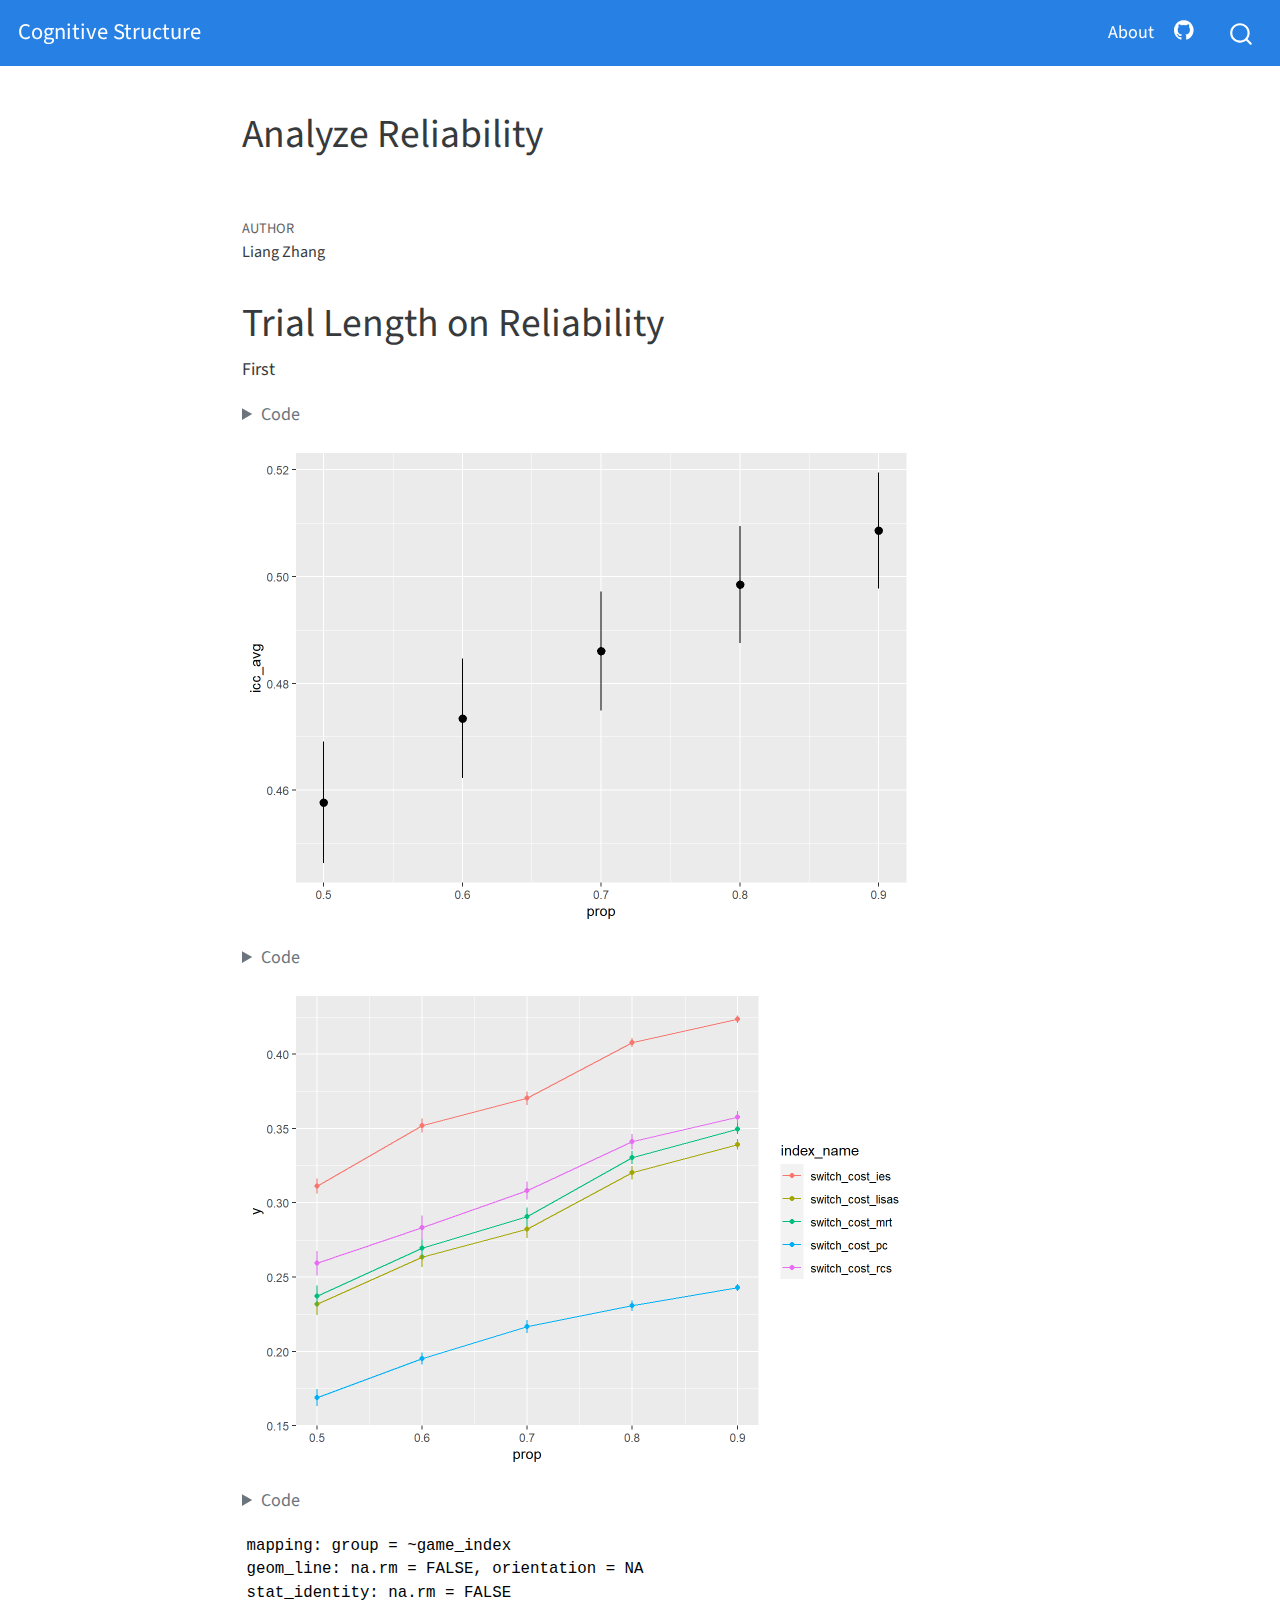
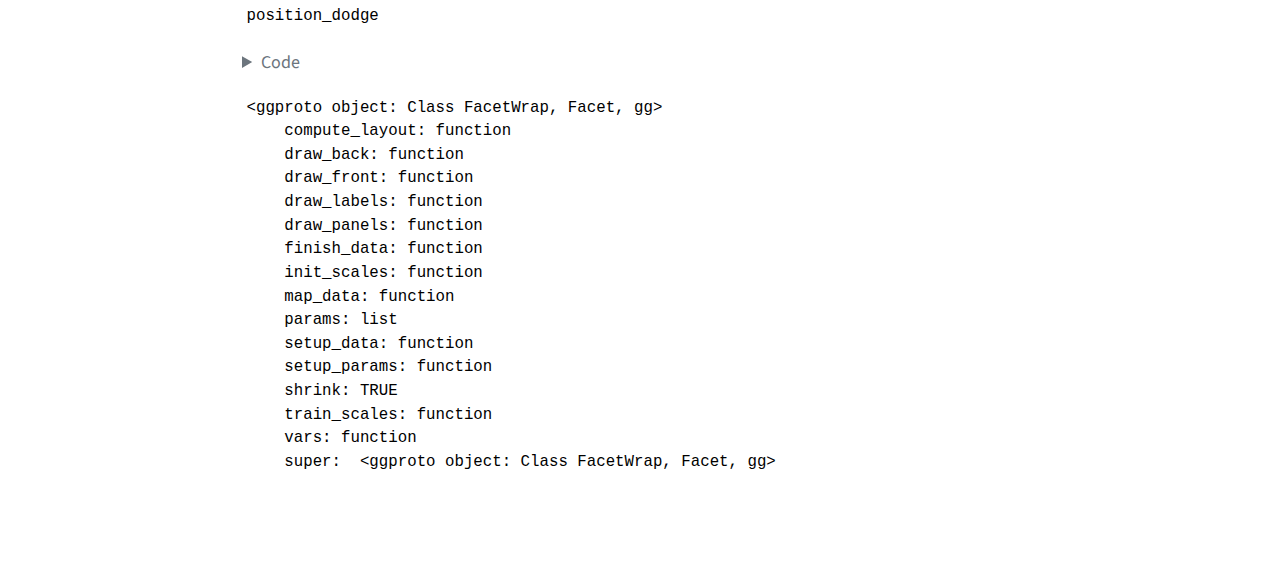
<file: docs/posts/analyze-reliability/index.html>
<!DOCTYPE html>
<html xmlns="http://www.w3.org/1999/xhtml" lang="en" xml:lang="en"><head>

<meta charset="utf-8">
<meta name="generator" content="quarto-0.9.556">

<meta name="viewport" content="width=device-width, initial-scale=1.0, user-scalable=yes">

<meta name="author" content="Liang Zhang">

<title>Cognitive Structure - Analyze Reliability</title>
<style>
code{white-space: pre-wrap;}
span.smallcaps{font-variant: small-caps;}
span.underline{text-decoration: underline;}
div.column{display: inline-block; vertical-align: top; width: 50%;}
div.hanging-indent{margin-left: 1.5em; text-indent: -1.5em;}
ul.task-list{list-style: none;}
pre > code.sourceCode { white-space: pre; position: relative; }
pre > code.sourceCode > span { display: inline-block; line-height: 1.25; }
pre > code.sourceCode > span:empty { height: 1.2em; }
.sourceCode { overflow: visible; }
code.sourceCode > span { color: inherit; text-decoration: inherit; }
div.sourceCode { margin: 1em 0; }
pre.sourceCode { margin: 0; }
@media screen {
div.sourceCode { overflow: auto; }
}
@media print {
pre > code.sourceCode { white-space: pre-wrap; }
pre > code.sourceCode > span { text-indent: -5em; padding-left: 5em; }
}
pre.numberSource code
  { counter-reset: source-line 0; }
pre.numberSource code > span
  { position: relative; left: -4em; counter-increment: source-line; }
pre.numberSource code > span > a:first-child::before
  { content: counter(source-line);
    position: relative; left: -1em; text-align: right; vertical-align: baseline;
    border: none; display: inline-block;
    -webkit-touch-callout: none; -webkit-user-select: none;
    -khtml-user-select: none; -moz-user-select: none;
    -ms-user-select: none; user-select: none;
    padding: 0 4px; width: 4em;
    color: #aaaaaa;
  }
pre.numberSource { margin-left: 3em; border-left: 1px solid #aaaaaa;  padding-left: 4px; }
div.sourceCode
  {   }
@media screen {
pre > code.sourceCode > span > a:first-child::before { text-decoration: underline; }
}
code span.al { color: #ff0000; font-weight: bold; } /* Alert */
code span.an { color: #60a0b0; font-weight: bold; font-style: italic; } /* Annotation */
code span.at { color: #7d9029; } /* Attribute */
code span.bn { color: #40a070; } /* BaseN */
code span.bu { } /* BuiltIn */
code span.cf { color: #007020; font-weight: bold; } /* ControlFlow */
code span.ch { color: #4070a0; } /* Char */
code span.cn { color: #880000; } /* Constant */
code span.co { color: #60a0b0; font-style: italic; } /* Comment */
code span.cv { color: #60a0b0; font-weight: bold; font-style: italic; } /* CommentVar */
code span.do { color: #ba2121; font-style: italic; } /* Documentation */
code span.dt { color: #902000; } /* DataType */
code span.dv { color: #40a070; } /* DecVal */
code span.er { color: #ff0000; font-weight: bold; } /* Error */
code span.ex { } /* Extension */
code span.fl { color: #40a070; } /* Float */
code span.fu { color: #06287e; } /* Function */
code span.im { } /* Import */
code span.in { color: #60a0b0; font-weight: bold; font-style: italic; } /* Information */
code span.kw { color: #007020; font-weight: bold; } /* Keyword */
code span.op { color: #666666; } /* Operator */
code span.ot { color: #007020; } /* Other */
code span.pp { color: #bc7a00; } /* Preprocessor */
code span.sc { color: #4070a0; } /* SpecialChar */
code span.ss { color: #bb6688; } /* SpecialString */
code span.st { color: #4070a0; } /* String */
code span.va { color: #19177c; } /* Variable */
code span.vs { color: #4070a0; } /* VerbatimString */
code span.wa { color: #60a0b0; font-weight: bold; font-style: italic; } /* Warning */
</style>


<script src="../../site_libs/quarto-nav/quarto-nav.js"></script>
<script src="../../site_libs/quarto-nav/headroom.min.js"></script>
<script src="../../site_libs/clipboard/clipboard.min.js"></script>
<script src="../../site_libs/quarto-search/autocomplete.umd.js"></script>
<script src="../../site_libs/quarto-search/fuse.min.js"></script>
<script src="../../site_libs/quarto-search/quarto-search.js"></script>
<meta name="quarto:offset" content="../../">
<script src="../../site_libs/quarto-html/quarto.js"></script>
<script src="../../site_libs/quarto-html/popper.min.js"></script>
<script src="../../site_libs/quarto-html/tippy.umd.min.js"></script>
<script src="../../site_libs/quarto-html/anchor.min.js"></script>
<link href="../../site_libs/quarto-html/tippy.css" rel="stylesheet">
<link href="../../site_libs/quarto-html/quarto-syntax-highlighting.css" rel="stylesheet" id="quarto-text-highlighting-styles">
<script src="../../site_libs/bootstrap/bootstrap.min.js"></script>
<link href="../../site_libs/bootstrap/bootstrap-icons.css" rel="stylesheet">
<link href="../../site_libs/bootstrap/bootstrap.min.css" rel="stylesheet">
<script id="quarto-search-options" type="application/json">{
  "location": "navbar",
  "copy-button": false,
  "collapse-after": 3,
  "panel-placement": "end",
  "type": "overlay",
  "limit": 20,
  "language": {
    "search-no-results-text": "No results",
    "search-matching-documents-text": "matching documents",
    "search-copy-link-title": "Copy link to search",
    "search-hide-matches-text": "Hide additional matches",
    "search-more-match-text": "more match in this document",
    "search-more-matches-text": "more matches in this document",
    "search-clear-button-title": "Clear",
    "search-detached-cancel-button-title": "Cancel",
    "search-submit-button-title": "Submit"
  }
}</script>


<link rel="stylesheet" href="../../styles.css">
</head>

<body class="nav-fixed fullcontent">

<div id="quarto-search-results"></div>
  <header id="quarto-header" class="headroom fixed-top">
    <nav class="navbar navbar-expand-lg navbar-dark ">
      <div class="navbar-container container-fluid">
      <a class="navbar-brand" href="../../index.html">
    <span class="navbar-title">Cognitive Structure</span>
  </a>
          <button class="navbar-toggler" type="button" data-bs-toggle="collapse" data-bs-target="#navbarCollapse" aria-controls="navbarCollapse" aria-expanded="false" aria-label="Toggle navigation" onclick="if (window.quartoToggleHeadroom) { window.quartoToggleHeadroom(); }">
  <span class="navbar-toggler-icon"></span>
</button>
          <div class="collapse navbar-collapse" id="navbarCollapse">
            <ul class="navbar-nav navbar-nav-scroll ms-auto">
  <li class="nav-item">
    <a class="nav-link" href="../../about.html">About</a>
  </li>  
  <li class="nav-item compact">
    <a class="nav-link" href="https://github.com/psychelzh/cogstruct-dev"><i class="bi bi-github" role="img">
</i> 
 </a>
  </li>  
</ul>
              <div id="quarto-search" class="" title="Search"></div>
          </div> <!-- /navcollapse -->
      </div> <!-- /container-fluid -->
    </nav>
</header>
<!-- content -->
<header id="title-block-header" class="quarto-title-block default page-columns page-full">
  <div class="quarto-title-banner page-columns page-full">
    <div class="quarto-title column-body">
      <h1 class="title">Analyze Reliability</h1>
                      </div>
  </div>
    
  
  <div class="quarto-title-meta">

      <div>
      <div class="quarto-title-meta-heading">Author</div>
      <div class="quarto-title-meta-contents">
               <p>Liang Zhang </p>
            </div>
    </div>
      
      
    </div>
    
  
  </header><div id="quarto-content" class="quarto-container page-columns page-rows-contents page-layout-article page-navbar">
<!-- sidebar -->
<!-- margin-sidebar -->
    
<!-- main -->
<main class="content quarto-banner-title-block" id="quarto-document-content">




<section id="trial-length-on-reliability" class="level1">
<h1>Trial Length on Reliability</h1>
<p>First</p>
<div class="cell">
<details>
<summary>Code</summary>
<div class="sourceCode cell-code" id="cb1"><pre class="sourceCode r code-with-copy"><code class="sourceCode r"><span id="cb1-1"><a href="#cb1-1" aria-hidden="true" tabindex="-1"></a>targets<span class="sc">::</span><span class="fu">tar_load</span>(rel_var_len)</span>
<span id="cb1-2"><a href="#cb1-2" aria-hidden="true" tabindex="-1"></a>rel_var_len <span class="sc">|&gt;</span> </span>
<span id="cb1-3"><a href="#cb1-3" aria-hidden="true" tabindex="-1"></a>  <span class="fu">group_by</span>(game_name, game_name_abbr, prop, index_name) <span class="sc">|&gt;</span> </span>
<span id="cb1-4"><a href="#cb1-4" aria-hidden="true" tabindex="-1"></a>  <span class="fu">summarise</span>(<span class="at">icc_avg =</span> <span class="fu">mean</span>(icc), <span class="at">.groups =</span> <span class="st">"drop"</span>) <span class="sc">|&gt;</span> </span>
<span id="cb1-5"><a href="#cb1-5" aria-hidden="true" tabindex="-1"></a>  <span class="fu">ggplot</span>(<span class="fu">aes</span>(prop, icc_avg)) <span class="sc">+</span></span>
<span id="cb1-6"><a href="#cb1-6" aria-hidden="true" tabindex="-1"></a>  <span class="fu">stat_summary</span>()</span></code><button title="Copy to Clipboard" class="code-copy-button"><i class="bi"></i></button></pre></div>
</details>
<div class="cell-output-display">
<p><img src="index_files/figure-html/unnamed-chunk-2-1.png" class="img-fluid" width="672"></p>
</div>
<details>
<summary>Code</summary>
<div class="sourceCode cell-code" id="cb2"><pre class="sourceCode r code-with-copy"><code class="sourceCode r"><span id="cb2-1"><a href="#cb2-1" aria-hidden="true" tabindex="-1"></a>rel_var_len <span class="sc">|&gt;</span> </span>
<span id="cb2-2"><a href="#cb2-2" aria-hidden="true" tabindex="-1"></a>  <span class="fu">filter</span>(</span>
<span id="cb2-3"><a href="#cb2-3" aria-hidden="true" tabindex="-1"></a>    game_name <span class="sc">==</span> <span class="st">"卡片分类PRO"</span>, </span>
<span id="cb2-4"><a href="#cb2-4" aria-hidden="true" tabindex="-1"></a>    <span class="fu">str_detect</span>(index_name, <span class="st">"switch_cost"</span>)</span>
<span id="cb2-5"><a href="#cb2-5" aria-hidden="true" tabindex="-1"></a>  ) <span class="sc">|&gt;</span> </span>
<span id="cb2-6"><a href="#cb2-6" aria-hidden="true" tabindex="-1"></a>  <span class="fu">group_by</span>(game_name, game_name_abbr, prop, index_name) <span class="sc">|&gt;</span> </span>
<span id="cb2-7"><a href="#cb2-7" aria-hidden="true" tabindex="-1"></a>  <span class="fu">summarise</span>(<span class="fu">mean_se</span>(icc), <span class="at">.groups =</span> <span class="st">"drop"</span>) <span class="sc">|&gt;</span> </span>
<span id="cb2-8"><a href="#cb2-8" aria-hidden="true" tabindex="-1"></a>  <span class="co"># unite("game_index", game_name_abbr, index_name) |&gt; </span></span>
<span id="cb2-9"><a href="#cb2-9" aria-hidden="true" tabindex="-1"></a>  <span class="fu">ggplot</span>(<span class="fu">aes</span>(prop, y, <span class="at">color =</span> index_name)) <span class="sc">+</span></span>
<span id="cb2-10"><a href="#cb2-10" aria-hidden="true" tabindex="-1"></a>  <span class="fu">geom_line</span>() <span class="sc">+</span></span>
<span id="cb2-11"><a href="#cb2-11" aria-hidden="true" tabindex="-1"></a>  <span class="fu">geom_point</span>() <span class="sc">+</span></span>
<span id="cb2-12"><a href="#cb2-12" aria-hidden="true" tabindex="-1"></a>  <span class="fu">geom_errorbar</span>(</span>
<span id="cb2-13"><a href="#cb2-13" aria-hidden="true" tabindex="-1"></a>    <span class="fu">aes</span>(<span class="at">ymax =</span> ymax, <span class="at">ymin =</span> ymin),</span>
<span id="cb2-14"><a href="#cb2-14" aria-hidden="true" tabindex="-1"></a>    <span class="at">width =</span> <span class="dv">0</span></span>
<span id="cb2-15"><a href="#cb2-15" aria-hidden="true" tabindex="-1"></a>  )</span></code><button title="Copy to Clipboard" class="code-copy-button"><i class="bi"></i></button></pre></div>
</details>
<div class="cell-output-display">
<p><img src="index_files/figure-html/unnamed-chunk-2-2.png" class="img-fluid" width="672"></p>
</div>
<details>
<summary>Code</summary>
<div class="sourceCode cell-code" id="cb3"><pre class="sourceCode r code-with-copy"><code class="sourceCode r"><span id="cb3-1"><a href="#cb3-1" aria-hidden="true" tabindex="-1"></a><span class="fu">geom_line</span>(<span class="fu">aes</span>(<span class="at">group =</span> game_index), <span class="at">position =</span> <span class="fu">position_dodge</span>(<span class="at">width =</span> <span class="fl">0.1</span>))</span></code><button title="Copy to Clipboard" class="code-copy-button"><i class="bi"></i></button></pre></div>
</details>
<div class="cell-output cell-output-stdout">
<pre><code>mapping: group = ~game_index 
geom_line: na.rm = FALSE, orientation = NA
stat_identity: na.rm = FALSE
position_dodge </code></pre>
</div>
<details>
<summary>Code</summary>
<div class="sourceCode cell-code" id="cb5"><pre class="sourceCode r code-with-copy"><code class="sourceCode r"><span id="cb5-1"><a href="#cb5-1" aria-hidden="true" tabindex="-1"></a><span class="fu">facet_wrap</span>(<span class="sc">~</span> game_name)</span></code><button title="Copy to Clipboard" class="code-copy-button"><i class="bi"></i></button></pre></div>
</details>
<div class="cell-output cell-output-stdout">
<pre><code>&lt;ggproto object: Class FacetWrap, Facet, gg&gt;
    compute_layout: function
    draw_back: function
    draw_front: function
    draw_labels: function
    draw_panels: function
    finish_data: function
    init_scales: function
    map_data: function
    params: list
    setup_data: function
    setup_params: function
    shrink: TRUE
    train_scales: function
    vars: function
    super:  &lt;ggproto object: Class FacetWrap, Facet, gg&gt;</code></pre>
</div>
</div>


</section>

</main> <!-- /main -->
<script id="quarto-html-after-body" type="application/javascript">
window.document.addEventListener("DOMContentLoaded", function (event) {
  const icon = "";
  const anchorJS = new window.AnchorJS();
  anchorJS.options = {
    placement: 'right',
    icon: icon
  };
  anchorJS.add('.anchored');
  const clipboard = new window.ClipboardJS('.code-copy-button', {
    target: function(trigger) {
      return trigger.previousElementSibling;
    }
  });
  clipboard.on('success', function(e) {
    // button target
    const button = e.trigger;
    // don't keep focus
    button.blur();
    // flash "checked"
    button.classList.add('code-copy-button-checked');
    var currentTitle = button.getAttribute("title");
    button.setAttribute("title", "Copied!");
    setTimeout(function() {
      button.setAttribute("title", currentTitle);
      button.classList.remove('code-copy-button-checked');
    }, 1000);
    // clear code selection
    e.clearSelection();
  });
  function tippyHover(el, contentFn) {
    const config = {
      allowHTML: true,
      content: contentFn,
      maxWidth: 500,
      delay: 100,
      arrow: false,
      appendTo: function(el) {
          return el.parentElement;
      },
      interactive: true,
      interactiveBorder: 10,
      theme: 'quarto',
      placement: 'bottom-start'
    };
    window.tippy(el, config); 
  }
  const noterefs = window.document.querySelectorAll('a[role="doc-noteref"]');
  for (var i=0; i<noterefs.length; i++) {
    const ref = noterefs[i];
    tippyHover(ref, function() {
      let href = ref.getAttribute('href');
      try { href = new URL(href).hash; } catch {}
      const id = href.replace(/^#\/?/, "");
      const note = window.document.getElementById(id);
      return note.innerHTML;
    });
  }
  var bibliorefs = window.document.querySelectorAll('a[role="doc-biblioref"]');
  for (var i=0; i<bibliorefs.length; i++) {
    const ref = bibliorefs[i];
    const cites = ref.parentNode.getAttribute('data-cites').split(' ');
    tippyHover(ref, function() {
      var popup = window.document.createElement('div');
      cites.forEach(function(cite) {
        var citeDiv = window.document.createElement('div');
        citeDiv.classList.add('hanging-indent');
        citeDiv.classList.add('csl-entry');
        var biblioDiv = window.document.getElementById('ref-' + cite);
        if (biblioDiv) {
          citeDiv.innerHTML = biblioDiv.innerHTML;
        }
        popup.appendChild(citeDiv);
      });
      return popup.innerHTML;
    });
  }
});
</script>
</div> <!-- /content -->



</body></html>
</file>
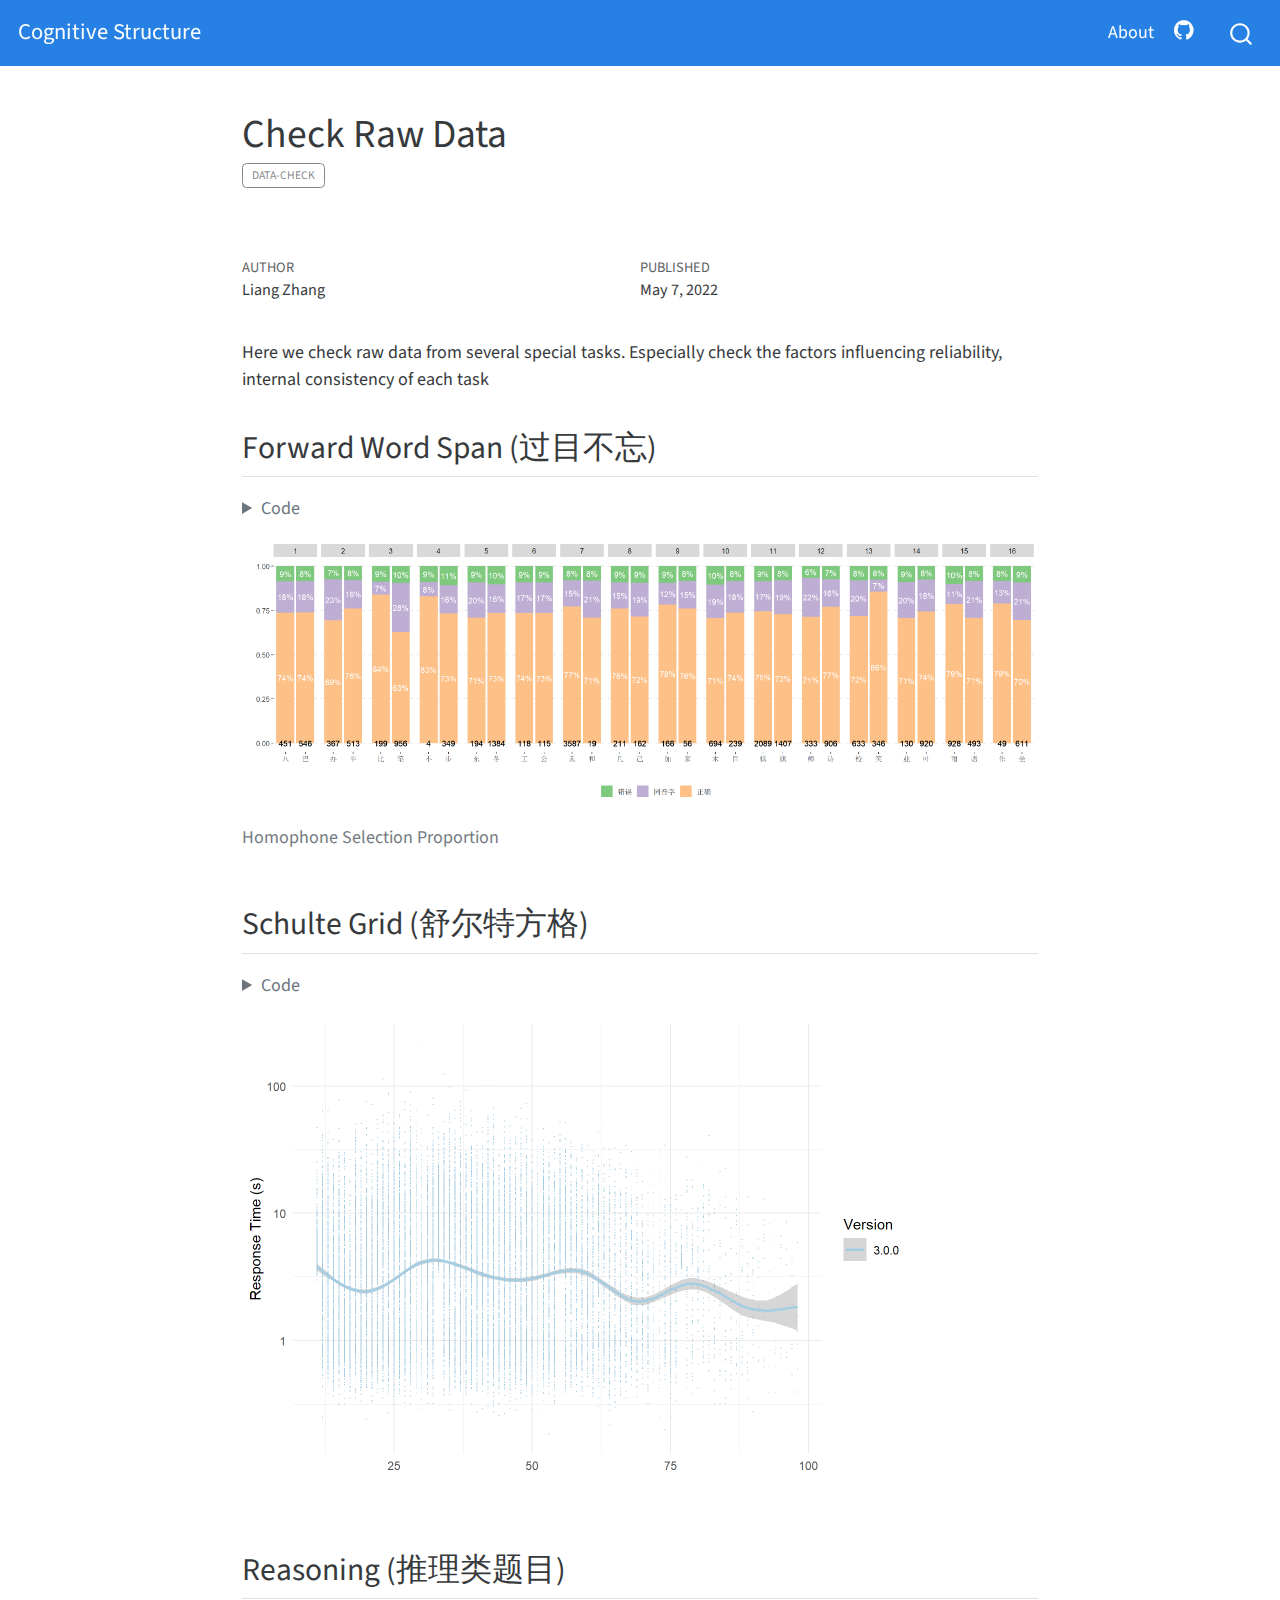
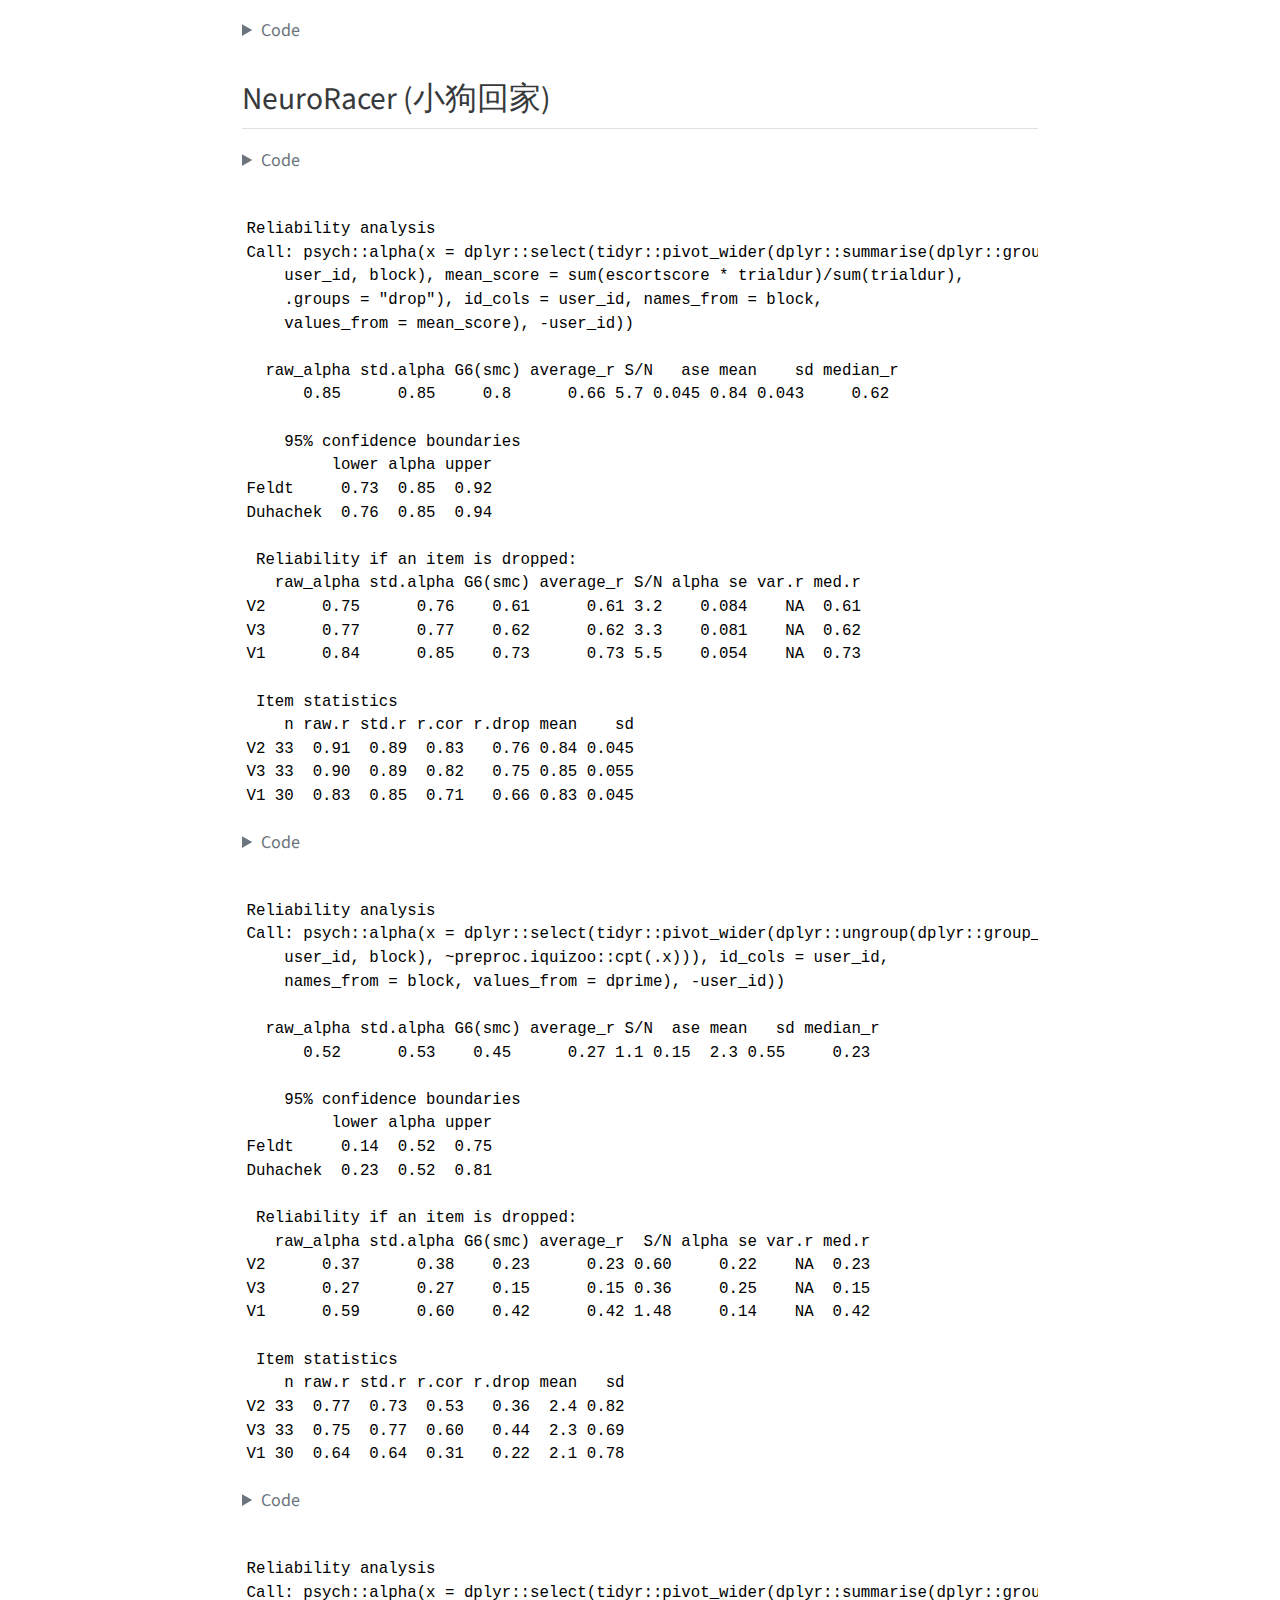
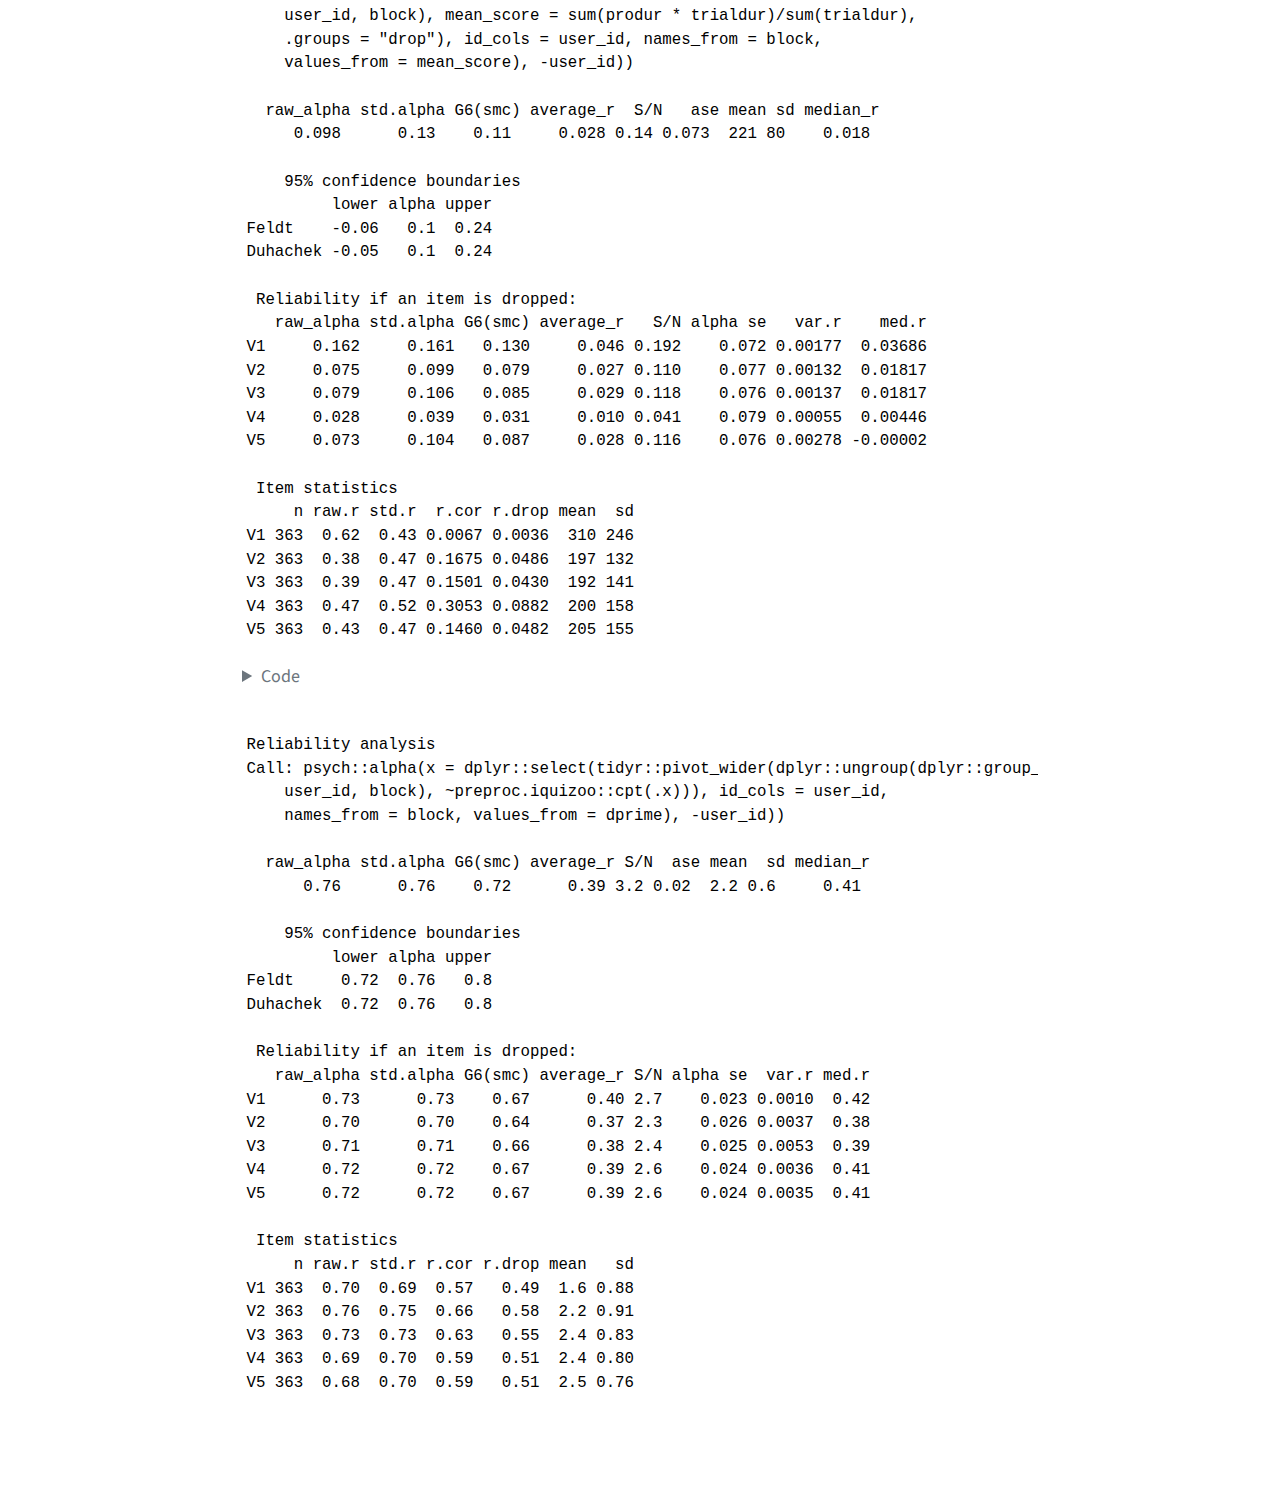
<file: docs/posts/check-raw-data/index.html>
<!DOCTYPE html>
<html xmlns="http://www.w3.org/1999/xhtml" lang="en" xml:lang="en"><head>

<meta charset="utf-8">
<meta name="generator" content="quarto-0.9.411">

<meta name="viewport" content="width=device-width, initial-scale=1.0, user-scalable=yes">

<meta name="author" content="Liang Zhang">
<meta name="dcterms.date" content="2022-05-07">

<title>Cognitive Structure - Check Raw Data</title>
<style>
code{white-space: pre-wrap;}
span.smallcaps{font-variant: small-caps;}
span.underline{text-decoration: underline;}
div.column{display: inline-block; vertical-align: top; width: 50%;}
div.hanging-indent{margin-left: 1.5em; text-indent: -1.5em;}
ul.task-list{list-style: none;}
pre > code.sourceCode { white-space: pre; position: relative; }
pre > code.sourceCode > span { display: inline-block; line-height: 1.25; }
pre > code.sourceCode > span:empty { height: 1.2em; }
.sourceCode { overflow: visible; }
code.sourceCode > span { color: inherit; text-decoration: inherit; }
div.sourceCode { margin: 1em 0; }
pre.sourceCode { margin: 0; }
@media screen {
div.sourceCode { overflow: auto; }
}
@media print {
pre > code.sourceCode { white-space: pre-wrap; }
pre > code.sourceCode > span { text-indent: -5em; padding-left: 5em; }
}
pre.numberSource code
  { counter-reset: source-line 0; }
pre.numberSource code > span
  { position: relative; left: -4em; counter-increment: source-line; }
pre.numberSource code > span > a:first-child::before
  { content: counter(source-line);
    position: relative; left: -1em; text-align: right; vertical-align: baseline;
    border: none; display: inline-block;
    -webkit-touch-callout: none; -webkit-user-select: none;
    -khtml-user-select: none; -moz-user-select: none;
    -ms-user-select: none; user-select: none;
    padding: 0 4px; width: 4em;
    color: #aaaaaa;
  }
pre.numberSource { margin-left: 3em; border-left: 1px solid #aaaaaa;  padding-left: 4px; }
div.sourceCode
  {   }
@media screen {
pre > code.sourceCode > span > a:first-child::before { text-decoration: underline; }
}
code span.al { color: #ff0000; font-weight: bold; } /* Alert */
code span.an { color: #60a0b0; font-weight: bold; font-style: italic; } /* Annotation */
code span.at { color: #7d9029; } /* Attribute */
code span.bn { color: #40a070; } /* BaseN */
code span.bu { } /* BuiltIn */
code span.cf { color: #007020; font-weight: bold; } /* ControlFlow */
code span.ch { color: #4070a0; } /* Char */
code span.cn { color: #880000; } /* Constant */
code span.co { color: #60a0b0; font-style: italic; } /* Comment */
code span.cv { color: #60a0b0; font-weight: bold; font-style: italic; } /* CommentVar */
code span.do { color: #ba2121; font-style: italic; } /* Documentation */
code span.dt { color: #902000; } /* DataType */
code span.dv { color: #40a070; } /* DecVal */
code span.er { color: #ff0000; font-weight: bold; } /* Error */
code span.ex { } /* Extension */
code span.fl { color: #40a070; } /* Float */
code span.fu { color: #06287e; } /* Function */
code span.im { } /* Import */
code span.in { color: #60a0b0; font-weight: bold; font-style: italic; } /* Information */
code span.kw { color: #007020; font-weight: bold; } /* Keyword */
code span.op { color: #666666; } /* Operator */
code span.ot { color: #007020; } /* Other */
code span.pp { color: #bc7a00; } /* Preprocessor */
code span.sc { color: #4070a0; } /* SpecialChar */
code span.ss { color: #bb6688; } /* SpecialString */
code span.st { color: #4070a0; } /* String */
code span.va { color: #19177c; } /* Variable */
code span.vs { color: #4070a0; } /* VerbatimString */
code span.wa { color: #60a0b0; font-weight: bold; font-style: italic; } /* Warning */
</style>

<script src="../../site_libs/quarto-nav/quarto-nav.js"></script>
<script src="../../site_libs/quarto-nav/headroom.min.js"></script>
<script src="../../site_libs/clipboard/clipboard.min.js"></script>
<meta name="quarto:offset" content="../../">
<script src="../../site_libs/quarto-search/autocomplete.umd.js"></script>
<script src="../../site_libs/quarto-search/fuse.min.js"></script>
<script src="../../site_libs/quarto-search/quarto-search.js"></script>
<script src="../../site_libs/quarto-html/quarto.js"></script>
<script src="../../site_libs/quarto-html/popper.min.js"></script>
<script src="../../site_libs/quarto-html/tippy.umd.min.js"></script>
<script src="../../site_libs/quarto-html/anchor.min.js"></script>
<link href="../../site_libs/quarto-html/tippy.css" rel="stylesheet">
<link id="quarto-text-highlighting-styles" href="../../site_libs/quarto-html/quarto-syntax-highlighting.css" rel="stylesheet">
<script src="../../site_libs/bootstrap/bootstrap.min.js"></script>
<link href="../../site_libs/bootstrap/bootstrap-icons.css" rel="stylesheet">
<link href="../../site_libs/bootstrap/bootstrap.min.css" rel="stylesheet">
<script id="quarto-search-options" type="application/json">{
  "location": "navbar",
  "copy-button": false,
  "collapse-after": 3,
  "panel-placement": "end",
  "type": "overlay",
  "limit": 20,
  "language": {
    "search-no-results-text": "No results",
    "search-matching-documents-text": "matching documents",
    "search-copy-link-title": "Copy link to search",
    "search-hide-matches-text": "Hide additional matches",
    "search-more-match-text": "more match in this document",
    "search-more-matches-text": "more matches in this document",
    "search-clear-button-title": "Clear",
    "search-detached-cancel-button-title": "Cancel",
    "search-submit-button-title": "Submit"
  }
}</script>


<link rel="stylesheet" href="../../styles.css">
</head>

<body class="nav-fixed fullcontent">

<div id="quarto-search-results"></div>
  <header id="quarto-header" class="headroom fixed-top">
    <nav class="navbar navbar-expand-lg navbar-dark ">
      <div class="navbar-container container-fluid">
      <a class="navbar-brand" href="../../index.html">
    <span class="navbar-title">Cognitive Structure</span>
  </a>
          <button class="navbar-toggler" type="button" data-bs-toggle="collapse" data-bs-target="#navbarCollapse" aria-controls="navbarCollapse" aria-expanded="false" aria-label="Toggle navigation" onclick="if (window.quartoToggleHeadroom) { window.quartoToggleHeadroom(); }">
  <span class="navbar-toggler-icon"></span>
</button>
          <div class="collapse navbar-collapse" id="navbarCollapse">
            <ul class="navbar-nav navbar-nav-scroll ms-auto">
  <li class="nav-item">
    <a class="nav-link" href="../../about.html">About</a>
  </li>  
  <li class="nav-item compact">
    <a class="nav-link" href="https://github.com/psychelzh/cogstruct-dev"><i class="bi bi-github" role="img">
</i> 
 </a>
  </li>  
</ul>
              <div id="quarto-search" class="" title="Search"></div>
          </div> <!-- /navcollapse -->
      </div> <!-- /container-fluid -->
    </nav>
</header>
<!-- content -->
<header id="title-block-header" class="quarto-title-block default page-columns page-full">
  <div class="quarto-title-banner page-columns page-full">
    <div class="quarto-title column-body">
      <h1 class="title">Check Raw Data</h1>
                          <div class="quarto-categories">
                <div class="quarto-category">data-check</div>
              </div>
                  </div>
  </div>
    
  



  <div class="quarto-title-meta">

      <div>
      <div class="quarto-title-meta-heading">Author</div>
      <div class="quarto-title-meta-contents">
               <p>Liang Zhang </p>
            </div>
    </div>
      
      <div>
      <div class="quarto-title-meta-heading">Published</div>
      <div class="quarto-title-meta-contents">
        <p class="date">May 7, 2022</p>
      </div>
    </div>
      
    </div>
    
  
  </header><div id="quarto-content" class="quarto-container page-columns page-rows-contents page-layout-article page-navbar">
<!-- sidebar -->
<!-- margin-sidebar -->
    
<!-- main -->
<main class="content quarto-banner-title-block" id="quarto-document-content">




<p>Here we check raw data from several special tasks. Especially check the factors influencing reliability, internal consistency of each task</p>
<section id="forward-word-span-过目不忘" class="level2">
<h2 class="anchored" data-anchor-id="forward-word-span-过目不忘">Forward Word Span (过目不忘)</h2>
<div class="cell" data-hash="index_cache/html/unnamed-chunk-2_9b752102ac5454a2ac8cc881f93e336b">
<details>
<summary>Code</summary>
<div class="sourceCode cell-code" id="cb1"><pre class="sourceCode r code-with-copy"><code class="sourceCode r"><span id="cb1-1"><a href="#cb1-1" aria-hidden="true" tabindex="-1"></a>targets<span class="sc">::</span><span class="fu">tar_load</span>(data_valid_FWSPro, <span class="at">store =</span> here<span class="sc">::</span><span class="fu">here</span>(<span class="st">"preproc/_targets"</span>))</span>
<span id="cb1-2"><a href="#cb1-2" aria-hidden="true" tabindex="-1"></a>chrs_freq <span class="ot">&lt;-</span> <span class="fu">read_tsv</span>(<span class="st">"CharFreq.txt"</span>, <span class="at">skip =</span> <span class="dv">5</span>)</span>
<span id="cb1-3"><a href="#cb1-3" aria-hidden="true" tabindex="-1"></a>chrs_used <span class="ot">&lt;-</span> readxl<span class="sc">::</span><span class="fu">read_excel</span>(<span class="st">"过目不忘-汉字库.xlsx"</span>) <span class="sc">|&gt;</span></span>
<span id="cb1-4"><a href="#cb1-4" aria-hidden="true" tabindex="-1"></a>  <span class="fu">left_join</span>(chrs_freq, <span class="at">by =</span> <span class="st">"汉字"</span>)</span>
<span id="cb1-5"><a href="#cb1-5" aria-hidden="true" tabindex="-1"></a>data_adj_acc <span class="ot">&lt;-</span> data_valid_FWSPro <span class="sc">|&gt;</span></span>
<span id="cb1-6"><a href="#cb1-6" aria-hidden="true" tabindex="-1"></a>  <span class="fu">unnest</span>(raw_parsed) <span class="sc">|&gt;</span></span>
<span id="cb1-7"><a href="#cb1-7" aria-hidden="true" tabindex="-1"></a>  <span class="fu">group_by</span>(user_id, game_time) <span class="sc">|&gt;</span></span>
<span id="cb1-8"><a href="#cb1-8" aria-hidden="true" tabindex="-1"></a>  <span class="fu">mutate</span>(<span class="at">trial =</span> <span class="fu">row_number</span>()) <span class="sc">|&gt;</span></span>
<span id="cb1-9"><a href="#cb1-9" aria-hidden="true" tabindex="-1"></a>  <span class="fu">ungroup</span>() <span class="sc">|&gt;</span></span>
<span id="cb1-10"><a href="#cb1-10" aria-hidden="true" tabindex="-1"></a>  <span class="fu">mutate</span>(</span>
<span id="cb1-11"><a href="#cb1-11" aria-hidden="true" tabindex="-1"></a>    <span class="fu">across</span>(</span>
<span id="cb1-12"><a href="#cb1-12" aria-hidden="true" tabindex="-1"></a>      <span class="fu">c</span>(stim, resp),</span>
<span id="cb1-13"><a href="#cb1-13" aria-hidden="true" tabindex="-1"></a>      str_split,</span>
<span id="cb1-14"><a href="#cb1-14" aria-hidden="true" tabindex="-1"></a>      <span class="at">pattern =</span> <span class="st">"-"</span></span>
<span id="cb1-15"><a href="#cb1-15" aria-hidden="true" tabindex="-1"></a>    )</span>
<span id="cb1-16"><a href="#cb1-16" aria-hidden="true" tabindex="-1"></a>  ) <span class="sc">|&gt;</span></span>
<span id="cb1-17"><a href="#cb1-17" aria-hidden="true" tabindex="-1"></a>  <span class="fu">unnest</span>(<span class="fu">c</span>(stim, resp)) <span class="sc">|&gt;</span></span>
<span id="cb1-18"><a href="#cb1-18" aria-hidden="true" tabindex="-1"></a>  <span class="fu">left_join</span>(</span>
<span id="cb1-19"><a href="#cb1-19" aria-hidden="true" tabindex="-1"></a>    <span class="fu">select</span>(chrs_used, <span class="at">stim =</span> 汉字, <span class="at">stim_id =</span> ID, <span class="at">stim_freq =</span> 序列号),</span>
<span id="cb1-20"><a href="#cb1-20" aria-hidden="true" tabindex="-1"></a>    <span class="at">by =</span> <span class="st">"stim"</span></span>
<span id="cb1-21"><a href="#cb1-21" aria-hidden="true" tabindex="-1"></a>  ) <span class="sc">|&gt;</span></span>
<span id="cb1-22"><a href="#cb1-22" aria-hidden="true" tabindex="-1"></a>  <span class="fu">left_join</span>(</span>
<span id="cb1-23"><a href="#cb1-23" aria-hidden="true" tabindex="-1"></a>    <span class="fu">select</span>(chrs_used, <span class="at">resp =</span> 汉字, <span class="at">resp_id =</span> ID),</span>
<span id="cb1-24"><a href="#cb1-24" aria-hidden="true" tabindex="-1"></a>    <span class="at">by =</span> <span class="st">"resp"</span></span>
<span id="cb1-25"><a href="#cb1-25" aria-hidden="true" tabindex="-1"></a>  ) <span class="sc">|&gt;</span></span>
<span id="cb1-26"><a href="#cb1-26" aria-hidden="true" tabindex="-1"></a>  <span class="fu">separate</span>(stim_id, <span class="fu">c</span>(<span class="st">"stim_phon"</span>, <span class="st">"stim_form"</span>), <span class="at">convert =</span> <span class="cn">TRUE</span>) <span class="sc">|&gt;</span></span>
<span id="cb1-27"><a href="#cb1-27" aria-hidden="true" tabindex="-1"></a>  <span class="fu">separate</span>(resp_id, <span class="fu">c</span>(<span class="st">"resp_phon"</span>, <span class="st">"resp_form"</span>), <span class="at">convert =</span> <span class="cn">TRUE</span>) <span class="sc">|&gt;</span></span>
<span id="cb1-28"><a href="#cb1-28" aria-hidden="true" tabindex="-1"></a>  <span class="fu">mutate</span>(</span>
<span id="cb1-29"><a href="#cb1-29" aria-hidden="true" tabindex="-1"></a>    <span class="at">acc =</span> <span class="fu">case_when</span>(</span>
<span id="cb1-30"><a href="#cb1-30" aria-hidden="true" tabindex="-1"></a>      stim <span class="sc">==</span> resp <span class="sc">~</span> <span class="st">"正确"</span>,</span>
<span id="cb1-31"><a href="#cb1-31" aria-hidden="true" tabindex="-1"></a>      stim_phon <span class="sc">==</span> resp_phon <span class="sc">~</span> <span class="st">"同音字"</span>,</span>
<span id="cb1-32"><a href="#cb1-32" aria-hidden="true" tabindex="-1"></a>      stim_phon <span class="sc">!=</span> resp_phon <span class="sc">~</span> <span class="st">"错误"</span></span>
<span id="cb1-33"><a href="#cb1-33" aria-hidden="true" tabindex="-1"></a>    )</span>
<span id="cb1-34"><a href="#cb1-34" aria-hidden="true" tabindex="-1"></a>  )</span>
<span id="cb1-35"><a href="#cb1-35" aria-hidden="true" tabindex="-1"></a>data_adj_acc <span class="sc">|&gt;</span></span>
<span id="cb1-36"><a href="#cb1-36" aria-hidden="true" tabindex="-1"></a>  <span class="fu">group_by</span>(stim, stim_phon, stim_freq, acc) <span class="sc">|&gt;</span></span>
<span id="cb1-37"><a href="#cb1-37" aria-hidden="true" tabindex="-1"></a>  <span class="fu">summarise</span>(<span class="at">n =</span> <span class="fu">n</span>(), <span class="at">.groups =</span> <span class="st">"drop_last"</span>) <span class="sc">|&gt;</span></span>
<span id="cb1-38"><a href="#cb1-38" aria-hidden="true" tabindex="-1"></a>  <span class="fu">mutate</span>(<span class="at">prop =</span> n <span class="sc">/</span> <span class="fu">sum</span>(n)) <span class="sc">|&gt;</span></span>
<span id="cb1-39"><a href="#cb1-39" aria-hidden="true" tabindex="-1"></a>  <span class="fu">ungroup</span>() <span class="sc">|&gt;</span></span>
<span id="cb1-40"><a href="#cb1-40" aria-hidden="true" tabindex="-1"></a>  <span class="fu">ggplot</span>(<span class="fu">aes</span>(stim, prop, <span class="at">fill =</span> acc)) <span class="sc">+</span></span>
<span id="cb1-41"><a href="#cb1-41" aria-hidden="true" tabindex="-1"></a>  <span class="fu">geom_bar</span>(<span class="at">stat =</span> <span class="st">"identity"</span>) <span class="sc">+</span></span>
<span id="cb1-42"><a href="#cb1-42" aria-hidden="true" tabindex="-1"></a>  <span class="fu">geom_text</span>(</span>
<span id="cb1-43"><a href="#cb1-43" aria-hidden="true" tabindex="-1"></a>    <span class="fu">aes</span>(<span class="at">label =</span> scales<span class="sc">::</span><span class="fu">label_percent</span>(<span class="at">accuracy =</span> <span class="dv">1</span>)(prop)),</span>
<span id="cb1-44"><a href="#cb1-44" aria-hidden="true" tabindex="-1"></a>    <span class="at">position =</span> <span class="fu">position_stack</span>(<span class="at">vjust =</span> <span class="fl">0.5</span>),</span>
<span id="cb1-45"><a href="#cb1-45" aria-hidden="true" tabindex="-1"></a>    <span class="at">color =</span> <span class="st">"white"</span></span>
<span id="cb1-46"><a href="#cb1-46" aria-hidden="true" tabindex="-1"></a>  ) <span class="sc">+</span></span>
<span id="cb1-47"><a href="#cb1-47" aria-hidden="true" tabindex="-1"></a>  <span class="fu">geom_text</span>(</span>
<span id="cb1-48"><a href="#cb1-48" aria-hidden="true" tabindex="-1"></a>    <span class="fu">aes</span>(<span class="at">label =</span> stim_freq),</span>
<span id="cb1-49"><a href="#cb1-49" aria-hidden="true" tabindex="-1"></a>    <span class="at">y =</span> <span class="dv">0</span></span>
<span id="cb1-50"><a href="#cb1-50" aria-hidden="true" tabindex="-1"></a>  ) <span class="sc">+</span></span>
<span id="cb1-51"><a href="#cb1-51" aria-hidden="true" tabindex="-1"></a>  <span class="fu">scale_fill_brewer</span>(<span class="at">palette =</span> <span class="st">"Accent"</span>) <span class="sc">+</span></span>
<span id="cb1-52"><a href="#cb1-52" aria-hidden="true" tabindex="-1"></a>  <span class="fu">facet_wrap</span>(<span class="sc">~</span> stim_phon, <span class="at">scales =</span> <span class="st">"free_x"</span>, <span class="at">nrow =</span> <span class="dv">1</span>) <span class="sc">+</span></span>
<span id="cb1-53"><a href="#cb1-53" aria-hidden="true" tabindex="-1"></a>  <span class="fu">labs</span>(<span class="at">x =</span> <span class="st">""</span>, <span class="at">y =</span> <span class="st">""</span>, <span class="at">fill =</span> <span class="st">""</span>) <span class="sc">+</span></span>
<span id="cb1-54"><a href="#cb1-54" aria-hidden="true" tabindex="-1"></a>  <span class="co"># scale_y_continuous(expand = c(0, 0)) +</span></span>
<span id="cb1-55"><a href="#cb1-55" aria-hidden="true" tabindex="-1"></a>  ggthemes<span class="sc">::</span><span class="fu">theme_hc</span>() <span class="sc">+</span></span>
<span id="cb1-56"><a href="#cb1-56" aria-hidden="true" tabindex="-1"></a>  <span class="fu">theme</span>(</span>
<span id="cb1-57"><a href="#cb1-57" aria-hidden="true" tabindex="-1"></a>    <span class="at">axis.text.x =</span> <span class="fu">element_text</span>(<span class="at">family =</span> <span class="st">"SimHei"</span>),</span>
<span id="cb1-58"><a href="#cb1-58" aria-hidden="true" tabindex="-1"></a>    <span class="at">legend.text =</span> <span class="fu">element_text</span>(<span class="at">family =</span> <span class="st">"SimHei"</span>)</span>
<span id="cb1-59"><a href="#cb1-59" aria-hidden="true" tabindex="-1"></a>  )</span></code><button title="Copy to Clipboard" class="code-copy-button"><i class="bi"></i></button></pre></div>
</details>
<div class="cell-output-display">
<div class="quarto-figure quarto-figure-center">
<figure class="figure">
<p><img src="index_files/figure-html/unnamed-chunk-2-1.png" class="img-fluid figure-img" width="1440"></p>
<p></p><figcaption aria-hidden="true" class="figure-caption">Homophone Selection Proportion</figcaption><p></p>
</figure>
</div>
</div>
</div>
</section>
<section id="schulte-grid-舒尔特方格" class="level2">
<h2 class="anchored" data-anchor-id="schulte-grid-舒尔特方格">Schulte Grid (舒尔特方格)</h2>
<div class="cell">
<details>
<summary>Code</summary>
<div class="sourceCode cell-code" id="cb2"><pre class="sourceCode r code-with-copy"><code class="sourceCode r"><span id="cb2-1"><a href="#cb2-1" aria-hidden="true" tabindex="-1"></a>targets<span class="sc">::</span><span class="fu">tar_load</span>(data_valid_SchulteMed, <span class="at">store =</span> here<span class="sc">::</span><span class="fu">here</span>(<span class="st">"preproc/_targets"</span>))</span>
<span id="cb2-2"><a href="#cb2-2" aria-hidden="true" tabindex="-1"></a>rt_by_resp <span class="ot">&lt;-</span> data_valid_SchulteMed <span class="sc">|&gt;</span></span>
<span id="cb2-3"><a href="#cb2-3" aria-hidden="true" tabindex="-1"></a>  <span class="fu">mutate</span>(</span>
<span id="cb2-4"><a href="#cb2-4" aria-hidden="true" tabindex="-1"></a>    <span class="at">raw_parsed =</span> <span class="fu">map</span>(</span>
<span id="cb2-5"><a href="#cb2-5" aria-hidden="true" tabindex="-1"></a>      raw_parsed,</span>
<span id="cb2-6"><a href="#cb2-6" aria-hidden="true" tabindex="-1"></a>      <span class="sc">~</span> . <span class="sc">|&gt;</span> <span class="fu">mutate</span>(<span class="at">resp =</span> <span class="fu">as.integer</span>(resp))</span>
<span id="cb2-7"><a href="#cb2-7" aria-hidden="true" tabindex="-1"></a>    )</span>
<span id="cb2-8"><a href="#cb2-8" aria-hidden="true" tabindex="-1"></a>  ) <span class="sc">|&gt;</span></span>
<span id="cb2-9"><a href="#cb2-9" aria-hidden="true" tabindex="-1"></a>  <span class="fu">unnest</span>(raw_parsed) <span class="sc">|&gt;</span></span>
<span id="cb2-10"><a href="#cb2-10" aria-hidden="true" tabindex="-1"></a>  <span class="fu">group_by</span>(user_id, game_time) <span class="sc">|&gt;</span></span>
<span id="cb2-11"><a href="#cb2-11" aria-hidden="true" tabindex="-1"></a>  <span class="fu">mutate</span>(<span class="at">resp_adj =</span> <span class="fu">ifelse</span>(acc <span class="sc">==</span> <span class="dv">0</span>, <span class="cn">NA</span>, resp)) <span class="sc">|&gt;</span></span>
<span id="cb2-12"><a href="#cb2-12" aria-hidden="true" tabindex="-1"></a>  <span class="fu">fill</span>(resp_adj, <span class="at">.direction =</span> <span class="st">"up"</span>) <span class="sc">|&gt;</span></span>
<span id="cb2-13"><a href="#cb2-13" aria-hidden="true" tabindex="-1"></a>  <span class="fu">ungroup</span>() <span class="sc">|&gt;</span></span>
<span id="cb2-14"><a href="#cb2-14" aria-hidden="true" tabindex="-1"></a>  <span class="fu">drop_na</span>() <span class="sc">|&gt;</span></span>
<span id="cb2-15"><a href="#cb2-15" aria-hidden="true" tabindex="-1"></a>  <span class="fu">group_by</span>(user_id, game_version, game_time, resp_adj) <span class="sc">|&gt;</span></span>
<span id="cb2-16"><a href="#cb2-16" aria-hidden="true" tabindex="-1"></a>  <span class="fu">summarise</span>(<span class="at">rt =</span> <span class="fu">sum</span>(rt) <span class="sc">/</span> <span class="dv">1000</span>, <span class="at">.groups =</span> <span class="st">"drop"</span>) <span class="sc">|&gt;</span></span>
<span id="cb2-17"><a href="#cb2-17" aria-hidden="true" tabindex="-1"></a>  <span class="fu">filter</span>(rt <span class="sc">&lt;</span> <span class="dv">300</span>)</span>
<span id="cb2-18"><a href="#cb2-18" aria-hidden="true" tabindex="-1"></a>rt_by_resp <span class="sc">|&gt;</span></span>
<span id="cb2-19"><a href="#cb2-19" aria-hidden="true" tabindex="-1"></a>  <span class="fu">ggplot</span>(<span class="fu">aes</span>(resp_adj, rt, <span class="at">color =</span> game_version)) <span class="sc">+</span></span>
<span id="cb2-20"><a href="#cb2-20" aria-hidden="true" tabindex="-1"></a>  <span class="fu">geom_point</span>(<span class="at">shape =</span> <span class="st">"."</span>) <span class="sc">+</span></span>
<span id="cb2-21"><a href="#cb2-21" aria-hidden="true" tabindex="-1"></a>  <span class="fu">geom_smooth</span>() <span class="sc">+</span></span>
<span id="cb2-22"><a href="#cb2-22" aria-hidden="true" tabindex="-1"></a>  <span class="fu">scale_y_log10</span>() <span class="sc">+</span></span>
<span id="cb2-23"><a href="#cb2-23" aria-hidden="true" tabindex="-1"></a>  <span class="fu">scale_color_brewer</span>(<span class="at">palette =</span> <span class="st">"Paired"</span>) <span class="sc">+</span></span>
<span id="cb2-24"><a href="#cb2-24" aria-hidden="true" tabindex="-1"></a>  <span class="fu">labs</span>(<span class="at">x =</span> <span class="st">""</span>, <span class="at">y =</span> <span class="st">"Response Time (s)"</span>, <span class="at">color =</span> <span class="st">"Version"</span>) <span class="sc">+</span></span>
<span id="cb2-25"><a href="#cb2-25" aria-hidden="true" tabindex="-1"></a>  <span class="fu">theme_minimal</span>()</span></code><button title="Copy to Clipboard" class="code-copy-button"><i class="bi"></i></button></pre></div>
</details>
<div class="cell-output-display">
<p><img src="index_files/figure-html/unnamed-chunk-3-1.png" class="img-fluid" width="672"></p>
</div>
</div>
</section>
<section id="reasoning-推理类题目" class="level2">
<h2 class="anchored" data-anchor-id="reasoning-推理类题目">Reasoning (推理类题目)</h2>
<div class="cell">
<details>
<summary>Code</summary>
<div class="sourceCode cell-code" id="cb3"><pre class="sourceCode r code-with-copy"><code class="sourceCode r"><span id="cb3-1"><a href="#cb3-1" aria-hidden="true" tabindex="-1"></a>targets<span class="sc">::</span><span class="fu">tar_load</span>(data_valid_DRA, <span class="at">store =</span> here<span class="sc">::</span><span class="fu">here</span>(<span class="st">"preproc/_targets"</span>))</span>
<span id="cb3-2"><a href="#cb3-2" aria-hidden="true" tabindex="-1"></a>data_valid_DRA <span class="sc">|&gt;</span></span>
<span id="cb3-3"><a href="#cb3-3" aria-hidden="true" tabindex="-1"></a>  <span class="fu">filter</span>(course_name <span class="sc">==</span> <span class="st">"清华大学认知实验D"</span>) <span class="sc">|&gt;</span></span>
<span id="cb3-4"><a href="#cb3-4" aria-hidden="true" tabindex="-1"></a>  <span class="fu">unnest</span>(raw_parsed) <span class="sc">|&gt;</span></span>
<span id="cb3-5"><a href="#cb3-5" aria-hidden="true" tabindex="-1"></a>  <span class="fu">mutate</span>(<span class="at">item =</span> <span class="fu">as.numeric</span>(<span class="fu">as_factor</span>(itemid))) <span class="sc">|&gt;</span></span>
<span id="cb3-6"><a href="#cb3-6" aria-hidden="true" tabindex="-1"></a>  <span class="co"># group_by(item) |&gt;</span></span>
<span id="cb3-7"><a href="#cb3-7" aria-hidden="true" tabindex="-1"></a>  <span class="co"># filter(between(mean(acc == 1), 0.6, 0.9)) |&gt;</span></span>
<span id="cb3-8"><a href="#cb3-8" aria-hidden="true" tabindex="-1"></a>  <span class="co"># ungroup() |&gt;</span></span>
<span id="cb3-9"><a href="#cb3-9" aria-hidden="true" tabindex="-1"></a>  <span class="fu">filter</span>(acc <span class="sc">!=</span> <span class="sc">-</span><span class="dv">1</span>) <span class="sc">|&gt;</span></span>
<span id="cb3-10"><a href="#cb3-10" aria-hidden="true" tabindex="-1"></a>  <span class="fu">pivot_wider</span>(</span>
<span id="cb3-11"><a href="#cb3-11" aria-hidden="true" tabindex="-1"></a>    <span class="at">id_cols =</span> user_id,</span>
<span id="cb3-12"><a href="#cb3-12" aria-hidden="true" tabindex="-1"></a>    <span class="at">names_from =</span> item,</span>
<span id="cb3-13"><a href="#cb3-13" aria-hidden="true" tabindex="-1"></a>    <span class="at">values_from =</span> acc</span>
<span id="cb3-14"><a href="#cb3-14" aria-hidden="true" tabindex="-1"></a>  ) <span class="sc">|&gt;</span></span>
<span id="cb3-15"><a href="#cb3-15" aria-hidden="true" tabindex="-1"></a>  <span class="fu">select</span>(<span class="sc">-</span>user_id)</span></code><button title="Copy to Clipboard" class="code-copy-button"><i class="bi"></i></button></pre></div>
</details>
</div>
</section>
<section id="neuroracer-小狗回家" class="level2">
<h2 class="anchored" data-anchor-id="neuroracer-小狗回家">NeuroRacer (小狗回家)</h2>
<div class="cell">
<details>
<summary>Code</summary>
<div class="sourceCode cell-code" id="cb4"><pre class="sourceCode r code-with-copy"><code class="sourceCode r"><span id="cb4-1"><a href="#cb4-1" aria-hidden="true" tabindex="-1"></a>data_racer_new <span class="ot">&lt;-</span> targets<span class="sc">::</span><span class="fu">tar_read</span>(</span>
<span id="cb4-2"><a href="#cb4-2" aria-hidden="true" tabindex="-1"></a>  data_valid_Racer, </span>
<span id="cb4-3"><a href="#cb4-3" aria-hidden="true" tabindex="-1"></a>  <span class="at">store =</span> here<span class="sc">::</span><span class="fu">here</span>(<span class="st">"preproc/_targets"</span>)</span>
<span id="cb4-4"><a href="#cb4-4" aria-hidden="true" tabindex="-1"></a>) <span class="sc">|&gt;</span> </span>
<span id="cb4-5"><a href="#cb4-5" aria-hidden="true" tabindex="-1"></a>  tidyr<span class="sc">::</span><span class="fu">unnest</span>(raw_parsed) <span class="sc">|&gt;</span> </span>
<span id="cb4-6"><a href="#cb4-6" aria-hidden="true" tabindex="-1"></a>  dplyr<span class="sc">::</span><span class="fu">mutate</span>(<span class="at">block =</span> <span class="fu">paste0</span>(<span class="st">"V"</span>, block)) <span class="sc">|&gt;</span> </span>
<span id="cb4-7"><a href="#cb4-7" aria-hidden="true" tabindex="-1"></a>  dplyr<span class="sc">::</span><span class="fu">filter</span>(block <span class="sc">!=</span> <span class="st">"V0"</span>)</span>
<span id="cb4-8"><a href="#cb4-8" aria-hidden="true" tabindex="-1"></a>data_racer_new <span class="sc">|&gt;</span> </span>
<span id="cb4-9"><a href="#cb4-9" aria-hidden="true" tabindex="-1"></a>  dplyr<span class="sc">::</span><span class="fu">group_by</span>(user_id, block) <span class="sc">|&gt;</span> </span>
<span id="cb4-10"><a href="#cb4-10" aria-hidden="true" tabindex="-1"></a>  dplyr<span class="sc">::</span><span class="fu">summarise</span>(</span>
<span id="cb4-11"><a href="#cb4-11" aria-hidden="true" tabindex="-1"></a>    <span class="at">mean_score =</span> <span class="fu">sum</span>(escortscore <span class="sc">*</span> trialdur) <span class="sc">/</span> <span class="fu">sum</span>(trialdur),</span>
<span id="cb4-12"><a href="#cb4-12" aria-hidden="true" tabindex="-1"></a>    <span class="at">.groups =</span> <span class="st">"drop"</span></span>
<span id="cb4-13"><a href="#cb4-13" aria-hidden="true" tabindex="-1"></a>  ) <span class="sc">|&gt;</span> </span>
<span id="cb4-14"><a href="#cb4-14" aria-hidden="true" tabindex="-1"></a>  tidyr<span class="sc">::</span><span class="fu">pivot_wider</span>(</span>
<span id="cb4-15"><a href="#cb4-15" aria-hidden="true" tabindex="-1"></a>    <span class="at">id_cols =</span> user_id, </span>
<span id="cb4-16"><a href="#cb4-16" aria-hidden="true" tabindex="-1"></a>    <span class="at">names_from =</span> block, </span>
<span id="cb4-17"><a href="#cb4-17" aria-hidden="true" tabindex="-1"></a>    <span class="at">values_from =</span> mean_score</span>
<span id="cb4-18"><a href="#cb4-18" aria-hidden="true" tabindex="-1"></a>  ) <span class="sc">|&gt;</span> </span>
<span id="cb4-19"><a href="#cb4-19" aria-hidden="true" tabindex="-1"></a>  dplyr<span class="sc">::</span><span class="fu">select</span>(<span class="sc">-</span>user_id) <span class="sc">|&gt;</span> </span>
<span id="cb4-20"><a href="#cb4-20" aria-hidden="true" tabindex="-1"></a>  psych<span class="sc">::</span><span class="fu">alpha</span>()</span></code><button title="Copy to Clipboard" class="code-copy-button"><i class="bi"></i></button></pre></div>
</details>
<div class="cell-output cell-output-stdout">
<pre><code>
Reliability analysis   
Call: psych::alpha(x = dplyr::select(tidyr::pivot_wider(dplyr::summarise(dplyr::group_by(data_racer_new, 
    user_id, block), mean_score = sum(escortscore * trialdur)/sum(trialdur), 
    .groups = "drop"), id_cols = user_id, names_from = block, 
    values_from = mean_score), -user_id))

  raw_alpha std.alpha G6(smc) average_r S/N   ase mean    sd median_r
      0.85      0.85     0.8      0.66 5.7 0.045 0.84 0.043     0.62

    95% confidence boundaries 
         lower alpha upper
Feldt     0.73  0.85  0.92
Duhachek  0.76  0.85  0.94

 Reliability if an item is dropped:
   raw_alpha std.alpha G6(smc) average_r S/N alpha se var.r med.r
V2      0.75      0.76    0.61      0.61 3.2    0.084    NA  0.61
V3      0.77      0.77    0.62      0.62 3.3    0.081    NA  0.62
V1      0.84      0.85    0.73      0.73 5.5    0.054    NA  0.73

 Item statistics 
    n raw.r std.r r.cor r.drop mean    sd
V2 33  0.91  0.89  0.83   0.76 0.84 0.045
V3 33  0.90  0.89  0.82   0.75 0.85 0.055
V1 30  0.83  0.85  0.71   0.66 0.83 0.045</code></pre>
</div>
<details>
<summary>Code</summary>
<div class="sourceCode cell-code" id="cb6"><pre class="sourceCode r code-with-copy"><code class="sourceCode r"><span id="cb6-1"><a href="#cb6-1" aria-hidden="true" tabindex="-1"></a>data_racer_new <span class="sc">|&gt;</span> </span>
<span id="cb6-2"><a href="#cb6-2" aria-hidden="true" tabindex="-1"></a>  dplyr<span class="sc">::</span><span class="fu">group_by</span>(user_id, block) <span class="sc">|&gt;</span> </span>
<span id="cb6-3"><a href="#cb6-3" aria-hidden="true" tabindex="-1"></a>  dplyr<span class="sc">::</span><span class="fu">group_modify</span>(</span>
<span id="cb6-4"><a href="#cb6-4" aria-hidden="true" tabindex="-1"></a>    <span class="sc">~</span> preproc.iquizoo<span class="sc">::</span><span class="fu">cpt</span>(.x)</span>
<span id="cb6-5"><a href="#cb6-5" aria-hidden="true" tabindex="-1"></a>  )<span class="sc">|&gt;</span> </span>
<span id="cb6-6"><a href="#cb6-6" aria-hidden="true" tabindex="-1"></a>  dplyr<span class="sc">::</span><span class="fu">ungroup</span>() <span class="sc">|&gt;</span> </span>
<span id="cb6-7"><a href="#cb6-7" aria-hidden="true" tabindex="-1"></a>  tidyr<span class="sc">::</span><span class="fu">pivot_wider</span>(</span>
<span id="cb6-8"><a href="#cb6-8" aria-hidden="true" tabindex="-1"></a>    <span class="at">id_cols =</span> user_id, </span>
<span id="cb6-9"><a href="#cb6-9" aria-hidden="true" tabindex="-1"></a>    <span class="at">names_from =</span> block, </span>
<span id="cb6-10"><a href="#cb6-10" aria-hidden="true" tabindex="-1"></a>    <span class="at">values_from =</span> dprime</span>
<span id="cb6-11"><a href="#cb6-11" aria-hidden="true" tabindex="-1"></a>  ) <span class="sc">|&gt;</span> </span>
<span id="cb6-12"><a href="#cb6-12" aria-hidden="true" tabindex="-1"></a>  dplyr<span class="sc">::</span><span class="fu">select</span>(<span class="sc">-</span>user_id) <span class="sc">|&gt;</span> </span>
<span id="cb6-13"><a href="#cb6-13" aria-hidden="true" tabindex="-1"></a>  psych<span class="sc">::</span><span class="fu">alpha</span>()</span></code><button title="Copy to Clipboard" class="code-copy-button"><i class="bi"></i></button></pre></div>
</details>
<div class="cell-output cell-output-stdout">
<pre><code>
Reliability analysis   
Call: psych::alpha(x = dplyr::select(tidyr::pivot_wider(dplyr::ungroup(dplyr::group_modify(dplyr::group_by(data_racer_new, 
    user_id, block), ~preproc.iquizoo::cpt(.x))), id_cols = user_id, 
    names_from = block, values_from = dprime), -user_id))

  raw_alpha std.alpha G6(smc) average_r S/N  ase mean   sd median_r
      0.52      0.53    0.45      0.27 1.1 0.15  2.3 0.55     0.23

    95% confidence boundaries 
         lower alpha upper
Feldt     0.14  0.52  0.75
Duhachek  0.23  0.52  0.81

 Reliability if an item is dropped:
   raw_alpha std.alpha G6(smc) average_r  S/N alpha se var.r med.r
V2      0.37      0.38    0.23      0.23 0.60     0.22    NA  0.23
V3      0.27      0.27    0.15      0.15 0.36     0.25    NA  0.15
V1      0.59      0.60    0.42      0.42 1.48     0.14    NA  0.42

 Item statistics 
    n raw.r std.r r.cor r.drop mean   sd
V2 33  0.77  0.73  0.53   0.36  2.4 0.82
V3 33  0.75  0.77  0.60   0.44  2.3 0.69
V1 30  0.64  0.64  0.31   0.22  2.1 0.78</code></pre>
</div>
</div>
<div class="cell">
<details>
<summary>Code</summary>
<div class="sourceCode cell-code" id="cb8"><pre class="sourceCode r code-with-copy"><code class="sourceCode r"><span id="cb8-1"><a href="#cb8-1" aria-hidden="true" tabindex="-1"></a>data_racer_old <span class="ot">&lt;-</span> targets<span class="sc">::</span><span class="fu">tar_read</span>(</span>
<span id="cb8-2"><a href="#cb8-2" aria-hidden="true" tabindex="-1"></a>  data_parsed_Racer, </span>
<span id="cb8-3"><a href="#cb8-3" aria-hidden="true" tabindex="-1"></a>  <span class="at">store =</span> here<span class="sc">::</span><span class="fu">here</span>(<span class="st">"preproc/_targets"</span>)</span>
<span id="cb8-4"><a href="#cb8-4" aria-hidden="true" tabindex="-1"></a>) <span class="sc">|&gt;</span> </span>
<span id="cb8-5"><a href="#cb8-5" aria-hidden="true" tabindex="-1"></a>  dplyr<span class="sc">::</span><span class="fu">filter</span>(game_version <span class="sc">==</span> <span class="st">"1.0.0"</span>) <span class="sc">|&gt;</span> </span>
<span id="cb8-6"><a href="#cb8-6" aria-hidden="true" tabindex="-1"></a>  tidyr<span class="sc">::</span><span class="fu">unnest</span>(raw_parsed) <span class="sc">|&gt;</span> </span>
<span id="cb8-7"><a href="#cb8-7" aria-hidden="true" tabindex="-1"></a>  dplyr<span class="sc">::</span><span class="fu">mutate</span>(<span class="at">block =</span> <span class="fu">paste0</span>(<span class="st">"V"</span>, block))</span>
<span id="cb8-8"><a href="#cb8-8" aria-hidden="true" tabindex="-1"></a>data_racer_old <span class="sc">|&gt;</span> </span>
<span id="cb8-9"><a href="#cb8-9" aria-hidden="true" tabindex="-1"></a>  dplyr<span class="sc">::</span><span class="fu">group_by</span>(user_id, block) <span class="sc">|&gt;</span> </span>
<span id="cb8-10"><a href="#cb8-10" aria-hidden="true" tabindex="-1"></a>  dplyr<span class="sc">::</span><span class="fu">summarise</span>(</span>
<span id="cb8-11"><a href="#cb8-11" aria-hidden="true" tabindex="-1"></a>    <span class="at">mean_score =</span> <span class="fu">sum</span>(produr <span class="sc">*</span> trialdur) <span class="sc">/</span> <span class="fu">sum</span>(trialdur),</span>
<span id="cb8-12"><a href="#cb8-12" aria-hidden="true" tabindex="-1"></a>    <span class="at">.groups =</span> <span class="st">"drop"</span></span>
<span id="cb8-13"><a href="#cb8-13" aria-hidden="true" tabindex="-1"></a>  ) <span class="sc">|&gt;</span> </span>
<span id="cb8-14"><a href="#cb8-14" aria-hidden="true" tabindex="-1"></a>  tidyr<span class="sc">::</span><span class="fu">pivot_wider</span>(</span>
<span id="cb8-15"><a href="#cb8-15" aria-hidden="true" tabindex="-1"></a>    <span class="at">id_cols =</span> user_id, </span>
<span id="cb8-16"><a href="#cb8-16" aria-hidden="true" tabindex="-1"></a>    <span class="at">names_from =</span> block, </span>
<span id="cb8-17"><a href="#cb8-17" aria-hidden="true" tabindex="-1"></a>    <span class="at">values_from =</span> mean_score</span>
<span id="cb8-18"><a href="#cb8-18" aria-hidden="true" tabindex="-1"></a>  ) <span class="sc">|&gt;</span> </span>
<span id="cb8-19"><a href="#cb8-19" aria-hidden="true" tabindex="-1"></a>  dplyr<span class="sc">::</span><span class="fu">select</span>(<span class="sc">-</span>user_id) <span class="sc">|&gt;</span> </span>
<span id="cb8-20"><a href="#cb8-20" aria-hidden="true" tabindex="-1"></a>  psych<span class="sc">::</span><span class="fu">alpha</span>()</span></code><button title="Copy to Clipboard" class="code-copy-button"><i class="bi"></i></button></pre></div>
</details>
<div class="cell-output cell-output-stdout">
<pre><code>
Reliability analysis   
Call: psych::alpha(x = dplyr::select(tidyr::pivot_wider(dplyr::summarise(dplyr::group_by(data_racer_old, 
    user_id, block), mean_score = sum(produr * trialdur)/sum(trialdur), 
    .groups = "drop"), id_cols = user_id, names_from = block, 
    values_from = mean_score), -user_id))

  raw_alpha std.alpha G6(smc) average_r  S/N   ase mean sd median_r
     0.098      0.13    0.11     0.028 0.14 0.073  221 80    0.018

    95% confidence boundaries 
         lower alpha upper
Feldt    -0.06   0.1  0.24
Duhachek -0.05   0.1  0.24

 Reliability if an item is dropped:
   raw_alpha std.alpha G6(smc) average_r   S/N alpha se   var.r    med.r
V1     0.162     0.161   0.130     0.046 0.192    0.072 0.00177  0.03686
V2     0.075     0.099   0.079     0.027 0.110    0.077 0.00132  0.01817
V3     0.079     0.106   0.085     0.029 0.118    0.076 0.00137  0.01817
V4     0.028     0.039   0.031     0.010 0.041    0.079 0.00055  0.00446
V5     0.073     0.104   0.087     0.028 0.116    0.076 0.00278 -0.00002

 Item statistics 
     n raw.r std.r  r.cor r.drop mean  sd
V1 363  0.62  0.43 0.0067 0.0036  310 246
V2 363  0.38  0.47 0.1675 0.0486  197 132
V3 363  0.39  0.47 0.1501 0.0430  192 141
V4 363  0.47  0.52 0.3053 0.0882  200 158
V5 363  0.43  0.47 0.1460 0.0482  205 155</code></pre>
</div>
<details>
<summary>Code</summary>
<div class="sourceCode cell-code" id="cb10"><pre class="sourceCode r code-with-copy"><code class="sourceCode r"><span id="cb10-1"><a href="#cb10-1" aria-hidden="true" tabindex="-1"></a>data_racer_old <span class="sc">|&gt;</span> </span>
<span id="cb10-2"><a href="#cb10-2" aria-hidden="true" tabindex="-1"></a>  dplyr<span class="sc">::</span><span class="fu">group_by</span>(user_id, block) <span class="sc">|&gt;</span> </span>
<span id="cb10-3"><a href="#cb10-3" aria-hidden="true" tabindex="-1"></a>  dplyr<span class="sc">::</span><span class="fu">group_modify</span>(</span>
<span id="cb10-4"><a href="#cb10-4" aria-hidden="true" tabindex="-1"></a>    <span class="sc">~</span> preproc.iquizoo<span class="sc">::</span><span class="fu">cpt</span>(.x)</span>
<span id="cb10-5"><a href="#cb10-5" aria-hidden="true" tabindex="-1"></a>  )<span class="sc">|&gt;</span> </span>
<span id="cb10-6"><a href="#cb10-6" aria-hidden="true" tabindex="-1"></a>  dplyr<span class="sc">::</span><span class="fu">ungroup</span>() <span class="sc">|&gt;</span> </span>
<span id="cb10-7"><a href="#cb10-7" aria-hidden="true" tabindex="-1"></a>  tidyr<span class="sc">::</span><span class="fu">pivot_wider</span>(</span>
<span id="cb10-8"><a href="#cb10-8" aria-hidden="true" tabindex="-1"></a>    <span class="at">id_cols =</span> user_id, </span>
<span id="cb10-9"><a href="#cb10-9" aria-hidden="true" tabindex="-1"></a>    <span class="at">names_from =</span> block, </span>
<span id="cb10-10"><a href="#cb10-10" aria-hidden="true" tabindex="-1"></a>    <span class="at">values_from =</span> dprime</span>
<span id="cb10-11"><a href="#cb10-11" aria-hidden="true" tabindex="-1"></a>  ) <span class="sc">|&gt;</span> </span>
<span id="cb10-12"><a href="#cb10-12" aria-hidden="true" tabindex="-1"></a>  dplyr<span class="sc">::</span><span class="fu">select</span>(<span class="sc">-</span>user_id) <span class="sc">|&gt;</span> </span>
<span id="cb10-13"><a href="#cb10-13" aria-hidden="true" tabindex="-1"></a>  psych<span class="sc">::</span><span class="fu">alpha</span>()</span></code><button title="Copy to Clipboard" class="code-copy-button"><i class="bi"></i></button></pre></div>
</details>
<div class="cell-output cell-output-stdout">
<pre><code>
Reliability analysis   
Call: psych::alpha(x = dplyr::select(tidyr::pivot_wider(dplyr::ungroup(dplyr::group_modify(dplyr::group_by(data_racer_old, 
    user_id, block), ~preproc.iquizoo::cpt(.x))), id_cols = user_id, 
    names_from = block, values_from = dprime), -user_id))

  raw_alpha std.alpha G6(smc) average_r S/N  ase mean  sd median_r
      0.76      0.76    0.72      0.39 3.2 0.02  2.2 0.6     0.41

    95% confidence boundaries 
         lower alpha upper
Feldt     0.72  0.76   0.8
Duhachek  0.72  0.76   0.8

 Reliability if an item is dropped:
   raw_alpha std.alpha G6(smc) average_r S/N alpha se  var.r med.r
V1      0.73      0.73    0.67      0.40 2.7    0.023 0.0010  0.42
V2      0.70      0.70    0.64      0.37 2.3    0.026 0.0037  0.38
V3      0.71      0.71    0.66      0.38 2.4    0.025 0.0053  0.39
V4      0.72      0.72    0.67      0.39 2.6    0.024 0.0036  0.41
V5      0.72      0.72    0.67      0.39 2.6    0.024 0.0035  0.41

 Item statistics 
     n raw.r std.r r.cor r.drop mean   sd
V1 363  0.70  0.69  0.57   0.49  1.6 0.88
V2 363  0.76  0.75  0.66   0.58  2.2 0.91
V3 363  0.73  0.73  0.63   0.55  2.4 0.83
V4 363  0.69  0.70  0.59   0.51  2.4 0.80
V5 363  0.68  0.70  0.59   0.51  2.5 0.76</code></pre>
</div>
</div>


</section>

</main> <!-- /main -->
<script id="quarto-html-after-body" type="application/javascript">
window.document.addEventListener("DOMContentLoaded", function (event) {
  const icon = "";
  const anchorJS = new window.AnchorJS();
  anchorJS.options = {
    placement: 'right',
    icon: icon
  };
  anchorJS.add('.anchored');
  const clipboard = new window.ClipboardJS('.code-copy-button', {
    target: function(trigger) {
      return trigger.previousElementSibling;
    }
  });
  clipboard.on('success', function(e) {
    // button target
    const button = e.trigger;
    // don't keep focus
    button.blur();
    // flash "checked"
    button.classList.add('code-copy-button-checked');
    var currentTitle = button.getAttribute("title");
    button.setAttribute("title", "Copied!");
    setTimeout(function() {
      button.setAttribute("title", currentTitle);
      button.classList.remove('code-copy-button-checked');
    }, 1000);
    // clear code selection
    e.clearSelection();
  });
  function tippyHover(el, contentFn) {
    const config = {
      allowHTML: true,
      content: contentFn,
      maxWidth: 500,
      delay: 100,
      arrow: false,
      appendTo: function(el) {
          return el.parentElement;
      },
      interactive: true,
      interactiveBorder: 10,
      theme: 'quarto',
      placement: 'bottom-start'
    };
    window.tippy(el, config); 
  }
  const noterefs = window.document.querySelectorAll('a[role="doc-noteref"]');
  for (var i=0; i<noterefs.length; i++) {
    const ref = noterefs[i];
    tippyHover(ref, function() {
      let href = ref.getAttribute('href');
      try { href = new URL(href).hash; } catch {}
      const id = href.replace(/^#\/?/, "");
      const note = window.document.getElementById(id);
      return note.innerHTML;
    });
  }
  var bibliorefs = window.document.querySelectorAll('a[role="doc-biblioref"]');
  for (var i=0; i<bibliorefs.length; i++) {
    const ref = bibliorefs[i];
    const cites = ref.parentNode.getAttribute('data-cites').split(' ');
    tippyHover(ref, function() {
      var popup = window.document.createElement('div');
      cites.forEach(function(cite) {
        var citeDiv = window.document.createElement('div');
        citeDiv.classList.add('hanging-indent');
        citeDiv.classList.add('csl-entry');
        var biblioDiv = window.document.getElementById('ref-' + cite);
        if (biblioDiv) {
          citeDiv.innerHTML = biblioDiv.innerHTML;
        }
        popup.appendChild(citeDiv);
      });
      return popup.innerHTML;
    });
  }
});
</script>
</div> <!-- /content -->



</body></html>
</file>
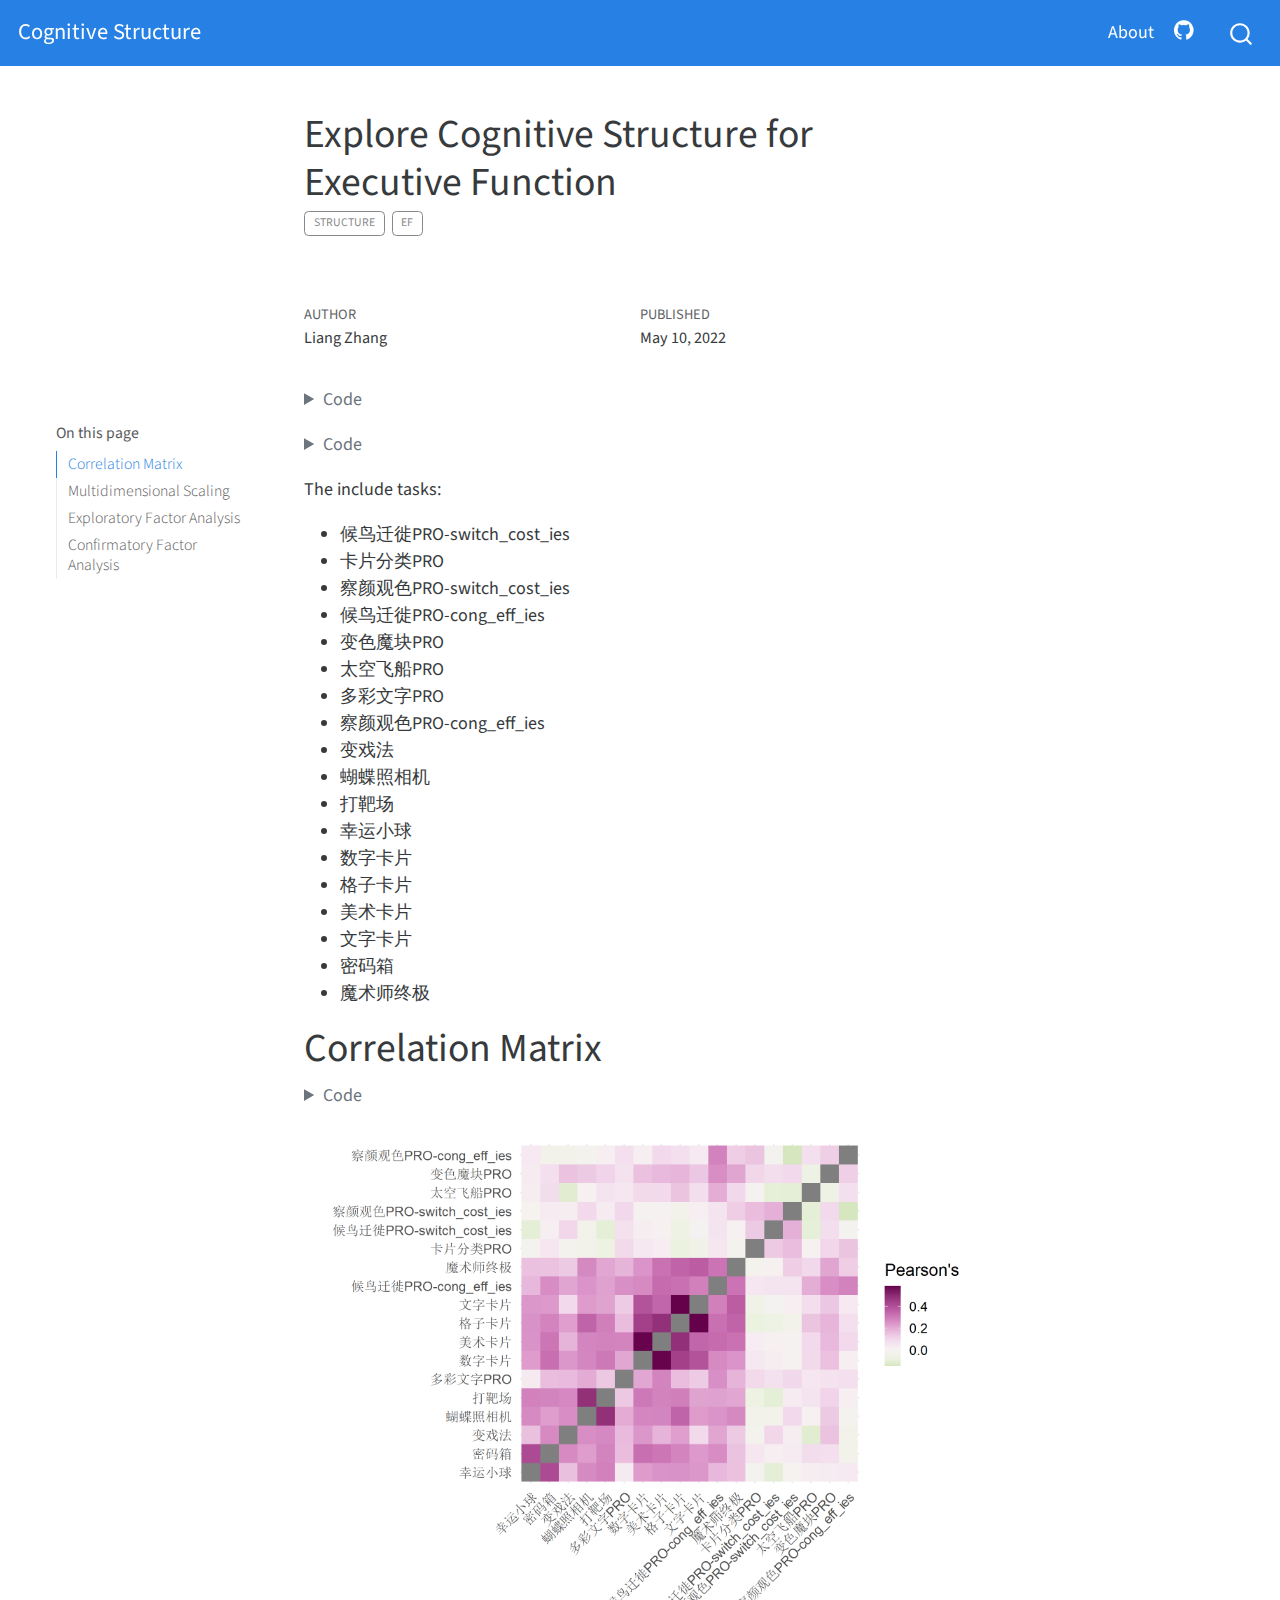
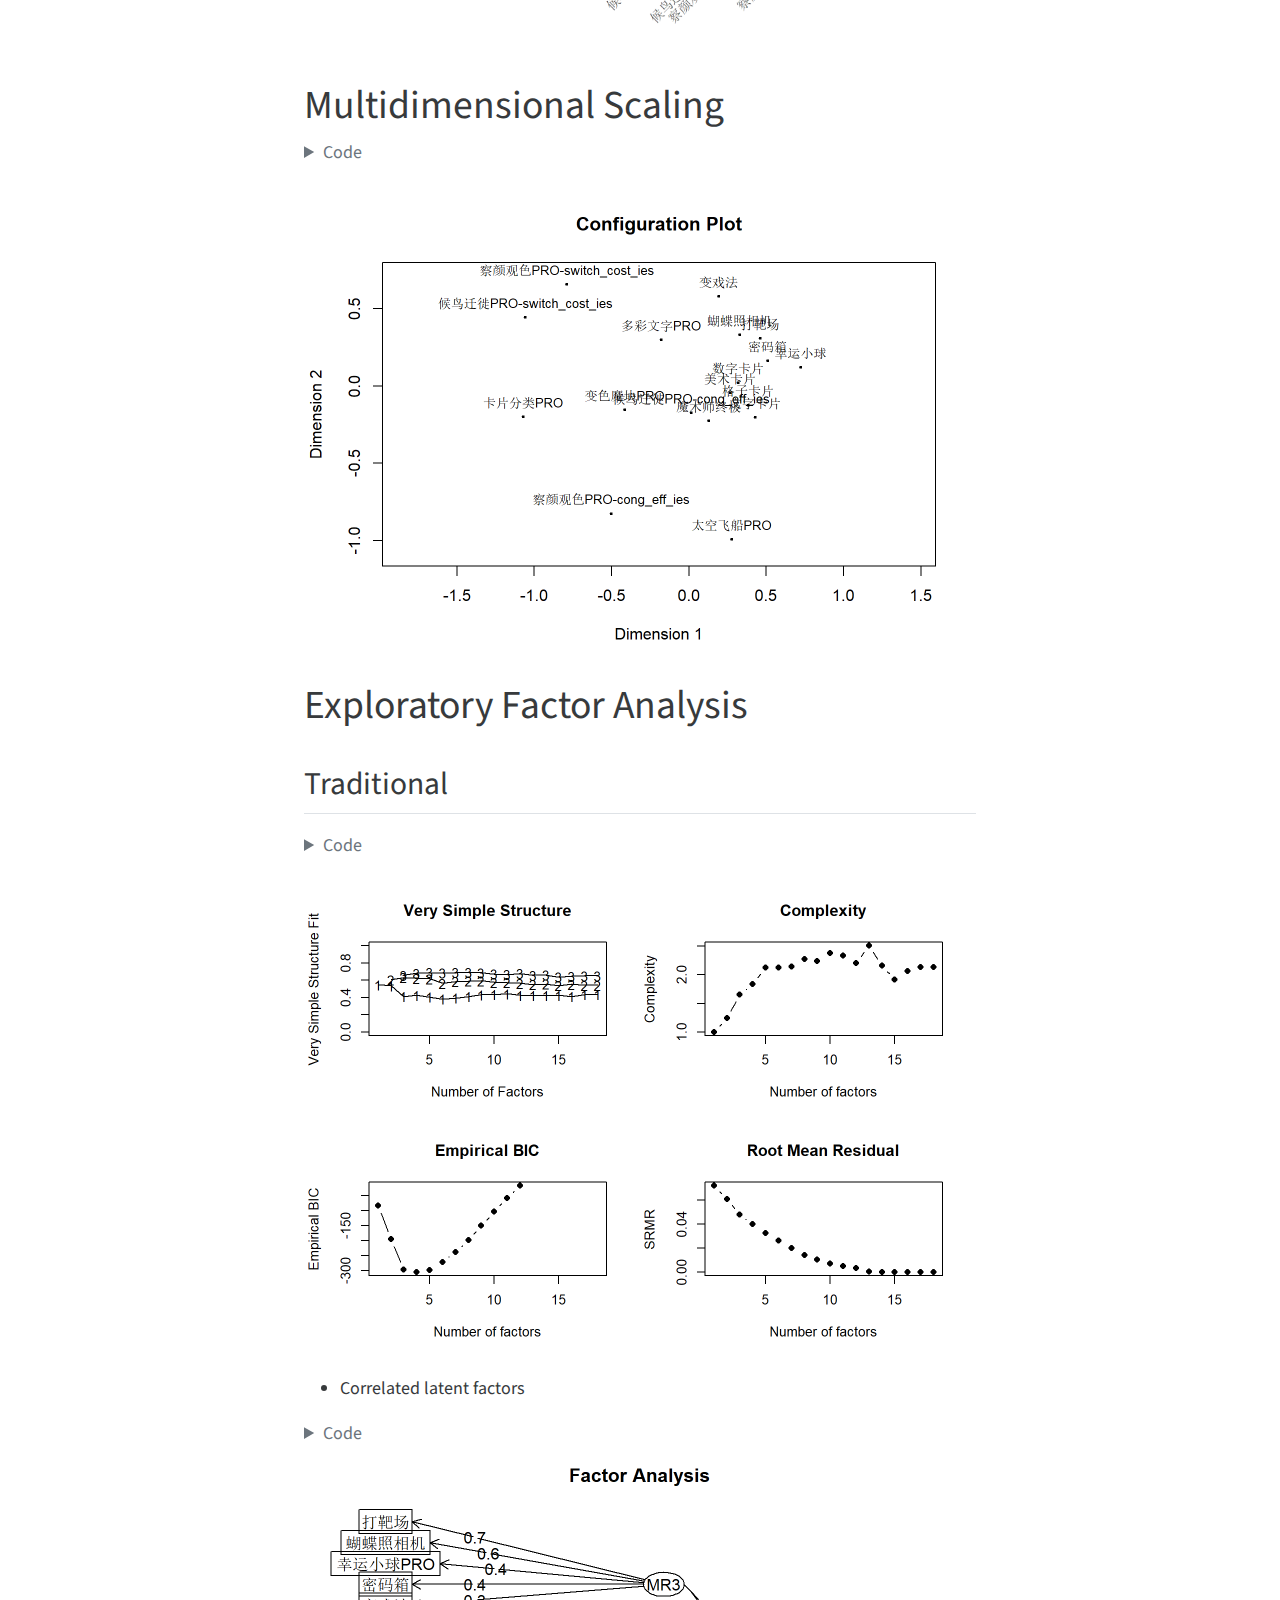
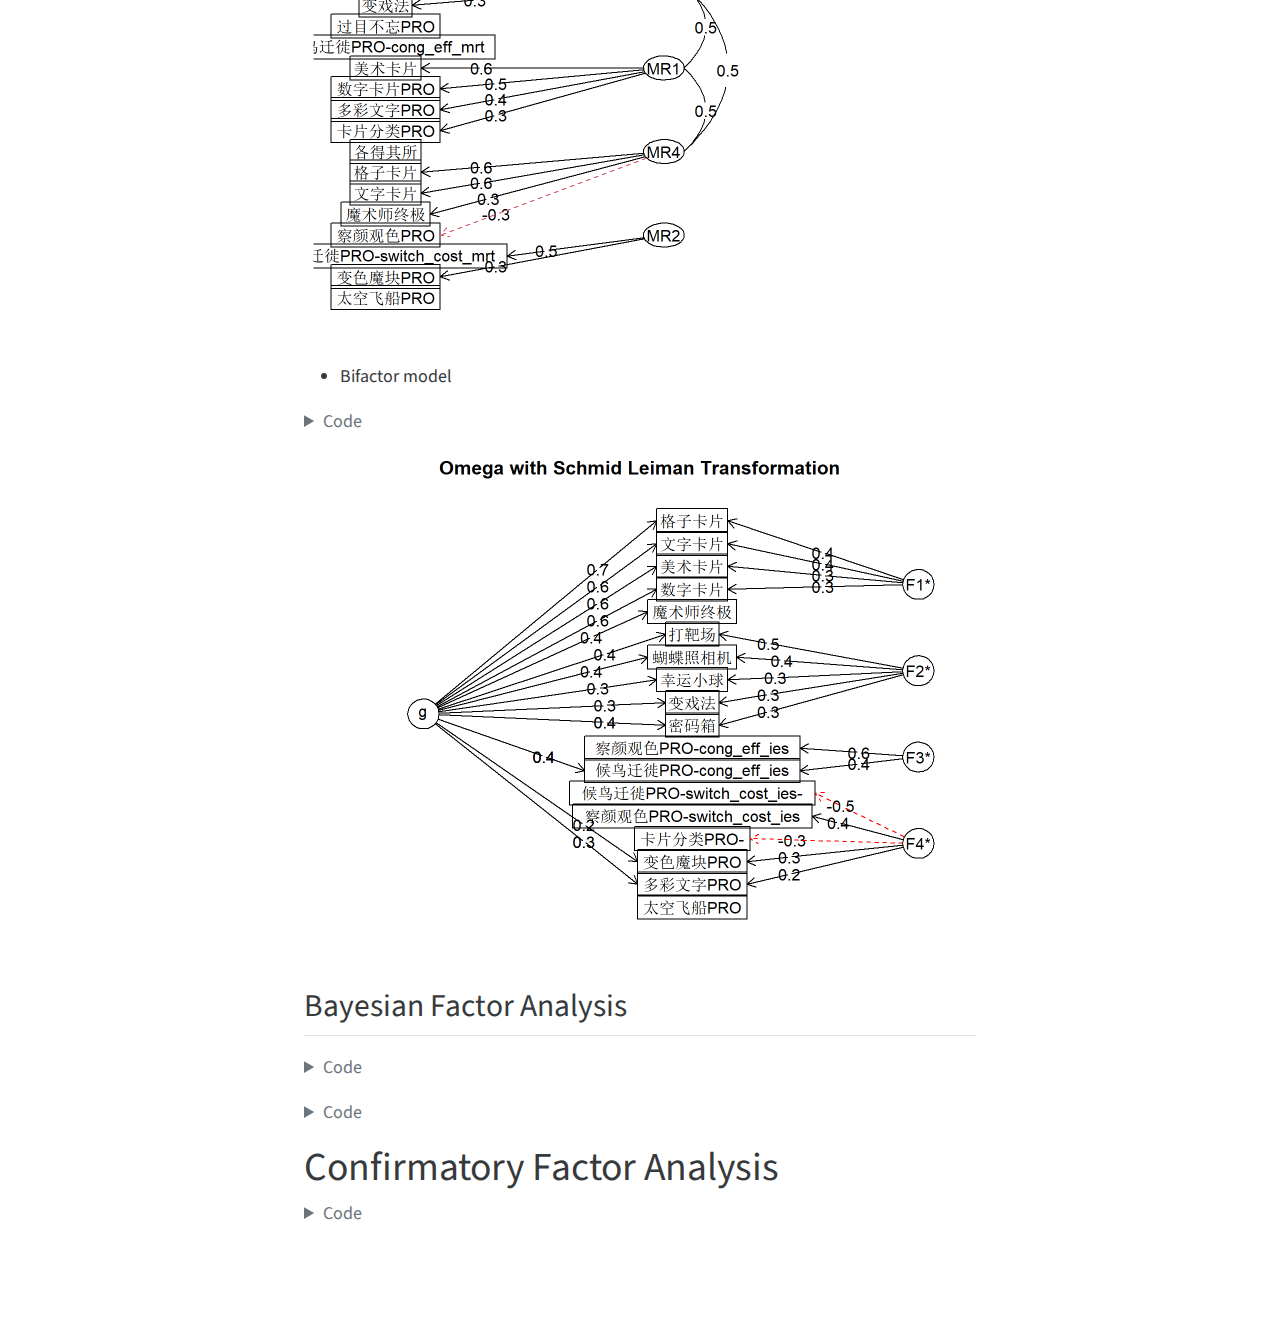
<file: docs/posts/explore-struct-ef/index.html>
<!DOCTYPE html>
<html xmlns="http://www.w3.org/1999/xhtml" lang="en" xml:lang="en"><head>

<meta charset="utf-8">
<meta name="generator" content="quarto-0.9.393">

<meta name="viewport" content="width=device-width, initial-scale=1.0, user-scalable=yes">

<meta name="author" content="Liang Zhang">
<meta name="dcterms.date" content="2022-05-10">

<title>Cognitive Structure - Explore Cognitive Structure for Executive Function</title>
<style>
code{white-space: pre-wrap;}
span.smallcaps{font-variant: small-caps;}
span.underline{text-decoration: underline;}
div.column{display: inline-block; vertical-align: top; width: 50%;}
div.hanging-indent{margin-left: 1.5em; text-indent: -1.5em;}
ul.task-list{list-style: none;}
pre > code.sourceCode { white-space: pre; position: relative; }
pre > code.sourceCode > span { display: inline-block; line-height: 1.25; }
pre > code.sourceCode > span:empty { height: 1.2em; }
.sourceCode { overflow: visible; }
code.sourceCode > span { color: inherit; text-decoration: inherit; }
div.sourceCode { margin: 1em 0; }
pre.sourceCode { margin: 0; }
@media screen {
div.sourceCode { overflow: auto; }
}
@media print {
pre > code.sourceCode { white-space: pre-wrap; }
pre > code.sourceCode > span { text-indent: -5em; padding-left: 5em; }
}
pre.numberSource code
  { counter-reset: source-line 0; }
pre.numberSource code > span
  { position: relative; left: -4em; counter-increment: source-line; }
pre.numberSource code > span > a:first-child::before
  { content: counter(source-line);
    position: relative; left: -1em; text-align: right; vertical-align: baseline;
    border: none; display: inline-block;
    -webkit-touch-callout: none; -webkit-user-select: none;
    -khtml-user-select: none; -moz-user-select: none;
    -ms-user-select: none; user-select: none;
    padding: 0 4px; width: 4em;
    color: #aaaaaa;
  }
pre.numberSource { margin-left: 3em; border-left: 1px solid #aaaaaa;  padding-left: 4px; }
div.sourceCode
  {   }
@media screen {
pre > code.sourceCode > span > a:first-child::before { text-decoration: underline; }
}
code span.al { color: #ff0000; font-weight: bold; } /* Alert */
code span.an { color: #60a0b0; font-weight: bold; font-style: italic; } /* Annotation */
code span.at { color: #7d9029; } /* Attribute */
code span.bn { color: #40a070; } /* BaseN */
code span.bu { } /* BuiltIn */
code span.cf { color: #007020; font-weight: bold; } /* ControlFlow */
code span.ch { color: #4070a0; } /* Char */
code span.cn { color: #880000; } /* Constant */
code span.co { color: #60a0b0; font-style: italic; } /* Comment */
code span.cv { color: #60a0b0; font-weight: bold; font-style: italic; } /* CommentVar */
code span.do { color: #ba2121; font-style: italic; } /* Documentation */
code span.dt { color: #902000; } /* DataType */
code span.dv { color: #40a070; } /* DecVal */
code span.er { color: #ff0000; font-weight: bold; } /* Error */
code span.ex { } /* Extension */
code span.fl { color: #40a070; } /* Float */
code span.fu { color: #06287e; } /* Function */
code span.im { } /* Import */
code span.in { color: #60a0b0; font-weight: bold; font-style: italic; } /* Information */
code span.kw { color: #007020; font-weight: bold; } /* Keyword */
code span.op { color: #666666; } /* Operator */
code span.ot { color: #007020; } /* Other */
code span.pp { color: #bc7a00; } /* Preprocessor */
code span.sc { color: #4070a0; } /* SpecialChar */
code span.ss { color: #bb6688; } /* SpecialString */
code span.st { color: #4070a0; } /* String */
code span.va { color: #19177c; } /* Variable */
code span.vs { color: #4070a0; } /* VerbatimString */
code span.wa { color: #60a0b0; font-weight: bold; font-style: italic; } /* Warning */
</style>

<script src="../../site_libs/quarto-nav/quarto-nav.js"></script>
<script src="../../site_libs/quarto-nav/headroom.min.js"></script>
<script src="../../site_libs/clipboard/clipboard.min.js"></script>
<meta name="quarto:offset" content="../../">
<script src="../../site_libs/quarto-search/autocomplete.umd.js"></script>
<script src="../../site_libs/quarto-search/fuse.min.js"></script>
<script src="../../site_libs/quarto-search/quarto-search.js"></script>
<script src="../../site_libs/quarto-html/quarto.js"></script>
<script src="../../site_libs/quarto-html/popper.min.js"></script>
<script src="../../site_libs/quarto-html/tippy.umd.min.js"></script>
<script src="../../site_libs/quarto-html/anchor.min.js"></script>
<link href="../../site_libs/quarto-html/tippy.css" rel="stylesheet">
<link id="quarto-text-highlighting-styles" href="../../site_libs/quarto-html/quarto-syntax-highlighting.css" rel="stylesheet">
<script src="../../site_libs/bootstrap/bootstrap.min.js"></script>
<link href="../../site_libs/bootstrap/bootstrap-icons.css" rel="stylesheet">
<link href="../../site_libs/bootstrap/bootstrap.min.css" rel="stylesheet">
<script id="quarto-search-options" type="application/json">{
  "location": "navbar",
  "copy-button": false,
  "collapse-after": 3,
  "panel-placement": "end",
  "type": "overlay",
  "limit": 20,
  "language": {
    "search-no-results-text": "No results",
    "search-matching-documents-text": "matching documents",
    "search-copy-link-title": "Copy link to search",
    "search-hide-matches-text": "Hide additional matches",
    "search-more-match-text": "more match in this document",
    "search-more-matches-text": "more matches in this document",
    "search-clear-button-title": "Clear",
    "search-detached-cancel-button-title": "Cancel",
    "search-submit-button-title": "Submit"
  }
}</script>


<link rel="stylesheet" href="../../styles.css">
</head>

<body class="floating nav-fixed">

<div id="quarto-search-results"></div>
  <header id="quarto-header" class="headroom fixed-top">
    <nav class="navbar navbar-expand-lg navbar-dark ">
      <div class="navbar-container container-fluid">
      <a class="navbar-brand" href="../../index.html">
    <span class="navbar-title">Cognitive Structure</span>
  </a>
          <button class="navbar-toggler" type="button" data-bs-toggle="collapse" data-bs-target="#navbarCollapse" aria-controls="navbarCollapse" aria-expanded="false" aria-label="Toggle navigation" onclick="if (window.quartoToggleHeadroom) { window.quartoToggleHeadroom(); }">
  <span class="navbar-toggler-icon"></span>
</button>
          <div class="collapse navbar-collapse" id="navbarCollapse">
            <ul class="navbar-nav navbar-nav-scroll ms-auto">
  <li class="nav-item">
    <a class="nav-link" href="../../about.html">About</a>
  </li>  
  <li class="nav-item compact">
    <a class="nav-link" href="https://github.com/psychelzh/cogstruct-dev"><i class="bi bi-github" role="img">
</i> 
 </a>
  </li>  
</ul>
              <div id="quarto-search" class="" title="Search"></div>
          </div> <!-- /navcollapse -->
      </div> <!-- /container-fluid -->
    </nav>
</header>
<!-- content -->
<header id="title-block-header" class="quarto-title-block default toc-left page-columns page-full">
  <div class="quarto-title-banner page-columns page-full">
    <div class="quarto-title column-body">
      <h1 class="title">Explore Cognitive Structure for Executive Function</h1>
                          <div class="quarto-categories">
                <div class="quarto-category">structure</div>
                <div class="quarto-category">ef</div>
              </div>
                  </div>
  </div>
    
  



  <div class="quarto-title-meta">

      <div>
      <div class="quarto-title-meta-heading">Author</div>
      <div class="quarto-title-meta-contents">
               <p>Liang Zhang </p>
            </div>
    </div>
      
      <div>
      <div class="quarto-title-meta-heading">Published</div>
      <div class="quarto-title-meta-contents">
        <p class="date">May 10, 2022</p>
      </div>
    </div>
      
    </div>
    
  
  </header><div id="quarto-content" class="quarto-container page-columns page-rows-contents page-layout-article page-navbar">
<!-- sidebar -->
  <nav id="quarto-sidebar" class="sidebar collapse sidebar-navigation floating overflow-auto">
    <nav id="TOC" role="doc-toc">
    <h2 id="toc-title">On this page</h2>
   
  <ul>
  <li><a href="#correlation-matrix" id="toc-correlation-matrix" class="nav-link active" data-scroll-target="#correlation-matrix">Correlation Matrix</a></li>
  <li><a href="#multidimensional-scaling" id="toc-multidimensional-scaling" class="nav-link" data-scroll-target="#multidimensional-scaling">Multidimensional Scaling</a></li>
  <li><a href="#exploratory-factor-analysis" id="toc-exploratory-factor-analysis" class="nav-link" data-scroll-target="#exploratory-factor-analysis">Exploratory Factor Analysis</a>
  <ul class="collapse">
  <li><a href="#traditional" id="toc-traditional" class="nav-link" data-scroll-target="#traditional">Traditional</a></li>
  <li><a href="#bayesian-factor-analysis" id="toc-bayesian-factor-analysis" class="nav-link" data-scroll-target="#bayesian-factor-analysis">Bayesian Factor Analysis</a></li>
  </ul></li>
  <li><a href="#confirmatory-factor-analysis" id="toc-confirmatory-factor-analysis" class="nav-link" data-scroll-target="#confirmatory-factor-analysis">Confirmatory Factor Analysis</a></li>
  </ul>
</nav>
</nav>
<!-- margin-sidebar -->
    <div id="quarto-margin-sidebar" class="sidebar margin-sidebar">
    </div>
<!-- main -->
<main class="content quarto-banner-title-block" id="quarto-document-content">




<div class="cell">
<details>
<summary>Code</summary>
<div class="sourceCode cell-code" id="cb1"><pre class="sourceCode r code-with-copy"><code class="sourceCode r"><span id="cb1-1"><a href="#cb1-1" aria-hidden="true" tabindex="-1"></a><span class="fu">library</span>(tidyverse)</span>
<span id="cb1-2"><a href="#cb1-2" aria-hidden="true" tabindex="-1"></a><span class="fu">library</span>(corrr)</span>
<span id="cb1-3"><a href="#cb1-3" aria-hidden="true" tabindex="-1"></a><span class="fu">library</span>(BayesFM)</span></code><button title="Copy to Clipboard" class="code-copy-button"><i class="bi"></i></button></pre></div>
</details>
</div>
<div class="cell" data-hash="index_cache/html/load-data_0a8970ccb32684baaf968d61d90a0527">
<details>
<summary>Code</summary>
<div class="sourceCode cell-code" id="cb2"><pre class="sourceCode r code-with-copy"><code class="sourceCode r"><span id="cb2-1"><a href="#cb2-1" aria-hidden="true" tabindex="-1"></a>targets<span class="sc">::</span><span class="fu">tar_load</span>(users, <span class="at">store =</span> here<span class="sc">::</span><span class="fu">here</span>(<span class="st">"preproc/_targets"</span>))</span>
<span id="cb2-2"><a href="#cb2-2" aria-hidden="true" tabindex="-1"></a>ind_filt <span class="ot">&lt;-</span> readxl<span class="sc">::</span><span class="fu">read_excel</span>(here<span class="sc">::</span><span class="fu">here</span>(<span class="st">"config/indices_filtering.xlsx"</span>))</span>
<span id="cb2-3"><a href="#cb2-3" aria-hidden="true" tabindex="-1"></a>dim_order <span class="ot">&lt;-</span> <span class="fu">c</span>(<span class="st">"attention"</span>, <span class="st">"multitask"</span>, <span class="st">"switching"</span>, <span class="st">"inhibition"</span>,</span>
<span id="cb2-4"><a href="#cb2-4" aria-hidden="true" tabindex="-1"></a>               <span class="st">"reasoning"</span>, <span class="st">"complex span"</span>, <span class="st">"working memory"</span>, <span class="st">"short term memory"</span>,</span>
<span id="cb2-5"><a href="#cb2-5" aria-hidden="true" tabindex="-1"></a>               <span class="st">"long term memory"</span>, <span class="st">"probability learning"</span>,</span>
<span id="cb2-6"><a href="#cb2-6" aria-hidden="true" tabindex="-1"></a>               <span class="st">"speeded IP"</span>, <span class="st">"strategic IP"</span>,</span>
<span id="cb2-7"><a href="#cb2-7" aria-hidden="true" tabindex="-1"></a>               <span class="st">"perception"</span>, <span class="st">"math"</span>, <span class="st">"language"</span>)</span>
<span id="cb2-8"><a href="#cb2-8" aria-hidden="true" tabindex="-1"></a>indices_clean <span class="ot">&lt;-</span> targets<span class="sc">::</span><span class="fu">tar_read</span>(indices_final, <span class="at">store =</span> here<span class="sc">::</span><span class="fu">here</span>(<span class="st">"preproc/_targets"</span>)) <span class="sc">|&gt;</span></span>
<span id="cb2-9"><a href="#cb2-9" aria-hidden="true" tabindex="-1"></a>  <span class="fu">full_join</span>(ind_filt, <span class="at">by =</span> <span class="fu">c</span>(<span class="st">"game_name"</span>, <span class="st">"index_name"</span>)) <span class="sc">|&gt;</span></span>
<span id="cb2-10"><a href="#cb2-10" aria-hidden="true" tabindex="-1"></a>  <span class="fu">filter</span>(</span>
<span id="cb2-11"><a href="#cb2-11" aria-hidden="true" tabindex="-1"></a>    <span class="sc">!</span><span class="fu">is.na</span>(check_result) <span class="sc">&amp;</span> check_result <span class="sc">!=</span> <span class="st">"target-stash"</span>,</span>
<span id="cb2-12"><a href="#cb2-12" aria-hidden="true" tabindex="-1"></a>    grade <span class="sc">!=</span> <span class="st">"20220303级"</span>,</span>
<span id="cb2-13"><a href="#cb2-13" aria-hidden="true" tabindex="-1"></a>    <span class="sc">!</span>game_name <span class="sc">%in%</span> <span class="fu">c</span>(<span class="st">"文字推理"</span>, <span class="st">"数字推理"</span>)</span>
<span id="cb2-14"><a href="#cb2-14" aria-hidden="true" tabindex="-1"></a>  ) <span class="sc">|&gt;</span></span>
<span id="cb2-15"><a href="#cb2-15" aria-hidden="true" tabindex="-1"></a>  <span class="fu">arrange</span>(<span class="fu">factor</span>(dimension, dim_order)) <span class="sc">|&gt;</span></span>
<span id="cb2-16"><a href="#cb2-16" aria-hidden="true" tabindex="-1"></a>  <span class="fu">mutate</span>(<span class="at">test =</span> <span class="fu">if_else</span>(reversed, <span class="sc">-</span>test, test)) <span class="sc">|&gt;</span></span>
<span id="cb2-17"><a href="#cb2-17" aria-hidden="true" tabindex="-1"></a>  <span class="fu">group_by</span>(game_name, index_name) <span class="sc">|&gt;</span></span>
<span id="cb2-18"><a href="#cb2-18" aria-hidden="true" tabindex="-1"></a>  <span class="fu">mutate</span>(<span class="at">test =</span> <span class="fu">if_else</span>(test <span class="sc">%in%</span> <span class="fu">boxplot.stats</span>(test)<span class="sc">$</span>out, <span class="cn">NA_real_</span>, test)) <span class="sc">|&gt;</span></span>
<span id="cb2-19"><a href="#cb2-19" aria-hidden="true" tabindex="-1"></a>  <span class="fu">ungroup</span>()</span>
<span id="cb2-20"><a href="#cb2-20" aria-hidden="true" tabindex="-1"></a>indices_ef <span class="ot">&lt;-</span> indices_clean <span class="sc">|&gt;</span></span>
<span id="cb2-21"><a href="#cb2-21" aria-hidden="true" tabindex="-1"></a>  <span class="fu">filter</span>(</span>
<span id="cb2-22"><a href="#cb2-22" aria-hidden="true" tabindex="-1"></a>    dimension <span class="sc">%in%</span> <span class="fu">c</span>(<span class="st">"complex span"</span>, <span class="st">"working memory"</span>, <span class="st">"switching"</span>, <span class="st">"inhibition"</span>)</span>
<span id="cb2-23"><a href="#cb2-23" aria-hidden="true" tabindex="-1"></a>  ) <span class="sc">|&gt;</span></span>
<span id="cb2-24"><a href="#cb2-24" aria-hidden="true" tabindex="-1"></a>  <span class="fu">add_count</span>(user_id, game_name) <span class="sc">|&gt;</span></span>
<span id="cb2-25"><a href="#cb2-25" aria-hidden="true" tabindex="-1"></a>  <span class="fu">mutate</span>(</span>
<span id="cb2-26"><a href="#cb2-26" aria-hidden="true" tabindex="-1"></a>    <span class="at">game_index =</span> <span class="fu">if_else</span>(</span>
<span id="cb2-27"><a href="#cb2-27" aria-hidden="true" tabindex="-1"></a>      n <span class="sc">==</span> <span class="dv">1</span>,</span>
<span id="cb2-28"><a href="#cb2-28" aria-hidden="true" tabindex="-1"></a>      game_name,</span>
<span id="cb2-29"><a href="#cb2-29" aria-hidden="true" tabindex="-1"></a>      <span class="fu">str_c</span>(game_name, index_name, <span class="at">sep =</span> <span class="st">"-"</span>)</span>
<span id="cb2-30"><a href="#cb2-30" aria-hidden="true" tabindex="-1"></a>    )</span>
<span id="cb2-31"><a href="#cb2-31" aria-hidden="true" tabindex="-1"></a>  ) <span class="sc">|&gt;</span></span>
<span id="cb2-32"><a href="#cb2-32" aria-hidden="true" tabindex="-1"></a>  <span class="fu">pivot_wider</span>(</span>
<span id="cb2-33"><a href="#cb2-33" aria-hidden="true" tabindex="-1"></a>    <span class="at">id_cols =</span> user_id,</span>
<span id="cb2-34"><a href="#cb2-34" aria-hidden="true" tabindex="-1"></a>    <span class="at">names_from =</span> game_index,</span>
<span id="cb2-35"><a href="#cb2-35" aria-hidden="true" tabindex="-1"></a>    <span class="at">values_from =</span> test</span>
<span id="cb2-36"><a href="#cb2-36" aria-hidden="true" tabindex="-1"></a>  ) <span class="sc">|&gt;</span></span>
<span id="cb2-37"><a href="#cb2-37" aria-hidden="true" tabindex="-1"></a>  <span class="fu">select</span>(<span class="sc">-</span>user_id)</span></code><button title="Copy to Clipboard" class="code-copy-button"><i class="bi"></i></button></pre></div>
</details>
</div>
<p>The include tasks:</p>
<ul>
<li>候鸟迁徙PRO-switch_cost_ies</li>
<li>卡片分类PRO</li>
<li>察颜观色PRO-switch_cost_ies</li>
<li>候鸟迁徙PRO-cong_eff_ies</li>
<li>变色魔块PRO</li>
<li>太空飞船PRO</li>
<li>多彩文字PRO</li>
<li>察颜观色PRO-cong_eff_ies</li>
<li>变戏法</li>
<li>蝴蝶照相机</li>
<li>打靶场</li>
<li>幸运小球</li>
<li>数字卡片</li>
<li>格子卡片</li>
<li>美术卡片</li>
<li>文字卡片</li>
<li>密码箱</li>
<li>魔术师终极</li>
</ul>
<section id="correlation-matrix" class="level1">
<h1>Correlation Matrix</h1>
<div class="cell">
<details>
<summary>Code</summary>
<div class="sourceCode cell-code" id="cb3"><pre class="sourceCode r code-with-copy"><code class="sourceCode r"><span id="cb3-1"><a href="#cb3-1" aria-hidden="true" tabindex="-1"></a><span class="fu">correlate</span>(indices_ef, <span class="at">quiet =</span> <span class="cn">TRUE</span>) <span class="sc">|&gt;</span></span>
<span id="cb3-2"><a href="#cb3-2" aria-hidden="true" tabindex="-1"></a>  <span class="fu">rearrange</span>(<span class="at">method =</span> <span class="st">"HC"</span>) <span class="sc">|&gt;</span></span>
<span id="cb3-3"><a href="#cb3-3" aria-hidden="true" tabindex="-1"></a>  <span class="fu">stretch</span>() <span class="sc">|&gt;</span></span>
<span id="cb3-4"><a href="#cb3-4" aria-hidden="true" tabindex="-1"></a>  <span class="fu">mutate</span>(<span class="fu">across</span>(<span class="fu">c</span>(x, y), as_factor)) <span class="sc">|&gt;</span></span>
<span id="cb3-5"><a href="#cb3-5" aria-hidden="true" tabindex="-1"></a>  <span class="fu">ggplot</span>(<span class="fu">aes</span>(x, y)) <span class="sc">+</span></span>
<span id="cb3-6"><a href="#cb3-6" aria-hidden="true" tabindex="-1"></a>  <span class="fu">geom_tile</span>(<span class="fu">aes</span>(<span class="at">fill =</span> r)) <span class="sc">+</span></span>
<span id="cb3-7"><a href="#cb3-7" aria-hidden="true" tabindex="-1"></a>  scico<span class="sc">::</span><span class="fu">scale_fill_scico</span>(<span class="at">palette =</span> <span class="st">"bam"</span>, <span class="at">midpoint =</span> <span class="dv">0</span>, <span class="at">direction =</span> <span class="sc">-</span><span class="dv">1</span>) <span class="sc">+</span></span>
<span id="cb3-8"><a href="#cb3-8" aria-hidden="true" tabindex="-1"></a>  <span class="fu">coord_fixed</span>() <span class="sc">+</span></span>
<span id="cb3-9"><a href="#cb3-9" aria-hidden="true" tabindex="-1"></a>  <span class="fu">theme_minimal</span>(<span class="at">base_size =</span> <span class="dv">18</span>) <span class="sc">+</span></span>
<span id="cb3-10"><a href="#cb3-10" aria-hidden="true" tabindex="-1"></a>  <span class="fu">labs</span>(<span class="at">x =</span> <span class="st">""</span>, <span class="at">y =</span> <span class="st">""</span>, <span class="at">fill =</span> <span class="st">"Pearson's"</span>, <span class="at">color =</span> <span class="st">""</span>) <span class="sc">+</span></span>
<span id="cb3-11"><a href="#cb3-11" aria-hidden="true" tabindex="-1"></a>  <span class="fu">theme</span>(<span class="at">axis.text.x =</span> <span class="fu">element_text</span>(<span class="at">angle =</span> <span class="dv">45</span>, <span class="at">hjust =</span> <span class="dv">1</span>))</span></code><button title="Copy to Clipboard" class="code-copy-button"><i class="bi"></i></button></pre></div>
</details>
<div class="cell-output-display">
<p><img src="index_files/figure-html/unnamed-chunk-3-1.png" class="img-fluid" width="960"></p>
</div>
</div>
</section>
<section id="multidimensional-scaling" class="level1">
<h1>Multidimensional Scaling</h1>
<div class="cell">
<details>
<summary>Code</summary>
<div class="sourceCode cell-code" id="cb4"><pre class="sourceCode r code-with-copy"><code class="sourceCode r"><span id="cb4-1"><a href="#cb4-1" aria-hidden="true" tabindex="-1"></a>mds <span class="ot">&lt;-</span> indices_ef <span class="sc">|&gt;</span></span>
<span id="cb4-2"><a href="#cb4-2" aria-hidden="true" tabindex="-1"></a>  <span class="fu">cor</span>(<span class="at">use =</span> <span class="st">"pairwise"</span>) <span class="sc">|&gt;</span></span>
<span id="cb4-3"><a href="#cb4-3" aria-hidden="true" tabindex="-1"></a>  smacof<span class="sc">::</span><span class="fu">sim2diss</span>(<span class="at">to.dist =</span> <span class="cn">TRUE</span>) <span class="sc">|&gt;</span></span>
<span id="cb4-4"><a href="#cb4-4" aria-hidden="true" tabindex="-1"></a>  smacof<span class="sc">::</span><span class="fu">mds</span>(<span class="at">ndim =</span> <span class="dv">2</span>, <span class="at">type =</span> <span class="st">"mspline"</span>)</span>
<span id="cb4-5"><a href="#cb4-5" aria-hidden="true" tabindex="-1"></a><span class="co"># plot(mds, plot.type = "Shepard", main = "Shepard Diagram (Ratio Transformation)")</span></span>
<span id="cb4-6"><a href="#cb4-6" aria-hidden="true" tabindex="-1"></a><span class="co"># par(family = "SimHei")</span></span>
<span id="cb4-7"><a href="#cb4-7" aria-hidden="true" tabindex="-1"></a><span class="fu">plot</span>(mds)</span></code><button title="Copy to Clipboard" class="code-copy-button"><i class="bi"></i></button></pre></div>
</details>
<div class="cell-output-display">
<p><img src="index_files/figure-html/unnamed-chunk-4-1.png" class="img-fluid" width="672"></p>
</div>
</div>
</section>
<section id="exploratory-factor-analysis" class="level1">
<h1>Exploratory Factor Analysis</h1>
<section id="traditional" class="level2">
<h2 class="anchored" data-anchor-id="traditional">Traditional</h2>
<div class="cell">
<details>
<summary>Code</summary>
<div class="sourceCode cell-code" id="cb5"><pre class="sourceCode r code-with-copy"><code class="sourceCode r"><span id="cb5-1"><a href="#cb5-1" aria-hidden="true" tabindex="-1"></a>nfactors_test <span class="ot">&lt;-</span> psych<span class="sc">::</span><span class="fu">nfactors</span>(indices_ef)</span></code><button title="Copy to Clipboard" class="code-copy-button"><i class="bi"></i></button></pre></div>
</details>
<div class="cell-output-display">
<p><img src="index_files/figure-html/unnamed-chunk-5-1.png" class="img-fluid" width="672"></p>
</div>
</div>
<ul>
<li>Correlated latent factors</li>
</ul>
<div class="cell">
<details>
<summary>Code</summary>
<div class="sourceCode cell-code" id="cb6"><pre class="sourceCode r code-with-copy"><code class="sourceCode r"><span id="cb6-1"><a href="#cb6-1" aria-hidden="true" tabindex="-1"></a>fit <span class="ot">&lt;-</span> psych<span class="sc">::</span><span class="fu">fa</span>(indices_ef, <span class="dv">4</span>)</span>
<span id="cb6-2"><a href="#cb6-2" aria-hidden="true" tabindex="-1"></a>psych<span class="sc">::</span><span class="fu">fa.diagram</span>(fit)</span></code><button title="Copy to Clipboard" class="code-copy-button"><i class="bi"></i></button></pre></div>
</details>
<div class="cell-output-display">
<p><img src="index_files/figure-html/unnamed-chunk-6-1.png" class="img-fluid" width="672"></p>
</div>
</div>
<ul>
<li>Bifactor model</li>
</ul>
<div class="cell">
<details>
<summary>Code</summary>
<div class="sourceCode cell-code" id="cb7"><pre class="sourceCode r code-with-copy"><code class="sourceCode r"><span id="cb7-1"><a href="#cb7-1" aria-hidden="true" tabindex="-1"></a>fit_bifac <span class="ot">&lt;-</span> psych<span class="sc">::</span><span class="fu">omega</span>(indices_ef, <span class="dv">4</span>, <span class="at">plot =</span> <span class="cn">FALSE</span>)</span>
<span id="cb7-2"><a href="#cb7-2" aria-hidden="true" tabindex="-1"></a>psych<span class="sc">::</span><span class="fu">omega.diagram</span>(fit_bifac)</span></code><button title="Copy to Clipboard" class="code-copy-button"><i class="bi"></i></button></pre></div>
</details>
<div class="cell-output-display">
<p><img src="index_files/figure-html/unnamed-chunk-7-1.png" class="img-fluid" width="672"></p>
</div>
</div>
</section>
<section id="bayesian-factor-analysis" class="level2">
<h2 class="anchored" data-anchor-id="bayesian-factor-analysis">Bayesian Factor Analysis</h2>
<div class="cell" data-hash="index_cache/html/unnamed-chunk-8_fa613053d84b269559d58720981aa1ae">
<details>
<summary>Code</summary>
<div class="sourceCode cell-code" id="cb8"><pre class="sourceCode r code-with-copy"><code class="sourceCode r"><span id="cb8-1"><a href="#cb8-1" aria-hidden="true" tabindex="-1"></a><span class="co"># mcmc &lt;- indices_ef |&gt;</span></span>
<span id="cb8-2"><a href="#cb8-2" aria-hidden="true" tabindex="-1"></a><span class="co">#   mutate(across(.fns = ~ scale(.)[, 1])) |&gt;</span></span>
<span id="cb8-3"><a href="#cb8-3" aria-hidden="true" tabindex="-1"></a><span class="co">#   befa(verbose = FALSE) |&gt;</span></span>
<span id="cb8-4"><a href="#cb8-4" aria-hidden="true" tabindex="-1"></a><span class="co">#   post.column.switch() |&gt;</span></span>
<span id="cb8-5"><a href="#cb8-5" aria-hidden="true" tabindex="-1"></a><span class="co">#   post.sign.switch()</span></span></code><button title="Copy to Clipboard" class="code-copy-button"><i class="bi"></i></button></pre></div>
</details>
</div>
<div class="cell">
<details>
<summary>Code</summary>
<div class="sourceCode cell-code" id="cb9"><pre class="sourceCode r code-with-copy"><code class="sourceCode r"><span id="cb9-1"><a href="#cb9-1" aria-hidden="true" tabindex="-1"></a><span class="co"># hppm &lt;- summary(mcmc, what = "hppm")</span></span>
<span id="cb9-2"><a href="#cb9-2" aria-hidden="true" tabindex="-1"></a><span class="co"># hppm |&gt;</span></span>
<span id="cb9-3"><a href="#cb9-3" aria-hidden="true" tabindex="-1"></a><span class="co">#   pluck("alpha", "m1") |&gt;</span></span>
<span id="cb9-4"><a href="#cb9-4" aria-hidden="true" tabindex="-1"></a><span class="co">#   as_tibble(rownames = "alpha_term") |&gt;</span></span>
<span id="cb9-5"><a href="#cb9-5" aria-hidden="true" tabindex="-1"></a><span class="co">#   separate(alpha_term, c(NA, "game_index"), sep = ":") |&gt;</span></span>
<span id="cb9-6"><a href="#cb9-6" aria-hidden="true" tabindex="-1"></a><span class="co">#   mutate(game_index = reorder(game_index, dedic)) |&gt;</span></span>
<span id="cb9-7"><a href="#cb9-7" aria-hidden="true" tabindex="-1"></a><span class="co">#   ggplot(aes(game_index, dedic)) +</span></span>
<span id="cb9-8"><a href="#cb9-8" aria-hidden="true" tabindex="-1"></a><span class="co">#   geom_tile(aes(fill = mean)) +</span></span>
<span id="cb9-9"><a href="#cb9-9" aria-hidden="true" tabindex="-1"></a><span class="co">#   geom_text(aes(label = round(mean, 2)), color = "white") +</span></span>
<span id="cb9-10"><a href="#cb9-10" aria-hidden="true" tabindex="-1"></a><span class="co">#   scico::scale_fill_scico(palette = "bam", midpoint = 0, direction = -1) +</span></span>
<span id="cb9-11"><a href="#cb9-11" aria-hidden="true" tabindex="-1"></a><span class="co">#   coord_fixed() +</span></span>
<span id="cb9-12"><a href="#cb9-12" aria-hidden="true" tabindex="-1"></a><span class="co">#   theme_minimal(base_size = 18) +</span></span>
<span id="cb9-13"><a href="#cb9-13" aria-hidden="true" tabindex="-1"></a><span class="co">#   labs(x = "Term", y = "Factor",</span></span>
<span id="cb9-14"><a href="#cb9-14" aria-hidden="true" tabindex="-1"></a><span class="co">#        title = str_c("Posterior Probability: ", round(hppm$hppm$prob, 2),</span></span>
<span id="cb9-15"><a href="#cb9-15" aria-hidden="true" tabindex="-1"></a><span class="co">#                      ", with ", hppm$hppm$nfac, " factors")) +</span></span>
<span id="cb9-16"><a href="#cb9-16" aria-hidden="true" tabindex="-1"></a><span class="co">#   theme(axis.text.x = element_text(angle = 45, hjust = 1))</span></span></code><button title="Copy to Clipboard" class="code-copy-button"><i class="bi"></i></button></pre></div>
</details>
</div>
</section>
</section>
<section id="confirmatory-factor-analysis" class="level1">
<h1>Confirmatory Factor Analysis</h1>
<div class="cell">
<details>
<summary>Code</summary>
<div class="sourceCode cell-code" id="cb10"><pre class="sourceCode r code-with-copy"><code class="sourceCode r"><span id="cb10-1"><a href="#cb10-1" aria-hidden="true" tabindex="-1"></a><span class="co"># fitted1 &lt;- lavaan::cfa(</span></span>
<span id="cb10-2"><a href="#cb10-2" aria-hidden="true" tabindex="-1"></a><span class="co">#   'Updating =~ `美术卡片` + `数字卡片` + `格子卡片` + `文字卡片`</span></span>
<span id="cb10-3"><a href="#cb10-3" aria-hidden="true" tabindex="-1"></a><span class="co">#   # AscMem =~ `人工语言-中级` + `欢乐餐厅` + 图片记忆</span></span>
<span id="cb10-4"><a href="#cb10-4" aria-hidden="true" tabindex="-1"></a><span class="co">#   VerbalSTM =~ `幸运小球` + `密码箱` + `顺背数PRO`</span></span>
<span id="cb10-5"><a href="#cb10-5" aria-hidden="true" tabindex="-1"></a><span class="co">#   SpatialSTM =~ `宇宙黑洞` + `打靶场` + `蝴蝶照相机` + `位置记忆PRO`',</span></span>
<span id="cb10-6"><a href="#cb10-6" aria-hidden="true" tabindex="-1"></a><span class="co">#   indices_memory, std.lv = TRUE, std.ov = TRUE</span></span>
<span id="cb10-7"><a href="#cb10-7" aria-hidden="true" tabindex="-1"></a><span class="co"># )</span></span>
<span id="cb10-8"><a href="#cb10-8" aria-hidden="true" tabindex="-1"></a><span class="co"># semPlot::semPaths(</span></span>
<span id="cb10-9"><a href="#cb10-9" aria-hidden="true" tabindex="-1"></a><span class="co">#   fitted1, what = "std", edge.color = "black", rotation = 2,</span></span>
<span id="cb10-10"><a href="#cb10-10" aria-hidden="true" tabindex="-1"></a><span class="co">#   sizeMan = 6, sizeLat = 8, edge.label.cex = 0.6,</span></span>
<span id="cb10-11"><a href="#cb10-11" aria-hidden="true" tabindex="-1"></a><span class="co">#   nCharEdges = 5, esize = 1, trans = 1, nCharNodes = 0</span></span>
<span id="cb10-12"><a href="#cb10-12" aria-hidden="true" tabindex="-1"></a><span class="co"># )</span></span>
<span id="cb10-13"><a href="#cb10-13" aria-hidden="true" tabindex="-1"></a><span class="co"># lavaan::summary(fitted1, fit.measures = TRUE, estimates = FALSE)</span></span></code><button title="Copy to Clipboard" class="code-copy-button"><i class="bi"></i></button></pre></div>
</details>
</div>


</section>

</main> <!-- /main -->
<script id="quarto-html-after-body" type="application/javascript">
window.document.addEventListener("DOMContentLoaded", function (event) {
  const icon = "";
  const anchorJS = new window.AnchorJS();
  anchorJS.options = {
    placement: 'right',
    icon: icon
  };
  anchorJS.add('.anchored');
  const clipboard = new window.ClipboardJS('.code-copy-button', {
    target: function(trigger) {
      return trigger.previousElementSibling;
    }
  });
  clipboard.on('success', function(e) {
    // button target
    const button = e.trigger;
    // don't keep focus
    button.blur();
    // flash "checked"
    button.classList.add('code-copy-button-checked');
    var currentTitle = button.getAttribute("title");
    button.setAttribute("title", "Copied!");
    setTimeout(function() {
      button.setAttribute("title", currentTitle);
      button.classList.remove('code-copy-button-checked');
    }, 1000);
    // clear code selection
    e.clearSelection();
  });
  function tippyHover(el, contentFn) {
    const config = {
      allowHTML: true,
      content: contentFn,
      maxWidth: 500,
      delay: 100,
      arrow: false,
      appendTo: function(el) {
          return el.parentElement;
      },
      interactive: true,
      interactiveBorder: 10,
      theme: 'quarto',
      placement: 'bottom-start'
    };
    window.tippy(el, config); 
  }
  const noterefs = window.document.querySelectorAll('a[role="doc-noteref"]');
  for (var i=0; i<noterefs.length; i++) {
    const ref = noterefs[i];
    tippyHover(ref, function() {
      let href = ref.getAttribute('href');
      try { href = new URL(href).hash; } catch {}
      const id = href.replace(/^#\/?/, "");
      const note = window.document.getElementById(id);
      return note.innerHTML;
    });
  }
  var bibliorefs = window.document.querySelectorAll('a[role="doc-biblioref"]');
  for (var i=0; i<bibliorefs.length; i++) {
    const ref = bibliorefs[i];
    const cites = ref.parentNode.getAttribute('data-cites').split(' ');
    tippyHover(ref, function() {
      var popup = window.document.createElement('div');
      cites.forEach(function(cite) {
        var citeDiv = window.document.createElement('div');
        citeDiv.classList.add('hanging-indent');
        citeDiv.classList.add('csl-entry');
        var biblioDiv = window.document.getElementById('ref-' + cite);
        if (biblioDiv) {
          citeDiv.innerHTML = biblioDiv.innerHTML;
        }
        popup.appendChild(citeDiv);
      });
      return popup.innerHTML;
    });
  }
});
</script>
</div> <!-- /content -->



</body></html>
</file>
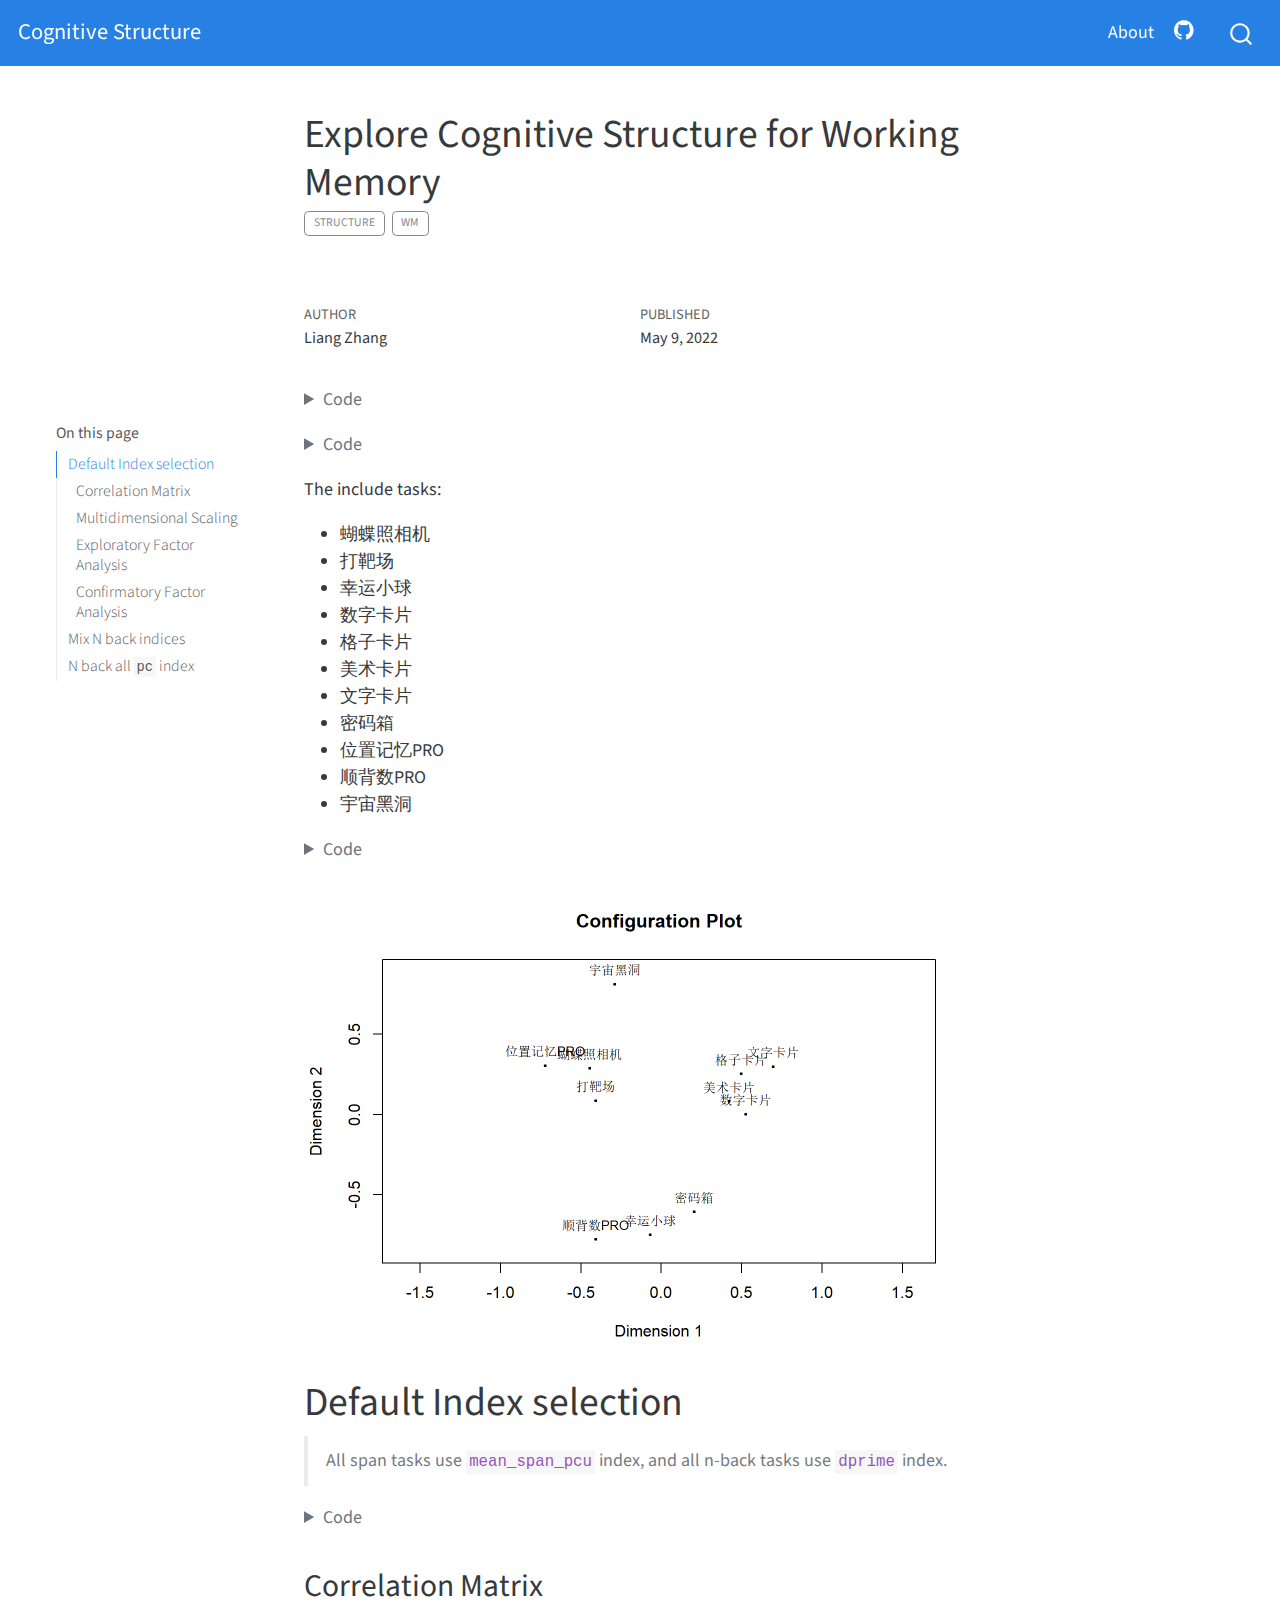
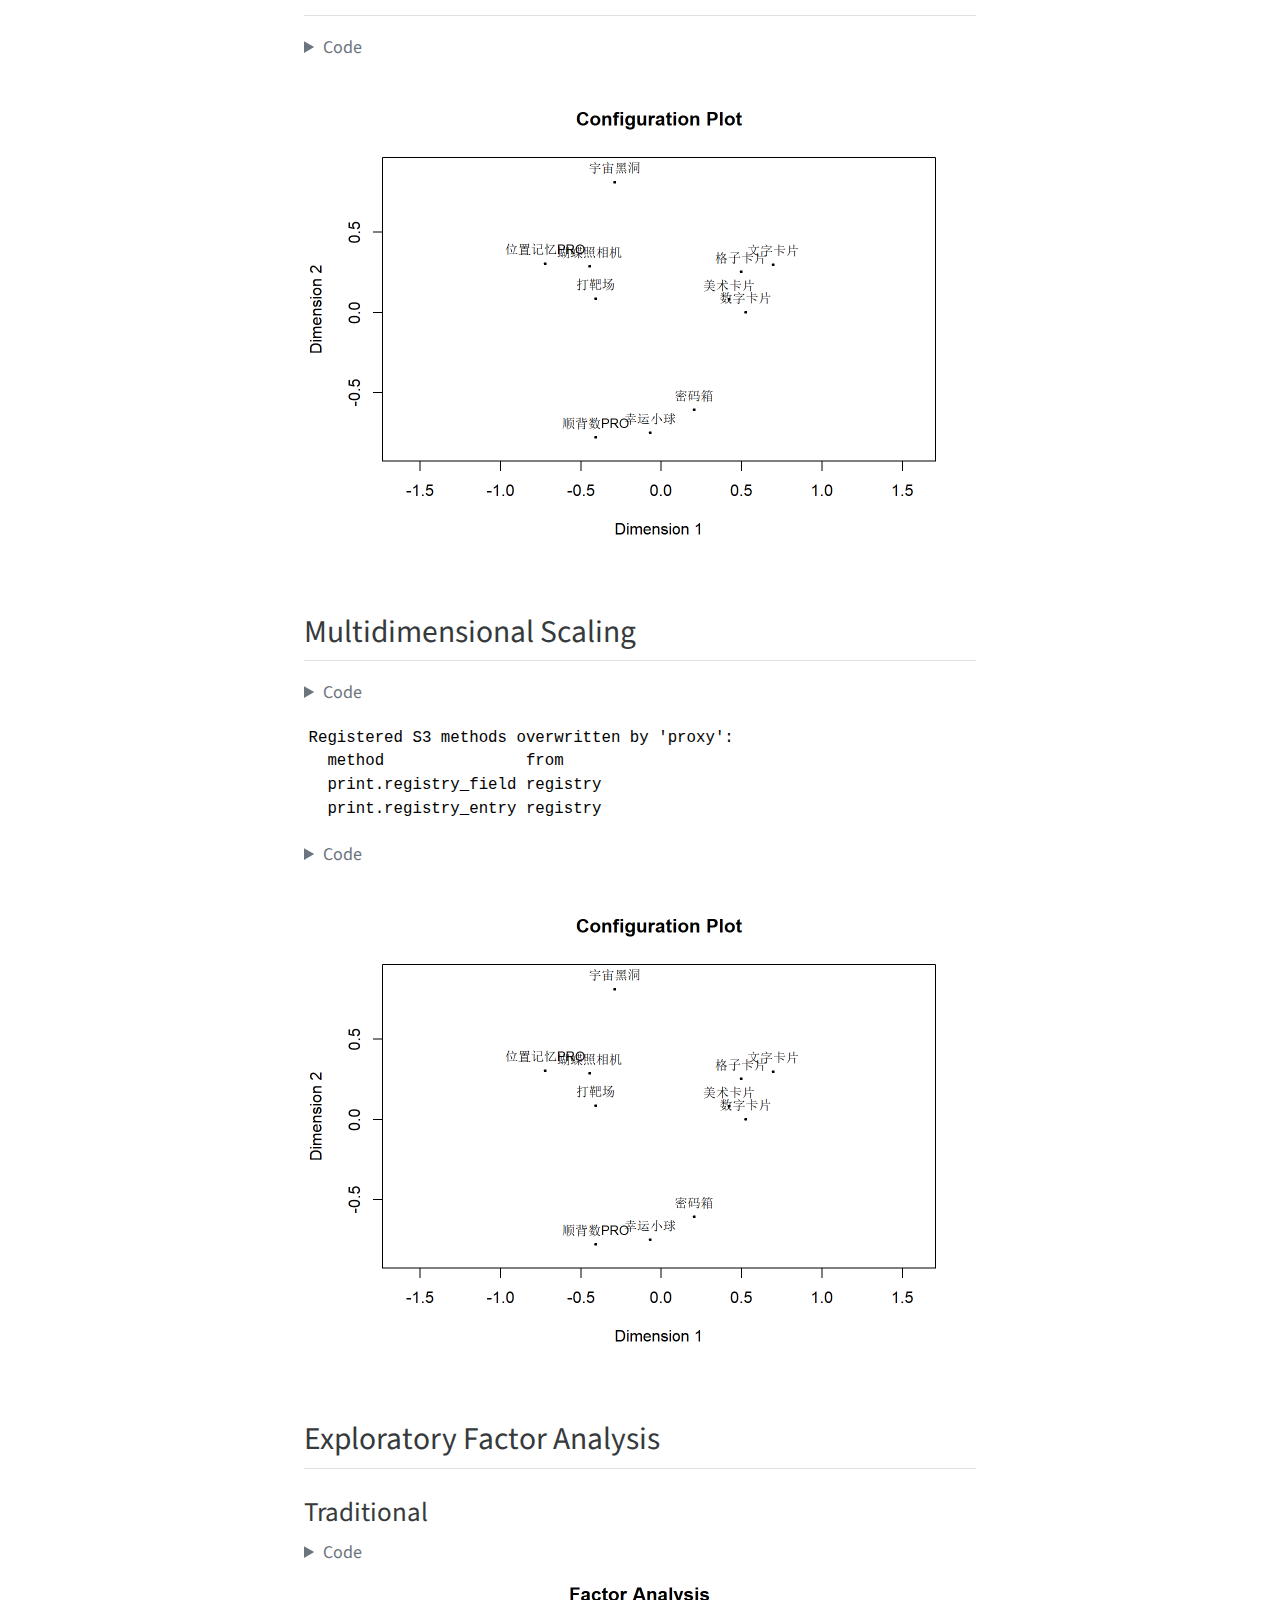
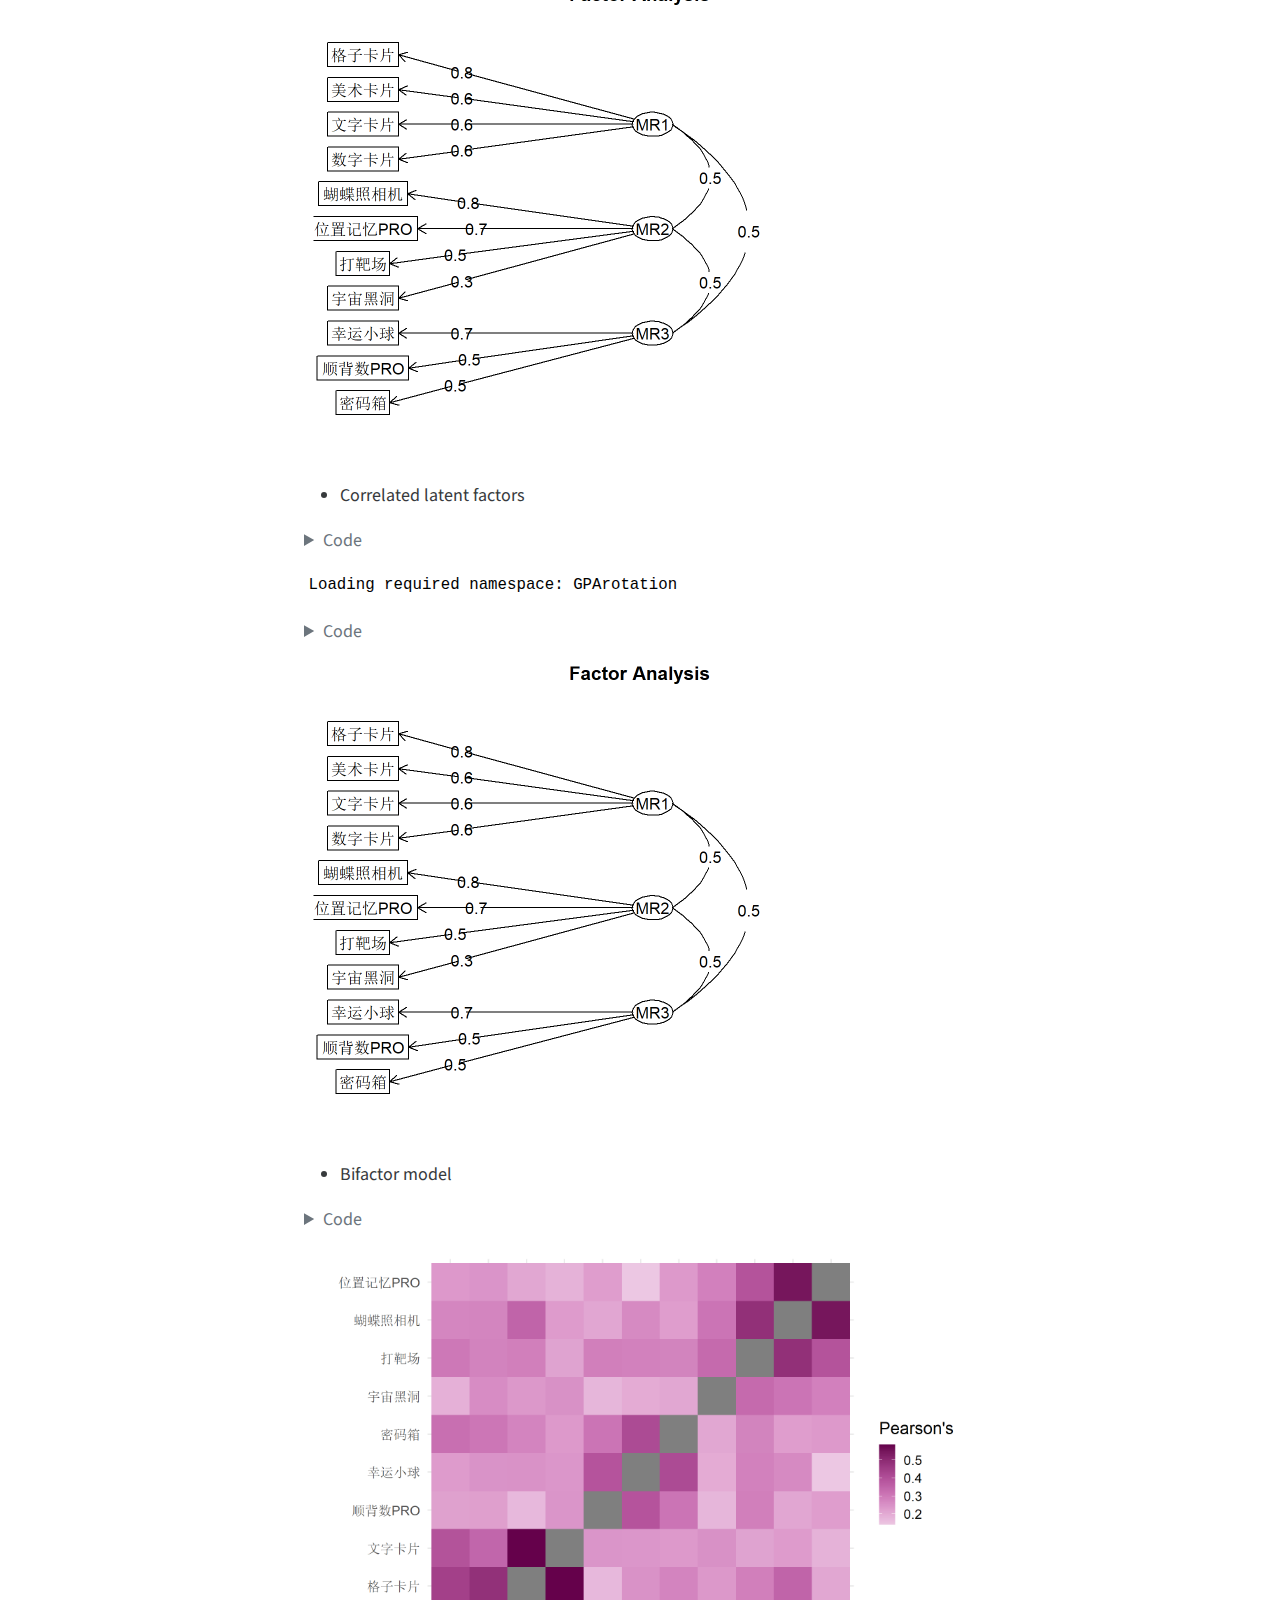
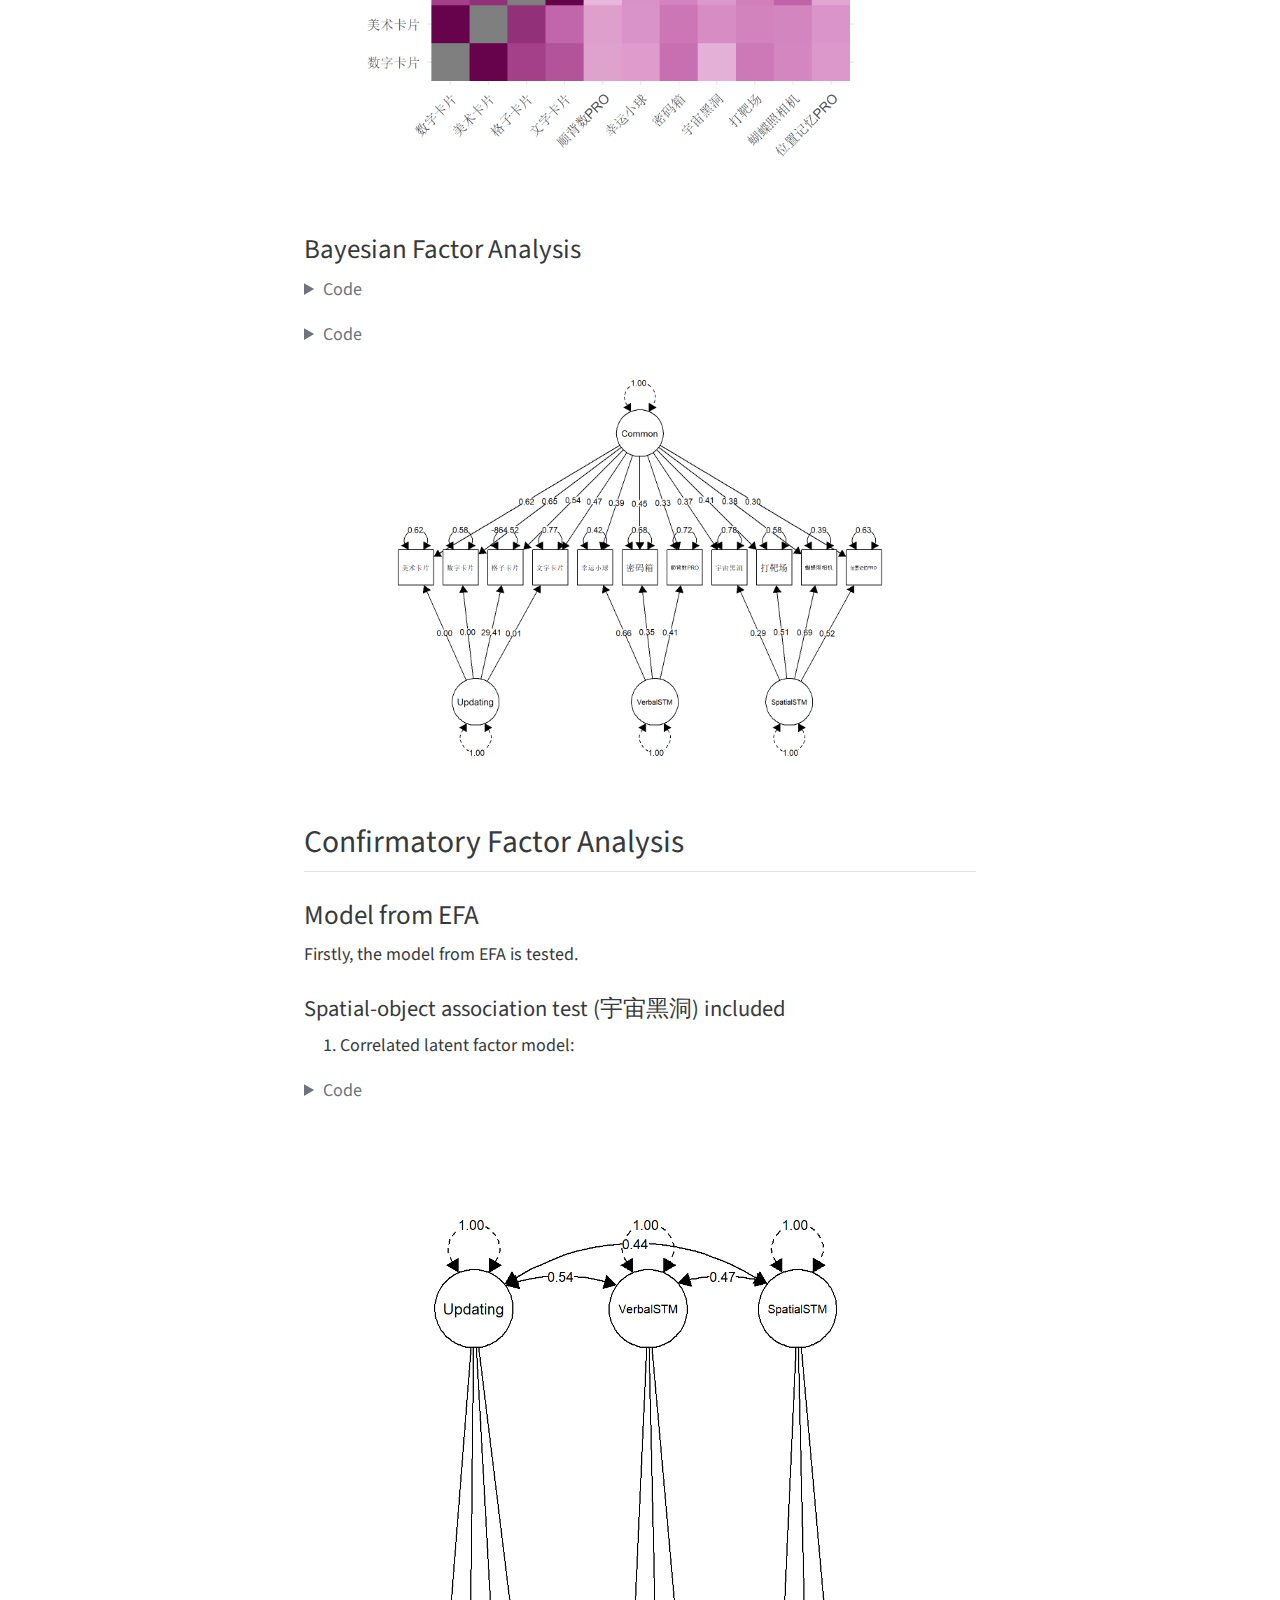
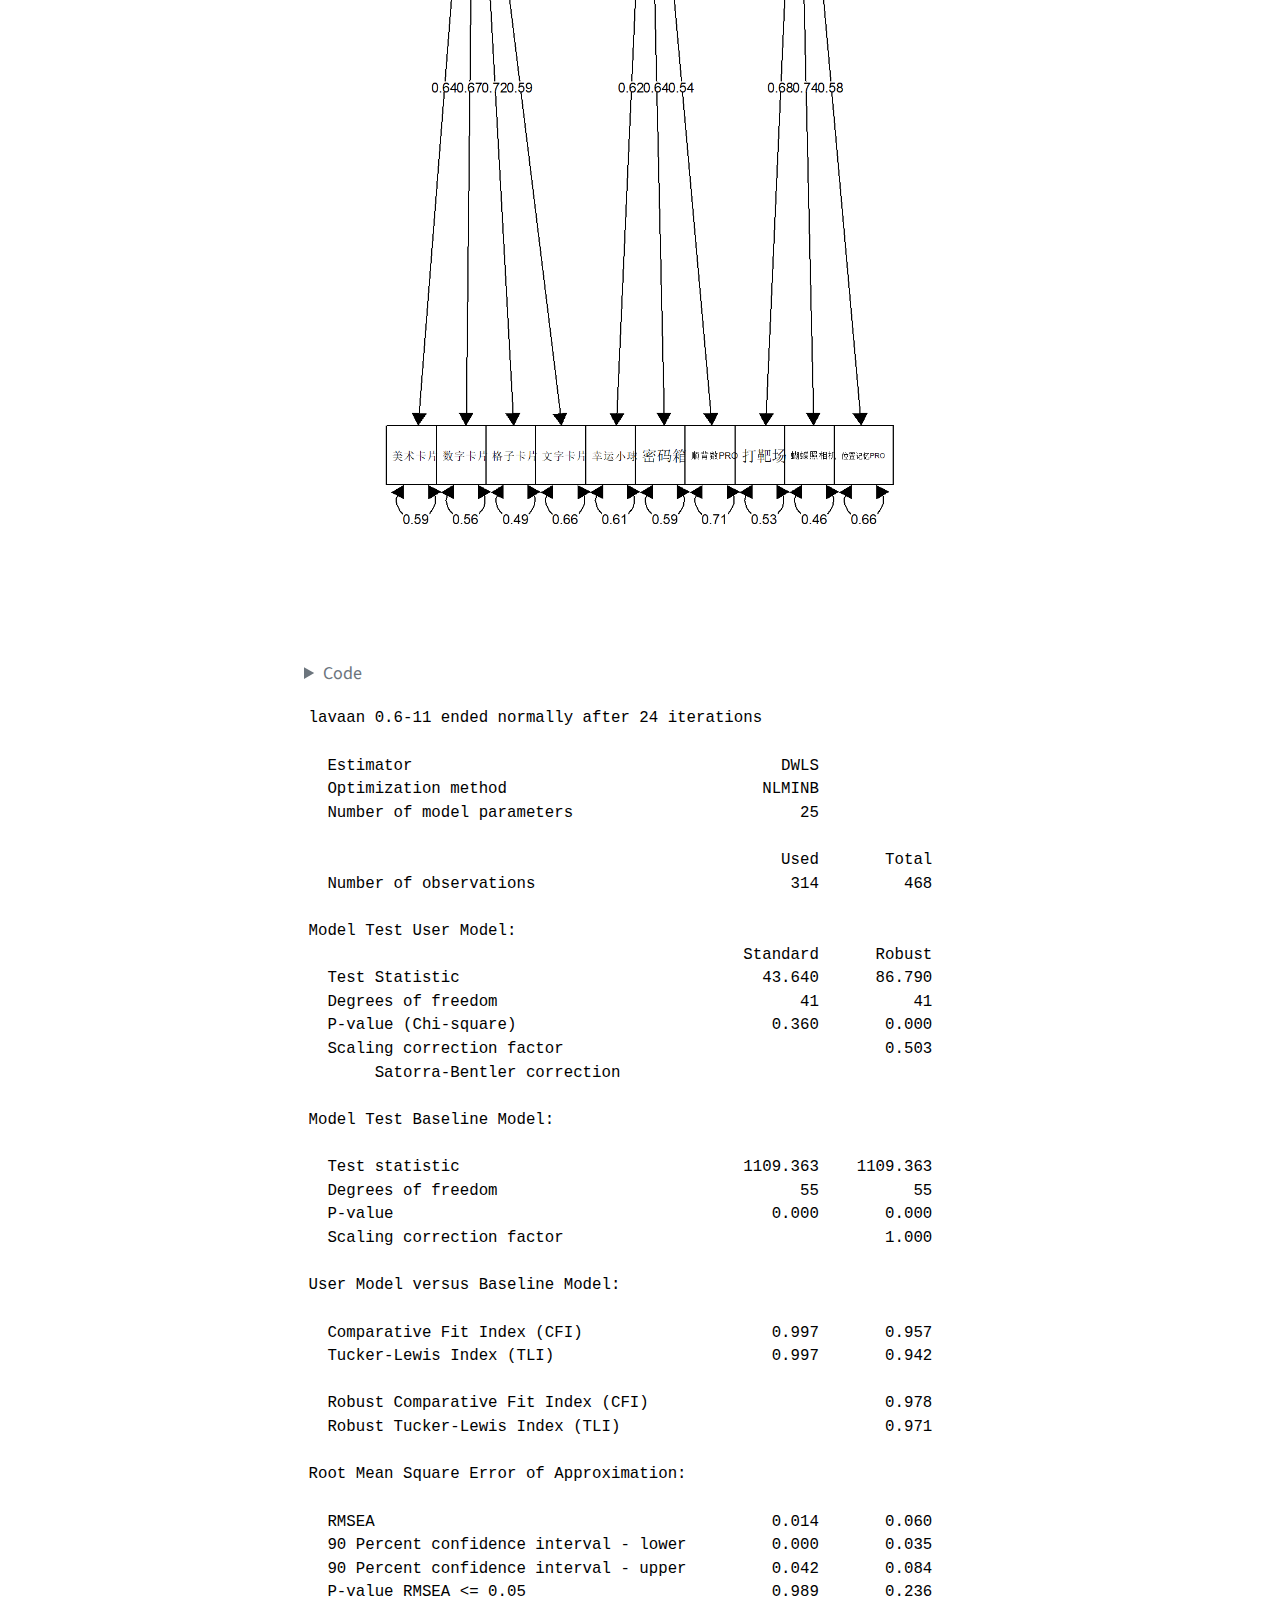
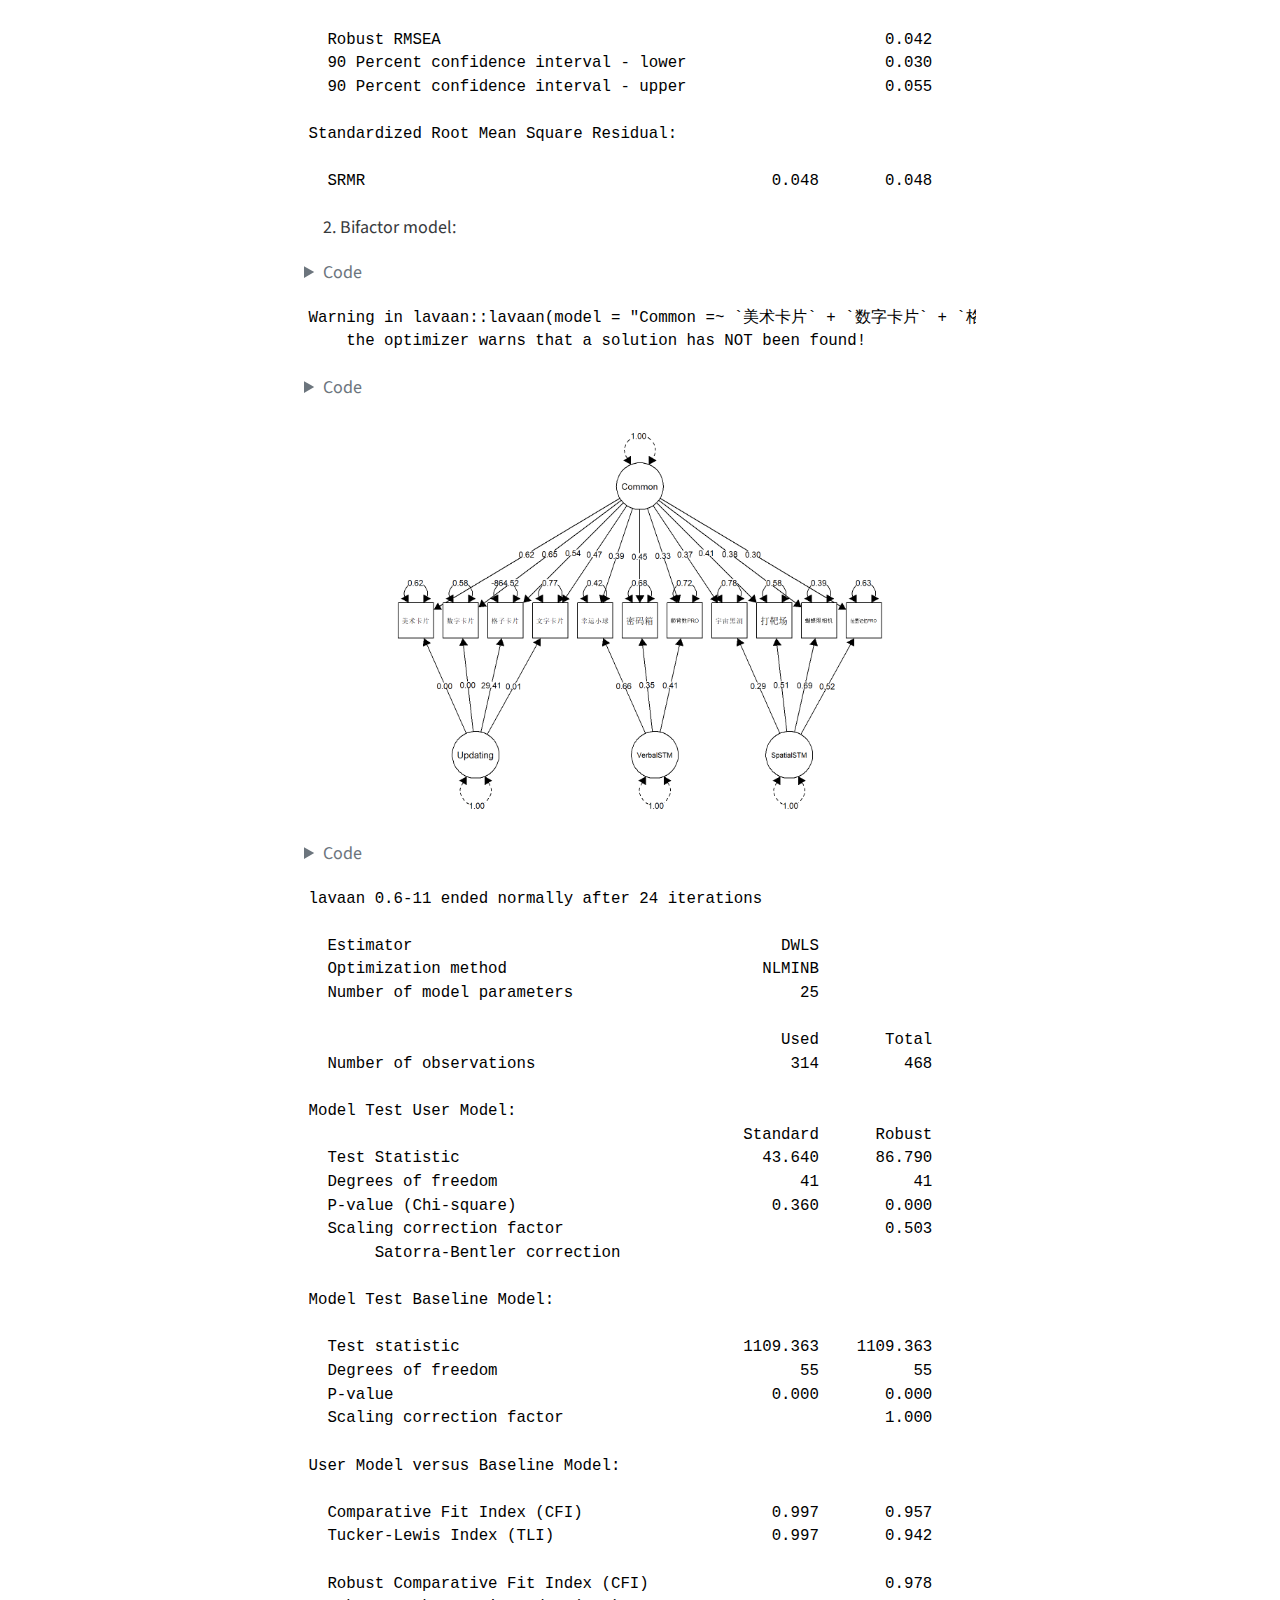
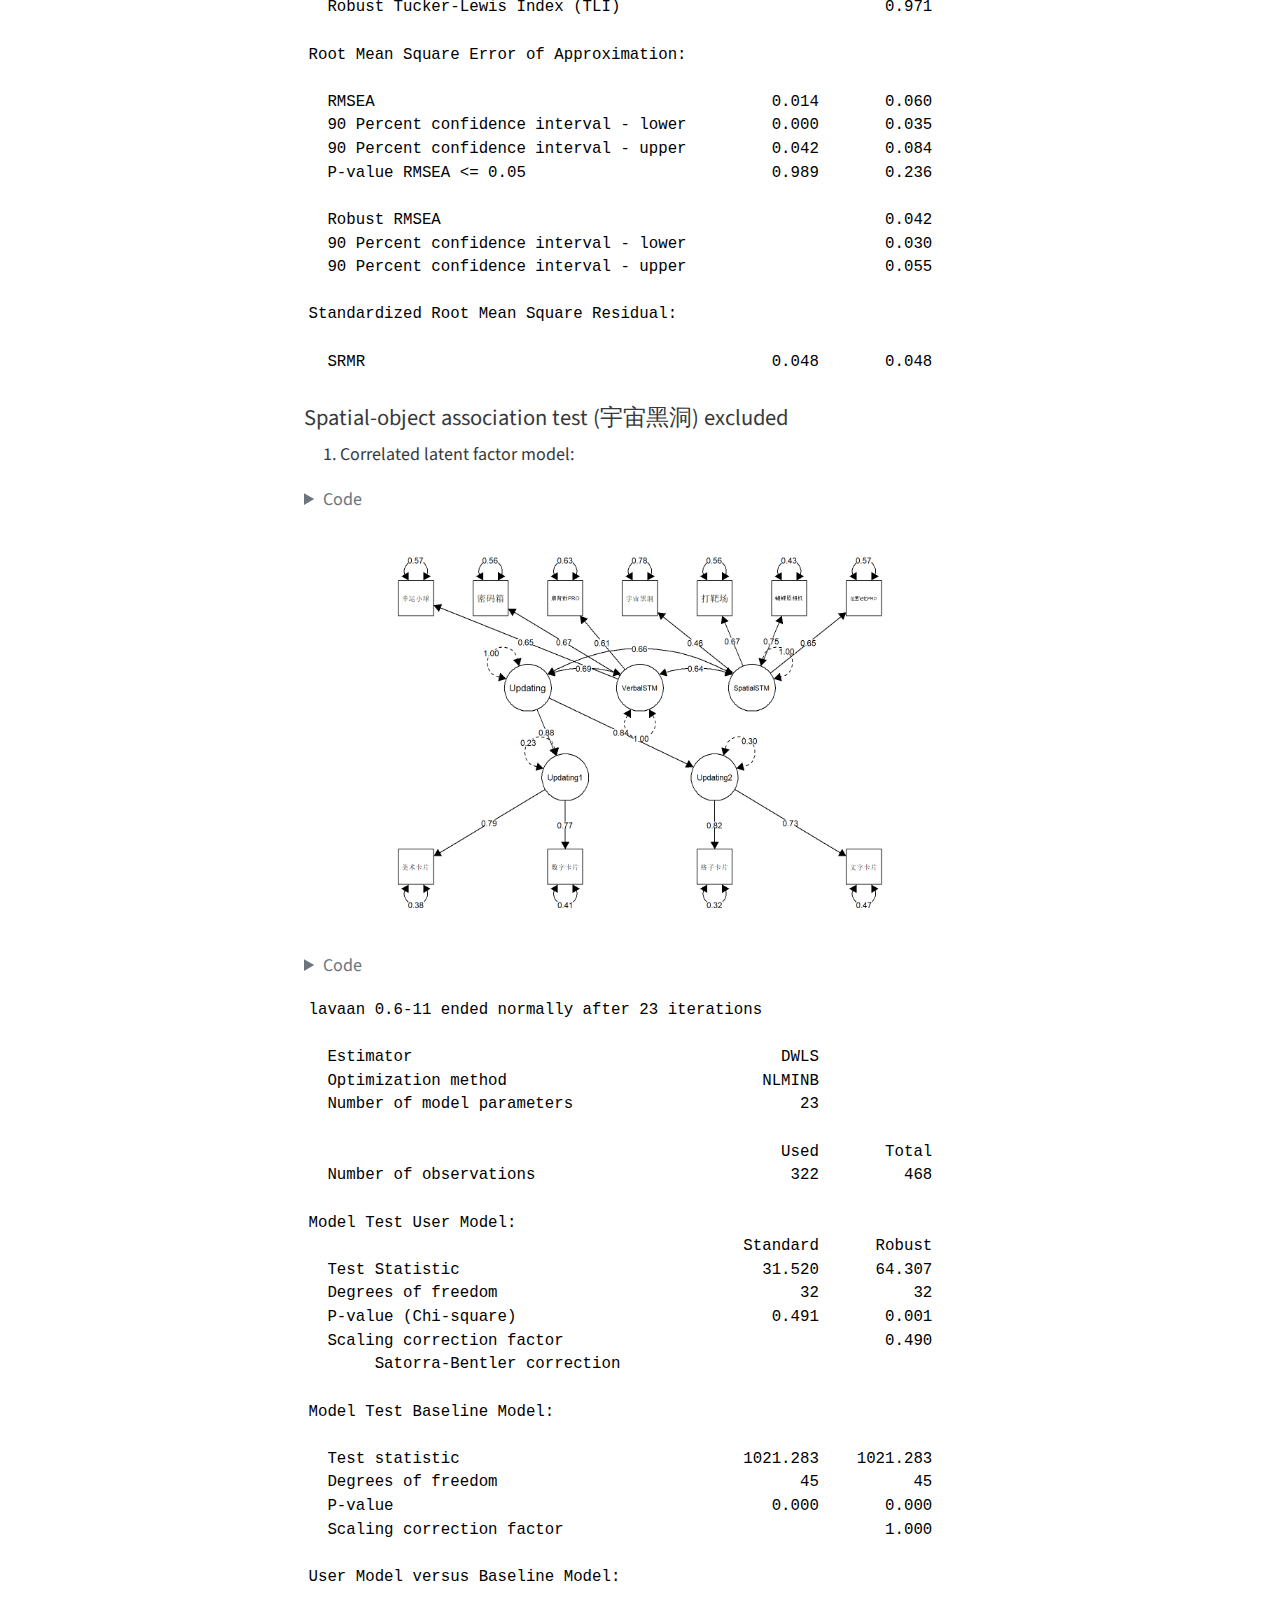
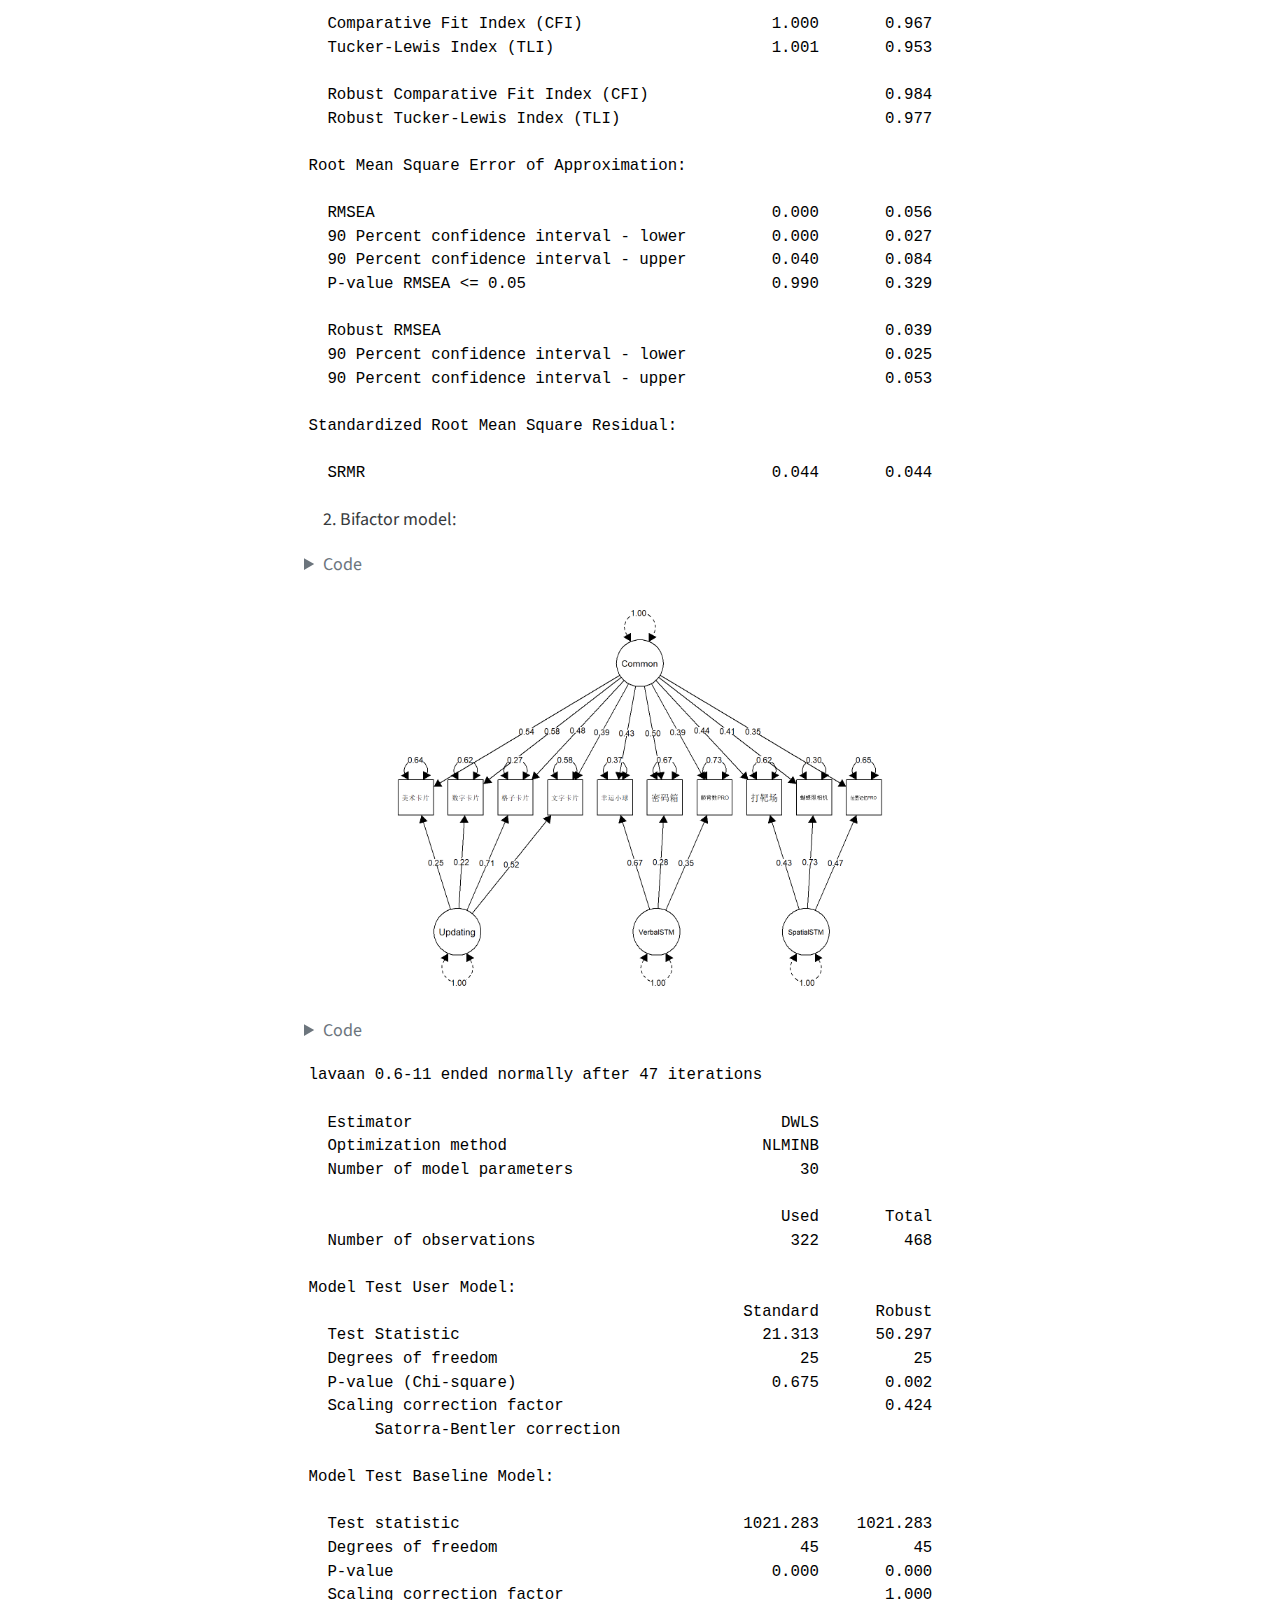
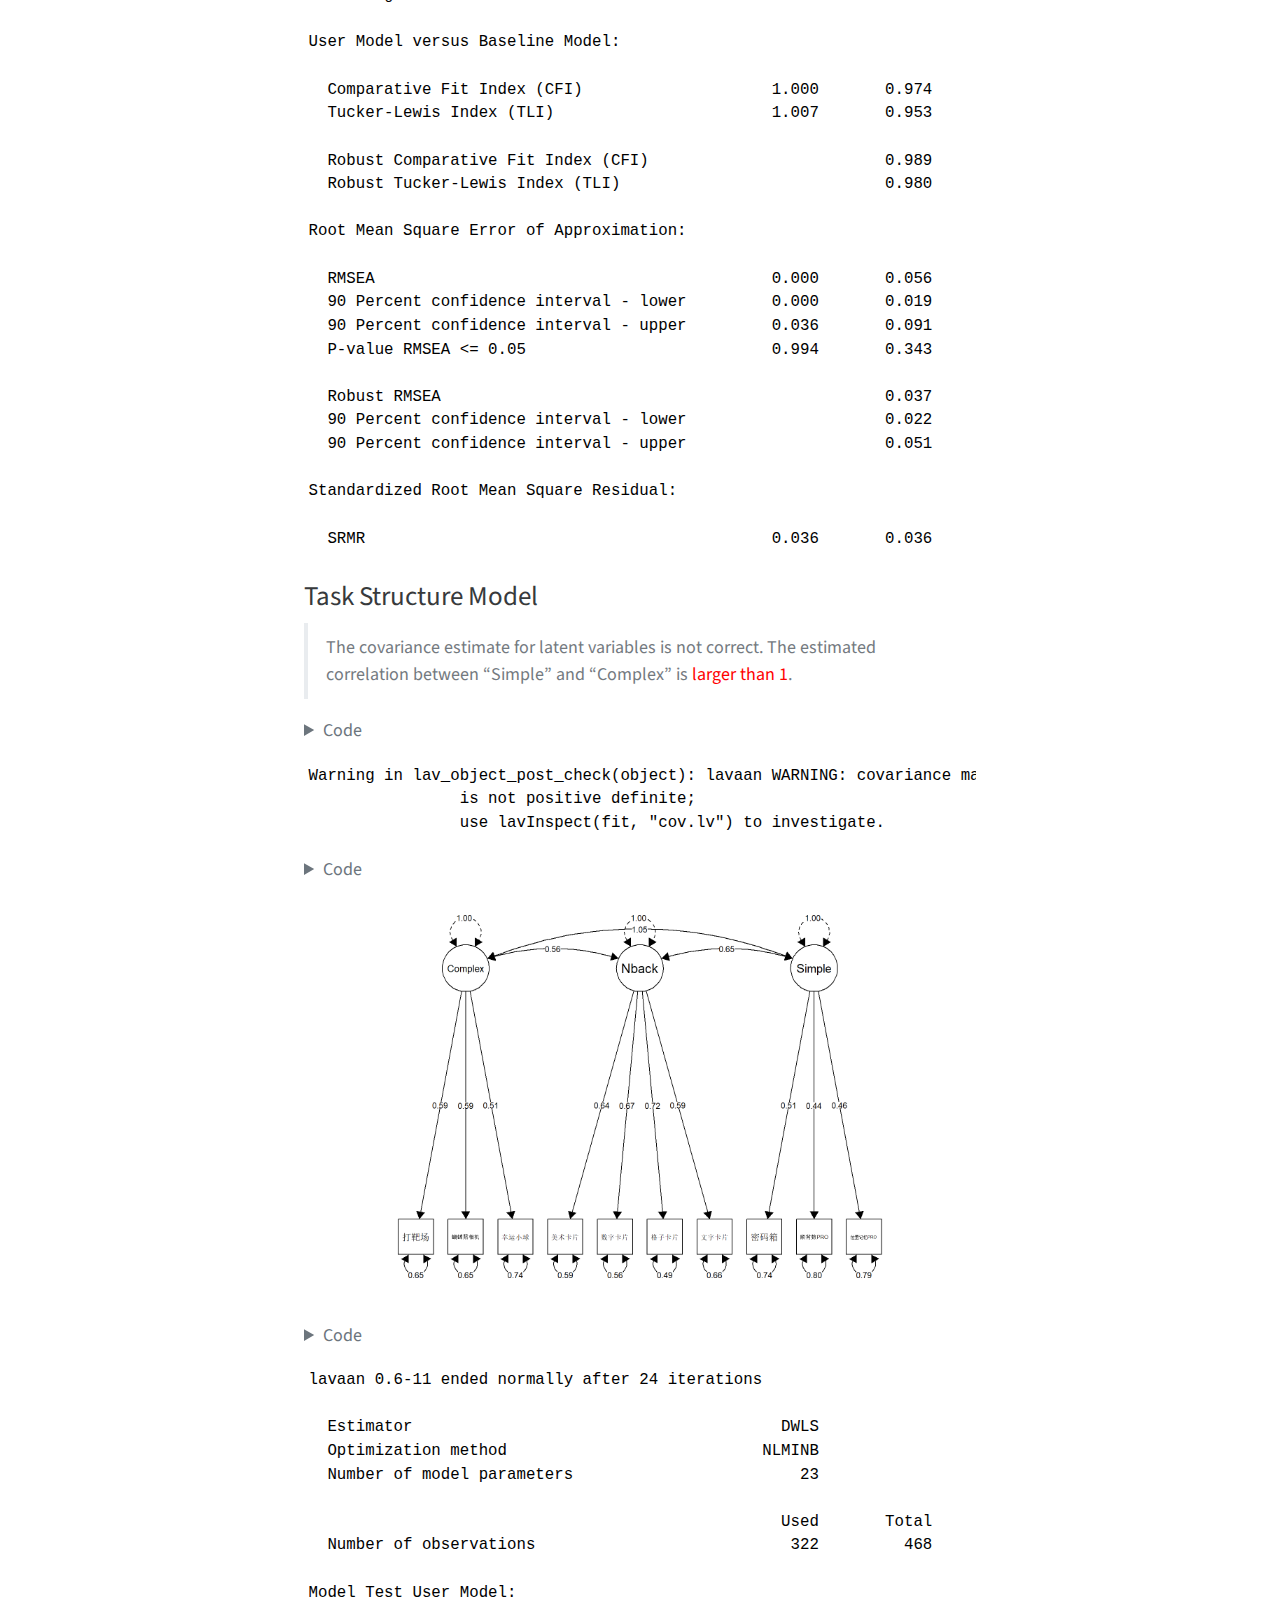
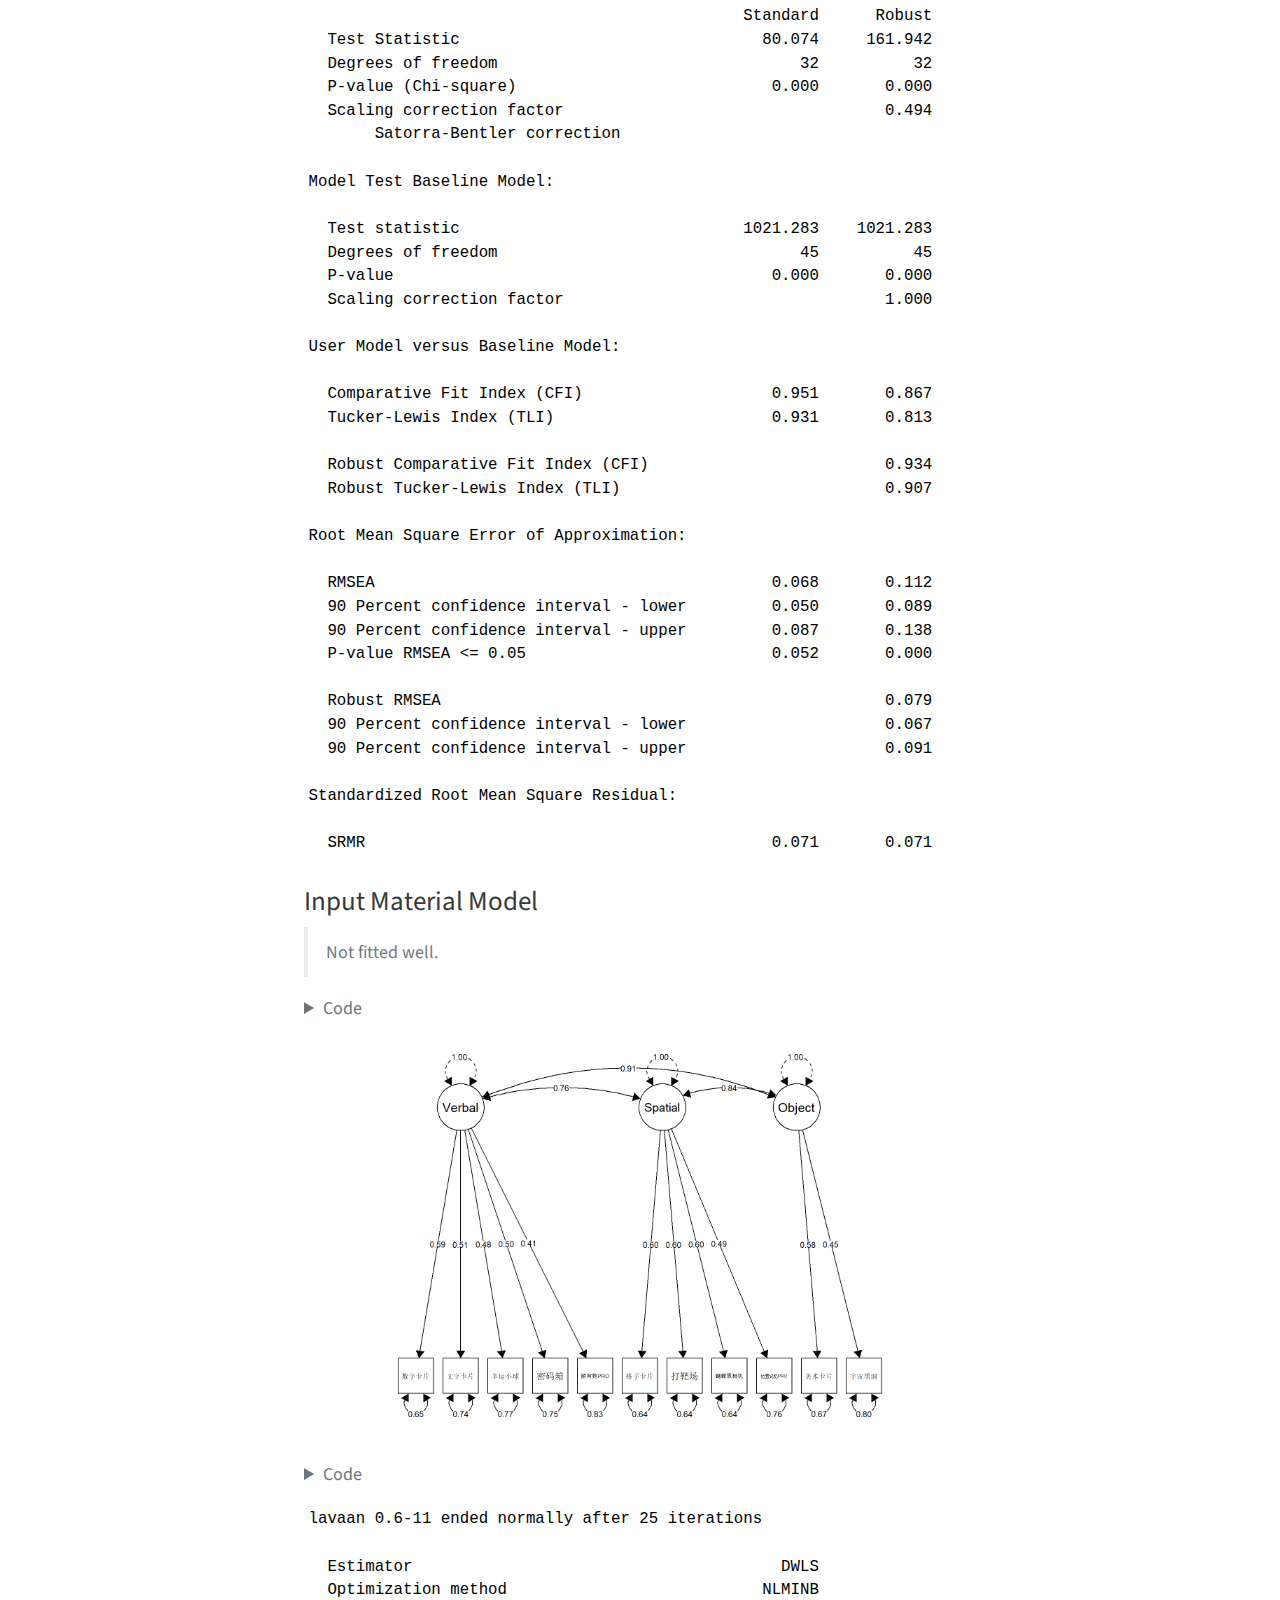
<file: docs/posts/explore-struct-wm/index.html>
<!DOCTYPE html>
<html xmlns="http://www.w3.org/1999/xhtml" lang="en" xml:lang="en"><head>

<meta charset="utf-8">
<meta name="generator" content="quarto-0.9.415">

<meta name="viewport" content="width=device-width, initial-scale=1.0, user-scalable=yes">

<meta name="author" content="Liang Zhang">
<meta name="dcterms.date" content="2022-05-09">

<title>Cognitive Structure - Explore Cognitive Structure for Working Memory</title>
<style>
code{white-space: pre-wrap;}
span.smallcaps{font-variant: small-caps;}
span.underline{text-decoration: underline;}
div.column{display: inline-block; vertical-align: top; width: 50%;}
div.hanging-indent{margin-left: 1.5em; text-indent: -1.5em;}
ul.task-list{list-style: none;}
pre > code.sourceCode { white-space: pre; position: relative; }
pre > code.sourceCode > span { display: inline-block; line-height: 1.25; }
pre > code.sourceCode > span:empty { height: 1.2em; }
.sourceCode { overflow: visible; }
code.sourceCode > span { color: inherit; text-decoration: inherit; }
div.sourceCode { margin: 1em 0; }
pre.sourceCode { margin: 0; }
@media screen {
div.sourceCode { overflow: auto; }
}
@media print {
pre > code.sourceCode { white-space: pre-wrap; }
pre > code.sourceCode > span { text-indent: -5em; padding-left: 5em; }
}
pre.numberSource code
  { counter-reset: source-line 0; }
pre.numberSource code > span
  { position: relative; left: -4em; counter-increment: source-line; }
pre.numberSource code > span > a:first-child::before
  { content: counter(source-line);
    position: relative; left: -1em; text-align: right; vertical-align: baseline;
    border: none; display: inline-block;
    -webkit-touch-callout: none; -webkit-user-select: none;
    -khtml-user-select: none; -moz-user-select: none;
    -ms-user-select: none; user-select: none;
    padding: 0 4px; width: 4em;
    color: #aaaaaa;
  }
pre.numberSource { margin-left: 3em; border-left: 1px solid #aaaaaa;  padding-left: 4px; }
div.sourceCode
  {   }
@media screen {
pre > code.sourceCode > span > a:first-child::before { text-decoration: underline; }
}
code span.al { color: #ff0000; font-weight: bold; } /* Alert */
code span.an { color: #60a0b0; font-weight: bold; font-style: italic; } /* Annotation */
code span.at { color: #7d9029; } /* Attribute */
code span.bn { color: #40a070; } /* BaseN */
code span.bu { } /* BuiltIn */
code span.cf { color: #007020; font-weight: bold; } /* ControlFlow */
code span.ch { color: #4070a0; } /* Char */
code span.cn { color: #880000; } /* Constant */
code span.co { color: #60a0b0; font-style: italic; } /* Comment */
code span.cv { color: #60a0b0; font-weight: bold; font-style: italic; } /* CommentVar */
code span.do { color: #ba2121; font-style: italic; } /* Documentation */
code span.dt { color: #902000; } /* DataType */
code span.dv { color: #40a070; } /* DecVal */
code span.er { color: #ff0000; font-weight: bold; } /* Error */
code span.ex { } /* Extension */
code span.fl { color: #40a070; } /* Float */
code span.fu { color: #06287e; } /* Function */
code span.im { } /* Import */
code span.in { color: #60a0b0; font-weight: bold; font-style: italic; } /* Information */
code span.kw { color: #007020; font-weight: bold; } /* Keyword */
code span.op { color: #666666; } /* Operator */
code span.ot { color: #007020; } /* Other */
code span.pp { color: #bc7a00; } /* Preprocessor */
code span.sc { color: #4070a0; } /* SpecialChar */
code span.ss { color: #bb6688; } /* SpecialString */
code span.st { color: #4070a0; } /* String */
code span.va { color: #19177c; } /* Variable */
code span.vs { color: #4070a0; } /* VerbatimString */
code span.wa { color: #60a0b0; font-weight: bold; font-style: italic; } /* Warning */
</style>

<script src="../../site_libs/quarto-nav/quarto-nav.js"></script>
<script src="../../site_libs/quarto-nav/headroom.min.js"></script>
<script src="../../site_libs/clipboard/clipboard.min.js"></script>
<meta name="quarto:offset" content="../../">
<script src="../../site_libs/quarto-search/autocomplete.umd.js"></script>
<script src="../../site_libs/quarto-search/fuse.min.js"></script>
<script src="../../site_libs/quarto-search/quarto-search.js"></script>
<script src="../../site_libs/quarto-html/quarto.js"></script>
<script src="../../site_libs/quarto-html/popper.min.js"></script>
<script src="../../site_libs/quarto-html/tippy.umd.min.js"></script>
<script src="../../site_libs/quarto-html/anchor.min.js"></script>
<link href="../../site_libs/quarto-html/tippy.css" rel="stylesheet">
<link id="quarto-text-highlighting-styles" href="../../site_libs/quarto-html/quarto-syntax-highlighting.css" rel="stylesheet">
<script src="../../site_libs/bootstrap/bootstrap.min.js"></script>
<link href="../../site_libs/bootstrap/bootstrap-icons.css" rel="stylesheet">
<link href="../../site_libs/bootstrap/bootstrap.min.css" rel="stylesheet">
<script id="quarto-search-options" type="application/json">{
  "location": "navbar",
  "copy-button": false,
  "collapse-after": 3,
  "panel-placement": "end",
  "type": "overlay",
  "limit": 20,
  "language": {
    "search-no-results-text": "No results",
    "search-matching-documents-text": "matching documents",
    "search-copy-link-title": "Copy link to search",
    "search-hide-matches-text": "Hide additional matches",
    "search-more-match-text": "more match in this document",
    "search-more-matches-text": "more matches in this document",
    "search-clear-button-title": "Clear",
    "search-detached-cancel-button-title": "Cancel",
    "search-submit-button-title": "Submit"
  }
}</script>


<link rel="stylesheet" href="../../styles.css">
</head>

<body class="floating nav-fixed">

<div id="quarto-search-results"></div>
  <header id="quarto-header" class="headroom fixed-top">
    <nav class="navbar navbar-expand-lg navbar-dark ">
      <div class="navbar-container container-fluid">
      <a class="navbar-brand" href="../../index.html">
    <span class="navbar-title">Cognitive Structure</span>
  </a>
          <button class="navbar-toggler" type="button" data-bs-toggle="collapse" data-bs-target="#navbarCollapse" aria-controls="navbarCollapse" aria-expanded="false" aria-label="Toggle navigation" onclick="if (window.quartoToggleHeadroom) { window.quartoToggleHeadroom(); }">
  <span class="navbar-toggler-icon"></span>
</button>
          <div class="collapse navbar-collapse" id="navbarCollapse">
            <ul class="navbar-nav navbar-nav-scroll ms-auto">
  <li class="nav-item">
    <a class="nav-link" href="../../about.html">About</a>
  </li>  
  <li class="nav-item compact">
    <a class="nav-link" href="https://github.com/psychelzh/cogstruct-dev"><i class="bi bi-github" role="img">
</i> 
 </a>
  </li>  
</ul>
              <div id="quarto-search" class="" title="Search"></div>
          </div> <!-- /navcollapse -->
      </div> <!-- /container-fluid -->
    </nav>
</header>
<!-- content -->
<header id="title-block-header" class="quarto-title-block default toc-left page-columns page-full">
  <div class="quarto-title-banner page-columns page-full">
    <div class="quarto-title column-body">
      <h1 class="title">Explore Cognitive Structure for Working Memory</h1>
                          <div class="quarto-categories">
                <div class="quarto-category">structure</div>
                <div class="quarto-category">wm</div>
              </div>
                  </div>
  </div>
    
  



  <div class="quarto-title-meta">

      <div>
      <div class="quarto-title-meta-heading">Author</div>
      <div class="quarto-title-meta-contents">
               <p>Liang Zhang </p>
            </div>
    </div>
      
      <div>
      <div class="quarto-title-meta-heading">Published</div>
      <div class="quarto-title-meta-contents">
        <p class="date">May 9, 2022</p>
      </div>
    </div>
      
    </div>
    
  
  </header><div id="quarto-content" class="quarto-container page-columns page-rows-contents page-layout-article page-navbar">
<!-- sidebar -->
  <nav id="quarto-sidebar" class="sidebar collapse sidebar-navigation floating overflow-auto">
    <nav id="TOC" role="doc-toc">
    <h2 id="toc-title">On this page</h2>
   
  <ul>
  <li><a href="#default-index-selection" id="toc-default-index-selection" class="nav-link active" data-scroll-target="#default-index-selection">Default Index selection</a>
  <ul class="collapse">
  <li><a href="#correlation-matrix" id="toc-correlation-matrix" class="nav-link" data-scroll-target="#correlation-matrix">Correlation Matrix</a></li>
  <li><a href="#multidimensional-scaling" id="toc-multidimensional-scaling" class="nav-link" data-scroll-target="#multidimensional-scaling">Multidimensional Scaling</a></li>
  <li><a href="#exploratory-factor-analysis" id="toc-exploratory-factor-analysis" class="nav-link" data-scroll-target="#exploratory-factor-analysis">Exploratory Factor Analysis</a>
  <ul class="collapse">
  <li><a href="#traditional" id="toc-traditional" class="nav-link" data-scroll-target="#traditional">Traditional</a></li>
  <li><a href="#bayesian-factor-analysis" id="toc-bayesian-factor-analysis" class="nav-link" data-scroll-target="#bayesian-factor-analysis">Bayesian Factor Analysis</a></li>
  </ul></li>
  <li><a href="#confirmatory-factor-analysis" id="toc-confirmatory-factor-analysis" class="nav-link" data-scroll-target="#confirmatory-factor-analysis">Confirmatory Factor Analysis</a>
  <ul class="collapse">
  <li><a href="#model-from-efa" id="toc-model-from-efa" class="nav-link" data-scroll-target="#model-from-efa">Model from EFA</a></li>
  <li><a href="#task-structure-model" id="toc-task-structure-model" class="nav-link" data-scroll-target="#task-structure-model">Task Structure Model</a></li>
  <li><a href="#input-material-model" id="toc-input-material-model" class="nav-link" data-scroll-target="#input-material-model">Input Material Model</a></li>
  </ul></li>
  </ul></li>
  <li><a href="#mix-n-back-indices" id="toc-mix-n-back-indices" class="nav-link" data-scroll-target="#mix-n-back-indices">Mix N back indices</a>
  <ul class="collapse">
  <li><a href="#correlation-matrix-1" id="toc-correlation-matrix-1" class="nav-link" data-scroll-target="#correlation-matrix-1">Correlation Matrix</a></li>
  <li><a href="#multidimensional-scaling-1" id="toc-multidimensional-scaling-1" class="nav-link" data-scroll-target="#multidimensional-scaling-1">Multidimensional Scaling</a></li>
  <li><a href="#exploratory-factor-analysis-1" id="toc-exploratory-factor-analysis-1" class="nav-link" data-scroll-target="#exploratory-factor-analysis-1">Exploratory Factor Analysis</a>
  <ul class="collapse">
  <li><a href="#traditional-1" id="toc-traditional-1" class="nav-link" data-scroll-target="#traditional-1">Traditional</a></li>
  <li><a href="#bayesian-factor-analysis-1" id="toc-bayesian-factor-analysis-1" class="nav-link" data-scroll-target="#bayesian-factor-analysis-1">Bayesian Factor Analysis</a></li>
  </ul></li>
  <li><a href="#confirmatory-factor-analysis-1" id="toc-confirmatory-factor-analysis-1" class="nav-link" data-scroll-target="#confirmatory-factor-analysis-1">Confirmatory Factor Analysis</a>
  <ul class="collapse">
  <li><a href="#model-from-efa-1" id="toc-model-from-efa-1" class="nav-link" data-scroll-target="#model-from-efa-1">Model from EFA</a></li>
  <li><a href="#task-structure-model-1" id="toc-task-structure-model-1" class="nav-link" data-scroll-target="#task-structure-model-1">Task Structure Model</a></li>
  <li><a href="#input-material-model-1" id="toc-input-material-model-1" class="nav-link" data-scroll-target="#input-material-model-1">Input Material Model</a></li>
  </ul></li>
  </ul></li>
  <li><a href="#n-back-all-pc-index" id="toc-n-back-all-pc-index" class="nav-link" data-scroll-target="#n-back-all-pc-index">N back all <code>pc</code> index</a>
  <ul class="collapse">
  <li><a href="#correlation-matrix-2" id="toc-correlation-matrix-2" class="nav-link" data-scroll-target="#correlation-matrix-2">Correlation Matrix</a></li>
  <li><a href="#multidimensional-scaling-2" id="toc-multidimensional-scaling-2" class="nav-link" data-scroll-target="#multidimensional-scaling-2">Multidimensional Scaling</a></li>
  <li><a href="#exploratory-factor-analysis-2" id="toc-exploratory-factor-analysis-2" class="nav-link" data-scroll-target="#exploratory-factor-analysis-2">Exploratory Factor Analysis</a>
  <ul class="collapse">
  <li><a href="#traditional-2" id="toc-traditional-2" class="nav-link" data-scroll-target="#traditional-2">Traditional</a></li>
  <li><a href="#bayesian-factor-analysis-2" id="toc-bayesian-factor-analysis-2" class="nav-link" data-scroll-target="#bayesian-factor-analysis-2">Bayesian Factor Analysis</a></li>
  </ul></li>
  <li><a href="#confirmatory-factor-analysis-2" id="toc-confirmatory-factor-analysis-2" class="nav-link" data-scroll-target="#confirmatory-factor-analysis-2">Confirmatory Factor Analysis</a>
  <ul class="collapse">
  <li><a href="#model-from-efa-2" id="toc-model-from-efa-2" class="nav-link" data-scroll-target="#model-from-efa-2">Model from EFA</a></li>
  <li><a href="#task-structure-model-2" id="toc-task-structure-model-2" class="nav-link" data-scroll-target="#task-structure-model-2">Task Structure Model</a></li>
  <li><a href="#input-material-model-2" id="toc-input-material-model-2" class="nav-link" data-scroll-target="#input-material-model-2">Input Material Model</a></li>
  </ul></li>
  </ul></li>
  </ul>
</nav>
</nav>
<!-- margin-sidebar -->
    <div id="quarto-margin-sidebar" class="sidebar margin-sidebar">
    </div>
<!-- main -->
<main class="content quarto-banner-title-block" id="quarto-document-content">




<div class="cell">
<details>
<summary>Code</summary>
<div class="sourceCode cell-code" id="cb1"><pre class="sourceCode r code-with-copy"><code class="sourceCode r"><span id="cb1-1"><a href="#cb1-1" aria-hidden="true" tabindex="-1"></a>pivot_wider_indices <span class="ot">&lt;-</span> <span class="cf">function</span>(data) {</span>
<span id="cb1-2"><a href="#cb1-2" aria-hidden="true" tabindex="-1"></a>  data <span class="sc">|&gt;</span> </span>
<span id="cb1-3"><a href="#cb1-3" aria-hidden="true" tabindex="-1"></a>    <span class="fu">add_count</span>(user_id, game_name) <span class="sc">|&gt;</span></span>
<span id="cb1-4"><a href="#cb1-4" aria-hidden="true" tabindex="-1"></a>    <span class="fu">mutate</span>(</span>
<span id="cb1-5"><a href="#cb1-5" aria-hidden="true" tabindex="-1"></a>      <span class="at">game_index =</span> <span class="fu">if_else</span>(</span>
<span id="cb1-6"><a href="#cb1-6" aria-hidden="true" tabindex="-1"></a>        n <span class="sc">==</span> <span class="dv">1</span>,</span>
<span id="cb1-7"><a href="#cb1-7" aria-hidden="true" tabindex="-1"></a>        game_name,</span>
<span id="cb1-8"><a href="#cb1-8" aria-hidden="true" tabindex="-1"></a>        <span class="fu">str_c</span>(game_name, index_name, <span class="at">sep =</span> <span class="st">"-"</span>)</span>
<span id="cb1-9"><a href="#cb1-9" aria-hidden="true" tabindex="-1"></a>      )</span>
<span id="cb1-10"><a href="#cb1-10" aria-hidden="true" tabindex="-1"></a>    ) <span class="sc">|&gt;</span></span>
<span id="cb1-11"><a href="#cb1-11" aria-hidden="true" tabindex="-1"></a>    <span class="fu">pivot_wider</span>(</span>
<span id="cb1-12"><a href="#cb1-12" aria-hidden="true" tabindex="-1"></a>      <span class="at">id_cols =</span> user_id,</span>
<span id="cb1-13"><a href="#cb1-13" aria-hidden="true" tabindex="-1"></a>      <span class="at">names_from =</span> game_index,</span>
<span id="cb1-14"><a href="#cb1-14" aria-hidden="true" tabindex="-1"></a>      <span class="at">values_from =</span> test</span>
<span id="cb1-15"><a href="#cb1-15" aria-hidden="true" tabindex="-1"></a>    )</span>
<span id="cb1-16"><a href="#cb1-16" aria-hidden="true" tabindex="-1"></a>}</span></code><button title="Copy to Clipboard" class="code-copy-button"><i class="bi"></i></button></pre></div>
</details>
</div>
<div class="cell" data-hash="index_cache/html/load-data_1de8a75194159d3e1321e30f0af60edf">
<details>
<summary>Code</summary>
<div class="sourceCode cell-code" id="cb2"><pre class="sourceCode r code-with-copy"><code class="sourceCode r"><span id="cb2-1"><a href="#cb2-1" aria-hidden="true" tabindex="-1"></a>targets<span class="sc">::</span><span class="fu">tar_load</span>(users, <span class="at">store =</span> here<span class="sc">::</span><span class="fu">here</span>(<span class="st">"preproc/_targets"</span>))</span>
<span id="cb2-2"><a href="#cb2-2" aria-hidden="true" tabindex="-1"></a>ind_filt <span class="ot">&lt;-</span> readxl<span class="sc">::</span><span class="fu">read_excel</span>(here<span class="sc">::</span><span class="fu">here</span>(<span class="st">"config/indices_filtering.xlsx"</span>))</span>
<span id="cb2-3"><a href="#cb2-3" aria-hidden="true" tabindex="-1"></a>dim_order <span class="ot">&lt;-</span> <span class="fu">c</span>(<span class="st">"attention"</span>, <span class="st">"multitask"</span>, <span class="st">"switching"</span>, <span class="st">"inhibition"</span>, </span>
<span id="cb2-4"><a href="#cb2-4" aria-hidden="true" tabindex="-1"></a>               <span class="st">"reasoning"</span>, <span class="st">"complex span"</span>, <span class="st">"working memory"</span>, <span class="st">"short term memory"</span>, </span>
<span id="cb2-5"><a href="#cb2-5" aria-hidden="true" tabindex="-1"></a>               <span class="st">"long term memory"</span>, <span class="st">"probability learning"</span>,</span>
<span id="cb2-6"><a href="#cb2-6" aria-hidden="true" tabindex="-1"></a>               <span class="st">"speeded IP"</span>, <span class="st">"strategic IP"</span>, </span>
<span id="cb2-7"><a href="#cb2-7" aria-hidden="true" tabindex="-1"></a>               <span class="st">"perception"</span>, <span class="st">"math"</span>, <span class="st">"language"</span>)</span>
<span id="cb2-8"><a href="#cb2-8" aria-hidden="true" tabindex="-1"></a>indices_clean <span class="ot">&lt;-</span> targets<span class="sc">::</span><span class="fu">tar_read</span>(indices_final, <span class="at">store =</span> here<span class="sc">::</span><span class="fu">here</span>(<span class="st">"preproc/_targets"</span>)) <span class="sc">|&gt;</span> </span>
<span id="cb2-9"><a href="#cb2-9" aria-hidden="true" tabindex="-1"></a>  <span class="fu">full_join</span>(ind_filt, <span class="at">by =</span> <span class="fu">c</span>(<span class="st">"game_name"</span>, <span class="st">"index_name"</span>)) <span class="sc">|&gt;</span> </span>
<span id="cb2-10"><a href="#cb2-10" aria-hidden="true" tabindex="-1"></a>  <span class="fu">filter</span>(</span>
<span id="cb2-11"><a href="#cb2-11" aria-hidden="true" tabindex="-1"></a>    <span class="sc">!</span><span class="fu">is.na</span>(check_result) <span class="sc">&amp;</span> check_result <span class="sc">!=</span> <span class="st">"target-stash"</span>,</span>
<span id="cb2-12"><a href="#cb2-12" aria-hidden="true" tabindex="-1"></a>    grade <span class="sc">!=</span> <span class="st">"20220303级"</span>,</span>
<span id="cb2-13"><a href="#cb2-13" aria-hidden="true" tabindex="-1"></a>    <span class="sc">!</span>game_name <span class="sc">%in%</span> <span class="fu">c</span>(<span class="st">"文字推理"</span>, <span class="st">"数字推理"</span>)</span>
<span id="cb2-14"><a href="#cb2-14" aria-hidden="true" tabindex="-1"></a>  ) <span class="sc">|&gt;</span></span>
<span id="cb2-15"><a href="#cb2-15" aria-hidden="true" tabindex="-1"></a>  <span class="fu">arrange</span>(<span class="fu">factor</span>(dimension, dim_order)) <span class="sc">|&gt;</span></span>
<span id="cb2-16"><a href="#cb2-16" aria-hidden="true" tabindex="-1"></a>  <span class="fu">mutate</span>(<span class="at">test =</span> <span class="fu">if_else</span>(reversed, <span class="sc">-</span>test, test)) <span class="sc">|&gt;</span></span>
<span id="cb2-17"><a href="#cb2-17" aria-hidden="true" tabindex="-1"></a>  <span class="fu">group_by</span>(game_name, index_name) <span class="sc">|&gt;</span></span>
<span id="cb2-18"><a href="#cb2-18" aria-hidden="true" tabindex="-1"></a>  <span class="fu">mutate</span>(<span class="at">test =</span> <span class="fu">if_else</span>(test <span class="sc">%in%</span> <span class="fu">boxplot.stats</span>(test)<span class="sc">$</span>out, <span class="cn">NA_real_</span>, test)) <span class="sc">|&gt;</span> </span>
<span id="cb2-19"><a href="#cb2-19" aria-hidden="true" tabindex="-1"></a>  <span class="fu">ungroup</span>()</span>
<span id="cb2-20"><a href="#cb2-20" aria-hidden="true" tabindex="-1"></a>indices_memory <span class="ot">&lt;-</span> indices_clean <span class="sc">|&gt;</span> </span>
<span id="cb2-21"><a href="#cb2-21" aria-hidden="true" tabindex="-1"></a>  <span class="fu">filter</span>(</span>
<span id="cb2-22"><a href="#cb2-22" aria-hidden="true" tabindex="-1"></a>    dimension <span class="sc">%in%</span> <span class="fu">c</span>(<span class="st">"complex span"</span>, <span class="st">"working memory"</span>, <span class="st">"short term memory"</span>, <span class="st">"long term memory"</span>),</span>
<span id="cb2-23"><a href="#cb2-23" aria-hidden="true" tabindex="-1"></a>    <span class="sc">!</span>game_name <span class="sc">%in%</span> <span class="fu">c</span>(<span class="st">"言语记忆"</span>, <span class="st">"连续再认"</span>, <span class="st">"魔术师终极"</span>, <span class="st">"人工语言-中级"</span>, <span class="st">"图片记忆"</span>, <span class="st">"欢乐餐厅"</span>, <span class="st">"过目不忘PRO"</span>)</span>
<span id="cb2-24"><a href="#cb2-24" aria-hidden="true" tabindex="-1"></a>  )</span></code><button title="Copy to Clipboard" class="code-copy-button"><i class="bi"></i></button></pre></div>
</details>
</div>
<p>The include tasks:</p>
<ul>
<li>蝴蝶照相机</li>
<li>打靶场</li>
<li>幸运小球</li>
<li>数字卡片</li>
<li>格子卡片</li>
<li>美术卡片</li>
<li>文字卡片</li>
<li>密码箱</li>
<li>位置记忆PRO</li>
<li>顺背数PRO</li>
<li>宇宙黑洞</li>
</ul>
<div class="cell">
<details>
<summary>Code</summary>
<div class="sourceCode cell-code" id="cb3"><pre class="sourceCode r code-with-copy"><code class="sourceCode r"><span id="cb3-1"><a href="#cb3-1" aria-hidden="true" tabindex="-1"></a>indices_selected <span class="ot">&lt;-</span> indices_memory <span class="sc">|&gt;</span> </span>
<span id="cb3-2"><a href="#cb3-2" aria-hidden="true" tabindex="-1"></a>  <span class="fu">pivot_wider_indices</span>() <span class="sc">|&gt;</span></span>
<span id="cb3-3"><a href="#cb3-3" aria-hidden="true" tabindex="-1"></a>  <span class="fu">select</span>(<span class="sc">-</span>user_id)</span>
<span id="cb3-4"><a href="#cb3-4" aria-hidden="true" tabindex="-1"></a><span class="fu">correlate</span>(indices_selected, <span class="at">quiet =</span> <span class="cn">TRUE</span>) <span class="sc">|&gt;</span> </span>
<span id="cb3-5"><a href="#cb3-5" aria-hidden="true" tabindex="-1"></a>  <span class="fu">rearrange</span>(<span class="at">method =</span> <span class="st">"HC"</span>) <span class="sc">|&gt;</span></span>
<span id="cb3-6"><a href="#cb3-6" aria-hidden="true" tabindex="-1"></a>  <span class="fu">stretch</span>() <span class="sc">|&gt;</span> </span>
<span id="cb3-7"><a href="#cb3-7" aria-hidden="true" tabindex="-1"></a>  <span class="fu">mutate</span>(<span class="fu">across</span>(<span class="fu">c</span>(x, y), as_factor)) <span class="sc">|&gt;</span></span>
<span id="cb3-8"><a href="#cb3-8" aria-hidden="true" tabindex="-1"></a>  <span class="fu">ggplot</span>(<span class="fu">aes</span>(x, y)) <span class="sc">+</span></span>
<span id="cb3-9"><a href="#cb3-9" aria-hidden="true" tabindex="-1"></a>  <span class="fu">geom_tile</span>(<span class="fu">aes</span>(<span class="at">fill =</span> r)) <span class="sc">+</span></span>
<span id="cb3-10"><a href="#cb3-10" aria-hidden="true" tabindex="-1"></a>  scico<span class="sc">::</span><span class="fu">scale_fill_scico</span>(<span class="at">palette =</span> <span class="st">"bam"</span>, <span class="at">midpoint =</span> <span class="dv">0</span>, <span class="at">direction =</span> <span class="sc">-</span><span class="dv">1</span>) <span class="sc">+</span></span>
<span id="cb3-11"><a href="#cb3-11" aria-hidden="true" tabindex="-1"></a>  <span class="fu">coord_fixed</span>() <span class="sc">+</span></span>
<span id="cb3-12"><a href="#cb3-12" aria-hidden="true" tabindex="-1"></a>  <span class="fu">theme_minimal</span>(<span class="at">base_size =</span> <span class="dv">18</span>) <span class="sc">+</span></span>
<span id="cb3-13"><a href="#cb3-13" aria-hidden="true" tabindex="-1"></a>  <span class="fu">labs</span>(<span class="at">x =</span> <span class="st">""</span>, <span class="at">y =</span> <span class="st">""</span>, <span class="at">fill =</span> <span class="st">"Pearson's"</span>, <span class="at">color =</span> <span class="st">""</span>) <span class="sc">+</span></span>
<span id="cb3-14"><a href="#cb3-14" aria-hidden="true" tabindex="-1"></a>  <span class="fu">theme</span>(<span class="at">axis.text.x =</span> <span class="fu">element_text</span>(<span class="at">angle =</span> <span class="dv">45</span>, <span class="at">hjust =</span> <span class="dv">1</span>))</span></code><button title="Copy to Clipboard" class="code-copy-button"><i class="bi"></i></button></pre></div>
</details>
<div class="cell-output-display">
<p><img src="index_files/figure-html/unnamed-chunk-4-1.png" class="img-fluid" width="1536"></p>
</div>
</div>
<section id="default-index-selection" class="level1">
<h1>Default Index selection</h1>
<blockquote class="blockquote">
<p>All span tasks use <code>mean_span_pcu</code> index, and all n-back tasks use <code>dprime</code> index.</p>
</blockquote>
<div class="cell">
<details>
<summary>Code</summary>
<div class="sourceCode cell-code" id="cb4"><pre class="sourceCode r code-with-copy"><code class="sourceCode r"><span id="cb4-1"><a href="#cb4-1" aria-hidden="true" tabindex="-1"></a>indices_selected <span class="ot">&lt;-</span> indices_memory <span class="sc">|&gt;</span> </span>
<span id="cb4-2"><a href="#cb4-2" aria-hidden="true" tabindex="-1"></a>  <span class="fu">filter</span>(index_name <span class="sc">%in%</span> <span class="fu">c</span>(<span class="st">"mean_span_pcu"</span>, <span class="st">"dprime"</span>)) <span class="sc">|&gt;</span> </span>
<span id="cb4-3"><a href="#cb4-3" aria-hidden="true" tabindex="-1"></a>  <span class="fu">pivot_wider_indices</span>() <span class="sc">|&gt;</span></span>
<span id="cb4-4"><a href="#cb4-4" aria-hidden="true" tabindex="-1"></a>  <span class="fu">select</span>(<span class="sc">-</span>user_id)</span></code><button title="Copy to Clipboard" class="code-copy-button"><i class="bi"></i></button></pre></div>
</details>
</div>
<section id="correlation-matrix" class="level2">
<h2 class="anchored" data-anchor-id="correlation-matrix">Correlation Matrix</h2>
<div class="cell">
<details>
<summary>Code</summary>
<div class="sourceCode cell-code" id="cb5"><pre class="sourceCode r code-with-copy"><code class="sourceCode r"><span id="cb5-1"><a href="#cb5-1" aria-hidden="true" tabindex="-1"></a><span class="fu">correlate</span>(indices_selected, <span class="at">quiet =</span> <span class="cn">TRUE</span>) <span class="sc">|&gt;</span> </span>
<span id="cb5-2"><a href="#cb5-2" aria-hidden="true" tabindex="-1"></a>  <span class="fu">rearrange</span>(<span class="at">method =</span> <span class="st">"HC"</span>) <span class="sc">|&gt;</span></span>
<span id="cb5-3"><a href="#cb5-3" aria-hidden="true" tabindex="-1"></a>  <span class="fu">stretch</span>() <span class="sc">|&gt;</span> </span>
<span id="cb5-4"><a href="#cb5-4" aria-hidden="true" tabindex="-1"></a>  <span class="fu">mutate</span>(<span class="fu">across</span>(<span class="fu">c</span>(x, y), as_factor)) <span class="sc">|&gt;</span></span>
<span id="cb5-5"><a href="#cb5-5" aria-hidden="true" tabindex="-1"></a>  <span class="fu">ggplot</span>(<span class="fu">aes</span>(x, y)) <span class="sc">+</span></span>
<span id="cb5-6"><a href="#cb5-6" aria-hidden="true" tabindex="-1"></a>  <span class="fu">geom_tile</span>(<span class="fu">aes</span>(<span class="at">fill =</span> r)) <span class="sc">+</span></span>
<span id="cb5-7"><a href="#cb5-7" aria-hidden="true" tabindex="-1"></a>  scico<span class="sc">::</span><span class="fu">scale_fill_scico</span>(<span class="at">palette =</span> <span class="st">"bam"</span>, <span class="at">midpoint =</span> <span class="dv">0</span>, <span class="at">direction =</span> <span class="sc">-</span><span class="dv">1</span>) <span class="sc">+</span></span>
<span id="cb5-8"><a href="#cb5-8" aria-hidden="true" tabindex="-1"></a>  <span class="fu">coord_fixed</span>() <span class="sc">+</span></span>
<span id="cb5-9"><a href="#cb5-9" aria-hidden="true" tabindex="-1"></a>  <span class="fu">theme_minimal</span>(<span class="at">base_size =</span> <span class="dv">18</span>) <span class="sc">+</span></span>
<span id="cb5-10"><a href="#cb5-10" aria-hidden="true" tabindex="-1"></a>  <span class="fu">labs</span>(<span class="at">x =</span> <span class="st">""</span>, <span class="at">y =</span> <span class="st">""</span>, <span class="at">fill =</span> <span class="st">"Pearson's"</span>, <span class="at">color =</span> <span class="st">""</span>) <span class="sc">+</span></span>
<span id="cb5-11"><a href="#cb5-11" aria-hidden="true" tabindex="-1"></a>  <span class="fu">theme</span>(<span class="at">axis.text.x =</span> <span class="fu">element_text</span>(<span class="at">angle =</span> <span class="dv">45</span>, <span class="at">hjust =</span> <span class="dv">1</span>))</span></code><button title="Copy to Clipboard" class="code-copy-button"><i class="bi"></i></button></pre></div>
</details>
<div class="cell-output-display">
<p><img src="index_files/figure-html/unnamed-chunk-6-1.png" class="img-fluid" width="960"></p>
</div>
</div>
</section>
<section id="multidimensional-scaling" class="level2">
<h2 class="anchored" data-anchor-id="multidimensional-scaling">Multidimensional Scaling</h2>
<div class="cell">
<details>
<summary>Code</summary>
<div class="sourceCode cell-code" id="cb6"><pre class="sourceCode r code-with-copy"><code class="sourceCode r"><span id="cb6-1"><a href="#cb6-1" aria-hidden="true" tabindex="-1"></a>mds <span class="ot">&lt;-</span> indices_selected <span class="sc">|&gt;</span> </span>
<span id="cb6-2"><a href="#cb6-2" aria-hidden="true" tabindex="-1"></a>  <span class="fu">cor</span>(<span class="at">use =</span> <span class="st">"pairwise"</span>) <span class="sc">|&gt;</span> </span>
<span id="cb6-3"><a href="#cb6-3" aria-hidden="true" tabindex="-1"></a>  smacof<span class="sc">::</span><span class="fu">sim2diss</span>(<span class="at">to.dist =</span> <span class="cn">TRUE</span>) <span class="sc">|&gt;</span> </span>
<span id="cb6-4"><a href="#cb6-4" aria-hidden="true" tabindex="-1"></a>  smacof<span class="sc">::</span><span class="fu">mds</span>(<span class="at">ndim =</span> <span class="dv">2</span>, <span class="at">type =</span> <span class="st">"mspline"</span>)</span></code><button title="Copy to Clipboard" class="code-copy-button"><i class="bi"></i></button></pre></div>
</details>
<div class="cell-output cell-output-stderr">
<pre><code>Registered S3 methods overwritten by 'proxy':
  method               from    
  print.registry_field registry
  print.registry_entry registry</code></pre>
</div>
<details>
<summary>Code</summary>
<div class="sourceCode cell-code" id="cb8"><pre class="sourceCode r code-with-copy"><code class="sourceCode r"><span id="cb8-1"><a href="#cb8-1" aria-hidden="true" tabindex="-1"></a><span class="co"># plot(mds, plot.type = "Shepard", main = "Shepard Diagram (Ratio Transformation)")</span></span>
<span id="cb8-2"><a href="#cb8-2" aria-hidden="true" tabindex="-1"></a><span class="co"># par(family = "SimHei")</span></span>
<span id="cb8-3"><a href="#cb8-3" aria-hidden="true" tabindex="-1"></a><span class="fu">plot</span>(mds)</span></code><button title="Copy to Clipboard" class="code-copy-button"><i class="bi"></i></button></pre></div>
</details>
<div class="cell-output-display">
<p><img src="index_files/figure-html/unnamed-chunk-7-1.png" class="img-fluid" width="672"></p>
</div>
</div>
</section>
<section id="exploratory-factor-analysis" class="level2">
<h2 class="anchored" data-anchor-id="exploratory-factor-analysis">Exploratory Factor Analysis</h2>
<section id="traditional" class="level3">
<h3 class="anchored" data-anchor-id="traditional">Traditional</h3>
<div class="cell">
<details>
<summary>Code</summary>
<div class="sourceCode cell-code" id="cb9"><pre class="sourceCode r code-with-copy"><code class="sourceCode r"><span id="cb9-1"><a href="#cb9-1" aria-hidden="true" tabindex="-1"></a>nfactors_test <span class="ot">&lt;-</span> psych<span class="sc">::</span><span class="fu">nfactors</span>(indices_selected)</span></code><button title="Copy to Clipboard" class="code-copy-button"><i class="bi"></i></button></pre></div>
</details>
<div class="cell-output-display">
<p><img src="index_files/figure-html/unnamed-chunk-8-1.png" class="img-fluid" width="672"></p>
</div>
</div>
<ul>
<li>Correlated latent factors</li>
</ul>
<div class="cell">
<details>
<summary>Code</summary>
<div class="sourceCode cell-code" id="cb10"><pre class="sourceCode r code-with-copy"><code class="sourceCode r"><span id="cb10-1"><a href="#cb10-1" aria-hidden="true" tabindex="-1"></a>fit <span class="ot">&lt;-</span> psych<span class="sc">::</span><span class="fu">fa</span>(indices_selected, <span class="dv">3</span>)</span></code><button title="Copy to Clipboard" class="code-copy-button"><i class="bi"></i></button></pre></div>
</details>
<div class="cell-output cell-output-stderr">
<pre><code>Loading required namespace: GPArotation</code></pre>
</div>
<details>
<summary>Code</summary>
<div class="sourceCode cell-code" id="cb12"><pre class="sourceCode r code-with-copy"><code class="sourceCode r"><span id="cb12-1"><a href="#cb12-1" aria-hidden="true" tabindex="-1"></a>psych<span class="sc">::</span><span class="fu">fa.diagram</span>(fit)</span></code><button title="Copy to Clipboard" class="code-copy-button"><i class="bi"></i></button></pre></div>
</details>
<div class="cell-output-display">
<p><img src="index_files/figure-html/unnamed-chunk-9-1.png" class="img-fluid" width="672"></p>
</div>
</div>
<ul>
<li>Bifactor model</li>
</ul>
<div class="cell">
<details>
<summary>Code</summary>
<div class="sourceCode cell-code" id="cb13"><pre class="sourceCode r code-with-copy"><code class="sourceCode r"><span id="cb13-1"><a href="#cb13-1" aria-hidden="true" tabindex="-1"></a>fit_bifac <span class="ot">&lt;-</span> psych<span class="sc">::</span><span class="fu">omega</span>(indices_selected, <span class="dv">3</span>, <span class="at">plot =</span> <span class="cn">FALSE</span>)</span>
<span id="cb13-2"><a href="#cb13-2" aria-hidden="true" tabindex="-1"></a>psych<span class="sc">::</span><span class="fu">omega.diagram</span>(fit_bifac)</span></code><button title="Copy to Clipboard" class="code-copy-button"><i class="bi"></i></button></pre></div>
</details>
<div class="cell-output-display">
<p><img src="index_files/figure-html/unnamed-chunk-10-1.png" class="img-fluid" width="672"></p>
</div>
</div>
</section>
<section id="bayesian-factor-analysis" class="level3">
<h3 class="anchored" data-anchor-id="bayesian-factor-analysis">Bayesian Factor Analysis</h3>
<div class="cell" data-hash="index_cache/html/unnamed-chunk-11_f97654ef4b9215c171a084a69a60665a">
<details>
<summary>Code</summary>
<div class="sourceCode cell-code" id="cb14"><pre class="sourceCode r code-with-copy"><code class="sourceCode r"><span id="cb14-1"><a href="#cb14-1" aria-hidden="true" tabindex="-1"></a>mcmc <span class="ot">&lt;-</span> indices_selected <span class="sc">|&gt;</span> </span>
<span id="cb14-2"><a href="#cb14-2" aria-hidden="true" tabindex="-1"></a>  <span class="fu">mutate</span>(<span class="fu">across</span>(<span class="at">.fns =</span> <span class="sc">~</span> <span class="fu">scale</span>(.)[, <span class="dv">1</span>])) <span class="sc">|&gt;</span> </span>
<span id="cb14-3"><a href="#cb14-3" aria-hidden="true" tabindex="-1"></a>  <span class="fu">befa</span>(<span class="at">verbose =</span> <span class="cn">FALSE</span>) <span class="sc">|&gt;</span> </span>
<span id="cb14-4"><a href="#cb14-4" aria-hidden="true" tabindex="-1"></a>  <span class="fu">post.column.switch</span>() <span class="sc">|&gt;</span> </span>
<span id="cb14-5"><a href="#cb14-5" aria-hidden="true" tabindex="-1"></a>  <span class="fu">post.sign.switch</span>()</span></code><button title="Copy to Clipboard" class="code-copy-button"><i class="bi"></i></button></pre></div>
</details>
</div>
<div class="cell">
<details>
<summary>Code</summary>
<div class="sourceCode cell-code" id="cb15"><pre class="sourceCode r code-with-copy"><code class="sourceCode r"><span id="cb15-1"><a href="#cb15-1" aria-hidden="true" tabindex="-1"></a>hppm <span class="ot">&lt;-</span> <span class="fu">summary</span>(mcmc, <span class="at">what =</span> <span class="st">"hppm"</span>)</span>
<span id="cb15-2"><a href="#cb15-2" aria-hidden="true" tabindex="-1"></a>hppm <span class="sc">|&gt;</span> </span>
<span id="cb15-3"><a href="#cb15-3" aria-hidden="true" tabindex="-1"></a>  <span class="fu">pluck</span>(<span class="st">"alpha"</span>, <span class="st">"m1"</span>) <span class="sc">|&gt;</span> </span>
<span id="cb15-4"><a href="#cb15-4" aria-hidden="true" tabindex="-1"></a>  <span class="fu">as_tibble</span>(<span class="at">rownames =</span> <span class="st">"alpha_term"</span>) <span class="sc">|&gt;</span> </span>
<span id="cb15-5"><a href="#cb15-5" aria-hidden="true" tabindex="-1"></a>  <span class="fu">separate</span>(alpha_term, <span class="fu">c</span>(<span class="cn">NA</span>, <span class="st">"game_index"</span>), <span class="at">sep =</span> <span class="st">":"</span>) <span class="sc">|&gt;</span> </span>
<span id="cb15-6"><a href="#cb15-6" aria-hidden="true" tabindex="-1"></a>  <span class="fu">mutate</span>(<span class="at">game_index =</span> <span class="fu">reorder</span>(game_index, dedic)) <span class="sc">|&gt;</span> </span>
<span id="cb15-7"><a href="#cb15-7" aria-hidden="true" tabindex="-1"></a>  <span class="fu">ggplot</span>(<span class="fu">aes</span>(game_index, dedic)) <span class="sc">+</span></span>
<span id="cb15-8"><a href="#cb15-8" aria-hidden="true" tabindex="-1"></a>  <span class="fu">geom_tile</span>(<span class="fu">aes</span>(<span class="at">fill =</span> mean)) <span class="sc">+</span></span>
<span id="cb15-9"><a href="#cb15-9" aria-hidden="true" tabindex="-1"></a>  <span class="fu">geom_text</span>(<span class="fu">aes</span>(<span class="at">label =</span> <span class="fu">round</span>(mean, <span class="dv">2</span>)), <span class="at">color =</span> <span class="st">"white"</span>) <span class="sc">+</span></span>
<span id="cb15-10"><a href="#cb15-10" aria-hidden="true" tabindex="-1"></a>  scico<span class="sc">::</span><span class="fu">scale_fill_scico</span>(<span class="at">palette =</span> <span class="st">"bam"</span>, <span class="at">midpoint =</span> <span class="dv">0</span>, <span class="at">direction =</span> <span class="sc">-</span><span class="dv">1</span>) <span class="sc">+</span></span>
<span id="cb15-11"><a href="#cb15-11" aria-hidden="true" tabindex="-1"></a>  <span class="fu">coord_fixed</span>() <span class="sc">+</span></span>
<span id="cb15-12"><a href="#cb15-12" aria-hidden="true" tabindex="-1"></a>  <span class="fu">theme_minimal</span>(<span class="at">base_size =</span> <span class="dv">18</span>) <span class="sc">+</span></span>
<span id="cb15-13"><a href="#cb15-13" aria-hidden="true" tabindex="-1"></a>  <span class="fu">labs</span>(<span class="at">x =</span> <span class="st">"Term"</span>, <span class="at">y =</span> <span class="st">"Factor"</span>, </span>
<span id="cb15-14"><a href="#cb15-14" aria-hidden="true" tabindex="-1"></a>       <span class="at">title =</span> <span class="fu">str_c</span>(<span class="st">"Posterior Probability: "</span>, <span class="fu">round</span>(hppm<span class="sc">$</span>hppm<span class="sc">$</span>prob, <span class="dv">2</span>), </span>
<span id="cb15-15"><a href="#cb15-15" aria-hidden="true" tabindex="-1"></a>                     <span class="st">", with "</span>, hppm<span class="sc">$</span>hppm<span class="sc">$</span>nfac, <span class="st">" factors"</span>)) <span class="sc">+</span></span>
<span id="cb15-16"><a href="#cb15-16" aria-hidden="true" tabindex="-1"></a>  <span class="fu">theme</span>(<span class="at">axis.text.x =</span> <span class="fu">element_text</span>(<span class="at">angle =</span> <span class="dv">45</span>, <span class="at">hjust =</span> <span class="dv">1</span>))</span></code><button title="Copy to Clipboard" class="code-copy-button"><i class="bi"></i></button></pre></div>
</details>
<div class="cell-output-display">
<p><img src="index_files/figure-html/unnamed-chunk-12-1.png" class="img-fluid" width="960"></p>
</div>
</div>
</section>
</section>
<section id="confirmatory-factor-analysis" class="level2">
<h2 class="anchored" data-anchor-id="confirmatory-factor-analysis">Confirmatory Factor Analysis</h2>
<section id="model-from-efa" class="level3">
<h3 class="anchored" data-anchor-id="model-from-efa">Model from EFA</h3>
<p>Firstly, the model from EFA is tested.</p>
<section id="spatial-object-association-test-宇宙黑洞-included" class="level4">
<h4 class="anchored" data-anchor-id="spatial-object-association-test-宇宙黑洞-included">Spatial-object association test (宇宙黑洞) included</h4>
<ol type="1">
<li>Correlated latent factor model:</li>
</ol>
<div class="cell">
<details>
<summary>Code</summary>
<div class="sourceCode cell-code" id="cb16"><pre class="sourceCode r code-with-copy"><code class="sourceCode r"><span id="cb16-1"><a href="#cb16-1" aria-hidden="true" tabindex="-1"></a>fitted1 <span class="ot">&lt;-</span> lavaan<span class="sc">::</span><span class="fu">cfa</span>(</span>
<span id="cb16-2"><a href="#cb16-2" aria-hidden="true" tabindex="-1"></a>  <span class="st">'Updating =~ `美术卡片` + `数字卡片` + `格子卡片` + `文字卡片`</span></span>
<span id="cb16-3"><a href="#cb16-3" aria-hidden="true" tabindex="-1"></a><span class="st">  # AscMem =~ `人工语言-中级` + `欢乐餐厅` + 图片记忆</span></span>
<span id="cb16-4"><a href="#cb16-4" aria-hidden="true" tabindex="-1"></a><span class="st">  VerbalSTM =~ `幸运小球` + `密码箱` + `顺背数PRO`</span></span>
<span id="cb16-5"><a href="#cb16-5" aria-hidden="true" tabindex="-1"></a><span class="st">  SpatialSTM =~ `宇宙黑洞` + `打靶场` + `蝴蝶照相机` + `位置记忆PRO`'</span>,</span>
<span id="cb16-6"><a href="#cb16-6" aria-hidden="true" tabindex="-1"></a>  indices_selected, <span class="at">std.lv =</span> <span class="cn">TRUE</span>, <span class="at">std.ov =</span> <span class="cn">TRUE</span>,</span>
<span id="cb16-7"><a href="#cb16-7" aria-hidden="true" tabindex="-1"></a>  <span class="at">estimator =</span> <span class="st">"WLSM"</span></span>
<span id="cb16-8"><a href="#cb16-8" aria-hidden="true" tabindex="-1"></a>)</span>
<span id="cb16-9"><a href="#cb16-9" aria-hidden="true" tabindex="-1"></a>semPlot<span class="sc">::</span><span class="fu">semPaths</span>(</span>
<span id="cb16-10"><a href="#cb16-10" aria-hidden="true" tabindex="-1"></a>  fitted1, <span class="at">what =</span> <span class="st">"std"</span>, <span class="at">edge.color =</span> <span class="st">"black"</span>, <span class="at">layout =</span> <span class="st">"tree2"</span>,</span>
<span id="cb16-11"><a href="#cb16-11" aria-hidden="true" tabindex="-1"></a>  <span class="at">sizeMan =</span> <span class="dv">6</span>, <span class="at">sizeLat =</span> <span class="dv">8</span>, <span class="at">edge.label.cex =</span> <span class="fl">0.6</span>, </span>
<span id="cb16-12"><a href="#cb16-12" aria-hidden="true" tabindex="-1"></a>  <span class="at">nCharEdges =</span> <span class="dv">5</span>, <span class="at">esize =</span> <span class="dv">1</span>, <span class="at">trans =</span> <span class="dv">1</span>, <span class="at">nCharNodes =</span> <span class="dv">0</span></span>
<span id="cb16-13"><a href="#cb16-13" aria-hidden="true" tabindex="-1"></a>)</span></code><button title="Copy to Clipboard" class="code-copy-button"><i class="bi"></i></button></pre></div>
</details>
<div class="cell-output-display">
<p><img src="index_files/figure-html/unnamed-chunk-13-1.png" class="img-fluid" width="960"></p>
</div>
<details>
<summary>Code</summary>
<div class="sourceCode cell-code" id="cb17"><pre class="sourceCode r code-with-copy"><code class="sourceCode r"><span id="cb17-1"><a href="#cb17-1" aria-hidden="true" tabindex="-1"></a>lavaan<span class="sc">::</span><span class="fu">summary</span>(fitted1, <span class="at">fit.measures =</span> <span class="cn">TRUE</span>, <span class="at">estimates =</span> <span class="cn">FALSE</span>)</span></code><button title="Copy to Clipboard" class="code-copy-button"><i class="bi"></i></button></pre></div>
</details>
<div class="cell-output cell-output-stdout">
<pre><code>lavaan 0.6-11 ended normally after 24 iterations

  Estimator                                       DWLS
  Optimization method                           NLMINB
  Number of model parameters                        25
                                                      
                                                  Used       Total
  Number of observations                           314         468
                                                                  
Model Test User Model:
                                              Standard      Robust
  Test Statistic                                43.640      86.790
  Degrees of freedom                                41          41
  P-value (Chi-square)                           0.360       0.000
  Scaling correction factor                                  0.503
       Satorra-Bentler correction                                 

Model Test Baseline Model:

  Test statistic                              1109.363    1109.363
  Degrees of freedom                                55          55
  P-value                                        0.000       0.000
  Scaling correction factor                                  1.000

User Model versus Baseline Model:

  Comparative Fit Index (CFI)                    0.997       0.957
  Tucker-Lewis Index (TLI)                       0.997       0.942
                                                                  
  Robust Comparative Fit Index (CFI)                         0.978
  Robust Tucker-Lewis Index (TLI)                            0.971

Root Mean Square Error of Approximation:

  RMSEA                                          0.014       0.060
  90 Percent confidence interval - lower         0.000       0.035
  90 Percent confidence interval - upper         0.042       0.084
  P-value RMSEA &lt;= 0.05                          0.989       0.236
                                                                  
  Robust RMSEA                                               0.042
  90 Percent confidence interval - lower                     0.030
  90 Percent confidence interval - upper                     0.055

Standardized Root Mean Square Residual:

  SRMR                                           0.048       0.048</code></pre>
</div>
</div>
<ol start="2" type="1">
<li>Bifactor model:</li>
</ol>
<div class="cell">
<details>
<summary>Code</summary>
<div class="sourceCode cell-code" id="cb19"><pre class="sourceCode r code-with-copy"><code class="sourceCode r"><span id="cb19-1"><a href="#cb19-1" aria-hidden="true" tabindex="-1"></a>fitted1_bifac <span class="ot">&lt;-</span> lavaan<span class="sc">::</span><span class="fu">cfa</span>(</span>
<span id="cb19-2"><a href="#cb19-2" aria-hidden="true" tabindex="-1"></a>  <span class="st">'Common =~ `美术卡片` + `数字卡片` + `格子卡片` + `文字卡片` + `幸运小球` + `密码箱` + `顺背数PRO` + `宇宙黑洞` + `打靶场` + `蝴蝶照相机` + `位置记忆PRO`</span></span>
<span id="cb19-3"><a href="#cb19-3" aria-hidden="true" tabindex="-1"></a><span class="st">  Updating =~ `美术卡片` + `数字卡片` + `格子卡片` + `文字卡片`</span></span>
<span id="cb19-4"><a href="#cb19-4" aria-hidden="true" tabindex="-1"></a><span class="st">  # AscMem =~ `人工语言-中级` + `欢乐餐厅` + 图片记忆</span></span>
<span id="cb19-5"><a href="#cb19-5" aria-hidden="true" tabindex="-1"></a><span class="st">  VerbalSTM =~ `幸运小球` + `密码箱` + `顺背数PRO`</span></span>
<span id="cb19-6"><a href="#cb19-6" aria-hidden="true" tabindex="-1"></a><span class="st">  SpatialSTM =~ `宇宙黑洞` + `打靶场` + `蝴蝶照相机` + `位置记忆PRO`'</span>,</span>
<span id="cb19-7"><a href="#cb19-7" aria-hidden="true" tabindex="-1"></a>  indices_selected, <span class="at">std.lv =</span> <span class="cn">TRUE</span>, <span class="at">std.ov =</span> <span class="cn">TRUE</span>, <span class="at">orthogonal =</span> <span class="cn">TRUE</span>, </span>
<span id="cb19-8"><a href="#cb19-8" aria-hidden="true" tabindex="-1"></a>  <span class="at">estimator =</span> <span class="st">"WLSM"</span></span>
<span id="cb19-9"><a href="#cb19-9" aria-hidden="true" tabindex="-1"></a>)</span></code><button title="Copy to Clipboard" class="code-copy-button"><i class="bi"></i></button></pre></div>
</details>
<div class="cell-output cell-output-stderr">
<pre><code>Warning in lavaan::lavaan(model = "Common =~ `美术卡片` + `数字卡片` + `格子卡片` + `文字卡片` + `幸运小球` + `密码箱` + `顺背数PRO` + `宇宙黑洞` + `打靶场` + `蝴蝶照相机` + `位置记忆PRO`\n  Updating =~ `美术卡片` + `数字卡片` + `格子卡片` + `文字卡片`\n  # AscMem =~ `人工语言-中级` + `欢乐餐厅` + 图片记忆\n  VerbalSTM =~ `幸运小球` + `密码箱` + `顺背数PRO`\n  SpatialSTM =~ `宇宙黑洞` + `打靶场` + `蝴蝶照相机` + `位置记忆PRO`", : lavaan WARNING:
    the optimizer warns that a solution has NOT been found!</code></pre>
</div>
<details>
<summary>Code</summary>
<div class="sourceCode cell-code" id="cb21"><pre class="sourceCode r code-with-copy"><code class="sourceCode r"><span id="cb21-1"><a href="#cb21-1" aria-hidden="true" tabindex="-1"></a>semPlot<span class="sc">::</span><span class="fu">semPaths</span>(</span>
<span id="cb21-2"><a href="#cb21-2" aria-hidden="true" tabindex="-1"></a>  fitted1_bifac, <span class="at">what =</span> <span class="st">"std"</span>, <span class="at">edge.color =</span> <span class="st">"black"</span>, <span class="at">layout =</span> <span class="st">"tree2"</span>,</span>
<span id="cb21-3"><a href="#cb21-3" aria-hidden="true" tabindex="-1"></a>  <span class="at">sizeMan =</span> <span class="dv">6</span>, <span class="at">sizeLat =</span> <span class="dv">8</span>, <span class="at">edge.label.cex =</span> <span class="fl">0.6</span>, </span>
<span id="cb21-4"><a href="#cb21-4" aria-hidden="true" tabindex="-1"></a>  <span class="at">nCharEdges =</span> <span class="dv">5</span>, <span class="at">esize =</span> <span class="dv">1</span>, <span class="at">trans =</span> <span class="dv">1</span>, <span class="at">nCharNodes =</span> <span class="dv">0</span>,</span>
<span id="cb21-5"><a href="#cb21-5" aria-hidden="true" tabindex="-1"></a>  <span class="at">bifactor =</span> <span class="st">"Common"</span></span>
<span id="cb21-6"><a href="#cb21-6" aria-hidden="true" tabindex="-1"></a>)</span></code><button title="Copy to Clipboard" class="code-copy-button"><i class="bi"></i></button></pre></div>
</details>
<div class="cell-output-display">
<p><img src="index_files/figure-html/unnamed-chunk-14-1.png" class="img-fluid" width="960"></p>
</div>
<details>
<summary>Code</summary>
<div class="sourceCode cell-code" id="cb22"><pre class="sourceCode r code-with-copy"><code class="sourceCode r"><span id="cb22-1"><a href="#cb22-1" aria-hidden="true" tabindex="-1"></a>lavaan<span class="sc">::</span><span class="fu">summary</span>(fitted1, <span class="at">fit.measures =</span> <span class="cn">TRUE</span>, <span class="at">estimates =</span> <span class="cn">FALSE</span>)</span></code><button title="Copy to Clipboard" class="code-copy-button"><i class="bi"></i></button></pre></div>
</details>
<div class="cell-output cell-output-stdout">
<pre><code>lavaan 0.6-11 ended normally after 24 iterations

  Estimator                                       DWLS
  Optimization method                           NLMINB
  Number of model parameters                        25
                                                      
                                                  Used       Total
  Number of observations                           314         468
                                                                  
Model Test User Model:
                                              Standard      Robust
  Test Statistic                                43.640      86.790
  Degrees of freedom                                41          41
  P-value (Chi-square)                           0.360       0.000
  Scaling correction factor                                  0.503
       Satorra-Bentler correction                                 

Model Test Baseline Model:

  Test statistic                              1109.363    1109.363
  Degrees of freedom                                55          55
  P-value                                        0.000       0.000
  Scaling correction factor                                  1.000

User Model versus Baseline Model:

  Comparative Fit Index (CFI)                    0.997       0.957
  Tucker-Lewis Index (TLI)                       0.997       0.942
                                                                  
  Robust Comparative Fit Index (CFI)                         0.978
  Robust Tucker-Lewis Index (TLI)                            0.971

Root Mean Square Error of Approximation:

  RMSEA                                          0.014       0.060
  90 Percent confidence interval - lower         0.000       0.035
  90 Percent confidence interval - upper         0.042       0.084
  P-value RMSEA &lt;= 0.05                          0.989       0.236
                                                                  
  Robust RMSEA                                               0.042
  90 Percent confidence interval - lower                     0.030
  90 Percent confidence interval - upper                     0.055

Standardized Root Mean Square Residual:

  SRMR                                           0.048       0.048</code></pre>
</div>
</div>
</section>
<section id="spatial-object-association-test-宇宙黑洞-excluded" class="level4">
<h4 class="anchored" data-anchor-id="spatial-object-association-test-宇宙黑洞-excluded">Spatial-object association test (宇宙黑洞) excluded</h4>
<ol type="1">
<li>Correlated latent factor model:</li>
</ol>
<div class="cell">
<details>
<summary>Code</summary>
<div class="sourceCode cell-code" id="cb24"><pre class="sourceCode r code-with-copy"><code class="sourceCode r"><span id="cb24-1"><a href="#cb24-1" aria-hidden="true" tabindex="-1"></a>fitted2 <span class="ot">&lt;-</span> lavaan<span class="sc">::</span><span class="fu">cfa</span>(</span>
<span id="cb24-2"><a href="#cb24-2" aria-hidden="true" tabindex="-1"></a>  <span class="st">'Updating =~ `美术卡片` + `数字卡片` + `格子卡片` + `文字卡片`</span></span>
<span id="cb24-3"><a href="#cb24-3" aria-hidden="true" tabindex="-1"></a><span class="st">  # AscMem =~ `人工语言-中级` + `欢乐餐厅` + 图片记忆</span></span>
<span id="cb24-4"><a href="#cb24-4" aria-hidden="true" tabindex="-1"></a><span class="st">  VerbalSTM =~ `幸运小球` + `密码箱` + `顺背数PRO`</span></span>
<span id="cb24-5"><a href="#cb24-5" aria-hidden="true" tabindex="-1"></a><span class="st">  SpatialSTM =~ `打靶场` + `蝴蝶照相机` + `位置记忆PRO`'</span>,</span>
<span id="cb24-6"><a href="#cb24-6" aria-hidden="true" tabindex="-1"></a>  indices_selected, <span class="at">std.lv =</span> <span class="cn">TRUE</span>, <span class="at">std.ov =</span> <span class="cn">TRUE</span>,</span>
<span id="cb24-7"><a href="#cb24-7" aria-hidden="true" tabindex="-1"></a>  <span class="at">estimator =</span> <span class="st">"WLSM"</span></span>
<span id="cb24-8"><a href="#cb24-8" aria-hidden="true" tabindex="-1"></a>)</span>
<span id="cb24-9"><a href="#cb24-9" aria-hidden="true" tabindex="-1"></a>semPlot<span class="sc">::</span><span class="fu">semPaths</span>(</span>
<span id="cb24-10"><a href="#cb24-10" aria-hidden="true" tabindex="-1"></a>  fitted2, <span class="at">what =</span> <span class="st">"std"</span>, <span class="at">edge.color =</span> <span class="st">"black"</span>, <span class="at">layout =</span> <span class="st">"tree2"</span>,</span>
<span id="cb24-11"><a href="#cb24-11" aria-hidden="true" tabindex="-1"></a>  <span class="at">sizeMan =</span> <span class="dv">6</span>, <span class="at">sizeLat =</span> <span class="dv">8</span>, <span class="at">edge.label.cex =</span> <span class="fl">0.6</span>, </span>
<span id="cb24-12"><a href="#cb24-12" aria-hidden="true" tabindex="-1"></a>  <span class="at">nCharEdges =</span> <span class="dv">5</span>, <span class="at">esize =</span> <span class="dv">1</span>, <span class="at">trans =</span> <span class="dv">1</span>, <span class="at">nCharNodes =</span> <span class="dv">0</span></span>
<span id="cb24-13"><a href="#cb24-13" aria-hidden="true" tabindex="-1"></a>)</span></code><button title="Copy to Clipboard" class="code-copy-button"><i class="bi"></i></button></pre></div>
</details>
<div class="cell-output-display">
<p><img src="index_files/figure-html/unnamed-chunk-15-1.png" class="img-fluid" width="960"></p>
</div>
<details>
<summary>Code</summary>
<div class="sourceCode cell-code" id="cb25"><pre class="sourceCode r code-with-copy"><code class="sourceCode r"><span id="cb25-1"><a href="#cb25-1" aria-hidden="true" tabindex="-1"></a>lavaan<span class="sc">::</span><span class="fu">summary</span>(fitted2, <span class="at">fit.measures =</span> <span class="cn">TRUE</span>, <span class="at">estimates =</span> <span class="cn">FALSE</span>)</span></code><button title="Copy to Clipboard" class="code-copy-button"><i class="bi"></i></button></pre></div>
</details>
<div class="cell-output cell-output-stdout">
<pre><code>lavaan 0.6-11 ended normally after 23 iterations

  Estimator                                       DWLS
  Optimization method                           NLMINB
  Number of model parameters                        23
                                                      
                                                  Used       Total
  Number of observations                           322         468
                                                                  
Model Test User Model:
                                              Standard      Robust
  Test Statistic                                31.520      64.307
  Degrees of freedom                                32          32
  P-value (Chi-square)                           0.491       0.001
  Scaling correction factor                                  0.490
       Satorra-Bentler correction                                 

Model Test Baseline Model:

  Test statistic                              1021.283    1021.283
  Degrees of freedom                                45          45
  P-value                                        0.000       0.000
  Scaling correction factor                                  1.000

User Model versus Baseline Model:

  Comparative Fit Index (CFI)                    1.000       0.967
  Tucker-Lewis Index (TLI)                       1.001       0.953
                                                                  
  Robust Comparative Fit Index (CFI)                         0.984
  Robust Tucker-Lewis Index (TLI)                            0.977

Root Mean Square Error of Approximation:

  RMSEA                                          0.000       0.056
  90 Percent confidence interval - lower         0.000       0.027
  90 Percent confidence interval - upper         0.040       0.084
  P-value RMSEA &lt;= 0.05                          0.990       0.329
                                                                  
  Robust RMSEA                                               0.039
  90 Percent confidence interval - lower                     0.025
  90 Percent confidence interval - upper                     0.053

Standardized Root Mean Square Residual:

  SRMR                                           0.044       0.044</code></pre>
</div>
</div>
<ol start="2" type="1">
<li>Bifactor model:</li>
</ol>
<div class="cell">
<details>
<summary>Code</summary>
<div class="sourceCode cell-code" id="cb27"><pre class="sourceCode r code-with-copy"><code class="sourceCode r"><span id="cb27-1"><a href="#cb27-1" aria-hidden="true" tabindex="-1"></a>fitted2_bifac <span class="ot">&lt;-</span> lavaan<span class="sc">::</span><span class="fu">cfa</span>(</span>
<span id="cb27-2"><a href="#cb27-2" aria-hidden="true" tabindex="-1"></a>  <span class="st">'Common =~ `美术卡片` + `数字卡片` + `格子卡片` + `文字卡片` + `幸运小球` + `密码箱` + `顺背数PRO` + `打靶场` + `蝴蝶照相机` + `位置记忆PRO`</span></span>
<span id="cb27-3"><a href="#cb27-3" aria-hidden="true" tabindex="-1"></a><span class="st">  Updating =~ `美术卡片` + `数字卡片` + `格子卡片` + `文字卡片`</span></span>
<span id="cb27-4"><a href="#cb27-4" aria-hidden="true" tabindex="-1"></a><span class="st">  # AscMem =~ `人工语言-中级` + `欢乐餐厅` + 图片记忆</span></span>
<span id="cb27-5"><a href="#cb27-5" aria-hidden="true" tabindex="-1"></a><span class="st">  VerbalSTM =~ `幸运小球` + `密码箱` + `顺背数PRO`</span></span>
<span id="cb27-6"><a href="#cb27-6" aria-hidden="true" tabindex="-1"></a><span class="st">  SpatialSTM =~ `打靶场` + `蝴蝶照相机` + `位置记忆PRO`'</span>,</span>
<span id="cb27-7"><a href="#cb27-7" aria-hidden="true" tabindex="-1"></a>  indices_selected, <span class="at">std.lv =</span> <span class="cn">TRUE</span>, <span class="at">std.ov =</span> <span class="cn">TRUE</span>, <span class="at">orthogonal =</span> <span class="cn">TRUE</span>, </span>
<span id="cb27-8"><a href="#cb27-8" aria-hidden="true" tabindex="-1"></a>  <span class="at">estimator =</span> <span class="st">"WLSM"</span></span>
<span id="cb27-9"><a href="#cb27-9" aria-hidden="true" tabindex="-1"></a>)</span>
<span id="cb27-10"><a href="#cb27-10" aria-hidden="true" tabindex="-1"></a>semPlot<span class="sc">::</span><span class="fu">semPaths</span>(</span>
<span id="cb27-11"><a href="#cb27-11" aria-hidden="true" tabindex="-1"></a>  fitted2_bifac, <span class="at">what =</span> <span class="st">"std"</span>, <span class="at">edge.color =</span> <span class="st">"black"</span>, <span class="at">layout =</span> <span class="st">"tree2"</span>,</span>
<span id="cb27-12"><a href="#cb27-12" aria-hidden="true" tabindex="-1"></a>  <span class="at">sizeMan =</span> <span class="dv">6</span>, <span class="at">sizeLat =</span> <span class="dv">8</span>, <span class="at">edge.label.cex =</span> <span class="fl">0.6</span>, </span>
<span id="cb27-13"><a href="#cb27-13" aria-hidden="true" tabindex="-1"></a>  <span class="at">nCharEdges =</span> <span class="dv">5</span>, <span class="at">esize =</span> <span class="dv">1</span>, <span class="at">trans =</span> <span class="dv">1</span>, <span class="at">nCharNodes =</span> <span class="dv">0</span>,</span>
<span id="cb27-14"><a href="#cb27-14" aria-hidden="true" tabindex="-1"></a>  <span class="at">bifactor =</span> <span class="st">"Common"</span></span>
<span id="cb27-15"><a href="#cb27-15" aria-hidden="true" tabindex="-1"></a>)</span></code><button title="Copy to Clipboard" class="code-copy-button"><i class="bi"></i></button></pre></div>
</details>
<div class="cell-output-display">
<p><img src="index_files/figure-html/unnamed-chunk-16-1.png" class="img-fluid" width="960"></p>
</div>
<details>
<summary>Code</summary>
<div class="sourceCode cell-code" id="cb28"><pre class="sourceCode r code-with-copy"><code class="sourceCode r"><span id="cb28-1"><a href="#cb28-1" aria-hidden="true" tabindex="-1"></a>lavaan<span class="sc">::</span><span class="fu">summary</span>(fitted2_bifac, <span class="at">fit.measures =</span> <span class="cn">TRUE</span>, <span class="at">estimates =</span> <span class="cn">FALSE</span>)</span></code><button title="Copy to Clipboard" class="code-copy-button"><i class="bi"></i></button></pre></div>
</details>
<div class="cell-output cell-output-stdout">
<pre><code>lavaan 0.6-11 ended normally after 47 iterations

  Estimator                                       DWLS
  Optimization method                           NLMINB
  Number of model parameters                        30
                                                      
                                                  Used       Total
  Number of observations                           322         468
                                                                  
Model Test User Model:
                                              Standard      Robust
  Test Statistic                                21.313      50.297
  Degrees of freedom                                25          25
  P-value (Chi-square)                           0.675       0.002
  Scaling correction factor                                  0.424
       Satorra-Bentler correction                                 

Model Test Baseline Model:

  Test statistic                              1021.283    1021.283
  Degrees of freedom                                45          45
  P-value                                        0.000       0.000
  Scaling correction factor                                  1.000

User Model versus Baseline Model:

  Comparative Fit Index (CFI)                    1.000       0.974
  Tucker-Lewis Index (TLI)                       1.007       0.953
                                                                  
  Robust Comparative Fit Index (CFI)                         0.989
  Robust Tucker-Lewis Index (TLI)                            0.980

Root Mean Square Error of Approximation:

  RMSEA                                          0.000       0.056
  90 Percent confidence interval - lower         0.000       0.019
  90 Percent confidence interval - upper         0.036       0.091
  P-value RMSEA &lt;= 0.05                          0.994       0.343
                                                                  
  Robust RMSEA                                               0.037
  90 Percent confidence interval - lower                     0.022
  90 Percent confidence interval - upper                     0.051

Standardized Root Mean Square Residual:

  SRMR                                           0.036       0.036</code></pre>
</div>
</div>
</section>
</section>
<section id="task-structure-model" class="level3">
<h3 class="anchored" data-anchor-id="task-structure-model">Task Structure Model</h3>
<blockquote class="blockquote">
<p>The covariance estimate for latent variables is not correct. The estimated correlation between “Simple” and “Complex” is <span style="color: red">larger than 1</span>.</p>
</blockquote>
<div class="cell">
<details>
<summary>Code</summary>
<div class="sourceCode cell-code" id="cb30"><pre class="sourceCode r code-with-copy"><code class="sourceCode r"><span id="cb30-1"><a href="#cb30-1" aria-hidden="true" tabindex="-1"></a>fitted3 <span class="ot">&lt;-</span> lavaan<span class="sc">::</span><span class="fu">cfa</span>(</span>
<span id="cb30-2"><a href="#cb30-2" aria-hidden="true" tabindex="-1"></a>  <span class="st">'Complex =~ `打靶场` + `蝴蝶照相机` + `幸运小球`</span></span>
<span id="cb30-3"><a href="#cb30-3" aria-hidden="true" tabindex="-1"></a><span class="st">  Nback =~ `美术卡片` + `数字卡片` + `格子卡片` + `文字卡片`</span></span>
<span id="cb30-4"><a href="#cb30-4" aria-hidden="true" tabindex="-1"></a><span class="st">  # AscMem =~ `人工语言-中级` + `欢乐餐厅` + 图片记忆</span></span>
<span id="cb30-5"><a href="#cb30-5" aria-hidden="true" tabindex="-1"></a><span class="st">  Simple =~ `密码箱` + `顺背数PRO` + `位置记忆PRO`'</span>,</span>
<span id="cb30-6"><a href="#cb30-6" aria-hidden="true" tabindex="-1"></a>  indices_selected, <span class="at">std.lv =</span> <span class="cn">TRUE</span>, <span class="at">std.ov =</span> <span class="cn">TRUE</span>, </span>
<span id="cb30-7"><a href="#cb30-7" aria-hidden="true" tabindex="-1"></a>  <span class="at">estimator =</span> <span class="st">"WLSM"</span></span>
<span id="cb30-8"><a href="#cb30-8" aria-hidden="true" tabindex="-1"></a>)</span></code><button title="Copy to Clipboard" class="code-copy-button"><i class="bi"></i></button></pre></div>
</details>
<div class="cell-output cell-output-stderr">
<pre><code>Warning in lav_object_post_check(object): lavaan WARNING: covariance matrix of latent variables
                is not positive definite;
                use lavInspect(fit, "cov.lv") to investigate.</code></pre>
</div>
<details>
<summary>Code</summary>
<div class="sourceCode cell-code" id="cb32"><pre class="sourceCode r code-with-copy"><code class="sourceCode r"><span id="cb32-1"><a href="#cb32-1" aria-hidden="true" tabindex="-1"></a>semPlot<span class="sc">::</span><span class="fu">semPaths</span>(</span>
<span id="cb32-2"><a href="#cb32-2" aria-hidden="true" tabindex="-1"></a>  fitted3, <span class="at">what =</span> <span class="st">"std"</span>, <span class="at">edge.color =</span> <span class="st">"black"</span>, <span class="at">layout =</span> <span class="st">"tree2"</span>,</span>
<span id="cb32-3"><a href="#cb32-3" aria-hidden="true" tabindex="-1"></a>  <span class="at">sizeMan =</span> <span class="dv">6</span>, <span class="at">sizeLat =</span> <span class="dv">8</span>, <span class="at">edge.label.cex =</span> <span class="fl">0.6</span>,</span>
<span id="cb32-4"><a href="#cb32-4" aria-hidden="true" tabindex="-1"></a>  <span class="at">nCharEdges =</span> <span class="dv">5</span>, <span class="at">esize =</span> <span class="dv">1</span>, <span class="at">trans =</span> <span class="dv">1</span>, <span class="at">nCharNodes =</span> <span class="dv">0</span></span>
<span id="cb32-5"><a href="#cb32-5" aria-hidden="true" tabindex="-1"></a>)</span></code><button title="Copy to Clipboard" class="code-copy-button"><i class="bi"></i></button></pre></div>
</details>
<div class="cell-output-display">
<p><img src="index_files/figure-html/unnamed-chunk-17-1.png" class="img-fluid" width="960"></p>
</div>
<details>
<summary>Code</summary>
<div class="sourceCode cell-code" id="cb33"><pre class="sourceCode r code-with-copy"><code class="sourceCode r"><span id="cb33-1"><a href="#cb33-1" aria-hidden="true" tabindex="-1"></a>lavaan<span class="sc">::</span><span class="fu">summary</span>(fitted3, <span class="at">fit.measures =</span> <span class="cn">TRUE</span>, <span class="at">estimates =</span> <span class="cn">FALSE</span>)</span></code><button title="Copy to Clipboard" class="code-copy-button"><i class="bi"></i></button></pre></div>
</details>
<div class="cell-output cell-output-stdout">
<pre><code>lavaan 0.6-11 ended normally after 24 iterations

  Estimator                                       DWLS
  Optimization method                           NLMINB
  Number of model parameters                        23
                                                      
                                                  Used       Total
  Number of observations                           322         468
                                                                  
Model Test User Model:
                                              Standard      Robust
  Test Statistic                                80.074     161.942
  Degrees of freedom                                32          32
  P-value (Chi-square)                           0.000       0.000
  Scaling correction factor                                  0.494
       Satorra-Bentler correction                                 

Model Test Baseline Model:

  Test statistic                              1021.283    1021.283
  Degrees of freedom                                45          45
  P-value                                        0.000       0.000
  Scaling correction factor                                  1.000

User Model versus Baseline Model:

  Comparative Fit Index (CFI)                    0.951       0.867
  Tucker-Lewis Index (TLI)                       0.931       0.813
                                                                  
  Robust Comparative Fit Index (CFI)                         0.934
  Robust Tucker-Lewis Index (TLI)                            0.907

Root Mean Square Error of Approximation:

  RMSEA                                          0.068       0.112
  90 Percent confidence interval - lower         0.050       0.089
  90 Percent confidence interval - upper         0.087       0.138
  P-value RMSEA &lt;= 0.05                          0.052       0.000
                                                                  
  Robust RMSEA                                               0.079
  90 Percent confidence interval - lower                     0.067
  90 Percent confidence interval - upper                     0.091

Standardized Root Mean Square Residual:

  SRMR                                           0.071       0.071</code></pre>
</div>
</div>
</section>
<section id="input-material-model" class="level3">
<h3 class="anchored" data-anchor-id="input-material-model">Input Material Model</h3>
<blockquote class="blockquote">
<p>Not fitted well.</p>
</blockquote>
<div class="cell">
<details>
<summary>Code</summary>
<div class="sourceCode cell-code" id="cb35"><pre class="sourceCode r code-with-copy"><code class="sourceCode r"><span id="cb35-1"><a href="#cb35-1" aria-hidden="true" tabindex="-1"></a>fitted4 <span class="ot">&lt;-</span> lavaan<span class="sc">::</span><span class="fu">cfa</span>(</span>
<span id="cb35-2"><a href="#cb35-2" aria-hidden="true" tabindex="-1"></a>  <span class="st">'Verbal =~ 数字卡片 + 文字卡片 + 幸运小球 + 密码箱 + 顺背数PRO</span></span>
<span id="cb35-3"><a href="#cb35-3" aria-hidden="true" tabindex="-1"></a><span class="st">  Spatial =~ 格子卡片 + 打靶场 + 蝴蝶照相机 + 位置记忆PRO</span></span>
<span id="cb35-4"><a href="#cb35-4" aria-hidden="true" tabindex="-1"></a><span class="st">  Object =~ 美术卡片 + 宇宙黑洞'</span>,</span>
<span id="cb35-5"><a href="#cb35-5" aria-hidden="true" tabindex="-1"></a>  indices_selected, <span class="at">std.lv =</span> <span class="cn">TRUE</span>, <span class="at">std.ov =</span> <span class="cn">TRUE</span>,</span>
<span id="cb35-6"><a href="#cb35-6" aria-hidden="true" tabindex="-1"></a>  <span class="at">estimator =</span> <span class="st">"WLSM"</span></span>
<span id="cb35-7"><a href="#cb35-7" aria-hidden="true" tabindex="-1"></a>)</span>
<span id="cb35-8"><a href="#cb35-8" aria-hidden="true" tabindex="-1"></a>semPlot<span class="sc">::</span><span class="fu">semPaths</span>(</span>
<span id="cb35-9"><a href="#cb35-9" aria-hidden="true" tabindex="-1"></a>  fitted4, <span class="at">what =</span> <span class="st">"std"</span>, <span class="at">edge.color =</span> <span class="st">"black"</span>, <span class="at">layout =</span> <span class="st">"tree2"</span>,</span>
<span id="cb35-10"><a href="#cb35-10" aria-hidden="true" tabindex="-1"></a>  <span class="at">sizeMan =</span> <span class="dv">6</span>, <span class="at">sizeLat =</span> <span class="dv">8</span>, <span class="at">edge.label.cex =</span> <span class="fl">0.6</span>,</span>
<span id="cb35-11"><a href="#cb35-11" aria-hidden="true" tabindex="-1"></a>  <span class="at">nCharEdges =</span> <span class="dv">5</span>, <span class="at">esize =</span> <span class="dv">1</span>, <span class="at">trans =</span> <span class="dv">1</span>, <span class="at">nCharNodes =</span> <span class="dv">0</span></span>
<span id="cb35-12"><a href="#cb35-12" aria-hidden="true" tabindex="-1"></a>)</span></code><button title="Copy to Clipboard" class="code-copy-button"><i class="bi"></i></button></pre></div>
</details>
<div class="cell-output-display">
<p><img src="index_files/figure-html/unnamed-chunk-18-1.png" class="img-fluid" width="960"></p>
</div>
<details>
<summary>Code</summary>
<div class="sourceCode cell-code" id="cb36"><pre class="sourceCode r code-with-copy"><code class="sourceCode r"><span id="cb36-1"><a href="#cb36-1" aria-hidden="true" tabindex="-1"></a>lavaan<span class="sc">::</span><span class="fu">summary</span>(fitted4, <span class="at">fit.measures =</span> <span class="cn">TRUE</span>, <span class="at">estimates =</span> <span class="cn">FALSE</span>)</span></code><button title="Copy to Clipboard" class="code-copy-button"><i class="bi"></i></button></pre></div>
</details>
<div class="cell-output cell-output-stdout">
<pre><code>lavaan 0.6-11 ended normally after 25 iterations

  Estimator                                       DWLS
  Optimization method                           NLMINB
  Number of model parameters                        25
                                                      
                                                  Used       Total
  Number of observations                           314         468
                                                                  
Model Test User Model:
                                              Standard      Robust
  Test Statistic                               149.509     293.742
  Degrees of freedom                                41          41
  P-value (Chi-square)                           0.000       0.000
  Scaling correction factor                                  0.509
       Satorra-Bentler correction                                 

Model Test Baseline Model:

  Test statistic                              1109.363    1109.363
  Degrees of freedom                                55          55
  P-value                                        0.000       0.000
  Scaling correction factor                                  1.000

User Model versus Baseline Model:

  Comparative Fit Index (CFI)                    0.897       0.760
  Tucker-Lewis Index (TLI)                       0.862       0.678
                                                                  
  Robust Comparative Fit Index (CFI)                         0.878
  Robust Tucker-Lewis Index (TLI)                            0.836

Root Mean Square Error of Approximation:

  RMSEA                                          0.092       0.140
  90 Percent confidence interval - lower         0.076       0.120
  90 Percent confidence interval - upper         0.108       0.162
  P-value RMSEA &lt;= 0.05                          0.000       0.000
                                                                  
  Robust RMSEA                                               0.100
  90 Percent confidence interval - lower                     0.090
  90 Percent confidence interval - upper                     0.111

Standardized Root Mean Square Residual:

  SRMR                                           0.091       0.091</code></pre>
</div>
</div>
</section>
</section>
</section>
<section id="mix-n-back-indices" class="level1">
<h1>Mix N back indices</h1>
<blockquote class="blockquote">
<p>All span tasks use <code>mean_span_pcu</code> index, but n-back tasks use mixed <code>dprime</code> and <code>pc</code> index.</p>
<ul>
<li>美术卡片、数字卡片：<code>dprime</code></li>
<li>文字卡片、格子卡片：<code>pc</code></li>
</ul>
</blockquote>
<div class="cell">
<details>
<summary>Code</summary>
<div class="sourceCode cell-code" id="cb38"><pre class="sourceCode r code-with-copy"><code class="sourceCode r"><span id="cb38-1"><a href="#cb38-1" aria-hidden="true" tabindex="-1"></a>indices_selected <span class="ot">&lt;-</span> indices_memory <span class="sc">|&gt;</span> </span>
<span id="cb38-2"><a href="#cb38-2" aria-hidden="true" tabindex="-1"></a>  <span class="fu">filter</span>(index_name <span class="sc">==</span> <span class="st">"mean_span_pcu"</span> <span class="sc">|</span></span>
<span id="cb38-3"><a href="#cb38-3" aria-hidden="true" tabindex="-1"></a>           (game_name <span class="sc">%in%</span> <span class="fu">c</span>(<span class="st">"美术卡片"</span>, <span class="st">"格子卡片"</span>) <span class="sc">&amp;</span> index_name <span class="sc">==</span> <span class="st">"dprime"</span>) <span class="sc">|</span></span>
<span id="cb38-4"><a href="#cb38-4" aria-hidden="true" tabindex="-1"></a>           (game_name <span class="sc">%in%</span> <span class="fu">c</span>(<span class="st">"文字卡片"</span>, <span class="st">"数字卡片"</span>) <span class="sc">&amp;</span> index_name <span class="sc">==</span> <span class="st">"pc"</span>)) <span class="sc">|&gt;</span> </span>
<span id="cb38-5"><a href="#cb38-5" aria-hidden="true" tabindex="-1"></a>  <span class="fu">pivot_wider_indices</span>() <span class="sc">|&gt;</span></span>
<span id="cb38-6"><a href="#cb38-6" aria-hidden="true" tabindex="-1"></a>  <span class="fu">select</span>(<span class="sc">-</span>user_id)</span></code><button title="Copy to Clipboard" class="code-copy-button"><i class="bi"></i></button></pre></div>
</details>
</div>
<section id="correlation-matrix-1" class="level2">
<h2 class="anchored" data-anchor-id="correlation-matrix-1">Correlation Matrix</h2>
<div class="cell">
<details>
<summary>Code</summary>
<div class="sourceCode cell-code" id="cb39"><pre class="sourceCode r code-with-copy"><code class="sourceCode r"><span id="cb39-1"><a href="#cb39-1" aria-hidden="true" tabindex="-1"></a><span class="fu">correlate</span>(indices_selected, <span class="at">quiet =</span> <span class="cn">TRUE</span>) <span class="sc">|&gt;</span> </span>
<span id="cb39-2"><a href="#cb39-2" aria-hidden="true" tabindex="-1"></a>  <span class="fu">rearrange</span>(<span class="at">method =</span> <span class="st">"HC"</span>) <span class="sc">|&gt;</span></span>
<span id="cb39-3"><a href="#cb39-3" aria-hidden="true" tabindex="-1"></a>  <span class="fu">stretch</span>() <span class="sc">|&gt;</span> </span>
<span id="cb39-4"><a href="#cb39-4" aria-hidden="true" tabindex="-1"></a>  <span class="fu">mutate</span>(<span class="fu">across</span>(<span class="fu">c</span>(x, y), as_factor)) <span class="sc">|&gt;</span></span>
<span id="cb39-5"><a href="#cb39-5" aria-hidden="true" tabindex="-1"></a>  <span class="fu">ggplot</span>(<span class="fu">aes</span>(x, y)) <span class="sc">+</span></span>
<span id="cb39-6"><a href="#cb39-6" aria-hidden="true" tabindex="-1"></a>  <span class="fu">geom_tile</span>(<span class="fu">aes</span>(<span class="at">fill =</span> r)) <span class="sc">+</span></span>
<span id="cb39-7"><a href="#cb39-7" aria-hidden="true" tabindex="-1"></a>  scico<span class="sc">::</span><span class="fu">scale_fill_scico</span>(<span class="at">palette =</span> <span class="st">"bam"</span>, <span class="at">midpoint =</span> <span class="dv">0</span>, <span class="at">direction =</span> <span class="sc">-</span><span class="dv">1</span>) <span class="sc">+</span></span>
<span id="cb39-8"><a href="#cb39-8" aria-hidden="true" tabindex="-1"></a>  <span class="fu">coord_fixed</span>() <span class="sc">+</span></span>
<span id="cb39-9"><a href="#cb39-9" aria-hidden="true" tabindex="-1"></a>  <span class="fu">theme_minimal</span>(<span class="at">base_size =</span> <span class="dv">18</span>) <span class="sc">+</span></span>
<span id="cb39-10"><a href="#cb39-10" aria-hidden="true" tabindex="-1"></a>  <span class="fu">labs</span>(<span class="at">x =</span> <span class="st">""</span>, <span class="at">y =</span> <span class="st">""</span>, <span class="at">fill =</span> <span class="st">"Pearson's"</span>, <span class="at">color =</span> <span class="st">""</span>) <span class="sc">+</span></span>
<span id="cb39-11"><a href="#cb39-11" aria-hidden="true" tabindex="-1"></a>  <span class="fu">theme</span>(<span class="at">axis.text.x =</span> <span class="fu">element_text</span>(<span class="at">angle =</span> <span class="dv">45</span>, <span class="at">hjust =</span> <span class="dv">1</span>))</span></code><button title="Copy to Clipboard" class="code-copy-button"><i class="bi"></i></button></pre></div>
</details>
<div class="cell-output-display">
<p><img src="index_files/figure-html/unnamed-chunk-20-1.png" class="img-fluid" width="960"></p>
</div>
</div>
</section>
<section id="multidimensional-scaling-1" class="level2">
<h2 class="anchored" data-anchor-id="multidimensional-scaling-1">Multidimensional Scaling</h2>
<div class="cell">
<details>
<summary>Code</summary>
<div class="sourceCode cell-code" id="cb40"><pre class="sourceCode r code-with-copy"><code class="sourceCode r"><span id="cb40-1"><a href="#cb40-1" aria-hidden="true" tabindex="-1"></a>mds <span class="ot">&lt;-</span> indices_selected <span class="sc">|&gt;</span> </span>
<span id="cb40-2"><a href="#cb40-2" aria-hidden="true" tabindex="-1"></a>  <span class="fu">cor</span>(<span class="at">use =</span> <span class="st">"pairwise"</span>) <span class="sc">|&gt;</span> </span>
<span id="cb40-3"><a href="#cb40-3" aria-hidden="true" tabindex="-1"></a>  smacof<span class="sc">::</span><span class="fu">sim2diss</span>(<span class="at">to.dist =</span> <span class="cn">TRUE</span>) <span class="sc">|&gt;</span> </span>
<span id="cb40-4"><a href="#cb40-4" aria-hidden="true" tabindex="-1"></a>  smacof<span class="sc">::</span><span class="fu">mds</span>(<span class="at">ndim =</span> <span class="dv">2</span>, <span class="at">type =</span> <span class="st">"mspline"</span>)</span>
<span id="cb40-5"><a href="#cb40-5" aria-hidden="true" tabindex="-1"></a><span class="co"># plot(mds, plot.type = "Shepard", main = "Shepard Diagram (Ratio Transformation)")</span></span>
<span id="cb40-6"><a href="#cb40-6" aria-hidden="true" tabindex="-1"></a><span class="co"># par(family = "SimHei")</span></span>
<span id="cb40-7"><a href="#cb40-7" aria-hidden="true" tabindex="-1"></a><span class="fu">plot</span>(mds)</span></code><button title="Copy to Clipboard" class="code-copy-button"><i class="bi"></i></button></pre></div>
</details>
<div class="cell-output-display">
<p><img src="index_files/figure-html/unnamed-chunk-21-1.png" class="img-fluid" width="672"></p>
</div>
</div>
</section>
<section id="exploratory-factor-analysis-1" class="level2">
<h2 class="anchored" data-anchor-id="exploratory-factor-analysis-1">Exploratory Factor Analysis</h2>
<section id="traditional-1" class="level3">
<h3 class="anchored" data-anchor-id="traditional-1">Traditional</h3>
<div class="cell">
<details>
<summary>Code</summary>
<div class="sourceCode cell-code" id="cb41"><pre class="sourceCode r code-with-copy"><code class="sourceCode r"><span id="cb41-1"><a href="#cb41-1" aria-hidden="true" tabindex="-1"></a>nfactors_test <span class="ot">&lt;-</span> psych<span class="sc">::</span><span class="fu">nfactors</span>(indices_selected)</span></code><button title="Copy to Clipboard" class="code-copy-button"><i class="bi"></i></button></pre></div>
</details>
<div class="cell-output-display">
<p><img src="index_files/figure-html/unnamed-chunk-22-1.png" class="img-fluid" width="672"></p>
</div>
</div>
<ul>
<li>Correlated latent factors</li>
</ul>
<div class="cell">
<details>
<summary>Code</summary>
<div class="sourceCode cell-code" id="cb42"><pre class="sourceCode r code-with-copy"><code class="sourceCode r"><span id="cb42-1"><a href="#cb42-1" aria-hidden="true" tabindex="-1"></a>fit <span class="ot">&lt;-</span> psych<span class="sc">::</span><span class="fu">fa</span>(indices_selected, <span class="dv">3</span>)</span>
<span id="cb42-2"><a href="#cb42-2" aria-hidden="true" tabindex="-1"></a>psych<span class="sc">::</span><span class="fu">fa.diagram</span>(fit)</span></code><button title="Copy to Clipboard" class="code-copy-button"><i class="bi"></i></button></pre></div>
</details>
<div class="cell-output-display">
<p><img src="index_files/figure-html/unnamed-chunk-23-1.png" class="img-fluid" width="672"></p>
</div>
</div>
<ul>
<li>Bifactor model</li>
</ul>
<div class="cell">
<details>
<summary>Code</summary>
<div class="sourceCode cell-code" id="cb43"><pre class="sourceCode r code-with-copy"><code class="sourceCode r"><span id="cb43-1"><a href="#cb43-1" aria-hidden="true" tabindex="-1"></a>fit_bifac <span class="ot">&lt;-</span> psych<span class="sc">::</span><span class="fu">omega</span>(indices_selected, <span class="dv">3</span>, <span class="at">plot =</span> <span class="cn">FALSE</span>)</span>
<span id="cb43-2"><a href="#cb43-2" aria-hidden="true" tabindex="-1"></a>psych<span class="sc">::</span><span class="fu">omega.diagram</span>(fit_bifac)</span></code><button title="Copy to Clipboard" class="code-copy-button"><i class="bi"></i></button></pre></div>
</details>
<div class="cell-output-display">
<p><img src="index_files/figure-html/unnamed-chunk-24-1.png" class="img-fluid" width="672"></p>
</div>
</div>
</section>
<section id="bayesian-factor-analysis-1" class="level3">
<h3 class="anchored" data-anchor-id="bayesian-factor-analysis-1">Bayesian Factor Analysis</h3>
<div class="cell" data-hash="index_cache/html/unnamed-chunk-25_90648e33222741fcd05d886d969191a3">
<details>
<summary>Code</summary>
<div class="sourceCode cell-code" id="cb44"><pre class="sourceCode r code-with-copy"><code class="sourceCode r"><span id="cb44-1"><a href="#cb44-1" aria-hidden="true" tabindex="-1"></a>mcmc <span class="ot">&lt;-</span> indices_selected <span class="sc">|&gt;</span> </span>
<span id="cb44-2"><a href="#cb44-2" aria-hidden="true" tabindex="-1"></a>  <span class="fu">mutate</span>(<span class="fu">across</span>(<span class="at">.fns =</span> <span class="sc">~</span> <span class="fu">scale</span>(.)[, <span class="dv">1</span>])) <span class="sc">|&gt;</span> </span>
<span id="cb44-3"><a href="#cb44-3" aria-hidden="true" tabindex="-1"></a>  <span class="fu">befa</span>(<span class="at">verbose =</span> <span class="cn">FALSE</span>) <span class="sc">|&gt;</span> </span>
<span id="cb44-4"><a href="#cb44-4" aria-hidden="true" tabindex="-1"></a>  <span class="fu">post.column.switch</span>() <span class="sc">|&gt;</span> </span>
<span id="cb44-5"><a href="#cb44-5" aria-hidden="true" tabindex="-1"></a>  <span class="fu">post.sign.switch</span>()</span></code><button title="Copy to Clipboard" class="code-copy-button"><i class="bi"></i></button></pre></div>
</details>
</div>
<div class="cell">
<details>
<summary>Code</summary>
<div class="sourceCode cell-code" id="cb45"><pre class="sourceCode r code-with-copy"><code class="sourceCode r"><span id="cb45-1"><a href="#cb45-1" aria-hidden="true" tabindex="-1"></a>hppm <span class="ot">&lt;-</span> <span class="fu">summary</span>(mcmc, <span class="at">what =</span> <span class="st">"hppm"</span>)</span>
<span id="cb45-2"><a href="#cb45-2" aria-hidden="true" tabindex="-1"></a>hppm <span class="sc">|&gt;</span> </span>
<span id="cb45-3"><a href="#cb45-3" aria-hidden="true" tabindex="-1"></a>  <span class="fu">pluck</span>(<span class="st">"alpha"</span>, <span class="st">"m1"</span>) <span class="sc">|&gt;</span> </span>
<span id="cb45-4"><a href="#cb45-4" aria-hidden="true" tabindex="-1"></a>  <span class="fu">as_tibble</span>(<span class="at">rownames =</span> <span class="st">"alpha_term"</span>) <span class="sc">|&gt;</span> </span>
<span id="cb45-5"><a href="#cb45-5" aria-hidden="true" tabindex="-1"></a>  <span class="fu">separate</span>(alpha_term, <span class="fu">c</span>(<span class="cn">NA</span>, <span class="st">"game_index"</span>), <span class="at">sep =</span> <span class="st">":"</span>) <span class="sc">|&gt;</span> </span>
<span id="cb45-6"><a href="#cb45-6" aria-hidden="true" tabindex="-1"></a>  <span class="fu">mutate</span>(<span class="at">game_index =</span> <span class="fu">reorder</span>(game_index, dedic)) <span class="sc">|&gt;</span> </span>
<span id="cb45-7"><a href="#cb45-7" aria-hidden="true" tabindex="-1"></a>  <span class="fu">ggplot</span>(<span class="fu">aes</span>(game_index, dedic)) <span class="sc">+</span></span>
<span id="cb45-8"><a href="#cb45-8" aria-hidden="true" tabindex="-1"></a>  <span class="fu">geom_tile</span>(<span class="fu">aes</span>(<span class="at">fill =</span> mean)) <span class="sc">+</span></span>
<span id="cb45-9"><a href="#cb45-9" aria-hidden="true" tabindex="-1"></a>  <span class="fu">geom_text</span>(<span class="fu">aes</span>(<span class="at">label =</span> <span class="fu">round</span>(mean, <span class="dv">2</span>)), <span class="at">color =</span> <span class="st">"white"</span>) <span class="sc">+</span></span>
<span id="cb45-10"><a href="#cb45-10" aria-hidden="true" tabindex="-1"></a>  scico<span class="sc">::</span><span class="fu">scale_fill_scico</span>(<span class="at">palette =</span> <span class="st">"bam"</span>, <span class="at">midpoint =</span> <span class="dv">0</span>, <span class="at">direction =</span> <span class="sc">-</span><span class="dv">1</span>) <span class="sc">+</span></span>
<span id="cb45-11"><a href="#cb45-11" aria-hidden="true" tabindex="-1"></a>  <span class="fu">coord_fixed</span>() <span class="sc">+</span></span>
<span id="cb45-12"><a href="#cb45-12" aria-hidden="true" tabindex="-1"></a>  <span class="fu">theme_minimal</span>(<span class="at">base_size =</span> <span class="dv">18</span>) <span class="sc">+</span></span>
<span id="cb45-13"><a href="#cb45-13" aria-hidden="true" tabindex="-1"></a>  <span class="fu">labs</span>(<span class="at">x =</span> <span class="st">"Term"</span>, <span class="at">y =</span> <span class="st">"Factor"</span>, </span>
<span id="cb45-14"><a href="#cb45-14" aria-hidden="true" tabindex="-1"></a>       <span class="at">title =</span> <span class="fu">str_c</span>(<span class="st">"Posterior Probability: "</span>, <span class="fu">round</span>(hppm<span class="sc">$</span>hppm<span class="sc">$</span>prob, <span class="dv">2</span>), </span>
<span id="cb45-15"><a href="#cb45-15" aria-hidden="true" tabindex="-1"></a>                     <span class="st">", with "</span>, hppm<span class="sc">$</span>hppm<span class="sc">$</span>nfac, <span class="st">" factors"</span>)) <span class="sc">+</span></span>
<span id="cb45-16"><a href="#cb45-16" aria-hidden="true" tabindex="-1"></a>  <span class="fu">theme</span>(<span class="at">axis.text.x =</span> <span class="fu">element_text</span>(<span class="at">angle =</span> <span class="dv">45</span>, <span class="at">hjust =</span> <span class="dv">1</span>))</span></code><button title="Copy to Clipboard" class="code-copy-button"><i class="bi"></i></button></pre></div>
</details>
<div class="cell-output-display">
<p><img src="index_files/figure-html/unnamed-chunk-26-1.png" class="img-fluid" width="960"></p>
</div>
</div>
</section>
</section>
<section id="confirmatory-factor-analysis-1" class="level2">
<h2 class="anchored" data-anchor-id="confirmatory-factor-analysis-1">Confirmatory Factor Analysis</h2>
<section id="model-from-efa-1" class="level3">
<h3 class="anchored" data-anchor-id="model-from-efa-1">Model from EFA</h3>
<p>Firstly, the model from EFA is tested.</p>
<section id="spatial-object-association-test-宇宙黑洞-included-1" class="level4">
<h4 class="anchored" data-anchor-id="spatial-object-association-test-宇宙黑洞-included-1">Spatial-object association test (宇宙黑洞) included</h4>
<ol type="1">
<li>Correlated latent factor model:</li>
</ol>
<div class="cell">
<details>
<summary>Code</summary>
<div class="sourceCode cell-code" id="cb46"><pre class="sourceCode r code-with-copy"><code class="sourceCode r"><span id="cb46-1"><a href="#cb46-1" aria-hidden="true" tabindex="-1"></a>fitted1 <span class="ot">&lt;-</span> lavaan<span class="sc">::</span><span class="fu">cfa</span>(</span>
<span id="cb46-2"><a href="#cb46-2" aria-hidden="true" tabindex="-1"></a>  <span class="st">'Updating =~ `美术卡片` + `数字卡片` + `格子卡片` + `文字卡片`</span></span>
<span id="cb46-3"><a href="#cb46-3" aria-hidden="true" tabindex="-1"></a><span class="st">  # AscMem =~ `人工语言-中级` + `欢乐餐厅` + 图片记忆</span></span>
<span id="cb46-4"><a href="#cb46-4" aria-hidden="true" tabindex="-1"></a><span class="st">  VerbalSTM =~ `幸运小球` + `密码箱` + `顺背数PRO`</span></span>
<span id="cb46-5"><a href="#cb46-5" aria-hidden="true" tabindex="-1"></a><span class="st">  SpatialSTM =~ `宇宙黑洞` + `打靶场` + `蝴蝶照相机` + `位置记忆PRO`'</span>,</span>
<span id="cb46-6"><a href="#cb46-6" aria-hidden="true" tabindex="-1"></a>  indices_selected, <span class="at">std.lv =</span> <span class="cn">TRUE</span>, <span class="at">std.ov =</span> <span class="cn">TRUE</span>,</span>
<span id="cb46-7"><a href="#cb46-7" aria-hidden="true" tabindex="-1"></a>  <span class="at">estimator =</span> <span class="st">"WLSM"</span></span>
<span id="cb46-8"><a href="#cb46-8" aria-hidden="true" tabindex="-1"></a>)</span>
<span id="cb46-9"><a href="#cb46-9" aria-hidden="true" tabindex="-1"></a>semPlot<span class="sc">::</span><span class="fu">semPaths</span>(</span>
<span id="cb46-10"><a href="#cb46-10" aria-hidden="true" tabindex="-1"></a>  fitted1, <span class="at">what =</span> <span class="st">"std"</span>, <span class="at">edge.color =</span> <span class="st">"black"</span>, <span class="at">layout =</span> <span class="st">"tree2"</span>,</span>
<span id="cb46-11"><a href="#cb46-11" aria-hidden="true" tabindex="-1"></a>  <span class="at">sizeMan =</span> <span class="dv">6</span>, <span class="at">sizeLat =</span> <span class="dv">8</span>, <span class="at">edge.label.cex =</span> <span class="fl">0.6</span>, </span>
<span id="cb46-12"><a href="#cb46-12" aria-hidden="true" tabindex="-1"></a>  <span class="at">nCharEdges =</span> <span class="dv">5</span>, <span class="at">esize =</span> <span class="dv">1</span>, <span class="at">trans =</span> <span class="dv">1</span>, <span class="at">nCharNodes =</span> <span class="dv">0</span></span>
<span id="cb46-13"><a href="#cb46-13" aria-hidden="true" tabindex="-1"></a>)</span></code><button title="Copy to Clipboard" class="code-copy-button"><i class="bi"></i></button></pre></div>
</details>
<div class="cell-output-display">
<p><img src="index_files/figure-html/unnamed-chunk-27-1.png" class="img-fluid" width="960"></p>
</div>
<details>
<summary>Code</summary>
<div class="sourceCode cell-code" id="cb47"><pre class="sourceCode r code-with-copy"><code class="sourceCode r"><span id="cb47-1"><a href="#cb47-1" aria-hidden="true" tabindex="-1"></a>lavaan<span class="sc">::</span><span class="fu">summary</span>(fitted1, <span class="at">fit.measures =</span> <span class="cn">TRUE</span>, <span class="at">estimates =</span> <span class="cn">FALSE</span>)</span></code><button title="Copy to Clipboard" class="code-copy-button"><i class="bi"></i></button></pre></div>
</details>
<div class="cell-output cell-output-stdout">
<pre><code>lavaan 0.6-11 ended normally after 24 iterations

  Estimator                                       DWLS
  Optimization method                           NLMINB
  Number of model parameters                        25
                                                      
                                                  Used       Total
  Number of observations                           318         468
                                                                  
Model Test User Model:
                                              Standard      Robust
  Test Statistic                                42.146      86.990
  Degrees of freedom                                41          41
  P-value (Chi-square)                           0.421       0.000
  Scaling correction factor                                  0.484
       Satorra-Bentler correction                                 

Model Test Baseline Model:

  Test statistic                              1212.943    1212.943
  Degrees of freedom                                55          55
  P-value                                        0.000       0.000
  Scaling correction factor                                  1.000

User Model versus Baseline Model:

  Comparative Fit Index (CFI)                    0.999       0.960
  Tucker-Lewis Index (TLI)                       0.999       0.947
                                                                  
  Robust Comparative Fit Index (CFI)                         0.981
  Robust Tucker-Lewis Index (TLI)                            0.974

Root Mean Square Error of Approximation:

  RMSEA                                          0.009       0.059
  90 Percent confidence interval - lower         0.000       0.034
  90 Percent confidence interval - upper         0.040       0.084
  P-value RMSEA &lt;= 0.05                          0.993       0.243
                                                                  
  Robust RMSEA                                               0.041
  90 Percent confidence interval - lower                     0.029
  90 Percent confidence interval - upper                     0.053

Standardized Root Mean Square Residual:

  SRMR                                           0.047       0.047</code></pre>
</div>
</div>
<ol start="2" type="1">
<li>Bifactor model:</li>
</ol>
<div class="cell">
<details>
<summary>Code</summary>
<div class="sourceCode cell-code" id="cb49"><pre class="sourceCode r code-with-copy"><code class="sourceCode r"><span id="cb49-1"><a href="#cb49-1" aria-hidden="true" tabindex="-1"></a>fitted1_bifac <span class="ot">&lt;-</span> lavaan<span class="sc">::</span><span class="fu">cfa</span>(</span>
<span id="cb49-2"><a href="#cb49-2" aria-hidden="true" tabindex="-1"></a>  <span class="st">'Common =~ `美术卡片` + `数字卡片` + `格子卡片` + `文字卡片` + `幸运小球` + `密码箱` + `顺背数PRO` + `宇宙黑洞` + `打靶场` + `蝴蝶照相机` + `位置记忆PRO`</span></span>
<span id="cb49-3"><a href="#cb49-3" aria-hidden="true" tabindex="-1"></a><span class="st">  Updating =~ `美术卡片` + `数字卡片` + `格子卡片` + `文字卡片`</span></span>
<span id="cb49-4"><a href="#cb49-4" aria-hidden="true" tabindex="-1"></a><span class="st">  # AscMem =~ `人工语言-中级` + `欢乐餐厅` + 图片记忆</span></span>
<span id="cb49-5"><a href="#cb49-5" aria-hidden="true" tabindex="-1"></a><span class="st">  VerbalSTM =~ `幸运小球` + `密码箱` + `顺背数PRO`</span></span>
<span id="cb49-6"><a href="#cb49-6" aria-hidden="true" tabindex="-1"></a><span class="st">  SpatialSTM =~ `宇宙黑洞` + `打靶场` + `蝴蝶照相机` + `位置记忆PRO`'</span>,</span>
<span id="cb49-7"><a href="#cb49-7" aria-hidden="true" tabindex="-1"></a>  indices_selected, <span class="at">std.lv =</span> <span class="cn">TRUE</span>, <span class="at">std.ov =</span> <span class="cn">TRUE</span>, <span class="at">orthogonal =</span> <span class="cn">TRUE</span>, </span>
<span id="cb49-8"><a href="#cb49-8" aria-hidden="true" tabindex="-1"></a>  <span class="at">estimator =</span> <span class="st">"WLSM"</span></span>
<span id="cb49-9"><a href="#cb49-9" aria-hidden="true" tabindex="-1"></a>)</span>
<span id="cb49-10"><a href="#cb49-10" aria-hidden="true" tabindex="-1"></a>semPlot<span class="sc">::</span><span class="fu">semPaths</span>(</span>
<span id="cb49-11"><a href="#cb49-11" aria-hidden="true" tabindex="-1"></a>  fitted1_bifac, <span class="at">what =</span> <span class="st">"std"</span>, <span class="at">edge.color =</span> <span class="st">"black"</span>, <span class="at">layout =</span> <span class="st">"tree2"</span>,</span>
<span id="cb49-12"><a href="#cb49-12" aria-hidden="true" tabindex="-1"></a>  <span class="at">sizeMan =</span> <span class="dv">6</span>, <span class="at">sizeLat =</span> <span class="dv">8</span>, <span class="at">edge.label.cex =</span> <span class="fl">0.6</span>, </span>
<span id="cb49-13"><a href="#cb49-13" aria-hidden="true" tabindex="-1"></a>  <span class="at">nCharEdges =</span> <span class="dv">5</span>, <span class="at">esize =</span> <span class="dv">1</span>, <span class="at">trans =</span> <span class="dv">1</span>, <span class="at">nCharNodes =</span> <span class="dv">0</span>,</span>
<span id="cb49-14"><a href="#cb49-14" aria-hidden="true" tabindex="-1"></a>  <span class="at">bifactor =</span> <span class="st">"Common"</span></span>
<span id="cb49-15"><a href="#cb49-15" aria-hidden="true" tabindex="-1"></a>)</span></code><button title="Copy to Clipboard" class="code-copy-button"><i class="bi"></i></button></pre></div>
</details>
<div class="cell-output-display">
<p><img src="index_files/figure-html/unnamed-chunk-28-1.png" class="img-fluid" width="960"></p>
</div>
<details>
<summary>Code</summary>
<div class="sourceCode cell-code" id="cb50"><pre class="sourceCode r code-with-copy"><code class="sourceCode r"><span id="cb50-1"><a href="#cb50-1" aria-hidden="true" tabindex="-1"></a>lavaan<span class="sc">::</span><span class="fu">summary</span>(fitted1, <span class="at">fit.measures =</span> <span class="cn">TRUE</span>, <span class="at">estimates =</span> <span class="cn">FALSE</span>)</span></code><button title="Copy to Clipboard" class="code-copy-button"><i class="bi"></i></button></pre></div>
</details>
<div class="cell-output cell-output-stdout">
<pre><code>lavaan 0.6-11 ended normally after 24 iterations

  Estimator                                       DWLS
  Optimization method                           NLMINB
  Number of model parameters                        25
                                                      
                                                  Used       Total
  Number of observations                           318         468
                                                                  
Model Test User Model:
                                              Standard      Robust
  Test Statistic                                42.146      86.990
  Degrees of freedom                                41          41
  P-value (Chi-square)                           0.421       0.000
  Scaling correction factor                                  0.484
       Satorra-Bentler correction                                 

Model Test Baseline Model:

  Test statistic                              1212.943    1212.943
  Degrees of freedom                                55          55
  P-value                                        0.000       0.000
  Scaling correction factor                                  1.000

User Model versus Baseline Model:

  Comparative Fit Index (CFI)                    0.999       0.960
  Tucker-Lewis Index (TLI)                       0.999       0.947
                                                                  
  Robust Comparative Fit Index (CFI)                         0.981
  Robust Tucker-Lewis Index (TLI)                            0.974

Root Mean Square Error of Approximation:

  RMSEA                                          0.009       0.059
  90 Percent confidence interval - lower         0.000       0.034
  90 Percent confidence interval - upper         0.040       0.084
  P-value RMSEA &lt;= 0.05                          0.993       0.243
                                                                  
  Robust RMSEA                                               0.041
  90 Percent confidence interval - lower                     0.029
  90 Percent confidence interval - upper                     0.053

Standardized Root Mean Square Residual:

  SRMR                                           0.047       0.047</code></pre>
</div>
</div>
</section>
<section id="spatial-object-association-test-宇宙黑洞-excluded-1" class="level4">
<h4 class="anchored" data-anchor-id="spatial-object-association-test-宇宙黑洞-excluded-1">Spatial-object association test (宇宙黑洞) excluded</h4>
<ol type="1">
<li>Correlated latent factor model:</li>
</ol>
<div class="cell">
<details>
<summary>Code</summary>
<div class="sourceCode cell-code" id="cb52"><pre class="sourceCode r code-with-copy"><code class="sourceCode r"><span id="cb52-1"><a href="#cb52-1" aria-hidden="true" tabindex="-1"></a>fitted2 <span class="ot">&lt;-</span> lavaan<span class="sc">::</span><span class="fu">cfa</span>(</span>
<span id="cb52-2"><a href="#cb52-2" aria-hidden="true" tabindex="-1"></a>  <span class="st">'Updating =~ `美术卡片` + `数字卡片` + `格子卡片` + `文字卡片`</span></span>
<span id="cb52-3"><a href="#cb52-3" aria-hidden="true" tabindex="-1"></a><span class="st">  # AscMem =~ `人工语言-中级` + `欢乐餐厅` + 图片记忆</span></span>
<span id="cb52-4"><a href="#cb52-4" aria-hidden="true" tabindex="-1"></a><span class="st">  VerbalSTM =~ `幸运小球` + `密码箱` + `顺背数PRO`</span></span>
<span id="cb52-5"><a href="#cb52-5" aria-hidden="true" tabindex="-1"></a><span class="st">  SpatialSTM =~ `打靶场` + `蝴蝶照相机` + `位置记忆PRO`'</span>,</span>
<span id="cb52-6"><a href="#cb52-6" aria-hidden="true" tabindex="-1"></a>  indices_selected, <span class="at">std.lv =</span> <span class="cn">TRUE</span>, <span class="at">std.ov =</span> <span class="cn">TRUE</span>,</span>
<span id="cb52-7"><a href="#cb52-7" aria-hidden="true" tabindex="-1"></a>  <span class="at">estimator =</span> <span class="st">"WLSM"</span></span>
<span id="cb52-8"><a href="#cb52-8" aria-hidden="true" tabindex="-1"></a>)</span>
<span id="cb52-9"><a href="#cb52-9" aria-hidden="true" tabindex="-1"></a>semPlot<span class="sc">::</span><span class="fu">semPaths</span>(</span>
<span id="cb52-10"><a href="#cb52-10" aria-hidden="true" tabindex="-1"></a>  fitted2, <span class="at">what =</span> <span class="st">"std"</span>, <span class="at">edge.color =</span> <span class="st">"black"</span>, <span class="at">layout =</span> <span class="st">"tree2"</span>,</span>
<span id="cb52-11"><a href="#cb52-11" aria-hidden="true" tabindex="-1"></a>  <span class="at">sizeMan =</span> <span class="dv">6</span>, <span class="at">sizeLat =</span> <span class="dv">8</span>, <span class="at">edge.label.cex =</span> <span class="fl">0.6</span>, </span>
<span id="cb52-12"><a href="#cb52-12" aria-hidden="true" tabindex="-1"></a>  <span class="at">nCharEdges =</span> <span class="dv">5</span>, <span class="at">esize =</span> <span class="dv">1</span>, <span class="at">trans =</span> <span class="dv">1</span>, <span class="at">nCharNodes =</span> <span class="dv">0</span></span>
<span id="cb52-13"><a href="#cb52-13" aria-hidden="true" tabindex="-1"></a>)</span></code><button title="Copy to Clipboard" class="code-copy-button"><i class="bi"></i></button></pre></div>
</details>
<div class="cell-output-display">
<p><img src="index_files/figure-html/unnamed-chunk-29-1.png" class="img-fluid" width="960"></p>
</div>
<details>
<summary>Code</summary>
<div class="sourceCode cell-code" id="cb53"><pre class="sourceCode r code-with-copy"><code class="sourceCode r"><span id="cb53-1"><a href="#cb53-1" aria-hidden="true" tabindex="-1"></a>lavaan<span class="sc">::</span><span class="fu">summary</span>(fitted2, <span class="at">fit.measures =</span> <span class="cn">TRUE</span>, <span class="at">estimates =</span> <span class="cn">FALSE</span>)</span></code><button title="Copy to Clipboard" class="code-copy-button"><i class="bi"></i></button></pre></div>
</details>
<div class="cell-output cell-output-stdout">
<pre><code>lavaan 0.6-11 ended normally after 25 iterations

  Estimator                                       DWLS
  Optimization method                           NLMINB
  Number of model parameters                        23
                                                      
                                                  Used       Total
  Number of observations                           326         468
                                                                  
Model Test User Model:
                                              Standard      Robust
  Test Statistic                                30.066      63.597
  Degrees of freedom                                32          32
  P-value (Chi-square)                           0.565       0.001
  Scaling correction factor                                  0.473
       Satorra-Bentler correction                                 

Model Test Baseline Model:

  Test statistic                              1104.555    1104.555
  Degrees of freedom                                45          45
  P-value                                        0.000       0.000
  Scaling correction factor                                  1.000

User Model versus Baseline Model:

  Comparative Fit Index (CFI)                    1.000       0.970
  Tucker-Lewis Index (TLI)                       1.003       0.958
                                                                  
  Robust Comparative Fit Index (CFI)                         0.986
  Robust Tucker-Lewis Index (TLI)                            0.980

Root Mean Square Error of Approximation:

  RMSEA                                          0.000       0.055
  90 Percent confidence interval - lower         0.000       0.025
  90 Percent confidence interval - upper         0.038       0.084
  P-value RMSEA &lt;= 0.05                          0.994       0.350
                                                                  
  Robust RMSEA                                               0.038
  90 Percent confidence interval - lower                     0.024
  90 Percent confidence interval - upper                     0.051

Standardized Root Mean Square Residual:

  SRMR                                           0.043       0.043</code></pre>
</div>
</div>
<ol start="2" type="1">
<li>Bifactor model:</li>
</ol>
<div class="cell">
<details>
<summary>Code</summary>
<div class="sourceCode cell-code" id="cb55"><pre class="sourceCode r code-with-copy"><code class="sourceCode r"><span id="cb55-1"><a href="#cb55-1" aria-hidden="true" tabindex="-1"></a>fitted2_bifac <span class="ot">&lt;-</span> lavaan<span class="sc">::</span><span class="fu">cfa</span>(</span>
<span id="cb55-2"><a href="#cb55-2" aria-hidden="true" tabindex="-1"></a>  <span class="st">'Common =~ `美术卡片` + `数字卡片` + `格子卡片` + `文字卡片` + `幸运小球` + `密码箱` + `顺背数PRO` + `打靶场` + `蝴蝶照相机` + `位置记忆PRO`</span></span>
<span id="cb55-3"><a href="#cb55-3" aria-hidden="true" tabindex="-1"></a><span class="st">  Updating =~ `美术卡片` + `数字卡片` + `格子卡片` + `文字卡片`</span></span>
<span id="cb55-4"><a href="#cb55-4" aria-hidden="true" tabindex="-1"></a><span class="st">  # AscMem =~ `人工语言-中级` + `欢乐餐厅` + 图片记忆</span></span>
<span id="cb55-5"><a href="#cb55-5" aria-hidden="true" tabindex="-1"></a><span class="st">  VerbalSTM =~ `幸运小球` + `密码箱` + `顺背数PRO`</span></span>
<span id="cb55-6"><a href="#cb55-6" aria-hidden="true" tabindex="-1"></a><span class="st">  SpatialSTM =~ `打靶场` + `蝴蝶照相机` + `位置记忆PRO`'</span>,</span>
<span id="cb55-7"><a href="#cb55-7" aria-hidden="true" tabindex="-1"></a>  indices_selected, <span class="at">std.lv =</span> <span class="cn">TRUE</span>, <span class="at">std.ov =</span> <span class="cn">TRUE</span>, <span class="at">orthogonal =</span> <span class="cn">TRUE</span>, </span>
<span id="cb55-8"><a href="#cb55-8" aria-hidden="true" tabindex="-1"></a>  <span class="at">estimator =</span> <span class="st">"WLSM"</span></span>
<span id="cb55-9"><a href="#cb55-9" aria-hidden="true" tabindex="-1"></a>)</span>
<span id="cb55-10"><a href="#cb55-10" aria-hidden="true" tabindex="-1"></a>semPlot<span class="sc">::</span><span class="fu">semPaths</span>(</span>
<span id="cb55-11"><a href="#cb55-11" aria-hidden="true" tabindex="-1"></a>  fitted2_bifac, <span class="at">what =</span> <span class="st">"std"</span>, <span class="at">edge.color =</span> <span class="st">"black"</span>, <span class="at">layout =</span> <span class="st">"tree2"</span>,</span>
<span id="cb55-12"><a href="#cb55-12" aria-hidden="true" tabindex="-1"></a>  <span class="at">sizeMan =</span> <span class="dv">6</span>, <span class="at">sizeLat =</span> <span class="dv">8</span>, <span class="at">edge.label.cex =</span> <span class="fl">0.6</span>, </span>
<span id="cb55-13"><a href="#cb55-13" aria-hidden="true" tabindex="-1"></a>  <span class="at">nCharEdges =</span> <span class="dv">5</span>, <span class="at">esize =</span> <span class="dv">1</span>, <span class="at">trans =</span> <span class="dv">1</span>, <span class="at">nCharNodes =</span> <span class="dv">0</span>,</span>
<span id="cb55-14"><a href="#cb55-14" aria-hidden="true" tabindex="-1"></a>  <span class="at">bifactor =</span> <span class="st">"Common"</span></span>
<span id="cb55-15"><a href="#cb55-15" aria-hidden="true" tabindex="-1"></a>)</span></code><button title="Copy to Clipboard" class="code-copy-button"><i class="bi"></i></button></pre></div>
</details>
<div class="cell-output-display">
<p><img src="index_files/figure-html/unnamed-chunk-30-1.png" class="img-fluid" width="960"></p>
</div>
<details>
<summary>Code</summary>
<div class="sourceCode cell-code" id="cb56"><pre class="sourceCode r code-with-copy"><code class="sourceCode r"><span id="cb56-1"><a href="#cb56-1" aria-hidden="true" tabindex="-1"></a>lavaan<span class="sc">::</span><span class="fu">summary</span>(fitted2_bifac, <span class="at">fit.measures =</span> <span class="cn">TRUE</span>, <span class="at">estimates =</span> <span class="cn">FALSE</span>)</span></code><button title="Copy to Clipboard" class="code-copy-button"><i class="bi"></i></button></pre></div>
</details>
<div class="cell-output cell-output-stdout">
<pre><code>lavaan 0.6-11 ended normally after 46 iterations

  Estimator                                       DWLS
  Optimization method                           NLMINB
  Number of model parameters                        30
                                                      
                                                  Used       Total
  Number of observations                           326         468
                                                                  
Model Test User Model:
                                              Standard      Robust
  Test Statistic                                22.343      55.450
  Degrees of freedom                                25          25
  P-value (Chi-square)                           0.616       0.000
  Scaling correction factor                                  0.403
       Satorra-Bentler correction                                 

Model Test Baseline Model:

  Test statistic                              1104.555    1104.555
  Degrees of freedom                                45          45
  P-value                                        0.000       0.000
  Scaling correction factor                                  1.000

User Model versus Baseline Model:

  Comparative Fit Index (CFI)                    1.000       0.971
  Tucker-Lewis Index (TLI)                       1.005       0.948
                                                                  
  Robust Comparative Fit Index (CFI)                         0.988
  Robust Tucker-Lewis Index (TLI)                            0.979

Root Mean Square Error of Approximation:

  RMSEA                                          0.000       0.061
  90 Percent confidence interval - lower         0.000       0.026
  90 Percent confidence interval - upper         0.039       0.096
  P-value RMSEA &lt;= 0.05                          0.991       0.260
                                                                  
  Robust RMSEA                                               0.039
  90 Percent confidence interval - lower                     0.025
  90 Percent confidence interval - upper                     0.053

Standardized Root Mean Square Residual:

  SRMR                                           0.038       0.038</code></pre>
</div>
</div>
</section>
</section>
<section id="task-structure-model-1" class="level3">
<h3 class="anchored" data-anchor-id="task-structure-model-1">Task Structure Model</h3>
<blockquote class="blockquote">
<p>The covariance estimate for latent variables is not correct. The estimated correlation between “Simple” and “Complex” is <span style="color: red">larger than 1</span>.</p>
</blockquote>
<div class="cell">
<details>
<summary>Code</summary>
<div class="sourceCode cell-code" id="cb58"><pre class="sourceCode r code-with-copy"><code class="sourceCode r"><span id="cb58-1"><a href="#cb58-1" aria-hidden="true" tabindex="-1"></a>fitted3 <span class="ot">&lt;-</span> lavaan<span class="sc">::</span><span class="fu">cfa</span>(</span>
<span id="cb58-2"><a href="#cb58-2" aria-hidden="true" tabindex="-1"></a>  <span class="st">'Complex =~ `打靶场` + `蝴蝶照相机` + `幸运小球`</span></span>
<span id="cb58-3"><a href="#cb58-3" aria-hidden="true" tabindex="-1"></a><span class="st">  Nback =~ `美术卡片` + `数字卡片` + `格子卡片` + `文字卡片`</span></span>
<span id="cb58-4"><a href="#cb58-4" aria-hidden="true" tabindex="-1"></a><span class="st">  # AscMem =~ `人工语言-中级` + `欢乐餐厅` + 图片记忆</span></span>
<span id="cb58-5"><a href="#cb58-5" aria-hidden="true" tabindex="-1"></a><span class="st">  Simple =~ `密码箱` + `顺背数PRO` + `位置记忆PRO`'</span>,</span>
<span id="cb58-6"><a href="#cb58-6" aria-hidden="true" tabindex="-1"></a>  indices_selected, <span class="at">std.lv =</span> <span class="cn">TRUE</span>, <span class="at">std.ov =</span> <span class="cn">TRUE</span>, </span>
<span id="cb58-7"><a href="#cb58-7" aria-hidden="true" tabindex="-1"></a>  <span class="at">estimator =</span> <span class="st">"WLSM"</span></span>
<span id="cb58-8"><a href="#cb58-8" aria-hidden="true" tabindex="-1"></a>)</span></code><button title="Copy to Clipboard" class="code-copy-button"><i class="bi"></i></button></pre></div>
</details>
<div class="cell-output cell-output-stderr">
<pre><code>Warning in lav_object_post_check(object): lavaan WARNING: covariance matrix of latent variables
                is not positive definite;
                use lavInspect(fit, "cov.lv") to investigate.</code></pre>
</div>
<details>
<summary>Code</summary>
<div class="sourceCode cell-code" id="cb60"><pre class="sourceCode r code-with-copy"><code class="sourceCode r"><span id="cb60-1"><a href="#cb60-1" aria-hidden="true" tabindex="-1"></a>semPlot<span class="sc">::</span><span class="fu">semPaths</span>(</span>
<span id="cb60-2"><a href="#cb60-2" aria-hidden="true" tabindex="-1"></a>  fitted3, <span class="at">what =</span> <span class="st">"std"</span>, <span class="at">edge.color =</span> <span class="st">"black"</span>, <span class="at">layout =</span> <span class="st">"tree2"</span>,</span>
<span id="cb60-3"><a href="#cb60-3" aria-hidden="true" tabindex="-1"></a>  <span class="at">sizeMan =</span> <span class="dv">6</span>, <span class="at">sizeLat =</span> <span class="dv">8</span>, <span class="at">edge.label.cex =</span> <span class="fl">0.6</span>,</span>
<span id="cb60-4"><a href="#cb60-4" aria-hidden="true" tabindex="-1"></a>  <span class="at">nCharEdges =</span> <span class="dv">5</span>, <span class="at">esize =</span> <span class="dv">1</span>, <span class="at">trans =</span> <span class="dv">1</span>, <span class="at">nCharNodes =</span> <span class="dv">0</span></span>
<span id="cb60-5"><a href="#cb60-5" aria-hidden="true" tabindex="-1"></a>)</span></code><button title="Copy to Clipboard" class="code-copy-button"><i class="bi"></i></button></pre></div>
</details>
<div class="cell-output-display">
<p><img src="index_files/figure-html/unnamed-chunk-31-1.png" class="img-fluid" width="960"></p>
</div>
<details>
<summary>Code</summary>
<div class="sourceCode cell-code" id="cb61"><pre class="sourceCode r code-with-copy"><code class="sourceCode r"><span id="cb61-1"><a href="#cb61-1" aria-hidden="true" tabindex="-1"></a>lavaan<span class="sc">::</span><span class="fu">summary</span>(fitted3, <span class="at">fit.measures =</span> <span class="cn">TRUE</span>, <span class="at">estimates =</span> <span class="cn">FALSE</span>)</span></code><button title="Copy to Clipboard" class="code-copy-button"><i class="bi"></i></button></pre></div>
</details>
<div class="cell-output cell-output-stdout">
<pre><code>lavaan 0.6-11 ended normally after 24 iterations

  Estimator                                       DWLS
  Optimization method                           NLMINB
  Number of model parameters                        23
                                                      
                                                  Used       Total
  Number of observations                           326         468
                                                                  
Model Test User Model:
                                              Standard      Robust
  Test Statistic                                75.898     157.953
  Degrees of freedom                                32          32
  P-value (Chi-square)                           0.000       0.000
  Scaling correction factor                                  0.481
       Satorra-Bentler correction                                 

Model Test Baseline Model:

  Test statistic                              1104.555    1104.555
  Degrees of freedom                                45          45
  P-value                                        0.000       0.000
  Scaling correction factor                                  1.000

User Model versus Baseline Model:

  Comparative Fit Index (CFI)                    0.959       0.881
  Tucker-Lewis Index (TLI)                       0.942       0.833
                                                                  
  Robust Comparative Fit Index (CFI)                         0.943
  Robust Tucker-Lewis Index (TLI)                            0.920

Root Mean Square Error of Approximation:

  RMSEA                                          0.065       0.110
  90 Percent confidence interval - lower         0.046       0.086
  90 Percent confidence interval - upper         0.084       0.135
  P-value RMSEA &lt;= 0.05                          0.091       0.000
                                                                  
  Robust RMSEA                                               0.076
  90 Percent confidence interval - lower                     0.065
  90 Percent confidence interval - upper                     0.088

Standardized Root Mean Square Residual:

  SRMR                                           0.069       0.069</code></pre>
</div>
</div>
</section>
<section id="input-material-model-1" class="level3">
<h3 class="anchored" data-anchor-id="input-material-model-1">Input Material Model</h3>
<blockquote class="blockquote">
<p>Not fitted well.</p>
</blockquote>
<div class="cell">
<details>
<summary>Code</summary>
<div class="sourceCode cell-code" id="cb63"><pre class="sourceCode r code-with-copy"><code class="sourceCode r"><span id="cb63-1"><a href="#cb63-1" aria-hidden="true" tabindex="-1"></a>fitted4 <span class="ot">&lt;-</span> lavaan<span class="sc">::</span><span class="fu">cfa</span>(</span>
<span id="cb63-2"><a href="#cb63-2" aria-hidden="true" tabindex="-1"></a>  <span class="st">'Verbal =~ 数字卡片 + 文字卡片 + 幸运小球 + 密码箱 + 顺背数PRO</span></span>
<span id="cb63-3"><a href="#cb63-3" aria-hidden="true" tabindex="-1"></a><span class="st">  Spatial =~ 格子卡片 + 打靶场 + 蝴蝶照相机 + 位置记忆PRO</span></span>
<span id="cb63-4"><a href="#cb63-4" aria-hidden="true" tabindex="-1"></a><span class="st">  Object =~ 美术卡片 + 宇宙黑洞'</span>,</span>
<span id="cb63-5"><a href="#cb63-5" aria-hidden="true" tabindex="-1"></a>  indices_selected, <span class="at">std.lv =</span> <span class="cn">TRUE</span>, <span class="at">std.ov =</span> <span class="cn">TRUE</span>,</span>
<span id="cb63-6"><a href="#cb63-6" aria-hidden="true" tabindex="-1"></a>  <span class="at">estimator =</span> <span class="st">"WLSM"</span></span>
<span id="cb63-7"><a href="#cb63-7" aria-hidden="true" tabindex="-1"></a>)</span>
<span id="cb63-8"><a href="#cb63-8" aria-hidden="true" tabindex="-1"></a>semPlot<span class="sc">::</span><span class="fu">semPaths</span>(</span>
<span id="cb63-9"><a href="#cb63-9" aria-hidden="true" tabindex="-1"></a>  fitted4, <span class="at">what =</span> <span class="st">"std"</span>, <span class="at">edge.color =</span> <span class="st">"black"</span>, <span class="at">layout =</span> <span class="st">"tree2"</span>,</span>
<span id="cb63-10"><a href="#cb63-10" aria-hidden="true" tabindex="-1"></a>  <span class="at">sizeMan =</span> <span class="dv">6</span>, <span class="at">sizeLat =</span> <span class="dv">8</span>, <span class="at">edge.label.cex =</span> <span class="fl">0.6</span>,</span>
<span id="cb63-11"><a href="#cb63-11" aria-hidden="true" tabindex="-1"></a>  <span class="at">nCharEdges =</span> <span class="dv">5</span>, <span class="at">esize =</span> <span class="dv">1</span>, <span class="at">trans =</span> <span class="dv">1</span>, <span class="at">nCharNodes =</span> <span class="dv">0</span></span>
<span id="cb63-12"><a href="#cb63-12" aria-hidden="true" tabindex="-1"></a>)</span></code><button title="Copy to Clipboard" class="code-copy-button"><i class="bi"></i></button></pre></div>
</details>
<div class="cell-output-display">
<p><img src="index_files/figure-html/unnamed-chunk-32-1.png" class="img-fluid" width="960"></p>
</div>
<details>
<summary>Code</summary>
<div class="sourceCode cell-code" id="cb64"><pre class="sourceCode r code-with-copy"><code class="sourceCode r"><span id="cb64-1"><a href="#cb64-1" aria-hidden="true" tabindex="-1"></a>lavaan<span class="sc">::</span><span class="fu">summary</span>(fitted4, <span class="at">fit.measures =</span> <span class="cn">TRUE</span>, <span class="at">estimates =</span> <span class="cn">FALSE</span>)</span></code><button title="Copy to Clipboard" class="code-copy-button"><i class="bi"></i></button></pre></div>
</details>
<div class="cell-output cell-output-stdout">
<pre><code>lavaan 0.6-11 ended normally after 25 iterations

  Estimator                                       DWLS
  Optimization method                           NLMINB
  Number of model parameters                        25
                                                      
                                                  Used       Total
  Number of observations                           318         468
                                                                  
Model Test User Model:
                                              Standard      Robust
  Test Statistic                               149.478     302.290
  Degrees of freedom                                41          41
  P-value (Chi-square)                           0.000       0.000
  Scaling correction factor                                  0.494
       Satorra-Bentler correction                                 

Model Test Baseline Model:

  Test statistic                              1212.943    1212.943
  Degrees of freedom                                55          55
  P-value                                        0.000       0.000
  Scaling correction factor                                  1.000

User Model versus Baseline Model:

  Comparative Fit Index (CFI)                    0.906       0.774
  Tucker-Lewis Index (TLI)                       0.874       0.697
                                                                  
  Robust Comparative Fit Index (CFI)                         0.888
  Robust Tucker-Lewis Index (TLI)                            0.850

Root Mean Square Error of Approximation:

  RMSEA                                          0.091       0.142
  90 Percent confidence interval - lower         0.076       0.121
  90 Percent confidence interval - upper         0.107       0.164
  P-value RMSEA &lt;= 0.05                          0.000       0.000
                                                                  
  Robust RMSEA                                               0.100
  90 Percent confidence interval - lower                     0.089
  90 Percent confidence interval - upper                     0.110

Standardized Root Mean Square Residual:

  SRMR                                           0.090       0.090</code></pre>
</div>
</div>
</section>
</section>
</section>
<section id="n-back-all-pc-index" class="level1">
<h1>N back all <code>pc</code> index</h1>
<blockquote class="blockquote">
<p>All span tasks use <code>mean_span_pcu</code> index, but n-back tasks all use <code>pc</code> index.</p>
</blockquote>
<div class="cell">
<details>
<summary>Code</summary>
<div class="sourceCode cell-code" id="cb66"><pre class="sourceCode r code-with-copy"><code class="sourceCode r"><span id="cb66-1"><a href="#cb66-1" aria-hidden="true" tabindex="-1"></a>indices_selected <span class="ot">&lt;-</span> indices_memory <span class="sc">|&gt;</span> </span>
<span id="cb66-2"><a href="#cb66-2" aria-hidden="true" tabindex="-1"></a>  <span class="fu">filter</span>(index_name <span class="sc">%in%</span> <span class="fu">c</span>(<span class="st">"mean_span_pcu"</span>, <span class="st">"pc"</span>)) <span class="sc">|&gt;</span> </span>
<span id="cb66-3"><a href="#cb66-3" aria-hidden="true" tabindex="-1"></a>  <span class="fu">pivot_wider_indices</span>() <span class="sc">|&gt;</span></span>
<span id="cb66-4"><a href="#cb66-4" aria-hidden="true" tabindex="-1"></a>  <span class="fu">select</span>(<span class="sc">-</span>user_id)</span></code><button title="Copy to Clipboard" class="code-copy-button"><i class="bi"></i></button></pre></div>
</details>
</div>
<section id="correlation-matrix-2" class="level2">
<h2 class="anchored" data-anchor-id="correlation-matrix-2">Correlation Matrix</h2>
<div class="cell">
<details>
<summary>Code</summary>
<div class="sourceCode cell-code" id="cb67"><pre class="sourceCode r code-with-copy"><code class="sourceCode r"><span id="cb67-1"><a href="#cb67-1" aria-hidden="true" tabindex="-1"></a><span class="fu">correlate</span>(indices_selected, <span class="at">quiet =</span> <span class="cn">TRUE</span>) <span class="sc">|&gt;</span> </span>
<span id="cb67-2"><a href="#cb67-2" aria-hidden="true" tabindex="-1"></a>  <span class="fu">rearrange</span>(<span class="at">method =</span> <span class="st">"HC"</span>) <span class="sc">|&gt;</span></span>
<span id="cb67-3"><a href="#cb67-3" aria-hidden="true" tabindex="-1"></a>  <span class="fu">stretch</span>() <span class="sc">|&gt;</span> </span>
<span id="cb67-4"><a href="#cb67-4" aria-hidden="true" tabindex="-1"></a>  <span class="fu">mutate</span>(<span class="fu">across</span>(<span class="fu">c</span>(x, y), as_factor)) <span class="sc">|&gt;</span></span>
<span id="cb67-5"><a href="#cb67-5" aria-hidden="true" tabindex="-1"></a>  <span class="fu">ggplot</span>(<span class="fu">aes</span>(x, y)) <span class="sc">+</span></span>
<span id="cb67-6"><a href="#cb67-6" aria-hidden="true" tabindex="-1"></a>  <span class="fu">geom_tile</span>(<span class="fu">aes</span>(<span class="at">fill =</span> r)) <span class="sc">+</span></span>
<span id="cb67-7"><a href="#cb67-7" aria-hidden="true" tabindex="-1"></a>  scico<span class="sc">::</span><span class="fu">scale_fill_scico</span>(<span class="at">palette =</span> <span class="st">"bam"</span>, <span class="at">midpoint =</span> <span class="dv">0</span>, <span class="at">direction =</span> <span class="sc">-</span><span class="dv">1</span>) <span class="sc">+</span></span>
<span id="cb67-8"><a href="#cb67-8" aria-hidden="true" tabindex="-1"></a>  <span class="fu">coord_fixed</span>() <span class="sc">+</span></span>
<span id="cb67-9"><a href="#cb67-9" aria-hidden="true" tabindex="-1"></a>  <span class="fu">theme_minimal</span>(<span class="at">base_size =</span> <span class="dv">18</span>) <span class="sc">+</span></span>
<span id="cb67-10"><a href="#cb67-10" aria-hidden="true" tabindex="-1"></a>  <span class="fu">labs</span>(<span class="at">x =</span> <span class="st">""</span>, <span class="at">y =</span> <span class="st">""</span>, <span class="at">fill =</span> <span class="st">"Pearson's"</span>, <span class="at">color =</span> <span class="st">""</span>) <span class="sc">+</span></span>
<span id="cb67-11"><a href="#cb67-11" aria-hidden="true" tabindex="-1"></a>  <span class="fu">theme</span>(<span class="at">axis.text.x =</span> <span class="fu">element_text</span>(<span class="at">angle =</span> <span class="dv">45</span>, <span class="at">hjust =</span> <span class="dv">1</span>))</span></code><button title="Copy to Clipboard" class="code-copy-button"><i class="bi"></i></button></pre></div>
</details>
<div class="cell-output-display">
<p><img src="index_files/figure-html/unnamed-chunk-34-1.png" class="img-fluid" width="960"></p>
</div>
</div>
</section>
<section id="multidimensional-scaling-2" class="level2">
<h2 class="anchored" data-anchor-id="multidimensional-scaling-2">Multidimensional Scaling</h2>
<div class="cell">
<details>
<summary>Code</summary>
<div class="sourceCode cell-code" id="cb68"><pre class="sourceCode r code-with-copy"><code class="sourceCode r"><span id="cb68-1"><a href="#cb68-1" aria-hidden="true" tabindex="-1"></a>mds <span class="ot">&lt;-</span> indices_selected <span class="sc">|&gt;</span> </span>
<span id="cb68-2"><a href="#cb68-2" aria-hidden="true" tabindex="-1"></a>  <span class="fu">cor</span>(<span class="at">use =</span> <span class="st">"pairwise"</span>) <span class="sc">|&gt;</span> </span>
<span id="cb68-3"><a href="#cb68-3" aria-hidden="true" tabindex="-1"></a>  smacof<span class="sc">::</span><span class="fu">sim2diss</span>(<span class="at">to.dist =</span> <span class="cn">TRUE</span>) <span class="sc">|&gt;</span> </span>
<span id="cb68-4"><a href="#cb68-4" aria-hidden="true" tabindex="-1"></a>  smacof<span class="sc">::</span><span class="fu">mds</span>(<span class="at">ndim =</span> <span class="dv">2</span>, <span class="at">type =</span> <span class="st">"mspline"</span>)</span>
<span id="cb68-5"><a href="#cb68-5" aria-hidden="true" tabindex="-1"></a><span class="co"># plot(mds, plot.type = "Shepard", main = "Shepard Diagram (Ratio Transformation)")</span></span>
<span id="cb68-6"><a href="#cb68-6" aria-hidden="true" tabindex="-1"></a><span class="co"># par(family = "SimHei")</span></span>
<span id="cb68-7"><a href="#cb68-7" aria-hidden="true" tabindex="-1"></a><span class="fu">plot</span>(mds)</span></code><button title="Copy to Clipboard" class="code-copy-button"><i class="bi"></i></button></pre></div>
</details>
<div class="cell-output-display">
<p><img src="index_files/figure-html/unnamed-chunk-35-1.png" class="img-fluid" width="672"></p>
</div>
</div>
</section>
<section id="exploratory-factor-analysis-2" class="level2">
<h2 class="anchored" data-anchor-id="exploratory-factor-analysis-2">Exploratory Factor Analysis</h2>
<section id="traditional-2" class="level3">
<h3 class="anchored" data-anchor-id="traditional-2">Traditional</h3>
<div class="cell">
<details>
<summary>Code</summary>
<div class="sourceCode cell-code" id="cb69"><pre class="sourceCode r code-with-copy"><code class="sourceCode r"><span id="cb69-1"><a href="#cb69-1" aria-hidden="true" tabindex="-1"></a>nfactors_test <span class="ot">&lt;-</span> psych<span class="sc">::</span><span class="fu">nfactors</span>(indices_selected)</span></code><button title="Copy to Clipboard" class="code-copy-button"><i class="bi"></i></button></pre></div>
</details>
<div class="cell-output-display">
<p><img src="index_files/figure-html/unnamed-chunk-36-1.png" class="img-fluid" width="672"></p>
</div>
</div>
<ul>
<li>Correlated latent factors</li>
</ul>
<div class="cell">
<details>
<summary>Code</summary>
<div class="sourceCode cell-code" id="cb70"><pre class="sourceCode r code-with-copy"><code class="sourceCode r"><span id="cb70-1"><a href="#cb70-1" aria-hidden="true" tabindex="-1"></a>fit <span class="ot">&lt;-</span> psych<span class="sc">::</span><span class="fu">fa</span>(indices_selected, <span class="dv">3</span>)</span>
<span id="cb70-2"><a href="#cb70-2" aria-hidden="true" tabindex="-1"></a>psych<span class="sc">::</span><span class="fu">fa.diagram</span>(fit)</span></code><button title="Copy to Clipboard" class="code-copy-button"><i class="bi"></i></button></pre></div>
</details>
<div class="cell-output-display">
<p><img src="index_files/figure-html/unnamed-chunk-37-1.png" class="img-fluid" width="672"></p>
</div>
</div>
<ul>
<li>Bifactor model</li>
</ul>
<div class="cell">
<details>
<summary>Code</summary>
<div class="sourceCode cell-code" id="cb71"><pre class="sourceCode r code-with-copy"><code class="sourceCode r"><span id="cb71-1"><a href="#cb71-1" aria-hidden="true" tabindex="-1"></a>fit_bifac <span class="ot">&lt;-</span> psych<span class="sc">::</span><span class="fu">omega</span>(indices_selected, <span class="dv">3</span>, <span class="at">plot =</span> <span class="cn">FALSE</span>)</span>
<span id="cb71-2"><a href="#cb71-2" aria-hidden="true" tabindex="-1"></a>psych<span class="sc">::</span><span class="fu">omega.diagram</span>(fit_bifac)</span></code><button title="Copy to Clipboard" class="code-copy-button"><i class="bi"></i></button></pre></div>
</details>
<div class="cell-output-display">
<p><img src="index_files/figure-html/unnamed-chunk-38-1.png" class="img-fluid" width="672"></p>
</div>
</div>
</section>
<section id="bayesian-factor-analysis-2" class="level3">
<h3 class="anchored" data-anchor-id="bayesian-factor-analysis-2">Bayesian Factor Analysis</h3>
<div class="cell" data-hash="index_cache/html/unnamed-chunk-39_900c4b31c2b44ff252ff7175cdcaaa15">
<details>
<summary>Code</summary>
<div class="sourceCode cell-code" id="cb72"><pre class="sourceCode r code-with-copy"><code class="sourceCode r"><span id="cb72-1"><a href="#cb72-1" aria-hidden="true" tabindex="-1"></a>mcmc <span class="ot">&lt;-</span> indices_selected <span class="sc">|&gt;</span> </span>
<span id="cb72-2"><a href="#cb72-2" aria-hidden="true" tabindex="-1"></a>  <span class="fu">mutate</span>(<span class="fu">across</span>(<span class="at">.fns =</span> <span class="sc">~</span> <span class="fu">scale</span>(.)[, <span class="dv">1</span>])) <span class="sc">|&gt;</span> </span>
<span id="cb72-3"><a href="#cb72-3" aria-hidden="true" tabindex="-1"></a>  <span class="fu">befa</span>(<span class="at">verbose =</span> <span class="cn">FALSE</span>) <span class="sc">|&gt;</span> </span>
<span id="cb72-4"><a href="#cb72-4" aria-hidden="true" tabindex="-1"></a>  <span class="fu">post.column.switch</span>() <span class="sc">|&gt;</span> </span>
<span id="cb72-5"><a href="#cb72-5" aria-hidden="true" tabindex="-1"></a>  <span class="fu">post.sign.switch</span>()</span></code><button title="Copy to Clipboard" class="code-copy-button"><i class="bi"></i></button></pre></div>
</details>
</div>
<div class="cell">
<details>
<summary>Code</summary>
<div class="sourceCode cell-code" id="cb73"><pre class="sourceCode r code-with-copy"><code class="sourceCode r"><span id="cb73-1"><a href="#cb73-1" aria-hidden="true" tabindex="-1"></a>hppm <span class="ot">&lt;-</span> <span class="fu">summary</span>(mcmc, <span class="at">what =</span> <span class="st">"hppm"</span>)</span>
<span id="cb73-2"><a href="#cb73-2" aria-hidden="true" tabindex="-1"></a>hppm <span class="sc">|&gt;</span> </span>
<span id="cb73-3"><a href="#cb73-3" aria-hidden="true" tabindex="-1"></a>  <span class="fu">pluck</span>(<span class="st">"alpha"</span>, <span class="st">"m1"</span>) <span class="sc">|&gt;</span> </span>
<span id="cb73-4"><a href="#cb73-4" aria-hidden="true" tabindex="-1"></a>  <span class="fu">as_tibble</span>(<span class="at">rownames =</span> <span class="st">"alpha_term"</span>) <span class="sc">|&gt;</span> </span>
<span id="cb73-5"><a href="#cb73-5" aria-hidden="true" tabindex="-1"></a>  <span class="fu">separate</span>(alpha_term, <span class="fu">c</span>(<span class="cn">NA</span>, <span class="st">"game_index"</span>), <span class="at">sep =</span> <span class="st">":"</span>) <span class="sc">|&gt;</span> </span>
<span id="cb73-6"><a href="#cb73-6" aria-hidden="true" tabindex="-1"></a>  <span class="fu">mutate</span>(<span class="at">game_index =</span> <span class="fu">reorder</span>(game_index, dedic)) <span class="sc">|&gt;</span> </span>
<span id="cb73-7"><a href="#cb73-7" aria-hidden="true" tabindex="-1"></a>  <span class="fu">ggplot</span>(<span class="fu">aes</span>(game_index, dedic)) <span class="sc">+</span></span>
<span id="cb73-8"><a href="#cb73-8" aria-hidden="true" tabindex="-1"></a>  <span class="fu">geom_tile</span>(<span class="fu">aes</span>(<span class="at">fill =</span> mean)) <span class="sc">+</span></span>
<span id="cb73-9"><a href="#cb73-9" aria-hidden="true" tabindex="-1"></a>  <span class="fu">geom_text</span>(<span class="fu">aes</span>(<span class="at">label =</span> <span class="fu">round</span>(mean, <span class="dv">2</span>)), <span class="at">color =</span> <span class="st">"white"</span>) <span class="sc">+</span></span>
<span id="cb73-10"><a href="#cb73-10" aria-hidden="true" tabindex="-1"></a>  scico<span class="sc">::</span><span class="fu">scale_fill_scico</span>(<span class="at">palette =</span> <span class="st">"bam"</span>, <span class="at">midpoint =</span> <span class="dv">0</span>, <span class="at">direction =</span> <span class="sc">-</span><span class="dv">1</span>) <span class="sc">+</span></span>
<span id="cb73-11"><a href="#cb73-11" aria-hidden="true" tabindex="-1"></a>  <span class="fu">coord_fixed</span>() <span class="sc">+</span></span>
<span id="cb73-12"><a href="#cb73-12" aria-hidden="true" tabindex="-1"></a>  <span class="fu">theme_minimal</span>(<span class="at">base_size =</span> <span class="dv">18</span>) <span class="sc">+</span></span>
<span id="cb73-13"><a href="#cb73-13" aria-hidden="true" tabindex="-1"></a>  <span class="fu">labs</span>(<span class="at">x =</span> <span class="st">"Term"</span>, <span class="at">y =</span> <span class="st">"Factor"</span>, </span>
<span id="cb73-14"><a href="#cb73-14" aria-hidden="true" tabindex="-1"></a>       <span class="at">title =</span> <span class="fu">str_c</span>(<span class="st">"Posterior Probability: "</span>, <span class="fu">round</span>(hppm<span class="sc">$</span>hppm<span class="sc">$</span>prob, <span class="dv">2</span>), </span>
<span id="cb73-15"><a href="#cb73-15" aria-hidden="true" tabindex="-1"></a>                     <span class="st">", with "</span>, hppm<span class="sc">$</span>hppm<span class="sc">$</span>nfac, <span class="st">" factors"</span>)) <span class="sc">+</span></span>
<span id="cb73-16"><a href="#cb73-16" aria-hidden="true" tabindex="-1"></a>  <span class="fu">theme</span>(<span class="at">axis.text.x =</span> <span class="fu">element_text</span>(<span class="at">angle =</span> <span class="dv">45</span>, <span class="at">hjust =</span> <span class="dv">1</span>))</span></code><button title="Copy to Clipboard" class="code-copy-button"><i class="bi"></i></button></pre></div>
</details>
<div class="cell-output-display">
<p><img src="index_files/figure-html/unnamed-chunk-40-1.png" class="img-fluid" width="960"></p>
</div>
</div>
</section>
</section>
<section id="confirmatory-factor-analysis-2" class="level2">
<h2 class="anchored" data-anchor-id="confirmatory-factor-analysis-2">Confirmatory Factor Analysis</h2>
<section id="model-from-efa-2" class="level3">
<h3 class="anchored" data-anchor-id="model-from-efa-2">Model from EFA</h3>
<p>Firstly, the model from EFA is tested.</p>
<section id="spatial-object-association-test-宇宙黑洞-included-2" class="level4">
<h4 class="anchored" data-anchor-id="spatial-object-association-test-宇宙黑洞-included-2">Spatial-object association test (宇宙黑洞) included</h4>
<ol type="1">
<li>Correlated latent factor model:</li>
</ol>
<div class="cell">
<details>
<summary>Code</summary>
<div class="sourceCode cell-code" id="cb74"><pre class="sourceCode r code-with-copy"><code class="sourceCode r"><span id="cb74-1"><a href="#cb74-1" aria-hidden="true" tabindex="-1"></a>fitted1 <span class="ot">&lt;-</span> lavaan<span class="sc">::</span><span class="fu">cfa</span>(</span>
<span id="cb74-2"><a href="#cb74-2" aria-hidden="true" tabindex="-1"></a>  <span class="st">'Updating =~ `美术卡片` + `数字卡片` + `格子卡片` + `文字卡片`</span></span>
<span id="cb74-3"><a href="#cb74-3" aria-hidden="true" tabindex="-1"></a><span class="st">  # AscMem =~ `人工语言-中级` + `欢乐餐厅` + 图片记忆</span></span>
<span id="cb74-4"><a href="#cb74-4" aria-hidden="true" tabindex="-1"></a><span class="st">  VerbalSTM =~ `幸运小球` + `密码箱` + `顺背数PRO`</span></span>
<span id="cb74-5"><a href="#cb74-5" aria-hidden="true" tabindex="-1"></a><span class="st">  SpatialSTM =~ `宇宙黑洞` + `打靶场` + `蝴蝶照相机` + `位置记忆PRO`'</span>,</span>
<span id="cb74-6"><a href="#cb74-6" aria-hidden="true" tabindex="-1"></a>  indices_selected, <span class="at">std.lv =</span> <span class="cn">TRUE</span>, <span class="at">std.ov =</span> <span class="cn">TRUE</span>,</span>
<span id="cb74-7"><a href="#cb74-7" aria-hidden="true" tabindex="-1"></a>  <span class="at">estimator =</span> <span class="st">"WLSM"</span></span>
<span id="cb74-8"><a href="#cb74-8" aria-hidden="true" tabindex="-1"></a>)</span>
<span id="cb74-9"><a href="#cb74-9" aria-hidden="true" tabindex="-1"></a>semPlot<span class="sc">::</span><span class="fu">semPaths</span>(</span>
<span id="cb74-10"><a href="#cb74-10" aria-hidden="true" tabindex="-1"></a>  fitted1, <span class="at">what =</span> <span class="st">"std"</span>, <span class="at">edge.color =</span> <span class="st">"black"</span>, <span class="at">layout =</span> <span class="st">"tree2"</span>,</span>
<span id="cb74-11"><a href="#cb74-11" aria-hidden="true" tabindex="-1"></a>  <span class="at">sizeMan =</span> <span class="dv">6</span>, <span class="at">sizeLat =</span> <span class="dv">8</span>, <span class="at">edge.label.cex =</span> <span class="fl">0.6</span>, </span>
<span id="cb74-12"><a href="#cb74-12" aria-hidden="true" tabindex="-1"></a>  <span class="at">nCharEdges =</span> <span class="dv">5</span>, <span class="at">esize =</span> <span class="dv">1</span>, <span class="at">trans =</span> <span class="dv">1</span>, <span class="at">nCharNodes =</span> <span class="dv">0</span></span>
<span id="cb74-13"><a href="#cb74-13" aria-hidden="true" tabindex="-1"></a>)</span></code><button title="Copy to Clipboard" class="code-copy-button"><i class="bi"></i></button></pre></div>
</details>
<div class="cell-output-display">
<p><img src="index_files/figure-html/unnamed-chunk-41-1.png" class="img-fluid" width="960"></p>
</div>
<details>
<summary>Code</summary>
<div class="sourceCode cell-code" id="cb75"><pre class="sourceCode r code-with-copy"><code class="sourceCode r"><span id="cb75-1"><a href="#cb75-1" aria-hidden="true" tabindex="-1"></a>lavaan<span class="sc">::</span><span class="fu">summary</span>(fitted1, <span class="at">fit.measures =</span> <span class="cn">TRUE</span>, <span class="at">estimates =</span> <span class="cn">FALSE</span>)</span></code><button title="Copy to Clipboard" class="code-copy-button"><i class="bi"></i></button></pre></div>
</details>
<div class="cell-output cell-output-stdout">
<pre><code>lavaan 0.6-11 ended normally after 23 iterations

  Estimator                                       DWLS
  Optimization method                           NLMINB
  Number of model parameters                        25
                                                      
                                                  Used       Total
  Number of observations                           322         468
                                                                  
Model Test User Model:
                                              Standard      Robust
  Test Statistic                                45.186      93.942
  Degrees of freedom                                41          41
  P-value (Chi-square)                           0.301       0.000
  Scaling correction factor                                  0.481
       Satorra-Bentler correction                                 

Model Test Baseline Model:

  Test statistic                              1285.695    1285.695
  Degrees of freedom                                55          55
  P-value                                        0.000       0.000
  Scaling correction factor                                  1.000

User Model versus Baseline Model:

  Comparative Fit Index (CFI)                    0.997       0.957
  Tucker-Lewis Index (TLI)                       0.995       0.942
                                                                  
  Robust Comparative Fit Index (CFI)                         0.979
  Robust Tucker-Lewis Index (TLI)                            0.972

Root Mean Square Error of Approximation:

  RMSEA                                          0.018       0.063
  90 Percent confidence interval - lower         0.000       0.039
  90 Percent confidence interval - upper         0.043       0.088
  P-value RMSEA &lt;= 0.05                          0.986       0.167
                                                                  
  Robust RMSEA                                               0.044
  90 Percent confidence interval - lower                     0.032
  90 Percent confidence interval - upper                     0.056

Standardized Root Mean Square Residual:

  SRMR                                           0.049       0.049</code></pre>
</div>
</div>
<ol start="2" type="1">
<li>Bifactor model:</li>
</ol>
<div class="cell">
<details>
<summary>Code</summary>
<div class="sourceCode cell-code" id="cb77"><pre class="sourceCode r code-with-copy"><code class="sourceCode r"><span id="cb77-1"><a href="#cb77-1" aria-hidden="true" tabindex="-1"></a>fitted1_bifac <span class="ot">&lt;-</span> lavaan<span class="sc">::</span><span class="fu">cfa</span>(</span>
<span id="cb77-2"><a href="#cb77-2" aria-hidden="true" tabindex="-1"></a>  <span class="st">'Common =~ `美术卡片` + `数字卡片` + `格子卡片` + `文字卡片` + `幸运小球` + `密码箱` + `顺背数PRO` + `宇宙黑洞` + `打靶场` + `蝴蝶照相机` + `位置记忆PRO`</span></span>
<span id="cb77-3"><a href="#cb77-3" aria-hidden="true" tabindex="-1"></a><span class="st">  Updating =~ `美术卡片` + `数字卡片` + `格子卡片` + `文字卡片`</span></span>
<span id="cb77-4"><a href="#cb77-4" aria-hidden="true" tabindex="-1"></a><span class="st">  # AscMem =~ `人工语言-中级` + `欢乐餐厅` + 图片记忆</span></span>
<span id="cb77-5"><a href="#cb77-5" aria-hidden="true" tabindex="-1"></a><span class="st">  VerbalSTM =~ `幸运小球` + `密码箱` + `顺背数PRO`</span></span>
<span id="cb77-6"><a href="#cb77-6" aria-hidden="true" tabindex="-1"></a><span class="st">  SpatialSTM =~ `宇宙黑洞` + `打靶场` + `蝴蝶照相机` + `位置记忆PRO`'</span>,</span>
<span id="cb77-7"><a href="#cb77-7" aria-hidden="true" tabindex="-1"></a>  indices_selected, <span class="at">std.lv =</span> <span class="cn">TRUE</span>, <span class="at">std.ov =</span> <span class="cn">TRUE</span>, <span class="at">orthogonal =</span> <span class="cn">TRUE</span>, </span>
<span id="cb77-8"><a href="#cb77-8" aria-hidden="true" tabindex="-1"></a>  <span class="at">estimator =</span> <span class="st">"WLSM"</span></span>
<span id="cb77-9"><a href="#cb77-9" aria-hidden="true" tabindex="-1"></a>)</span>
<span id="cb77-10"><a href="#cb77-10" aria-hidden="true" tabindex="-1"></a>semPlot<span class="sc">::</span><span class="fu">semPaths</span>(</span>
<span id="cb77-11"><a href="#cb77-11" aria-hidden="true" tabindex="-1"></a>  fitted1_bifac, <span class="at">what =</span> <span class="st">"std"</span>, <span class="at">edge.color =</span> <span class="st">"black"</span>, <span class="at">layout =</span> <span class="st">"tree2"</span>,</span>
<span id="cb77-12"><a href="#cb77-12" aria-hidden="true" tabindex="-1"></a>  <span class="at">sizeMan =</span> <span class="dv">6</span>, <span class="at">sizeLat =</span> <span class="dv">8</span>, <span class="at">edge.label.cex =</span> <span class="fl">0.6</span>, </span>
<span id="cb77-13"><a href="#cb77-13" aria-hidden="true" tabindex="-1"></a>  <span class="at">nCharEdges =</span> <span class="dv">5</span>, <span class="at">esize =</span> <span class="dv">1</span>, <span class="at">trans =</span> <span class="dv">1</span>, <span class="at">nCharNodes =</span> <span class="dv">0</span>,</span>
<span id="cb77-14"><a href="#cb77-14" aria-hidden="true" tabindex="-1"></a>  <span class="at">bifactor =</span> <span class="st">"Common"</span></span>
<span id="cb77-15"><a href="#cb77-15" aria-hidden="true" tabindex="-1"></a>)</span></code><button title="Copy to Clipboard" class="code-copy-button"><i class="bi"></i></button></pre></div>
</details>
<div class="cell-output-display">
<p><img src="index_files/figure-html/unnamed-chunk-42-1.png" class="img-fluid" width="960"></p>
</div>
<details>
<summary>Code</summary>
<div class="sourceCode cell-code" id="cb78"><pre class="sourceCode r code-with-copy"><code class="sourceCode r"><span id="cb78-1"><a href="#cb78-1" aria-hidden="true" tabindex="-1"></a>lavaan<span class="sc">::</span><span class="fu">summary</span>(fitted1, <span class="at">fit.measures =</span> <span class="cn">TRUE</span>, <span class="at">estimates =</span> <span class="cn">FALSE</span>)</span></code><button title="Copy to Clipboard" class="code-copy-button"><i class="bi"></i></button></pre></div>
</details>
<div class="cell-output cell-output-stdout">
<pre><code>lavaan 0.6-11 ended normally after 23 iterations

  Estimator                                       DWLS
  Optimization method                           NLMINB
  Number of model parameters                        25
                                                      
                                                  Used       Total
  Number of observations                           322         468
                                                                  
Model Test User Model:
                                              Standard      Robust
  Test Statistic                                45.186      93.942
  Degrees of freedom                                41          41
  P-value (Chi-square)                           0.301       0.000
  Scaling correction factor                                  0.481
       Satorra-Bentler correction                                 

Model Test Baseline Model:

  Test statistic                              1285.695    1285.695
  Degrees of freedom                                55          55
  P-value                                        0.000       0.000
  Scaling correction factor                                  1.000

User Model versus Baseline Model:

  Comparative Fit Index (CFI)                    0.997       0.957
  Tucker-Lewis Index (TLI)                       0.995       0.942
                                                                  
  Robust Comparative Fit Index (CFI)                         0.979
  Robust Tucker-Lewis Index (TLI)                            0.972

Root Mean Square Error of Approximation:

  RMSEA                                          0.018       0.063
  90 Percent confidence interval - lower         0.000       0.039
  90 Percent confidence interval - upper         0.043       0.088
  P-value RMSEA &lt;= 0.05                          0.986       0.167
                                                                  
  Robust RMSEA                                               0.044
  90 Percent confidence interval - lower                     0.032
  90 Percent confidence interval - upper                     0.056

Standardized Root Mean Square Residual:

  SRMR                                           0.049       0.049</code></pre>
</div>
</div>
</section>
<section id="spatial-object-association-test-宇宙黑洞-excluded-2" class="level4">
<h4 class="anchored" data-anchor-id="spatial-object-association-test-宇宙黑洞-excluded-2">Spatial-object association test (宇宙黑洞) excluded</h4>
<ol type="1">
<li>Correlated latent factor model:</li>
</ol>
<div class="cell">
<details>
<summary>Code</summary>
<div class="sourceCode cell-code" id="cb80"><pre class="sourceCode r code-with-copy"><code class="sourceCode r"><span id="cb80-1"><a href="#cb80-1" aria-hidden="true" tabindex="-1"></a>fitted2 <span class="ot">&lt;-</span> lavaan<span class="sc">::</span><span class="fu">cfa</span>(</span>
<span id="cb80-2"><a href="#cb80-2" aria-hidden="true" tabindex="-1"></a>  <span class="st">'Updating =~ `美术卡片` + `数字卡片` + `格子卡片` + `文字卡片`</span></span>
<span id="cb80-3"><a href="#cb80-3" aria-hidden="true" tabindex="-1"></a><span class="st">  # AscMem =~ `人工语言-中级` + `欢乐餐厅` + 图片记忆</span></span>
<span id="cb80-4"><a href="#cb80-4" aria-hidden="true" tabindex="-1"></a><span class="st">  VerbalSTM =~ `幸运小球` + `密码箱` + `顺背数PRO`</span></span>
<span id="cb80-5"><a href="#cb80-5" aria-hidden="true" tabindex="-1"></a><span class="st">  SpatialSTM =~ `打靶场` + `蝴蝶照相机` + `位置记忆PRO`'</span>,</span>
<span id="cb80-6"><a href="#cb80-6" aria-hidden="true" tabindex="-1"></a>  indices_selected, <span class="at">std.lv =</span> <span class="cn">TRUE</span>, <span class="at">std.ov =</span> <span class="cn">TRUE</span>,</span>
<span id="cb80-7"><a href="#cb80-7" aria-hidden="true" tabindex="-1"></a>  <span class="at">estimator =</span> <span class="st">"WLSM"</span></span>
<span id="cb80-8"><a href="#cb80-8" aria-hidden="true" tabindex="-1"></a>)</span>
<span id="cb80-9"><a href="#cb80-9" aria-hidden="true" tabindex="-1"></a>semPlot<span class="sc">::</span><span class="fu">semPaths</span>(</span>
<span id="cb80-10"><a href="#cb80-10" aria-hidden="true" tabindex="-1"></a>  fitted2, <span class="at">what =</span> <span class="st">"std"</span>, <span class="at">edge.color =</span> <span class="st">"black"</span>, <span class="at">layout =</span> <span class="st">"tree2"</span>,</span>
<span id="cb80-11"><a href="#cb80-11" aria-hidden="true" tabindex="-1"></a>  <span class="at">sizeMan =</span> <span class="dv">6</span>, <span class="at">sizeLat =</span> <span class="dv">8</span>, <span class="at">edge.label.cex =</span> <span class="fl">0.6</span>, </span>
<span id="cb80-12"><a href="#cb80-12" aria-hidden="true" tabindex="-1"></a>  <span class="at">nCharEdges =</span> <span class="dv">5</span>, <span class="at">esize =</span> <span class="dv">1</span>, <span class="at">trans =</span> <span class="dv">1</span>, <span class="at">nCharNodes =</span> <span class="dv">0</span></span>
<span id="cb80-13"><a href="#cb80-13" aria-hidden="true" tabindex="-1"></a>)</span></code><button title="Copy to Clipboard" class="code-copy-button"><i class="bi"></i></button></pre></div>
</details>
<div class="cell-output-display">
<p><img src="index_files/figure-html/unnamed-chunk-43-1.png" class="img-fluid" width="960"></p>
</div>
<details>
<summary>Code</summary>
<div class="sourceCode cell-code" id="cb81"><pre class="sourceCode r code-with-copy"><code class="sourceCode r"><span id="cb81-1"><a href="#cb81-1" aria-hidden="true" tabindex="-1"></a>lavaan<span class="sc">::</span><span class="fu">summary</span>(fitted2, <span class="at">fit.measures =</span> <span class="cn">TRUE</span>, <span class="at">estimates =</span> <span class="cn">FALSE</span>)</span></code><button title="Copy to Clipboard" class="code-copy-button"><i class="bi"></i></button></pre></div>
</details>
<div class="cell-output cell-output-stdout">
<pre><code>lavaan 0.6-11 ended normally after 25 iterations

  Estimator                                       DWLS
  Optimization method                           NLMINB
  Number of model parameters                        23
                                                      
                                                  Used       Total
  Number of observations                           330         468
                                                                  
Model Test User Model:
                                              Standard      Robust
  Test Statistic                                30.388      63.503
  Degrees of freedom                                32          32
  P-value (Chi-square)                           0.548       0.001
  Scaling correction factor                                  0.479
       Satorra-Bentler correction                                 

Model Test Baseline Model:

  Test statistic                              1135.471    1135.471
  Degrees of freedom                                45          45
  P-value                                        0.000       0.000
  Scaling correction factor                                  1.000

User Model versus Baseline Model:

  Comparative Fit Index (CFI)                    1.000       0.971
  Tucker-Lewis Index (TLI)                       1.002       0.959
                                                                  
  Robust Comparative Fit Index (CFI)                         0.986
  Robust Tucker-Lewis Index (TLI)                            0.981

Root Mean Square Error of Approximation:

  RMSEA                                          0.000       0.055
  90 Percent confidence interval - lower         0.000       0.025
  90 Percent confidence interval - upper         0.038       0.083
  P-value RMSEA &lt;= 0.05                          0.994       0.358
                                                                  
  Robust RMSEA                                               0.038
  90 Percent confidence interval - lower                     0.024
  90 Percent confidence interval - upper                     0.051

Standardized Root Mean Square Residual:

  SRMR                                           0.043       0.043</code></pre>
</div>
</div>
<ol start="2" type="1">
<li>Bifactor model:</li>
</ol>
<div class="cell">
<details>
<summary>Code</summary>
<div class="sourceCode cell-code" id="cb83"><pre class="sourceCode r code-with-copy"><code class="sourceCode r"><span id="cb83-1"><a href="#cb83-1" aria-hidden="true" tabindex="-1"></a>fitted2_bifac <span class="ot">&lt;-</span> lavaan<span class="sc">::</span><span class="fu">cfa</span>(</span>
<span id="cb83-2"><a href="#cb83-2" aria-hidden="true" tabindex="-1"></a>  <span class="st">'Common =~ `美术卡片` + `数字卡片` + `格子卡片` + `文字卡片` + `幸运小球` + `密码箱` + `顺背数PRO` + `打靶场` + `蝴蝶照相机` + `位置记忆PRO`</span></span>
<span id="cb83-3"><a href="#cb83-3" aria-hidden="true" tabindex="-1"></a><span class="st">  Updating =~ `美术卡片` + `数字卡片` + `格子卡片` + `文字卡片`</span></span>
<span id="cb83-4"><a href="#cb83-4" aria-hidden="true" tabindex="-1"></a><span class="st">  # AscMem =~ `人工语言-中级` + `欢乐餐厅` + 图片记忆</span></span>
<span id="cb83-5"><a href="#cb83-5" aria-hidden="true" tabindex="-1"></a><span class="st">  VerbalSTM =~ `幸运小球` + `密码箱` + `顺背数PRO`</span></span>
<span id="cb83-6"><a href="#cb83-6" aria-hidden="true" tabindex="-1"></a><span class="st">  SpatialSTM =~ `打靶场` + `蝴蝶照相机` + `位置记忆PRO`'</span>,</span>
<span id="cb83-7"><a href="#cb83-7" aria-hidden="true" tabindex="-1"></a>  indices_selected, <span class="at">std.lv =</span> <span class="cn">TRUE</span>, <span class="at">std.ov =</span> <span class="cn">TRUE</span>, <span class="at">orthogonal =</span> <span class="cn">TRUE</span>, </span>
<span id="cb83-8"><a href="#cb83-8" aria-hidden="true" tabindex="-1"></a>  <span class="at">estimator =</span> <span class="st">"WLSM"</span></span>
<span id="cb83-9"><a href="#cb83-9" aria-hidden="true" tabindex="-1"></a>)</span>
<span id="cb83-10"><a href="#cb83-10" aria-hidden="true" tabindex="-1"></a>semPlot<span class="sc">::</span><span class="fu">semPaths</span>(</span>
<span id="cb83-11"><a href="#cb83-11" aria-hidden="true" tabindex="-1"></a>  fitted2_bifac, <span class="at">what =</span> <span class="st">"std"</span>, <span class="at">edge.color =</span> <span class="st">"black"</span>, <span class="at">layout =</span> <span class="st">"tree2"</span>,</span>
<span id="cb83-12"><a href="#cb83-12" aria-hidden="true" tabindex="-1"></a>  <span class="at">sizeMan =</span> <span class="dv">6</span>, <span class="at">sizeLat =</span> <span class="dv">8</span>, <span class="at">edge.label.cex =</span> <span class="fl">0.6</span>, </span>
<span id="cb83-13"><a href="#cb83-13" aria-hidden="true" tabindex="-1"></a>  <span class="at">nCharEdges =</span> <span class="dv">5</span>, <span class="at">esize =</span> <span class="dv">1</span>, <span class="at">trans =</span> <span class="dv">1</span>, <span class="at">nCharNodes =</span> <span class="dv">0</span>,</span>
<span id="cb83-14"><a href="#cb83-14" aria-hidden="true" tabindex="-1"></a>  <span class="at">bifactor =</span> <span class="st">"Common"</span></span>
<span id="cb83-15"><a href="#cb83-15" aria-hidden="true" tabindex="-1"></a>)</span></code><button title="Copy to Clipboard" class="code-copy-button"><i class="bi"></i></button></pre></div>
</details>
<div class="cell-output-display">
<p><img src="index_files/figure-html/unnamed-chunk-44-1.png" class="img-fluid" width="960"></p>
</div>
<details>
<summary>Code</summary>
<div class="sourceCode cell-code" id="cb84"><pre class="sourceCode r code-with-copy"><code class="sourceCode r"><span id="cb84-1"><a href="#cb84-1" aria-hidden="true" tabindex="-1"></a>lavaan<span class="sc">::</span><span class="fu">summary</span>(fitted2_bifac, <span class="at">fit.measures =</span> <span class="cn">TRUE</span>, <span class="at">estimates =</span> <span class="cn">FALSE</span>)</span></code><button title="Copy to Clipboard" class="code-copy-button"><i class="bi"></i></button></pre></div>
</details>
<div class="cell-output cell-output-stdout">
<pre><code>lavaan 0.6-11 ended normally after 45 iterations

  Estimator                                       DWLS
  Optimization method                           NLMINB
  Number of model parameters                        30
                                                      
                                                  Used       Total
  Number of observations                           330         468
                                                                  
Model Test User Model:
                                              Standard      Robust
  Test Statistic                                23.937      59.081
  Degrees of freedom                                25          25
  P-value (Chi-square)                           0.523       0.000
  Scaling correction factor                                  0.405
       Satorra-Bentler correction                                 

Model Test Baseline Model:

  Test statistic                              1135.471    1135.471
  Degrees of freedom                                45          45
  P-value                                        0.000       0.000
  Scaling correction factor                                  1.000

User Model versus Baseline Model:

  Comparative Fit Index (CFI)                    1.000       0.969
  Tucker-Lewis Index (TLI)                       1.002       0.944
                                                                  
  Robust Comparative Fit Index (CFI)                         0.987
  Robust Tucker-Lewis Index (TLI)                            0.977

Root Mean Square Error of Approximation:

  RMSEA                                          0.000       0.064
  90 Percent confidence interval - lower         0.000       0.031
  90 Percent confidence interval - upper         0.042       0.098
  P-value RMSEA &lt;= 0.05                          0.985       0.210
                                                                  
  Robust RMSEA                                               0.041
  90 Percent confidence interval - lower                     0.028
  90 Percent confidence interval - upper                     0.055

Standardized Root Mean Square Residual:

  SRMR                                           0.039       0.039</code></pre>
</div>
</div>
</section>
</section>
<section id="task-structure-model-2" class="level3">
<h3 class="anchored" data-anchor-id="task-structure-model-2">Task Structure Model</h3>
<blockquote class="blockquote">
<p>The covariance estimate for latent variables is not correct. The estimated correlation between “Simple” and “Complex” is <span style="color: red">larger than 1</span>.</p>
</blockquote>
<div class="cell">
<details>
<summary>Code</summary>
<div class="sourceCode cell-code" id="cb86"><pre class="sourceCode r code-with-copy"><code class="sourceCode r"><span id="cb86-1"><a href="#cb86-1" aria-hidden="true" tabindex="-1"></a>fitted3 <span class="ot">&lt;-</span> lavaan<span class="sc">::</span><span class="fu">cfa</span>(</span>
<span id="cb86-2"><a href="#cb86-2" aria-hidden="true" tabindex="-1"></a>  <span class="st">'Complex =~ `打靶场` + `蝴蝶照相机` + `幸运小球`</span></span>
<span id="cb86-3"><a href="#cb86-3" aria-hidden="true" tabindex="-1"></a><span class="st">  Nback =~ `美术卡片` + `数字卡片` + `格子卡片` + `文字卡片`</span></span>
<span id="cb86-4"><a href="#cb86-4" aria-hidden="true" tabindex="-1"></a><span class="st">  # AscMem =~ `人工语言-中级` + `欢乐餐厅` + 图片记忆</span></span>
<span id="cb86-5"><a href="#cb86-5" aria-hidden="true" tabindex="-1"></a><span class="st">  Simple =~ `密码箱` + `顺背数PRO` + `位置记忆PRO`'</span>,</span>
<span id="cb86-6"><a href="#cb86-6" aria-hidden="true" tabindex="-1"></a>  indices_selected, <span class="at">std.lv =</span> <span class="cn">TRUE</span>, <span class="at">std.ov =</span> <span class="cn">TRUE</span>, </span>
<span id="cb86-7"><a href="#cb86-7" aria-hidden="true" tabindex="-1"></a>  <span class="at">estimator =</span> <span class="st">"WLSM"</span></span>
<span id="cb86-8"><a href="#cb86-8" aria-hidden="true" tabindex="-1"></a>)</span></code><button title="Copy to Clipboard" class="code-copy-button"><i class="bi"></i></button></pre></div>
</details>
<div class="cell-output cell-output-stderr">
<pre><code>Warning in lav_object_post_check(object): lavaan WARNING: covariance matrix of latent variables
                is not positive definite;
                use lavInspect(fit, "cov.lv") to investigate.</code></pre>
</div>
<details>
<summary>Code</summary>
<div class="sourceCode cell-code" id="cb88"><pre class="sourceCode r code-with-copy"><code class="sourceCode r"><span id="cb88-1"><a href="#cb88-1" aria-hidden="true" tabindex="-1"></a>semPlot<span class="sc">::</span><span class="fu">semPaths</span>(</span>
<span id="cb88-2"><a href="#cb88-2" aria-hidden="true" tabindex="-1"></a>  fitted3, <span class="at">what =</span> <span class="st">"std"</span>, <span class="at">edge.color =</span> <span class="st">"black"</span>, <span class="at">layout =</span> <span class="st">"tree2"</span>,</span>
<span id="cb88-3"><a href="#cb88-3" aria-hidden="true" tabindex="-1"></a>  <span class="at">sizeMan =</span> <span class="dv">6</span>, <span class="at">sizeLat =</span> <span class="dv">8</span>, <span class="at">edge.label.cex =</span> <span class="fl">0.6</span>,</span>
<span id="cb88-4"><a href="#cb88-4" aria-hidden="true" tabindex="-1"></a>  <span class="at">nCharEdges =</span> <span class="dv">5</span>, <span class="at">esize =</span> <span class="dv">1</span>, <span class="at">trans =</span> <span class="dv">1</span>, <span class="at">nCharNodes =</span> <span class="dv">0</span></span>
<span id="cb88-5"><a href="#cb88-5" aria-hidden="true" tabindex="-1"></a>)</span></code><button title="Copy to Clipboard" class="code-copy-button"><i class="bi"></i></button></pre></div>
</details>
<div class="cell-output-display">
<p><img src="index_files/figure-html/unnamed-chunk-45-1.png" class="img-fluid" width="960"></p>
</div>
<details>
<summary>Code</summary>
<div class="sourceCode cell-code" id="cb89"><pre class="sourceCode r code-with-copy"><code class="sourceCode r"><span id="cb89-1"><a href="#cb89-1" aria-hidden="true" tabindex="-1"></a>lavaan<span class="sc">::</span><span class="fu">summary</span>(fitted3, <span class="at">fit.measures =</span> <span class="cn">TRUE</span>, <span class="at">estimates =</span> <span class="cn">FALSE</span>)</span></code><button title="Copy to Clipboard" class="code-copy-button"><i class="bi"></i></button></pre></div>
</details>
<div class="cell-output cell-output-stdout">
<pre><code>lavaan 0.6-11 ended normally after 25 iterations

  Estimator                                       DWLS
  Optimization method                           NLMINB
  Number of model parameters                        23
                                                      
                                                  Used       Total
  Number of observations                           330         468
                                                                  
Model Test User Model:
                                              Standard      Robust
  Test Statistic                                72.669     147.808
  Degrees of freedom                                32          32
  P-value (Chi-square)                           0.000       0.000
  Scaling correction factor                                  0.492
       Satorra-Bentler correction                                 

Model Test Baseline Model:

  Test statistic                              1135.471    1135.471
  Degrees of freedom                                45          45
  P-value                                        0.000       0.000
  Scaling correction factor                                  1.000

User Model versus Baseline Model:

  Comparative Fit Index (CFI)                    0.963       0.894
  Tucker-Lewis Index (TLI)                       0.948       0.851
                                                                  
  Robust Comparative Fit Index (CFI)                         0.948
  Robust Tucker-Lewis Index (TLI)                            0.927

Root Mean Square Error of Approximation:

  RMSEA                                          0.062       0.105
  90 Percent confidence interval - lower         0.043       0.081
  90 Percent confidence interval - upper         0.081       0.130
  P-value RMSEA &lt;= 0.05                          0.137       0.000
                                                                  
  Robust RMSEA                                               0.074
  90 Percent confidence interval - lower                     0.062
  90 Percent confidence interval - upper                     0.086

Standardized Root Mean Square Residual:

  SRMR                                           0.067       0.067</code></pre>
</div>
</div>
</section>
<section id="input-material-model-2" class="level3">
<h3 class="anchored" data-anchor-id="input-material-model-2">Input Material Model</h3>
<blockquote class="blockquote">
<p>Not fitted well.</p>
</blockquote>
<div class="cell">
<details>
<summary>Code</summary>
<div class="sourceCode cell-code" id="cb91"><pre class="sourceCode r code-with-copy"><code class="sourceCode r"><span id="cb91-1"><a href="#cb91-1" aria-hidden="true" tabindex="-1"></a>fitted4 <span class="ot">&lt;-</span> lavaan<span class="sc">::</span><span class="fu">cfa</span>(</span>
<span id="cb91-2"><a href="#cb91-2" aria-hidden="true" tabindex="-1"></a>  <span class="st">'Verbal =~ 数字卡片 + 文字卡片 + 幸运小球 + 密码箱 + 顺背数PRO</span></span>
<span id="cb91-3"><a href="#cb91-3" aria-hidden="true" tabindex="-1"></a><span class="st">  Spatial =~ 格子卡片 + 打靶场 + 蝴蝶照相机 + 位置记忆PRO</span></span>
<span id="cb91-4"><a href="#cb91-4" aria-hidden="true" tabindex="-1"></a><span class="st">  Object =~ 美术卡片 + 宇宙黑洞'</span>,</span>
<span id="cb91-5"><a href="#cb91-5" aria-hidden="true" tabindex="-1"></a>  indices_selected, <span class="at">std.lv =</span> <span class="cn">TRUE</span>, <span class="at">std.ov =</span> <span class="cn">TRUE</span>,</span>
<span id="cb91-6"><a href="#cb91-6" aria-hidden="true" tabindex="-1"></a>  <span class="at">estimator =</span> <span class="st">"WLSM"</span></span>
<span id="cb91-7"><a href="#cb91-7" aria-hidden="true" tabindex="-1"></a>)</span>
<span id="cb91-8"><a href="#cb91-8" aria-hidden="true" tabindex="-1"></a>semPlot<span class="sc">::</span><span class="fu">semPaths</span>(</span>
<span id="cb91-9"><a href="#cb91-9" aria-hidden="true" tabindex="-1"></a>  fitted4, <span class="at">what =</span> <span class="st">"std"</span>, <span class="at">edge.color =</span> <span class="st">"black"</span>, <span class="at">layout =</span> <span class="st">"tree2"</span>,</span>
<span id="cb91-10"><a href="#cb91-10" aria-hidden="true" tabindex="-1"></a>  <span class="at">sizeMan =</span> <span class="dv">6</span>, <span class="at">sizeLat =</span> <span class="dv">8</span>, <span class="at">edge.label.cex =</span> <span class="fl">0.6</span>,</span>
<span id="cb91-11"><a href="#cb91-11" aria-hidden="true" tabindex="-1"></a>  <span class="at">nCharEdges =</span> <span class="dv">5</span>, <span class="at">esize =</span> <span class="dv">1</span>, <span class="at">trans =</span> <span class="dv">1</span>, <span class="at">nCharNodes =</span> <span class="dv">0</span></span>
<span id="cb91-12"><a href="#cb91-12" aria-hidden="true" tabindex="-1"></a>)</span></code><button title="Copy to Clipboard" class="code-copy-button"><i class="bi"></i></button></pre></div>
</details>
<div class="cell-output-display">
<p><img src="index_files/figure-html/unnamed-chunk-46-1.png" class="img-fluid" width="960"></p>
</div>
<details>
<summary>Code</summary>
<div class="sourceCode cell-code" id="cb92"><pre class="sourceCode r code-with-copy"><code class="sourceCode r"><span id="cb92-1"><a href="#cb92-1" aria-hidden="true" tabindex="-1"></a>lavaan<span class="sc">::</span><span class="fu">summary</span>(fitted4, <span class="at">fit.measures =</span> <span class="cn">TRUE</span>, <span class="at">estimates =</span> <span class="cn">FALSE</span>)</span></code><button title="Copy to Clipboard" class="code-copy-button"><i class="bi"></i></button></pre></div>
</details>
<div class="cell-output cell-output-stdout">
<pre><code>lavaan 0.6-11 ended normally after 25 iterations

  Estimator                                       DWLS
  Optimization method                           NLMINB
  Number of model parameters                        25
                                                      
                                                  Used       Total
  Number of observations                           322         468
                                                                  
Model Test User Model:
                                              Standard      Robust
  Test Statistic                               151.497     305.170
  Degrees of freedom                                41          41
  P-value (Chi-square)                           0.000       0.000
  Scaling correction factor                                  0.496
       Satorra-Bentler correction                                 

Model Test Baseline Model:

  Test statistic                              1285.695    1285.695
  Degrees of freedom                                55          55
  P-value                                        0.000       0.000
  Scaling correction factor                                  1.000

User Model versus Baseline Model:

  Comparative Fit Index (CFI)                    0.910       0.785
  Tucker-Lewis Index (TLI)                       0.880       0.712
                                                                  
  Robust Comparative Fit Index (CFI)                         0.893
  Robust Tucker-Lewis Index (TLI)                            0.857

Root Mean Square Error of Approximation:

  RMSEA                                          0.092       0.142
  90 Percent confidence interval - lower         0.076       0.121
  90 Percent confidence interval - upper         0.107       0.163
  P-value RMSEA &lt;= 0.05                          0.000       0.000
                                                                  
  Robust RMSEA                                               0.100
  90 Percent confidence interval - lower                     0.090
  90 Percent confidence interval - upper                     0.110

Standardized Root Mean Square Residual:

  SRMR                                           0.090       0.090</code></pre>
</div>
</div>


</section>
</section>
</section>

</main> <!-- /main -->
<script id="quarto-html-after-body" type="application/javascript">
window.document.addEventListener("DOMContentLoaded", function (event) {
  const icon = "";
  const anchorJS = new window.AnchorJS();
  anchorJS.options = {
    placement: 'right',
    icon: icon
  };
  anchorJS.add('.anchored');
  const clipboard = new window.ClipboardJS('.code-copy-button', {
    target: function(trigger) {
      return trigger.previousElementSibling;
    }
  });
  clipboard.on('success', function(e) {
    // button target
    const button = e.trigger;
    // don't keep focus
    button.blur();
    // flash "checked"
    button.classList.add('code-copy-button-checked');
    var currentTitle = button.getAttribute("title");
    button.setAttribute("title", "Copied!");
    setTimeout(function() {
      button.setAttribute("title", currentTitle);
      button.classList.remove('code-copy-button-checked');
    }, 1000);
    // clear code selection
    e.clearSelection();
  });
  function tippyHover(el, contentFn) {
    const config = {
      allowHTML: true,
      content: contentFn,
      maxWidth: 500,
      delay: 100,
      arrow: false,
      appendTo: function(el) {
          return el.parentElement;
      },
      interactive: true,
      interactiveBorder: 10,
      theme: 'quarto',
      placement: 'bottom-start'
    };
    window.tippy(el, config); 
  }
  const noterefs = window.document.querySelectorAll('a[role="doc-noteref"]');
  for (var i=0; i<noterefs.length; i++) {
    const ref = noterefs[i];
    tippyHover(ref, function() {
      let href = ref.getAttribute('href');
      try { href = new URL(href).hash; } catch {}
      const id = href.replace(/^#\/?/, "");
      const note = window.document.getElementById(id);
      return note.innerHTML;
    });
  }
  var bibliorefs = window.document.querySelectorAll('a[role="doc-biblioref"]');
  for (var i=0; i<bibliorefs.length; i++) {
    const ref = bibliorefs[i];
    const cites = ref.parentNode.getAttribute('data-cites').split(' ');
    tippyHover(ref, function() {
      var popup = window.document.createElement('div');
      cites.forEach(function(cite) {
        var citeDiv = window.document.createElement('div');
        citeDiv.classList.add('hanging-indent');
        citeDiv.classList.add('csl-entry');
        var biblioDiv = window.document.getElementById('ref-' + cite);
        if (biblioDiv) {
          citeDiv.innerHTML = biblioDiv.innerHTML;
        }
        popup.appendChild(citeDiv);
      });
      return popup.innerHTML;
    });
  }
});
</script>
</div> <!-- /content -->



</body></html>
</file>
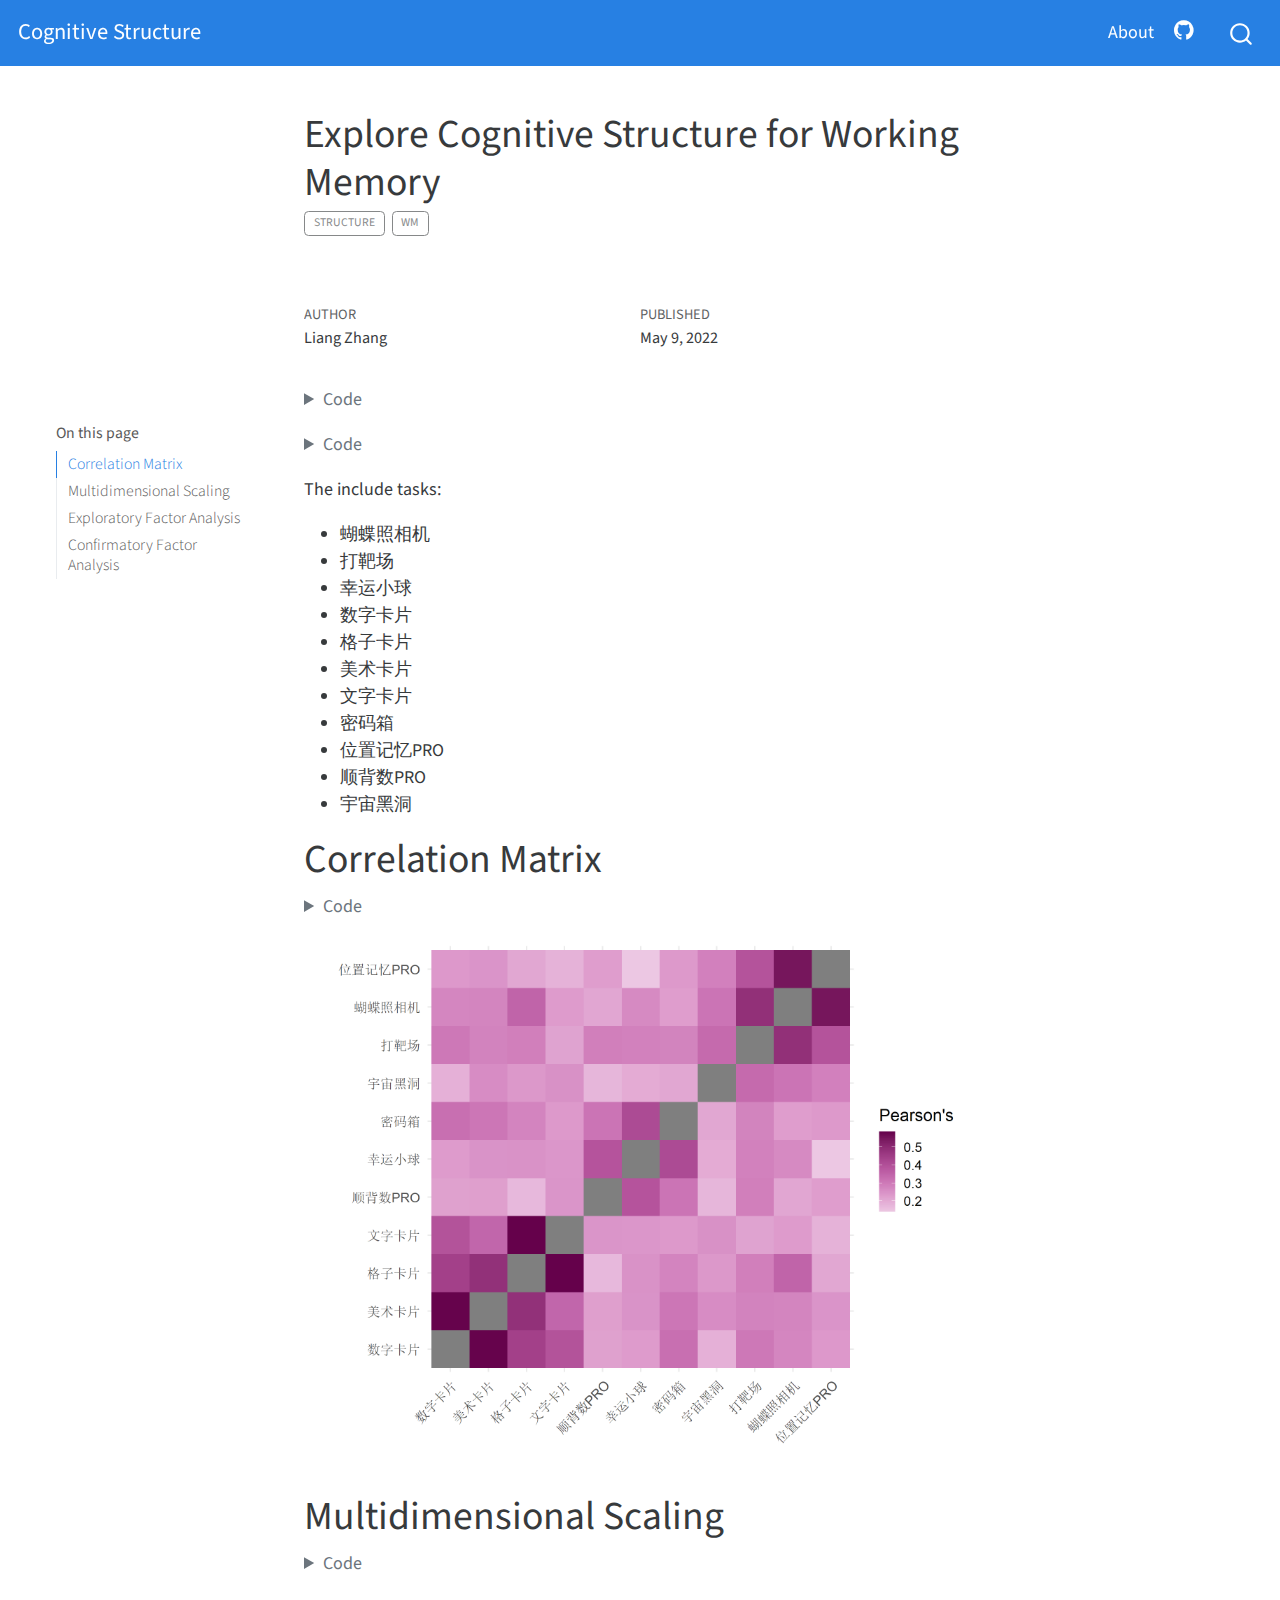
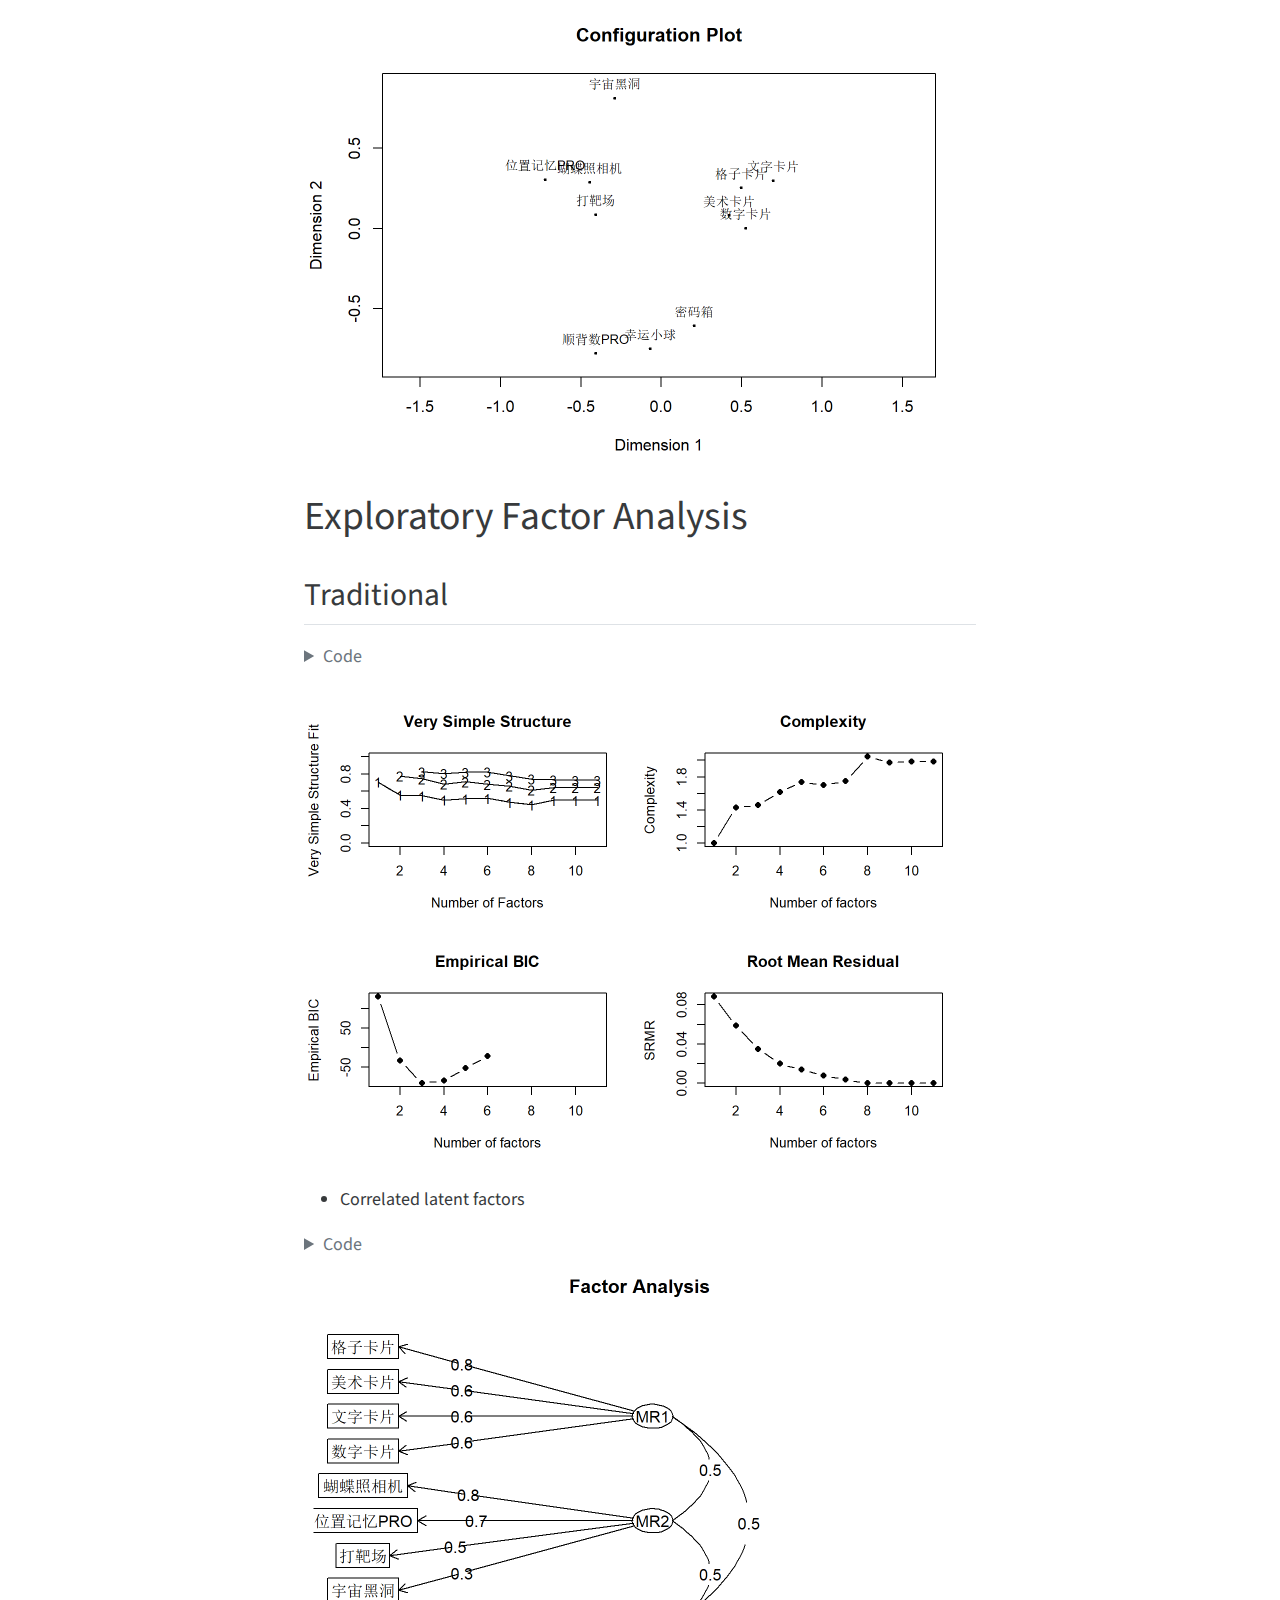
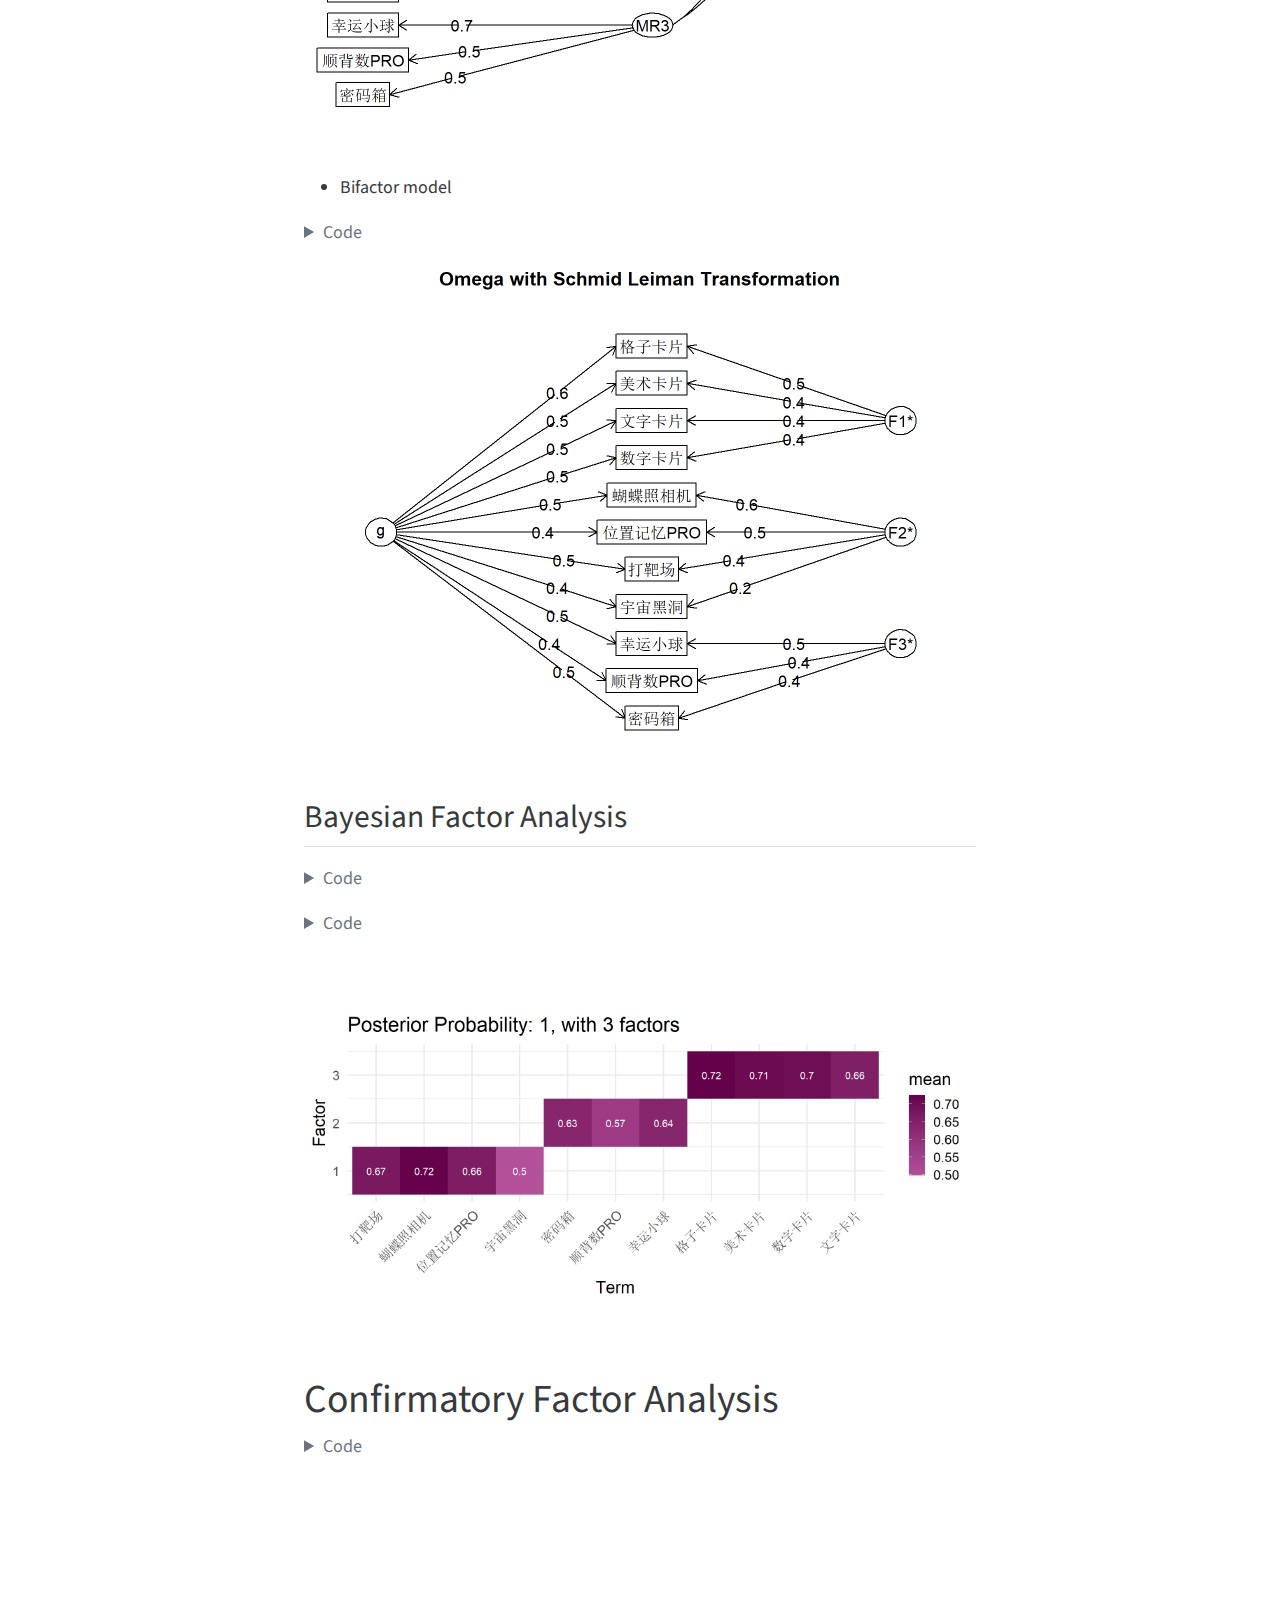
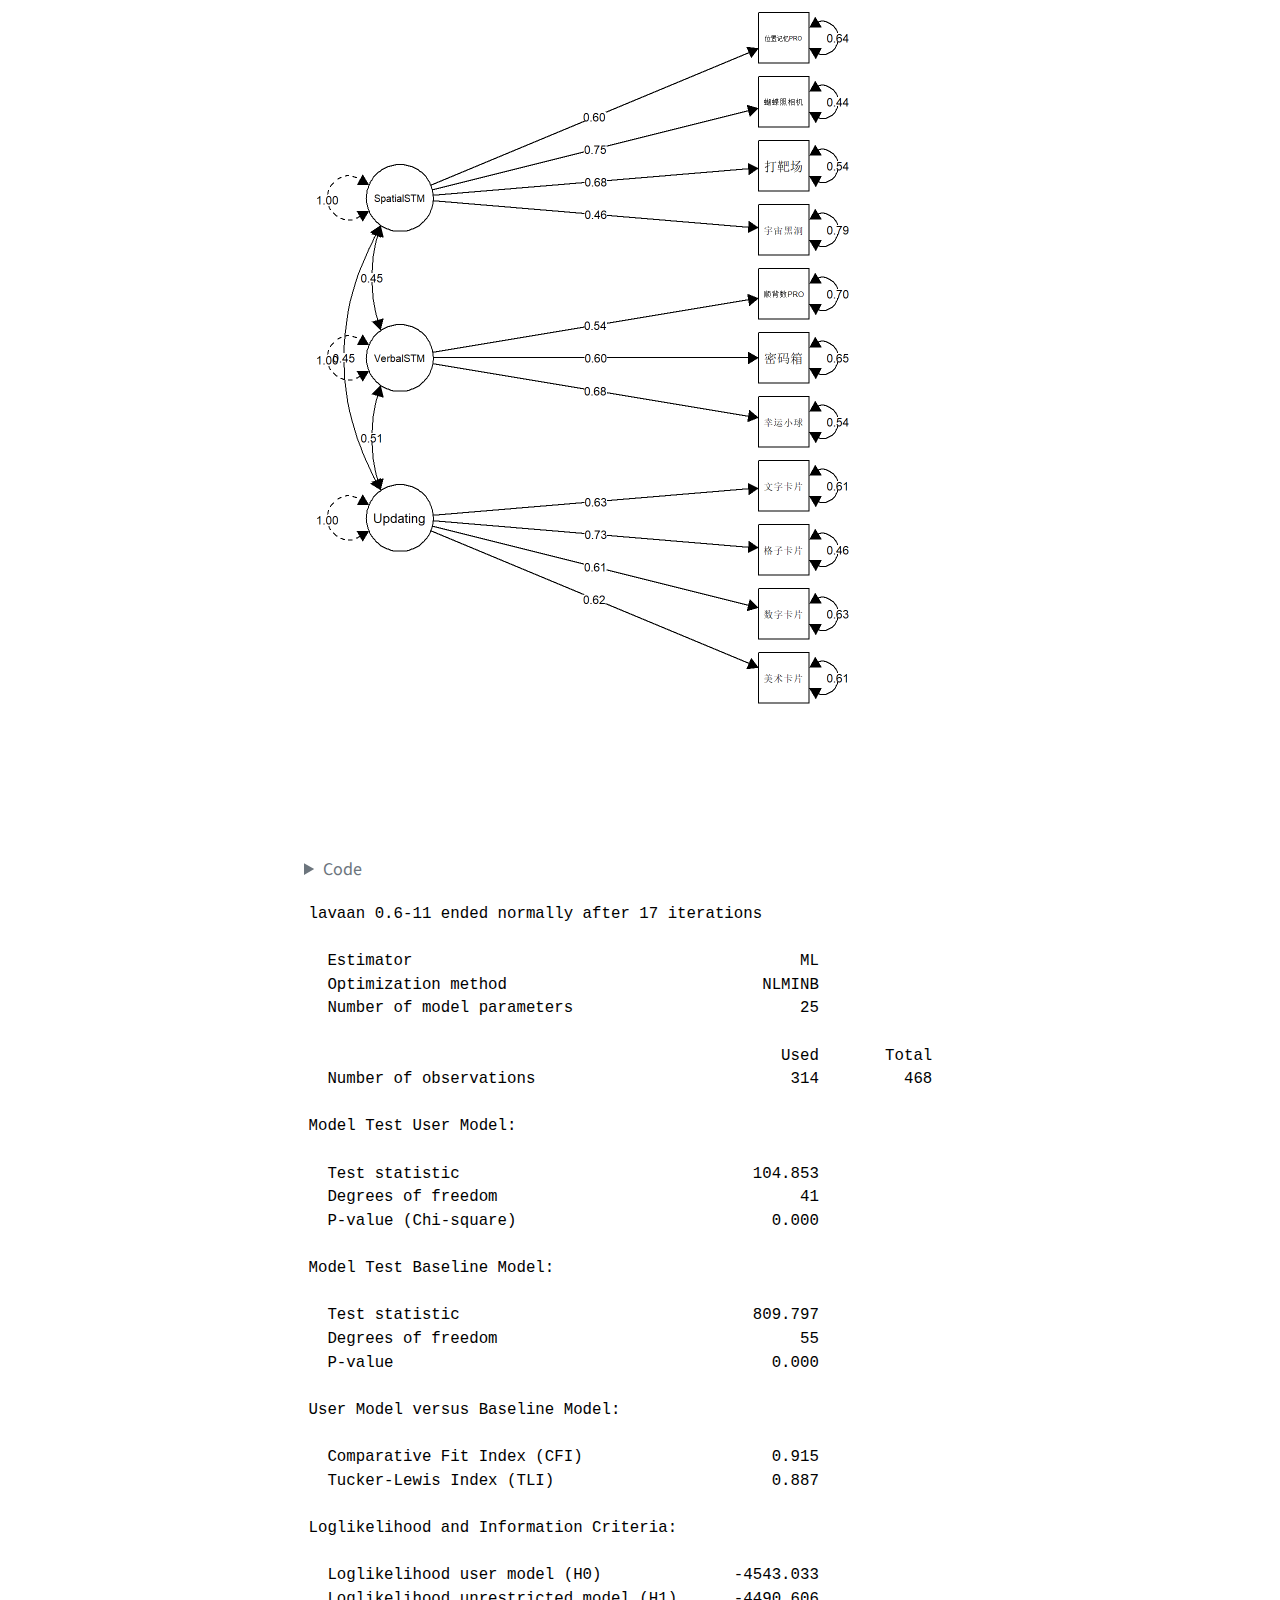
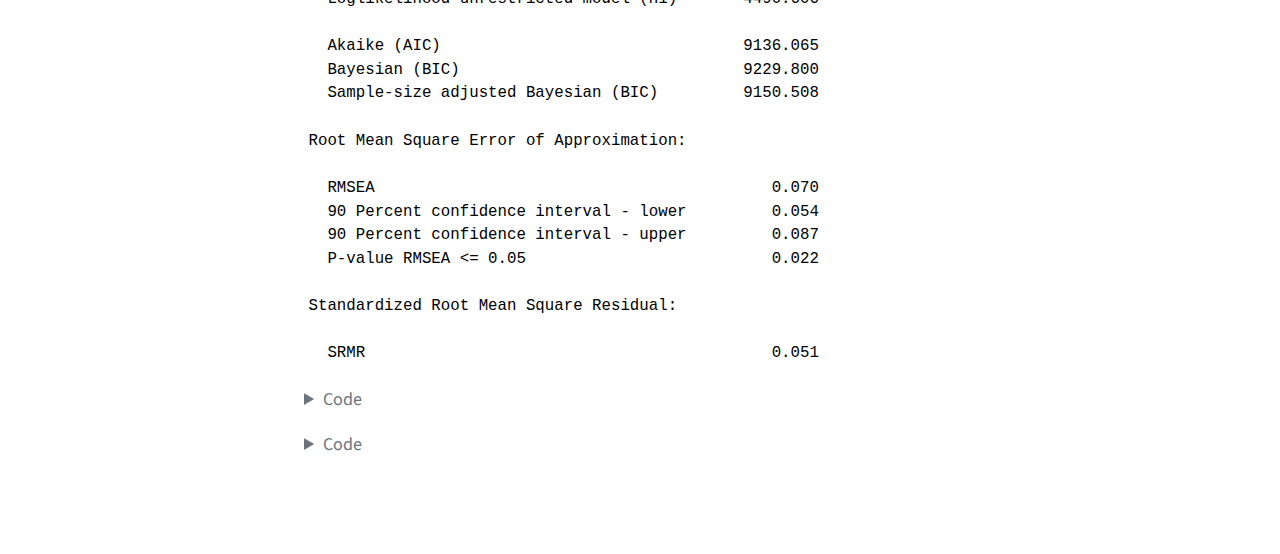
<file: docs/posts/explore_structure/index.html>
<!DOCTYPE html>
<html xmlns="http://www.w3.org/1999/xhtml" lang="en" xml:lang="en"><head>

<meta charset="utf-8">
<meta name="generator" content="quarto-0.9.368">

<meta name="viewport" content="width=device-width, initial-scale=1.0, user-scalable=yes">

<meta name="author" content="Liang Zhang">
<meta name="dcterms.date" content="2022-05-09">

<title>Cognitive Structure - Explore Cognitive Structure for Working Memory</title>
<style>
code{white-space: pre-wrap;}
span.smallcaps{font-variant: small-caps;}
span.underline{text-decoration: underline;}
div.column{display: inline-block; vertical-align: top; width: 50%;}
div.hanging-indent{margin-left: 1.5em; text-indent: -1.5em;}
ul.task-list{list-style: none;}
pre > code.sourceCode { white-space: pre; position: relative; }
pre > code.sourceCode > span { display: inline-block; line-height: 1.25; }
pre > code.sourceCode > span:empty { height: 1.2em; }
.sourceCode { overflow: visible; }
code.sourceCode > span { color: inherit; text-decoration: inherit; }
div.sourceCode { margin: 1em 0; }
pre.sourceCode { margin: 0; }
@media screen {
div.sourceCode { overflow: auto; }
}
@media print {
pre > code.sourceCode { white-space: pre-wrap; }
pre > code.sourceCode > span { text-indent: -5em; padding-left: 5em; }
}
pre.numberSource code
  { counter-reset: source-line 0; }
pre.numberSource code > span
  { position: relative; left: -4em; counter-increment: source-line; }
pre.numberSource code > span > a:first-child::before
  { content: counter(source-line);
    position: relative; left: -1em; text-align: right; vertical-align: baseline;
    border: none; display: inline-block;
    -webkit-touch-callout: none; -webkit-user-select: none;
    -khtml-user-select: none; -moz-user-select: none;
    -ms-user-select: none; user-select: none;
    padding: 0 4px; width: 4em;
    color: #aaaaaa;
  }
pre.numberSource { margin-left: 3em; border-left: 1px solid #aaaaaa;  padding-left: 4px; }
div.sourceCode
  {   }
@media screen {
pre > code.sourceCode > span > a:first-child::before { text-decoration: underline; }
}
code span.al { color: #ff0000; font-weight: bold; } /* Alert */
code span.an { color: #60a0b0; font-weight: bold; font-style: italic; } /* Annotation */
code span.at { color: #7d9029; } /* Attribute */
code span.bn { color: #40a070; } /* BaseN */
code span.bu { } /* BuiltIn */
code span.cf { color: #007020; font-weight: bold; } /* ControlFlow */
code span.ch { color: #4070a0; } /* Char */
code span.cn { color: #880000; } /* Constant */
code span.co { color: #60a0b0; font-style: italic; } /* Comment */
code span.cv { color: #60a0b0; font-weight: bold; font-style: italic; } /* CommentVar */
code span.do { color: #ba2121; font-style: italic; } /* Documentation */
code span.dt { color: #902000; } /* DataType */
code span.dv { color: #40a070; } /* DecVal */
code span.er { color: #ff0000; font-weight: bold; } /* Error */
code span.ex { } /* Extension */
code span.fl { color: #40a070; } /* Float */
code span.fu { color: #06287e; } /* Function */
code span.im { } /* Import */
code span.in { color: #60a0b0; font-weight: bold; font-style: italic; } /* Information */
code span.kw { color: #007020; font-weight: bold; } /* Keyword */
code span.op { color: #666666; } /* Operator */
code span.ot { color: #007020; } /* Other */
code span.pp { color: #bc7a00; } /* Preprocessor */
code span.sc { color: #4070a0; } /* SpecialChar */
code span.ss { color: #bb6688; } /* SpecialString */
code span.st { color: #4070a0; } /* String */
code span.va { color: #19177c; } /* Variable */
code span.vs { color: #4070a0; } /* VerbatimString */
code span.wa { color: #60a0b0; font-weight: bold; font-style: italic; } /* Warning */
</style>

<script src="../../site_libs/quarto-nav/quarto-nav.js"></script>
<script src="../../site_libs/quarto-nav/headroom.min.js"></script>
<script src="../../site_libs/clipboard/clipboard.min.js"></script>
<meta name="quarto:offset" content="../../">
<script src="../../site_libs/quarto-search/autocomplete.umd.js"></script>
<script src="../../site_libs/quarto-search/fuse.min.js"></script>
<script src="../../site_libs/quarto-search/quarto-search.js"></script>
<script src="../../site_libs/quarto-html/quarto.js"></script>
<script src="../../site_libs/quarto-html/popper.min.js"></script>
<script src="../../site_libs/quarto-html/tippy.umd.min.js"></script>
<script src="../../site_libs/quarto-html/anchor.min.js"></script>
<link href="../../site_libs/quarto-html/tippy.css" rel="stylesheet">
<link id="quarto-text-highlighting-styles" href="../../site_libs/quarto-html/quarto-syntax-highlighting.css" rel="stylesheet">
<script src="../../site_libs/bootstrap/bootstrap.min.js"></script>
<link href="../../site_libs/bootstrap/bootstrap-icons.css" rel="stylesheet">
<link href="../../site_libs/bootstrap/bootstrap.min.css" rel="stylesheet">
<script id="quarto-search-options" type="application/json">{
  "location": "navbar",
  "copy-button": false,
  "collapse-after": 3,
  "panel-placement": "end",
  "type": "overlay",
  "limit": 20,
  "language": {
    "search-no-results-text": "No results",
    "search-matching-documents-text": "matching documents",
    "search-copy-link-title": "Copy link to search",
    "search-hide-matches-text": "Hide additional matches",
    "search-more-match-text": "more match in this document",
    "search-more-matches-text": "more matches in this document",
    "search-clear-button-title": "Clear",
    "search-detached-cancel-button-title": "Cancel",
    "search-submit-button-title": "Submit"
  }
}</script>


<link rel="stylesheet" href="../../styles.css">
</head>

<body class="floating nav-fixed">

<div id="quarto-search-results"></div>
  <header id="quarto-header" class="headroom fixed-top">
    <nav class="navbar navbar-expand-lg navbar-dark ">
      <div class="navbar-container container-fluid">
      <a class="navbar-brand" href="../../index.html">
    <span class="navbar-title">Cognitive Structure</span>
  </a>
          <button class="navbar-toggler" type="button" data-bs-toggle="collapse" data-bs-target="#navbarCollapse" aria-controls="navbarCollapse" aria-expanded="false" aria-label="Toggle navigation" onclick="if (window.quartoToggleHeadroom) { window.quartoToggleHeadroom(); }">
  <span class="navbar-toggler-icon"></span>
</button>
          <div class="collapse navbar-collapse" id="navbarCollapse">
            <ul class="navbar-nav navbar-nav-scroll ms-auto">
  <li class="nav-item">
    <a class="nav-link" href="../../about.html">About</a>
  </li>  
  <li class="nav-item compact">
    <a class="nav-link" href="https://github.com/"><i class="bi bi-github" role="img">
</i> 
 </a>
  </li>  
</ul>
              <div id="quarto-search" class="" title="Search"></div>
          </div> <!-- /navcollapse -->
      </div> <!-- /container-fluid -->
    </nav>
</header>
<!-- content -->
<header id="title-block-header" class="quarto-title-block default toc-left page-columns page-full">
  <div class="quarto-title-banner page-columns page-full">
    <div class="quarto-title column-body">
      <h1 class="title">Explore Cognitive Structure for Working Memory</h1>
                          <div class="quarto-categories">
                <div class="quarto-category">structure</div>
                <div class="quarto-category">wm</div>
              </div>
                  </div>
  </div>
    
  



  <div class="quarto-title-meta">

      <div>
      <div class="quarto-title-meta-heading">Author</div>
      <div class="quarto-title-meta-contents">
               <p>Liang Zhang </p>
            </div>
    </div>
      
      <div>
      <div class="quarto-title-meta-heading">Published</div>
      <div class="quarto-title-meta-contents">
        <p class="date">May 9, 2022</p>
      </div>
    </div>
      
    </div>
    
  
  </header><div id="quarto-content" class="quarto-container page-columns page-rows-contents page-layout-article page-navbar">
<!-- sidebar -->
  <nav id="quarto-sidebar" class="sidebar collapse sidebar-navigation floating overflow-auto">
    <nav id="TOC" role="doc-toc">
    <h2 id="toc-title">On this page</h2>
   
  <ul>
  <li><a href="#correlation-matrix" id="toc-correlation-matrix" class="nav-link active" data-scroll-target="#correlation-matrix">Correlation Matrix</a></li>
  <li><a href="#multidimensional-scaling" id="toc-multidimensional-scaling" class="nav-link" data-scroll-target="#multidimensional-scaling">Multidimensional Scaling</a></li>
  <li><a href="#exploratory-factor-analysis" id="toc-exploratory-factor-analysis" class="nav-link" data-scroll-target="#exploratory-factor-analysis">Exploratory Factor Analysis</a>
  <ul class="collapse">
  <li><a href="#traditional" id="toc-traditional" class="nav-link" data-scroll-target="#traditional">Traditional</a></li>
  <li><a href="#bayesian-factor-analysis" id="toc-bayesian-factor-analysis" class="nav-link" data-scroll-target="#bayesian-factor-analysis">Bayesian Factor Analysis</a></li>
  </ul></li>
  <li><a href="#confirmatory-factor-analysis" id="toc-confirmatory-factor-analysis" class="nav-link" data-scroll-target="#confirmatory-factor-analysis">Confirmatory Factor Analysis</a></li>
  </ul>
</nav>
</nav>
<!-- margin-sidebar -->
    <div id="quarto-margin-sidebar" class="sidebar margin-sidebar">
    </div>
<!-- main -->
<main class="content quarto-banner-title-block" id="quarto-document-content">




<div class="cell">
<details>
<summary>Code</summary>
<div class="sourceCode cell-code" id="cb1"><pre class="sourceCode r code-with-copy"><code class="sourceCode r"><span id="cb1-1"><a href="#cb1-1" aria-hidden="true" tabindex="-1"></a><span class="fu">library</span>(tidyverse)</span>
<span id="cb1-2"><a href="#cb1-2" aria-hidden="true" tabindex="-1"></a><span class="fu">library</span>(corrr)</span>
<span id="cb1-3"><a href="#cb1-3" aria-hidden="true" tabindex="-1"></a><span class="fu">library</span>(BayesFM)</span></code><button title="Copy to Clipboard" class="code-copy-button"><i class="bi"></i></button></pre></div>
</details>
</div>
<div class="cell" data-hash="index_cache/html/load-data_b01d62ac5537ca3f528595e9c7c22f08">
<details>
<summary>Code</summary>
<div class="sourceCode cell-code" id="cb2"><pre class="sourceCode r code-with-copy"><code class="sourceCode r"><span id="cb2-1"><a href="#cb2-1" aria-hidden="true" tabindex="-1"></a>targets<span class="sc">::</span><span class="fu">tar_load</span>(users, <span class="at">store =</span> here<span class="sc">::</span><span class="fu">here</span>(<span class="st">"preproc/_targets"</span>))</span>
<span id="cb2-2"><a href="#cb2-2" aria-hidden="true" tabindex="-1"></a>ind_filt <span class="ot">&lt;-</span> readxl<span class="sc">::</span><span class="fu">read_excel</span>(here<span class="sc">::</span><span class="fu">here</span>(<span class="st">"config/indices_filtering.xlsx"</span>))</span>
<span id="cb2-3"><a href="#cb2-3" aria-hidden="true" tabindex="-1"></a>dim_order <span class="ot">&lt;-</span> <span class="fu">c</span>(<span class="st">"attention"</span>, <span class="st">"multitask"</span>, <span class="st">"switching"</span>, <span class="st">"inhibition"</span>, </span>
<span id="cb2-4"><a href="#cb2-4" aria-hidden="true" tabindex="-1"></a>               <span class="st">"reasoning"</span>, <span class="st">"complex span"</span>, <span class="st">"working memory"</span>, <span class="st">"short term memory"</span>, </span>
<span id="cb2-5"><a href="#cb2-5" aria-hidden="true" tabindex="-1"></a>               <span class="st">"long term memory"</span>, <span class="st">"probability learning"</span>,</span>
<span id="cb2-6"><a href="#cb2-6" aria-hidden="true" tabindex="-1"></a>               <span class="st">"speeded IP"</span>, <span class="st">"strategic IP"</span>, </span>
<span id="cb2-7"><a href="#cb2-7" aria-hidden="true" tabindex="-1"></a>               <span class="st">"perception"</span>, <span class="st">"math"</span>, <span class="st">"language"</span>)</span>
<span id="cb2-8"><a href="#cb2-8" aria-hidden="true" tabindex="-1"></a>indices_clean <span class="ot">&lt;-</span> targets<span class="sc">::</span><span class="fu">tar_read</span>(indices_final, <span class="at">store =</span> here<span class="sc">::</span><span class="fu">here</span>(<span class="st">"preproc/_targets"</span>)) <span class="sc">|&gt;</span> </span>
<span id="cb2-9"><a href="#cb2-9" aria-hidden="true" tabindex="-1"></a>  <span class="fu">full_join</span>(ind_filt, <span class="at">by =</span> <span class="fu">c</span>(<span class="st">"game_name"</span>, <span class="st">"index_name"</span>)) <span class="sc">|&gt;</span> </span>
<span id="cb2-10"><a href="#cb2-10" aria-hidden="true" tabindex="-1"></a>  <span class="fu">filter</span>(</span>
<span id="cb2-11"><a href="#cb2-11" aria-hidden="true" tabindex="-1"></a>    <span class="sc">!</span><span class="fu">is.na</span>(check_result) <span class="sc">&amp;</span> check_result <span class="sc">!=</span> <span class="st">"target-stash"</span>,</span>
<span id="cb2-12"><a href="#cb2-12" aria-hidden="true" tabindex="-1"></a>    grade <span class="sc">!=</span> <span class="st">"20220303级"</span>,</span>
<span id="cb2-13"><a href="#cb2-13" aria-hidden="true" tabindex="-1"></a>    <span class="sc">!</span>game_name <span class="sc">%in%</span> <span class="fu">c</span>(<span class="st">"文字推理"</span>, <span class="st">"数字推理"</span>)</span>
<span id="cb2-14"><a href="#cb2-14" aria-hidden="true" tabindex="-1"></a>  ) <span class="sc">|&gt;</span></span>
<span id="cb2-15"><a href="#cb2-15" aria-hidden="true" tabindex="-1"></a>  <span class="fu">arrange</span>(<span class="fu">factor</span>(dimension, dim_order)) <span class="sc">|&gt;</span></span>
<span id="cb2-16"><a href="#cb2-16" aria-hidden="true" tabindex="-1"></a>  <span class="fu">mutate</span>(<span class="at">test =</span> <span class="fu">if_else</span>(reversed, <span class="sc">-</span>test, test)) <span class="sc">|&gt;</span></span>
<span id="cb2-17"><a href="#cb2-17" aria-hidden="true" tabindex="-1"></a>  <span class="fu">group_by</span>(game_name, index_name) <span class="sc">|&gt;</span></span>
<span id="cb2-18"><a href="#cb2-18" aria-hidden="true" tabindex="-1"></a>  <span class="fu">mutate</span>(<span class="at">test =</span> <span class="fu">if_else</span>(test <span class="sc">%in%</span> <span class="fu">boxplot.stats</span>(test)<span class="sc">$</span>out, <span class="cn">NA_real_</span>, test)) <span class="sc">|&gt;</span> </span>
<span id="cb2-19"><a href="#cb2-19" aria-hidden="true" tabindex="-1"></a>  <span class="fu">ungroup</span>()</span>
<span id="cb2-20"><a href="#cb2-20" aria-hidden="true" tabindex="-1"></a>indices_memory <span class="ot">&lt;-</span> indices_clean <span class="sc">|&gt;</span> </span>
<span id="cb2-21"><a href="#cb2-21" aria-hidden="true" tabindex="-1"></a>  <span class="fu">filter</span>(</span>
<span id="cb2-22"><a href="#cb2-22" aria-hidden="true" tabindex="-1"></a>    dimension <span class="sc">%in%</span> <span class="fu">c</span>(<span class="st">"complex span"</span>, <span class="st">"working memory"</span>, <span class="st">"short term memory"</span>, <span class="st">"long term memory"</span>),</span>
<span id="cb2-23"><a href="#cb2-23" aria-hidden="true" tabindex="-1"></a>    <span class="sc">!</span>game_name <span class="sc">%in%</span> <span class="fu">c</span>(<span class="st">"言语记忆"</span>, <span class="st">"连续再认"</span>, <span class="st">"魔术师终极"</span>, <span class="st">"人工语言-中级"</span>, <span class="st">"图片记忆"</span>, <span class="st">"欢乐餐厅"</span>, <span class="st">"过目不忘PRO"</span>)</span>
<span id="cb2-24"><a href="#cb2-24" aria-hidden="true" tabindex="-1"></a>  ) <span class="sc">|&gt;</span></span>
<span id="cb2-25"><a href="#cb2-25" aria-hidden="true" tabindex="-1"></a>  <span class="fu">add_count</span>(user_id, game_name) <span class="sc">|&gt;</span> </span>
<span id="cb2-26"><a href="#cb2-26" aria-hidden="true" tabindex="-1"></a>  <span class="fu">mutate</span>(</span>
<span id="cb2-27"><a href="#cb2-27" aria-hidden="true" tabindex="-1"></a>    <span class="at">game_index =</span> <span class="fu">if_else</span>(</span>
<span id="cb2-28"><a href="#cb2-28" aria-hidden="true" tabindex="-1"></a>      n <span class="sc">==</span> <span class="dv">1</span>, </span>
<span id="cb2-29"><a href="#cb2-29" aria-hidden="true" tabindex="-1"></a>      game_name, </span>
<span id="cb2-30"><a href="#cb2-30" aria-hidden="true" tabindex="-1"></a>      <span class="fu">str_c</span>(game_name, index_name, <span class="at">sep =</span> <span class="st">"-"</span>)</span>
<span id="cb2-31"><a href="#cb2-31" aria-hidden="true" tabindex="-1"></a>    )</span>
<span id="cb2-32"><a href="#cb2-32" aria-hidden="true" tabindex="-1"></a>  ) <span class="sc">|&gt;</span> </span>
<span id="cb2-33"><a href="#cb2-33" aria-hidden="true" tabindex="-1"></a>  <span class="fu">pivot_wider</span>(</span>
<span id="cb2-34"><a href="#cb2-34" aria-hidden="true" tabindex="-1"></a>    <span class="at">id_cols =</span> user_id,</span>
<span id="cb2-35"><a href="#cb2-35" aria-hidden="true" tabindex="-1"></a>    <span class="at">names_from =</span> game_index,</span>
<span id="cb2-36"><a href="#cb2-36" aria-hidden="true" tabindex="-1"></a>    <span class="at">values_from =</span> test</span>
<span id="cb2-37"><a href="#cb2-37" aria-hidden="true" tabindex="-1"></a>  ) <span class="sc">|&gt;</span> </span>
<span id="cb2-38"><a href="#cb2-38" aria-hidden="true" tabindex="-1"></a>  <span class="fu">select</span>(<span class="sc">-</span>user_id)</span></code><button title="Copy to Clipboard" class="code-copy-button"><i class="bi"></i></button></pre></div>
</details>
</div>
<p>The include tasks:</p>
<ul>
<li>蝴蝶照相机</li>
<li>打靶场</li>
<li>幸运小球</li>
<li>数字卡片</li>
<li>格子卡片</li>
<li>美术卡片</li>
<li>文字卡片</li>
<li>密码箱</li>
<li>位置记忆PRO</li>
<li>顺背数PRO</li>
<li>宇宙黑洞</li>
</ul>
<section id="correlation-matrix" class="level1">
<h1>Correlation Matrix</h1>
<div class="cell">
<details>
<summary>Code</summary>
<div class="sourceCode cell-code" id="cb3"><pre class="sourceCode r code-with-copy"><code class="sourceCode r"><span id="cb3-1"><a href="#cb3-1" aria-hidden="true" tabindex="-1"></a><span class="fu">correlate</span>(indices_memory, <span class="at">quiet =</span> <span class="cn">TRUE</span>) <span class="sc">|&gt;</span> </span>
<span id="cb3-2"><a href="#cb3-2" aria-hidden="true" tabindex="-1"></a>  <span class="fu">rearrange</span>(<span class="at">method =</span> <span class="st">"HC"</span>) <span class="sc">|&gt;</span> </span>
<span id="cb3-3"><a href="#cb3-3" aria-hidden="true" tabindex="-1"></a>  <span class="fu">stretch</span>() <span class="sc">|&gt;</span> </span>
<span id="cb3-4"><a href="#cb3-4" aria-hidden="true" tabindex="-1"></a>  <span class="fu">mutate</span>(<span class="fu">across</span>(<span class="fu">c</span>(x, y), as_factor)) <span class="sc">|&gt;</span></span>
<span id="cb3-5"><a href="#cb3-5" aria-hidden="true" tabindex="-1"></a>  <span class="fu">ggplot</span>(<span class="fu">aes</span>(x, y)) <span class="sc">+</span></span>
<span id="cb3-6"><a href="#cb3-6" aria-hidden="true" tabindex="-1"></a>  <span class="fu">geom_tile</span>(<span class="fu">aes</span>(<span class="at">fill =</span> r)) <span class="sc">+</span></span>
<span id="cb3-7"><a href="#cb3-7" aria-hidden="true" tabindex="-1"></a>  scico<span class="sc">::</span><span class="fu">scale_fill_scico</span>(<span class="at">palette =</span> <span class="st">"bam"</span>, <span class="at">midpoint =</span> <span class="dv">0</span>, <span class="at">direction =</span> <span class="sc">-</span><span class="dv">1</span>) <span class="sc">+</span></span>
<span id="cb3-8"><a href="#cb3-8" aria-hidden="true" tabindex="-1"></a>  <span class="fu">coord_fixed</span>() <span class="sc">+</span></span>
<span id="cb3-9"><a href="#cb3-9" aria-hidden="true" tabindex="-1"></a>  <span class="fu">theme_minimal</span>(<span class="at">base_size =</span> <span class="dv">18</span>) <span class="sc">+</span></span>
<span id="cb3-10"><a href="#cb3-10" aria-hidden="true" tabindex="-1"></a>  <span class="fu">labs</span>(<span class="at">x =</span> <span class="st">""</span>, <span class="at">y =</span> <span class="st">""</span>, <span class="at">fill =</span> <span class="st">"Pearson's"</span>, <span class="at">color =</span> <span class="st">""</span>) <span class="sc">+</span></span>
<span id="cb3-11"><a href="#cb3-11" aria-hidden="true" tabindex="-1"></a>  <span class="fu">theme</span>(<span class="at">axis.text.x =</span> <span class="fu">element_text</span>(<span class="at">angle =</span> <span class="dv">45</span>, <span class="at">hjust =</span> <span class="dv">1</span>))</span></code><button title="Copy to Clipboard" class="code-copy-button"><i class="bi"></i></button></pre></div>
</details>
<div class="cell-output-display">
<p><img src="index_files/figure-html/unnamed-chunk-3-1.png" class="img-fluid" width="960"></p>
</div>
</div>
</section>
<section id="multidimensional-scaling" class="level1">
<h1>Multidimensional Scaling</h1>
<div class="cell">
<details>
<summary>Code</summary>
<div class="sourceCode cell-code" id="cb4"><pre class="sourceCode r code-with-copy"><code class="sourceCode r"><span id="cb4-1"><a href="#cb4-1" aria-hidden="true" tabindex="-1"></a>mds <span class="ot">&lt;-</span> indices_memory <span class="sc">|&gt;</span> </span>
<span id="cb4-2"><a href="#cb4-2" aria-hidden="true" tabindex="-1"></a>  <span class="fu">cor</span>(<span class="at">use =</span> <span class="st">"pairwise"</span>) <span class="sc">|&gt;</span> </span>
<span id="cb4-3"><a href="#cb4-3" aria-hidden="true" tabindex="-1"></a>  smacof<span class="sc">::</span><span class="fu">sim2diss</span>(<span class="at">to.dist =</span> <span class="cn">TRUE</span>) <span class="sc">|&gt;</span> </span>
<span id="cb4-4"><a href="#cb4-4" aria-hidden="true" tabindex="-1"></a>  smacof<span class="sc">::</span><span class="fu">mds</span>(<span class="at">ndim =</span> <span class="dv">2</span>, <span class="at">type =</span> <span class="st">"mspline"</span>)</span>
<span id="cb4-5"><a href="#cb4-5" aria-hidden="true" tabindex="-1"></a><span class="co"># plot(mds, plot.type = "Shepard", main = "Shepard Diagram (Ratio Transformation)")</span></span>
<span id="cb4-6"><a href="#cb4-6" aria-hidden="true" tabindex="-1"></a><span class="co"># par(family = "SimHei")</span></span>
<span id="cb4-7"><a href="#cb4-7" aria-hidden="true" tabindex="-1"></a><span class="fu">plot</span>(mds)</span></code><button title="Copy to Clipboard" class="code-copy-button"><i class="bi"></i></button></pre></div>
</details>
<div class="cell-output-display">
<p><img src="index_files/figure-html/unnamed-chunk-4-1.png" class="img-fluid" width="672"></p>
</div>
</div>
</section>
<section id="exploratory-factor-analysis" class="level1">
<h1>Exploratory Factor Analysis</h1>
<section id="traditional" class="level2">
<h2 class="anchored" data-anchor-id="traditional">Traditional</h2>
<div class="cell">
<details>
<summary>Code</summary>
<div class="sourceCode cell-code" id="cb5"><pre class="sourceCode r code-with-copy"><code class="sourceCode r"><span id="cb5-1"><a href="#cb5-1" aria-hidden="true" tabindex="-1"></a>nfactors_test <span class="ot">&lt;-</span> psych<span class="sc">::</span><span class="fu">nfactors</span>(indices_memory)</span></code><button title="Copy to Clipboard" class="code-copy-button"><i class="bi"></i></button></pre></div>
</details>
<div class="cell-output-display">
<p><img src="index_files/figure-html/unnamed-chunk-5-1.png" class="img-fluid" width="672"></p>
</div>
</div>
<ul>
<li>Correlated latent factors</li>
</ul>
<div class="cell">
<details>
<summary>Code</summary>
<div class="sourceCode cell-code" id="cb6"><pre class="sourceCode r code-with-copy"><code class="sourceCode r"><span id="cb6-1"><a href="#cb6-1" aria-hidden="true" tabindex="-1"></a>fit <span class="ot">&lt;-</span> psych<span class="sc">::</span><span class="fu">fa</span>(indices_memory, <span class="dv">3</span>)</span>
<span id="cb6-2"><a href="#cb6-2" aria-hidden="true" tabindex="-1"></a>psych<span class="sc">::</span><span class="fu">fa.diagram</span>(fit)</span></code><button title="Copy to Clipboard" class="code-copy-button"><i class="bi"></i></button></pre></div>
</details>
<div class="cell-output-display">
<p><img src="index_files/figure-html/unnamed-chunk-6-1.png" class="img-fluid" width="672"></p>
</div>
</div>
<ul>
<li>Bifactor model</li>
</ul>
<div class="cell">
<details>
<summary>Code</summary>
<div class="sourceCode cell-code" id="cb7"><pre class="sourceCode r code-with-copy"><code class="sourceCode r"><span id="cb7-1"><a href="#cb7-1" aria-hidden="true" tabindex="-1"></a>fit_bifac <span class="ot">&lt;-</span> psych<span class="sc">::</span><span class="fu">omega</span>(indices_memory, <span class="dv">3</span>, <span class="at">plot =</span> <span class="cn">FALSE</span>)</span>
<span id="cb7-2"><a href="#cb7-2" aria-hidden="true" tabindex="-1"></a>psych<span class="sc">::</span><span class="fu">omega.diagram</span>(fit_bifac)</span></code><button title="Copy to Clipboard" class="code-copy-button"><i class="bi"></i></button></pre></div>
</details>
<div class="cell-output-display">
<p><img src="index_files/figure-html/unnamed-chunk-7-1.png" class="img-fluid" width="672"></p>
</div>
</div>
</section>
<section id="bayesian-factor-analysis" class="level2">
<h2 class="anchored" data-anchor-id="bayesian-factor-analysis">Bayesian Factor Analysis</h2>
<div class="cell" data-hash="index_cache/html/unnamed-chunk-8_db56947bff702d40e290fbd9004526d6">
<details>
<summary>Code</summary>
<div class="sourceCode cell-code" id="cb8"><pre class="sourceCode r code-with-copy"><code class="sourceCode r"><span id="cb8-1"><a href="#cb8-1" aria-hidden="true" tabindex="-1"></a>mcmc <span class="ot">&lt;-</span> indices_memory <span class="sc">|&gt;</span> </span>
<span id="cb8-2"><a href="#cb8-2" aria-hidden="true" tabindex="-1"></a>  <span class="fu">mutate</span>(<span class="fu">across</span>(<span class="at">.fns =</span> <span class="sc">~</span> <span class="fu">scale</span>(.)[, <span class="dv">1</span>])) <span class="sc">|&gt;</span> </span>
<span id="cb8-3"><a href="#cb8-3" aria-hidden="true" tabindex="-1"></a>  <span class="fu">befa</span>(<span class="at">verbose =</span> <span class="cn">FALSE</span>) <span class="sc">|&gt;</span> </span>
<span id="cb8-4"><a href="#cb8-4" aria-hidden="true" tabindex="-1"></a>  <span class="fu">post.column.switch</span>() <span class="sc">|&gt;</span> </span>
<span id="cb8-5"><a href="#cb8-5" aria-hidden="true" tabindex="-1"></a>  <span class="fu">post.sign.switch</span>()</span></code><button title="Copy to Clipboard" class="code-copy-button"><i class="bi"></i></button></pre></div>
</details>
</div>
<div class="cell">
<details>
<summary>Code</summary>
<div class="sourceCode cell-code" id="cb9"><pre class="sourceCode r code-with-copy"><code class="sourceCode r"><span id="cb9-1"><a href="#cb9-1" aria-hidden="true" tabindex="-1"></a>hppm <span class="ot">&lt;-</span> <span class="fu">summary</span>(mcmc, <span class="at">what =</span> <span class="st">"hppm"</span>)</span>
<span id="cb9-2"><a href="#cb9-2" aria-hidden="true" tabindex="-1"></a>hppm <span class="sc">|&gt;</span> </span>
<span id="cb9-3"><a href="#cb9-3" aria-hidden="true" tabindex="-1"></a>  <span class="fu">pluck</span>(<span class="st">"alpha"</span>, <span class="st">"m1"</span>) <span class="sc">|&gt;</span> </span>
<span id="cb9-4"><a href="#cb9-4" aria-hidden="true" tabindex="-1"></a>  <span class="fu">as_tibble</span>(<span class="at">rownames =</span> <span class="st">"alpha_term"</span>) <span class="sc">|&gt;</span> </span>
<span id="cb9-5"><a href="#cb9-5" aria-hidden="true" tabindex="-1"></a>  <span class="fu">separate</span>(alpha_term, <span class="fu">c</span>(<span class="cn">NA</span>, <span class="st">"game_index"</span>), <span class="at">sep =</span> <span class="st">":"</span>) <span class="sc">|&gt;</span> </span>
<span id="cb9-6"><a href="#cb9-6" aria-hidden="true" tabindex="-1"></a>  <span class="fu">mutate</span>(<span class="at">game_index =</span> <span class="fu">reorder</span>(game_index, dedic)) <span class="sc">|&gt;</span> </span>
<span id="cb9-7"><a href="#cb9-7" aria-hidden="true" tabindex="-1"></a>  <span class="fu">ggplot</span>(<span class="fu">aes</span>(game_index, dedic)) <span class="sc">+</span></span>
<span id="cb9-8"><a href="#cb9-8" aria-hidden="true" tabindex="-1"></a>  <span class="fu">geom_tile</span>(<span class="fu">aes</span>(<span class="at">fill =</span> mean)) <span class="sc">+</span></span>
<span id="cb9-9"><a href="#cb9-9" aria-hidden="true" tabindex="-1"></a>  <span class="fu">geom_text</span>(<span class="fu">aes</span>(<span class="at">label =</span> <span class="fu">round</span>(mean, <span class="dv">2</span>)), <span class="at">color =</span> <span class="st">"white"</span>) <span class="sc">+</span></span>
<span id="cb9-10"><a href="#cb9-10" aria-hidden="true" tabindex="-1"></a>  scico<span class="sc">::</span><span class="fu">scale_fill_scico</span>(<span class="at">palette =</span> <span class="st">"bam"</span>, <span class="at">midpoint =</span> <span class="dv">0</span>, <span class="at">direction =</span> <span class="sc">-</span><span class="dv">1</span>) <span class="sc">+</span></span>
<span id="cb9-11"><a href="#cb9-11" aria-hidden="true" tabindex="-1"></a>  <span class="fu">coord_fixed</span>() <span class="sc">+</span></span>
<span id="cb9-12"><a href="#cb9-12" aria-hidden="true" tabindex="-1"></a>  <span class="fu">theme_minimal</span>(<span class="at">base_size =</span> <span class="dv">18</span>) <span class="sc">+</span></span>
<span id="cb9-13"><a href="#cb9-13" aria-hidden="true" tabindex="-1"></a>  <span class="fu">labs</span>(<span class="at">x =</span> <span class="st">"Term"</span>, <span class="at">y =</span> <span class="st">"Factor"</span>, </span>
<span id="cb9-14"><a href="#cb9-14" aria-hidden="true" tabindex="-1"></a>       <span class="at">title =</span> <span class="fu">str_c</span>(<span class="st">"Posterior Probability: "</span>, <span class="fu">round</span>(hppm<span class="sc">$</span>hppm<span class="sc">$</span>prob, <span class="dv">2</span>), </span>
<span id="cb9-15"><a href="#cb9-15" aria-hidden="true" tabindex="-1"></a>                     <span class="st">", with "</span>, hppm<span class="sc">$</span>hppm<span class="sc">$</span>nfac, <span class="st">" factors"</span>)) <span class="sc">+</span></span>
<span id="cb9-16"><a href="#cb9-16" aria-hidden="true" tabindex="-1"></a>  <span class="fu">theme</span>(<span class="at">axis.text.x =</span> <span class="fu">element_text</span>(<span class="at">angle =</span> <span class="dv">45</span>, <span class="at">hjust =</span> <span class="dv">1</span>))</span></code><button title="Copy to Clipboard" class="code-copy-button"><i class="bi"></i></button></pre></div>
</details>
<div class="cell-output-display">
<p><img src="index_files/figure-html/unnamed-chunk-9-1.png" class="img-fluid" width="960"></p>
</div>
</div>
</section>
</section>
<section id="confirmatory-factor-analysis" class="level1">
<h1>Confirmatory Factor Analysis</h1>
<div class="cell">
<details>
<summary>Code</summary>
<div class="sourceCode cell-code" id="cb10"><pre class="sourceCode r code-with-copy"><code class="sourceCode r"><span id="cb10-1"><a href="#cb10-1" aria-hidden="true" tabindex="-1"></a>fitted1 <span class="ot">&lt;-</span> lavaan<span class="sc">::</span><span class="fu">cfa</span>(</span>
<span id="cb10-2"><a href="#cb10-2" aria-hidden="true" tabindex="-1"></a>  <span class="st">'Updating =~ `美术卡片` + `数字卡片` + `格子卡片` + `文字卡片`</span></span>
<span id="cb10-3"><a href="#cb10-3" aria-hidden="true" tabindex="-1"></a><span class="st">  # AscMem =~ `人工语言-中级` + `欢乐餐厅` + 图片记忆</span></span>
<span id="cb10-4"><a href="#cb10-4" aria-hidden="true" tabindex="-1"></a><span class="st">  VerbalSTM =~ `幸运小球` + `密码箱` + `顺背数PRO`</span></span>
<span id="cb10-5"><a href="#cb10-5" aria-hidden="true" tabindex="-1"></a><span class="st">  SpatialSTM =~ `宇宙黑洞` + `打靶场` + `蝴蝶照相机` + `位置记忆PRO`'</span>,</span>
<span id="cb10-6"><a href="#cb10-6" aria-hidden="true" tabindex="-1"></a>  indices_memory, <span class="at">std.lv =</span> <span class="cn">TRUE</span>, <span class="at">std.ov =</span> <span class="cn">TRUE</span></span>
<span id="cb10-7"><a href="#cb10-7" aria-hidden="true" tabindex="-1"></a>)</span>
<span id="cb10-8"><a href="#cb10-8" aria-hidden="true" tabindex="-1"></a>semPlot<span class="sc">::</span><span class="fu">semPaths</span>(</span>
<span id="cb10-9"><a href="#cb10-9" aria-hidden="true" tabindex="-1"></a>  fitted1, <span class="at">what =</span> <span class="st">"std"</span>, <span class="at">edge.color =</span> <span class="st">"black"</span>, <span class="at">rotation =</span> <span class="dv">2</span>,</span>
<span id="cb10-10"><a href="#cb10-10" aria-hidden="true" tabindex="-1"></a>  <span class="at">sizeMan =</span> <span class="dv">6</span>, <span class="at">sizeLat =</span> <span class="dv">8</span>, <span class="at">edge.label.cex =</span> <span class="fl">0.6</span>, </span>
<span id="cb10-11"><a href="#cb10-11" aria-hidden="true" tabindex="-1"></a>  <span class="at">nCharEdges =</span> <span class="dv">5</span>, <span class="at">esize =</span> <span class="dv">1</span>, <span class="at">trans =</span> <span class="dv">1</span>, <span class="at">nCharNodes =</span> <span class="dv">0</span></span>
<span id="cb10-12"><a href="#cb10-12" aria-hidden="true" tabindex="-1"></a>)</span></code><button title="Copy to Clipboard" class="code-copy-button"><i class="bi"></i></button></pre></div>
</details>
<div class="cell-output-display">
<p><img src="index_files/figure-html/unnamed-chunk-10-1.png" class="img-fluid" width="576"></p>
</div>
<details>
<summary>Code</summary>
<div class="sourceCode cell-code" id="cb11"><pre class="sourceCode r code-with-copy"><code class="sourceCode r"><span id="cb11-1"><a href="#cb11-1" aria-hidden="true" tabindex="-1"></a>lavaan<span class="sc">::</span><span class="fu">summary</span>(fitted1, <span class="at">fit.measures =</span> <span class="cn">TRUE</span>, <span class="at">estimates =</span> <span class="cn">FALSE</span>)</span></code><button title="Copy to Clipboard" class="code-copy-button"><i class="bi"></i></button></pre></div>
</details>
<div class="cell-output cell-output-stdout">
<pre><code>lavaan 0.6-11 ended normally after 17 iterations

  Estimator                                         ML
  Optimization method                           NLMINB
  Number of model parameters                        25
                                                      
                                                  Used       Total
  Number of observations                           314         468
                                                                  
Model Test User Model:
                                                      
  Test statistic                               104.853
  Degrees of freedom                                41
  P-value (Chi-square)                           0.000

Model Test Baseline Model:

  Test statistic                               809.797
  Degrees of freedom                                55
  P-value                                        0.000

User Model versus Baseline Model:

  Comparative Fit Index (CFI)                    0.915
  Tucker-Lewis Index (TLI)                       0.887

Loglikelihood and Information Criteria:

  Loglikelihood user model (H0)              -4543.033
  Loglikelihood unrestricted model (H1)      -4490.606
                                                      
  Akaike (AIC)                                9136.065
  Bayesian (BIC)                              9229.800
  Sample-size adjusted Bayesian (BIC)         9150.508

Root Mean Square Error of Approximation:

  RMSEA                                          0.070
  90 Percent confidence interval - lower         0.054
  90 Percent confidence interval - upper         0.087
  P-value RMSEA &lt;= 0.05                          0.022

Standardized Root Mean Square Residual:

  SRMR                                           0.051</code></pre>
</div>
</div>
<!-- ## No Associative Memory -->
<div class="cell">
<details>
<summary>Code</summary>
<div class="sourceCode cell-code" id="cb13"><pre class="sourceCode r code-with-copy"><code class="sourceCode r"><span id="cb13-1"><a href="#cb13-1" aria-hidden="true" tabindex="-1"></a><span class="co"># fitted2 &lt;- lavaan::cfa(</span></span>
<span id="cb13-2"><a href="#cb13-2" aria-hidden="true" tabindex="-1"></a><span class="co">#   'Updating =~ `美术卡片` + `数字卡片` + `格子卡片` + `文字卡片` + `魔术师终极`</span></span>
<span id="cb13-3"><a href="#cb13-3" aria-hidden="true" tabindex="-1"></a><span class="co">#   # AscMem =~ `人工语言-中级` + `欢乐餐厅` + 图片记忆</span></span>
<span id="cb13-4"><a href="#cb13-4" aria-hidden="true" tabindex="-1"></a><span class="co">#   VerbalSTM =~ `幸运小球` + `密码箱` + `过目不忘PRO` + `顺背数PRO`</span></span>
<span id="cb13-5"><a href="#cb13-5" aria-hidden="true" tabindex="-1"></a><span class="co">#   SpatialSTM =~ `宇宙黑洞` + `打靶场` + `蝴蝶照相机` + `位置记忆PRO`',</span></span>
<span id="cb13-6"><a href="#cb13-6" aria-hidden="true" tabindex="-1"></a><span class="co">#   indices_memory, std.lv = TRUE, std.ov = TRUE</span></span>
<span id="cb13-7"><a href="#cb13-7" aria-hidden="true" tabindex="-1"></a><span class="co"># )</span></span>
<span id="cb13-8"><a href="#cb13-8" aria-hidden="true" tabindex="-1"></a><span class="co"># semPlot::semPaths(</span></span>
<span id="cb13-9"><a href="#cb13-9" aria-hidden="true" tabindex="-1"></a><span class="co">#   fitted2, what = "std", edge.color = "black", rotation = 2,</span></span>
<span id="cb13-10"><a href="#cb13-10" aria-hidden="true" tabindex="-1"></a><span class="co">#   sizeMan = 6, sizeLat = 8, edge.label.cex = 0.6, </span></span>
<span id="cb13-11"><a href="#cb13-11" aria-hidden="true" tabindex="-1"></a><span class="co">#   nCharEdges = 5, esize = 1, trans = 1, nCharNodes = 0</span></span>
<span id="cb13-12"><a href="#cb13-12" aria-hidden="true" tabindex="-1"></a><span class="co"># )</span></span>
<span id="cb13-13"><a href="#cb13-13" aria-hidden="true" tabindex="-1"></a><span class="co"># lavaan::summary(fitted2, fit.measures = TRUE, estimates = FALSE)</span></span></code><button title="Copy to Clipboard" class="code-copy-button"><i class="bi"></i></button></pre></div>
</details>
</div>
<!-- ## Input Material Model -->
<!-- > Not fitted well. -->
<div class="cell">
<details>
<summary>Code</summary>
<div class="sourceCode cell-code" id="cb14"><pre class="sourceCode r code-with-copy"><code class="sourceCode r"><span id="cb14-1"><a href="#cb14-1" aria-hidden="true" tabindex="-1"></a><span class="co"># fitted3 &lt;- lavaan::cfa(</span></span>
<span id="cb14-2"><a href="#cb14-2" aria-hidden="true" tabindex="-1"></a><span class="co">#   'Verbal =~ 数字卡片 + 文字卡片 + 幸运小球 + 密码箱 + 过目不忘PRO + 顺背数PRO</span></span>
<span id="cb14-3"><a href="#cb14-3" aria-hidden="true" tabindex="-1"></a><span class="co">#   Spatial =~ 格子卡片 + 打靶场 + 蝴蝶照相机 + 位置记忆PRO</span></span>
<span id="cb14-4"><a href="#cb14-4" aria-hidden="true" tabindex="-1"></a><span class="co">#   Object =~ 美术卡片 + 宇宙黑洞 + 魔术师终极',</span></span>
<span id="cb14-5"><a href="#cb14-5" aria-hidden="true" tabindex="-1"></a><span class="co">#   indices_memory, std.lv = TRUE, std.ov = TRUE</span></span>
<span id="cb14-6"><a href="#cb14-6" aria-hidden="true" tabindex="-1"></a><span class="co"># )</span></span>
<span id="cb14-7"><a href="#cb14-7" aria-hidden="true" tabindex="-1"></a><span class="co"># semPlot::semPaths(</span></span>
<span id="cb14-8"><a href="#cb14-8" aria-hidden="true" tabindex="-1"></a><span class="co">#   fitted3, what = "std", edge.color = "black", rotation = 2,</span></span>
<span id="cb14-9"><a href="#cb14-9" aria-hidden="true" tabindex="-1"></a><span class="co">#   sizeMan = 6, sizeLat = 8, edge.label.cex = 0.6, </span></span>
<span id="cb14-10"><a href="#cb14-10" aria-hidden="true" tabindex="-1"></a><span class="co">#   nCharEdges = 5, esize = 1, trans = 1, nCharNodes = 0</span></span>
<span id="cb14-11"><a href="#cb14-11" aria-hidden="true" tabindex="-1"></a><span class="co"># )</span></span>
<span id="cb14-12"><a href="#cb14-12" aria-hidden="true" tabindex="-1"></a><span class="co"># lavaan::summary(fitted3, fit.measures = TRUE, estimates = FALSE)</span></span></code><button title="Copy to Clipboard" class="code-copy-button"><i class="bi"></i></button></pre></div>
</details>
</div>


</section>

</main> <!-- /main -->
<script id="quarto-html-after-body" type="application/javascript">
window.document.addEventListener("DOMContentLoaded", function (event) {
  const icon = "";
  const anchorJS = new window.AnchorJS();
  anchorJS.options = {
    placement: 'right',
    icon: icon
  };
  anchorJS.add('.anchored');
  const clipboard = new window.ClipboardJS('.code-copy-button', {
    target: function(trigger) {
      return trigger.previousElementSibling;
    }
  });
  clipboard.on('success', function(e) {
    // button target
    const button = e.trigger;
    // don't keep focus
    button.blur();
    // flash "checked"
    button.classList.add('code-copy-button-checked');
    var currentTitle = button.getAttribute("title");
    button.setAttribute("title", "Copied!");
    setTimeout(function() {
      button.setAttribute("title", currentTitle);
      button.classList.remove('code-copy-button-checked');
    }, 1000);
    // clear code selection
    e.clearSelection();
  });
  function tippyHover(el, contentFn) {
    const config = {
      allowHTML: true,
      content: contentFn,
      maxWidth: 500,
      delay: 100,
      arrow: false,
      appendTo: function(el) {
          return el.parentElement;
      },
      interactive: true,
      interactiveBorder: 10,
      theme: 'quarto',
      placement: 'bottom-start'
    };
    window.tippy(el, config); 
  }
  const noterefs = window.document.querySelectorAll('a[role="doc-noteref"]');
  for (var i=0; i<noterefs.length; i++) {
    const ref = noterefs[i];
    tippyHover(ref, function() {
      let href = ref.getAttribute('href');
      try { href = new URL(href).hash; } catch {}
      const id = href.replace(/^#\/?/, "");
      const note = window.document.getElementById(id);
      return note.innerHTML;
    });
  }
  var bibliorefs = window.document.querySelectorAll('a[role="doc-biblioref"]');
  for (var i=0; i<bibliorefs.length; i++) {
    const ref = bibliorefs[i];
    const cites = ref.parentNode.getAttribute('data-cites').split(' ');
    tippyHover(ref, function() {
      var popup = window.document.createElement('div');
      cites.forEach(function(cite) {
        var citeDiv = window.document.createElement('div');
        citeDiv.classList.add('hanging-indent');
        citeDiv.classList.add('csl-entry');
        var biblioDiv = window.document.getElementById('ref-' + cite);
        if (biblioDiv) {
          citeDiv.innerHTML = biblioDiv.innerHTML;
        }
        popup.appendChild(citeDiv);
      });
      return popup.innerHTML;
    });
  }
});
</script>
</div> <!-- /content -->



</body></html>
</file>
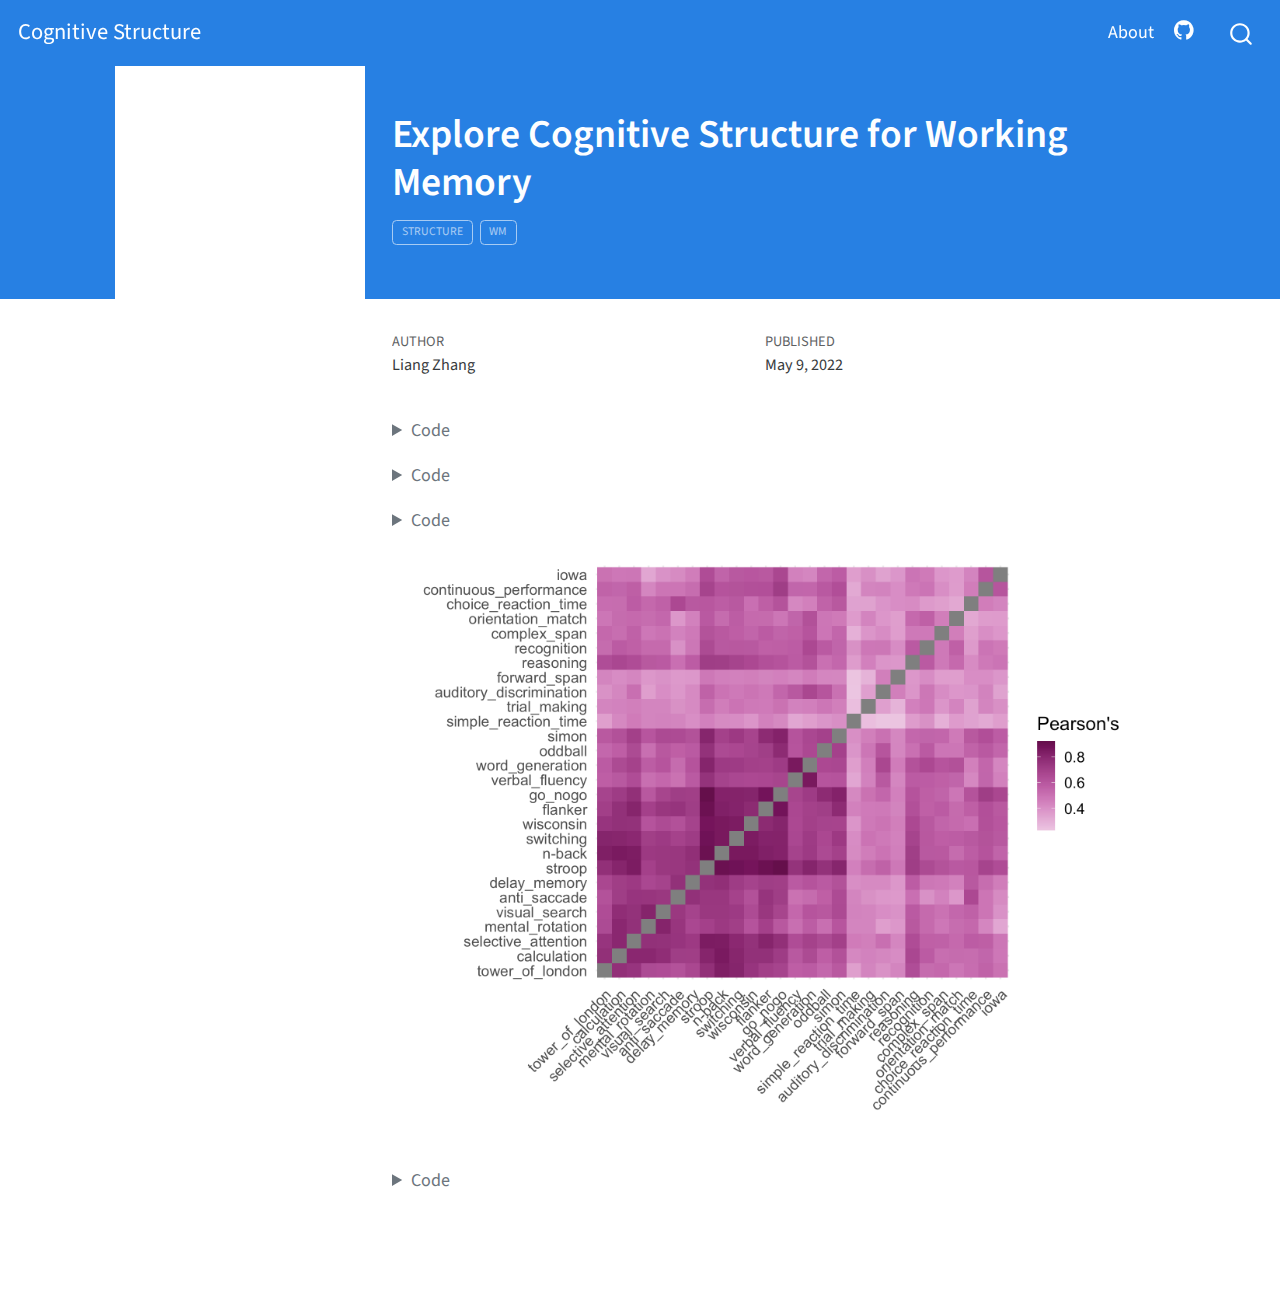
<file: docs/posts/Large-scale meta analysis/index.html>
<!DOCTYPE html>
<html xmlns="http://www.w3.org/1999/xhtml" lang="en" xml:lang="en"><head>
  <meta charset="utf-8">
  <meta name="generator" content="quarto-0.9.80">
  <meta name="viewport" content="width=device-width, initial-scale=1.0, user-scalable=yes">
  <meta name="author" content="Liang Zhang">
  <meta name="dcterms.date" content="2022-05-09">
  <title>Cognitive Structure - Explore Cognitive Structure for Working Memory</title>
  <style>
    code{white-space: pre-wrap;}
    span.smallcaps{font-variant: small-caps;}
    span.underline{text-decoration: underline;}
    div.column{display: inline-block; vertical-align: top; width: 50%;}
    div.hanging-indent{margin-left: 1.5em; text-indent: -1.5em;}
    ul.task-list{list-style: none;}
    pre > code.sourceCode { white-space: pre; position: relative; }
    pre > code.sourceCode > span { display: inline-block; line-height: 1.25; }
    pre > code.sourceCode > span:empty { height: 1.2em; }
    .sourceCode { overflow: visible; }
    code.sourceCode > span { color: inherit; text-decoration: inherit; }
    div.sourceCode { margin: 1em 0; }
    pre.sourceCode { margin: 0; }
    @media screen {
    div.sourceCode { overflow: auto; }
    }
    @media print {
    pre > code.sourceCode { white-space: pre-wrap; }
    pre > code.sourceCode > span { text-indent: -5em; padding-left: 5em; }
    }
    pre.numberSource code
      { counter-reset: source-line 0; }
    pre.numberSource code > span
      { position: relative; left: -4em; counter-increment: source-line; }
    pre.numberSource code > span > a:first-child::before
      { content: counter(source-line);
        position: relative; left: -1em; text-align: right; vertical-align: baseline;
        border: none; display: inline-block;
        -webkit-touch-callout: none; -webkit-user-select: none;
        -khtml-user-select: none; -moz-user-select: none;
        -ms-user-select: none; user-select: none;
        padding: 0 4px; width: 4em;
        color: #aaaaaa;
      }
    pre.numberSource { margin-left: 3em; border-left: 1px solid #aaaaaa;  padding-left: 4px; }
    div.sourceCode
      {   }
    @media screen {
    pre > code.sourceCode > span > a:first-child::before { text-decoration: underline; }
    }
    code span.al { color: #ff0000; font-weight: bold; } /* Alert */
    code span.an { color: #60a0b0; font-weight: bold; font-style: italic; } /* Annotation */
    code span.at { color: #7d9029; } /* Attribute */
    code span.bn { color: #40a070; } /* BaseN */
    code span.bu { } /* BuiltIn */
    code span.cf { color: #007020; font-weight: bold; } /* ControlFlow */
    code span.ch { color: #4070a0; } /* Char */
    code span.cn { color: #880000; } /* Constant */
    code span.co { color: #60a0b0; font-style: italic; } /* Comment */
    code span.cv { color: #60a0b0; font-weight: bold; font-style: italic; } /* CommentVar */
    code span.do { color: #ba2121; font-style: italic; } /* Documentation */
    code span.dt { color: #902000; } /* DataType */
    code span.dv { color: #40a070; } /* DecVal */
    code span.er { color: #ff0000; font-weight: bold; } /* Error */
    code span.ex { } /* Extension */
    code span.fl { color: #40a070; } /* Float */
    code span.fu { color: #06287e; } /* Function */
    code span.im { } /* Import */
    code span.in { color: #60a0b0; font-weight: bold; font-style: italic; } /* Information */
    code span.kw { color: #007020; font-weight: bold; } /* Keyword */
    code span.op { color: #666666; } /* Operator */
    code span.ot { color: #007020; } /* Other */
    code span.pp { color: #bc7a00; } /* Preprocessor */
    code span.sc { color: #4070a0; } /* SpecialChar */
    code span.ss { color: #bb6688; } /* SpecialString */
    code span.st { color: #4070a0; } /* String */
    code span.va { color: #19177c; } /* Variable */
    code span.vs { color: #4070a0; } /* VerbatimString */
    code span.wa { color: #60a0b0; font-weight: bold; font-style: italic; } /* Warning */
  </style>

  <script src="../../site_libs/quarto-nav/quarto-nav.js"></script>
  <script src="../../site_libs/quarto-nav/headroom.min.js"></script>
  <script src="../../site_libs/clipboard/clipboard.min.js"></script>
  <meta name="quarto:offset" content="../../">
  <script src="../../site_libs/quarto-search/autocomplete.umd.js"></script>
  <script src="../../site_libs/quarto-search/fuse.min.js"></script>
  <script src="../../site_libs/quarto-search/quarto-search.js"></script>
  <script src="../../site_libs/quarto-html/quarto.js"></script>
  <script src="../../site_libs/quarto-html/popper.min.js"></script>
  <script src="../../site_libs/quarto-html/tippy.umd.min.js"></script>
  <script src="../../site_libs/quarto-html/anchor.min.js"></script>
  <link href="../../site_libs/quarto-html/tippy.css" rel="stylesheet">
  <link href="../../site_libs/quarto-html/quarto-syntax-highlighting.css" rel="stylesheet">
  <script src="../../site_libs/bootstrap/bootstrap.min.js"></script>
  <link href="../../site_libs/bootstrap/bootstrap-icons.css" rel="stylesheet">
  <link href="../../site_libs/bootstrap/bootstrap.min.css" rel="stylesheet">
  <script id="quarto-search-options" type="application/json">{
    "location": "navbar",
    "copy-button": false,
    "collapse-after": 2,
    "panel-placement": "end",
    "type": "overlay",
    "limit": 20,
    "language": {
      "search-no-results-text": "No results",
      "search-matching-documents-text": "matching documents",
      "search-copy-link-title": "Copy link to search",
      "search-hide-matches-text": "Hide additional matches",
      "search-more-match-text": "more match in this document",
      "search-more-matches-text": "more matches in this document",
      "search-clear-button-title": "Clear",
      "search-detached-cancel-button-title": "Cancel",
      "search-submit-button-title": "Submit"
    }
  }</script>
  <!--[if lt IE 9]>
    <script src="//cdnjs.cloudflare.com/ajax/libs/html5shiv/3.7.3/html5shiv-printshiv.min.js"></script>
  <![endif]-->
  <link rel="stylesheet" href="../../styles.css">
</head>
<body class="floating fullcontent">
<div id="quarto-search-results"></div>
  <header id="quarto-header" class="headroom fixed-top">
    <nav class="navbar navbar-expand-lg navbar-dark ">
      <div class="navbar-container container-fluid">
      <a class="navbar-brand" href="../../index.html">
    <span class="navbar-title">Cognitive Structure</span>
  </a>
          <button class="navbar-toggler" type="button" data-bs-toggle="collapse" data-bs-target="#navbarCollapse" aria-controls="navbarCollapse" aria-expanded="false" aria-label="Toggle navigation" onclick="if (window.quartoToggleHeadroom) { window.quartoToggleHeadroom(); }">
  <span class="navbar-toggler-icon"></span>
</button>
          <div class="collapse navbar-collapse" id="navbarCollapse">
            <ul class="navbar-nav navbar-nav-scroll ms-auto">
  <li class="nav-item">
    <a class="nav-link" href="../../about.html">About</a>
  </li>  
  <li class="nav-item compact">
    <a class="nav-link" href="https://github.com/psychelzh/cogstruct-dev"><i class="bi bi-github" role="img">
</i> 
 </a>
  </li>  
</ul>
              <div id="quarto-search" class="" title="Search"></div>
          </div> <!-- /navcollapse -->
      </div> <!-- /container-fluid -->
    </nav>
</header>
<!-- content -->
<div id="quarto-content" class="quarto-container page-columns page-rows-contents page-layout-article page-navbar">
<!-- sidebar -->
  <nav id="quarto-sidebar" class="sidebar collapse sidebar-navigation floating overflow-auto">
    
</nav>
<!-- margin-sidebar -->
    
<!-- main -->
<main class="content quarto-banner-title-block page-columns page-full" id="quarto-document-content">
<header id="title-block-header" class="quarto-title-block default page-columns page-full" data-sidebar-align="true">



<div class="quarto-title-banner color-navbar page-columns page-full"><div class="quarto-title column-body"><h1 class="title display-7">Explore Cognitive Structure for Working Memory</h1><div class="quarto-categories"><div class="quarto-category">structure</div><div class="quarto-category">wm</div></div></div></div><div class="quarto-title-meta"><div><div class="quarto-title-meta-heading">Author</div><div class="quarto-title-meta-contents"><div class="quarto-title-authors"><p>Liang Zhang</p></div></div></div><div><div class="quarto-title-meta-heading">Published</div><div class="quarto-title-meta-contents"><p class="date">May 9, 2022</p></div></div></div></header>
<div class="cell">
<details>
<summary>Code</summary>
<div class="sourceCode" id="cb1"><pre class="sourceCode r cell-code code-with-copy"><code class="sourceCode r"><span id="cb1-1"><a href="#cb1-1" aria-hidden="true" tabindex="-1"></a><span class="fu">library</span>(tidyverse)</span>
<span id="cb1-2"><a href="#cb1-2" aria-hidden="true" tabindex="-1"></a><span class="fu">library</span>(corrr)</span>
<span id="cb1-3"><a href="#cb1-3" aria-hidden="true" tabindex="-1"></a><span class="fu">library</span>(BayesFM)</span>
<span id="cb1-4"><a href="#cb1-4" aria-hidden="true" tabindex="-1"></a><span class="fu">library</span>(reshape2)</span>
<span id="cb1-5"><a href="#cb1-5" aria-hidden="true" tabindex="-1"></a><span class="fu">library</span>(RColorBrewer)</span>
<span id="cb1-6"><a href="#cb1-6" aria-hidden="true" tabindex="-1"></a><span class="fu">library</span>(ggplot2)</span>
<span id="cb1-7"><a href="#cb1-7" aria-hidden="true" tabindex="-1"></a><span class="fu">library</span>(viridis)</span>
<span id="cb1-8"><a href="#cb1-8" aria-hidden="true" tabindex="-1"></a><span class="fu">library</span>(psych)</span></code><button title="Copy to Clipboard" class="code-copy-button"><i class="bi"></i></button></pre></div>
</details>
</div>
<div class="cell">
<details>
<summary>Code</summary>
<div class="sourceCode" id="cb2"><pre class="sourceCode r cell-code code-with-copy"><code class="sourceCode r"><span id="cb2-1"><a href="#cb2-1" aria-hidden="true" tabindex="-1"></a>total_matrix <span class="ot">&lt;-</span> fs<span class="sc">::</span><span class="fu">dir_ls</span>(<span class="at">path =</span> <span class="st">"/Users/caoyifei/Desktop/testGithub/cogstruct-dev/posts/Large-scale meta analysis"</span>,</span>
<span id="cb2-2"><a href="#cb2-2" aria-hidden="true" tabindex="-1"></a>                       <span class="at">regexp =</span> <span class="st">"xlsx"</span>) <span class="sc">%&gt;%</span> </span>
<span id="cb2-3"><a href="#cb2-3" aria-hidden="true" tabindex="-1"></a>  <span class="fu">map</span>(readxl<span class="sc">::</span>read_xlsx, <span class="at">col_names =</span> <span class="cn">TRUE</span>) <span class="sc">%&gt;%</span> </span>
<span id="cb2-4"><a href="#cb2-4" aria-hidden="true" tabindex="-1"></a>  <span class="fu">reduce</span>(left_join, <span class="at">by =</span> <span class="st">"voxel_num"</span>)</span></code><button title="Copy to Clipboard" class="code-copy-button"><i class="bi"></i></button></pre></div>
</details>
</div>
<div class="cell">
<details>
<summary>Code</summary>
<div class="sourceCode" id="cb3"><pre class="sourceCode r cell-code code-with-copy"><code class="sourceCode r"><span id="cb3-1"><a href="#cb3-1" aria-hidden="true" tabindex="-1"></a>total_nonzero <span class="ot">&lt;-</span> total_matrix[<span class="fu">which</span>(<span class="fu">rowSums</span>(total_matrix) <span class="sc">&gt;</span> <span class="dv">0</span>),] <span class="sc">%&gt;%</span> </span>
<span id="cb3-2"><a href="#cb3-2" aria-hidden="true" tabindex="-1"></a>  <span class="fu">select</span>(<span class="sc">-</span>voxel_num)</span>
<span id="cb3-3"><a href="#cb3-3" aria-hidden="true" tabindex="-1"></a>cor_total <span class="ot">&lt;-</span> <span class="fu">round</span>(<span class="fu">cor</span>(total_matrix),<span class="dv">2</span>)</span>
<span id="cb3-4"><a href="#cb3-4" aria-hidden="true" tabindex="-1"></a>cor_nonzero <span class="ot">&lt;-</span> <span class="fu">round</span>(<span class="fu">cor</span>(total_nonzero),<span class="dv">2</span>)</span>
<span id="cb3-5"><a href="#cb3-5" aria-hidden="true" tabindex="-1"></a>melted_cor_nonzero <span class="ot">&lt;-</span> <span class="fu">melt</span>(cor_nonzero) <span class="sc">%&gt;%</span> </span>
<span id="cb3-6"><a href="#cb3-6" aria-hidden="true" tabindex="-1"></a> <span class="fu">mutate</span>(<span class="at">percrank=</span><span class="fu">rank</span>(value)<span class="sc">/</span><span class="fu">length</span>(value))</span>
<span id="cb3-7"><a href="#cb3-7" aria-hidden="true" tabindex="-1"></a></span>
<span id="cb3-8"><a href="#cb3-8" aria-hidden="true" tabindex="-1"></a><span class="fu">correlate</span>(total_nonzero, <span class="at">quiet =</span> <span class="cn">TRUE</span>) <span class="sc">|&gt;</span></span>
<span id="cb3-9"><a href="#cb3-9" aria-hidden="true" tabindex="-1"></a>  <span class="fu">rearrange</span>(<span class="at">method =</span> <span class="st">"HC"</span>) <span class="sc">|&gt;</span></span>
<span id="cb3-10"><a href="#cb3-10" aria-hidden="true" tabindex="-1"></a>  <span class="fu">stretch</span>() <span class="sc">|&gt;</span></span>
<span id="cb3-11"><a href="#cb3-11" aria-hidden="true" tabindex="-1"></a>  <span class="fu">mutate</span>(<span class="fu">across</span>(<span class="fu">c</span>(x, y), as_factor)) <span class="sc">|&gt;</span></span>
<span id="cb3-12"><a href="#cb3-12" aria-hidden="true" tabindex="-1"></a>  <span class="fu">ggplot</span>(<span class="fu">aes</span>(x, y)) <span class="sc">+</span></span>
<span id="cb3-13"><a href="#cb3-13" aria-hidden="true" tabindex="-1"></a>  <span class="fu">geom_tile</span>(<span class="fu">aes</span>(<span class="at">fill =</span> r)) <span class="sc">+</span></span>
<span id="cb3-14"><a href="#cb3-14" aria-hidden="true" tabindex="-1"></a>  scico<span class="sc">::</span><span class="fu">scale_fill_scico</span>(<span class="at">palette =</span> <span class="st">"bam"</span>, <span class="at">midpoint =</span> <span class="dv">0</span>, <span class="at">direction =</span> <span class="sc">-</span><span class="dv">1</span>) <span class="sc">+</span></span>
<span id="cb3-15"><a href="#cb3-15" aria-hidden="true" tabindex="-1"></a>  <span class="fu">coord_fixed</span>() <span class="sc">+</span></span>
<span id="cb3-16"><a href="#cb3-16" aria-hidden="true" tabindex="-1"></a>  <span class="fu">theme_minimal</span>(<span class="at">base_size =</span> <span class="dv">18</span>) <span class="sc">+</span></span>
<span id="cb3-17"><a href="#cb3-17" aria-hidden="true" tabindex="-1"></a>  <span class="fu">labs</span>(<span class="at">x =</span> <span class="st">""</span>, <span class="at">y =</span> <span class="st">""</span>, <span class="at">fill =</span> <span class="st">"Pearson's"</span>, <span class="at">color =</span> <span class="st">""</span>) <span class="sc">+</span></span>
<span id="cb3-18"><a href="#cb3-18" aria-hidden="true" tabindex="-1"></a>  <span class="fu">theme</span>(<span class="at">axis.text.x =</span> <span class="fu">element_text</span>(<span class="at">angle =</span> <span class="dv">45</span>, <span class="at">hjust =</span> <span class="dv">1</span>))</span></code><button title="Copy to Clipboard" class="code-copy-button"><i class="bi"></i></button></pre></div>
</details>
<div class="cell-output-display">
<p><img src="index_files/figure-html/unnamed-chunk-3-1.png" class="img-fluid" width="960"></p>
</div>
<details>
<summary>Code</summary>
<div class="sourceCode" id="cb4"><pre class="sourceCode r cell-code code-with-copy"><code class="sourceCode r"><span id="cb4-1"><a href="#cb4-1" aria-hidden="true" tabindex="-1"></a><span class="co"># ggplot(data = melted_cor_nonzero, aes(Var2, Var1, fill = percrank))+</span></span>
<span id="cb4-2"><a href="#cb4-2" aria-hidden="true" tabindex="-1"></a><span class="co">#  geom_tile(color = "black")+</span></span>
<span id="cb4-3"><a href="#cb4-3" aria-hidden="true" tabindex="-1"></a><span class="co">#   scale_fill_viridis(discrete=FALSE)+</span></span>
<span id="cb4-4"><a href="#cb4-4" aria-hidden="true" tabindex="-1"></a><span class="co">#   theme_minimal()+ </span></span>
<span id="cb4-5"><a href="#cb4-5" aria-hidden="true" tabindex="-1"></a><span class="co">#  theme(axis.text.x = element_text(angle = 45, vjust = 1, </span></span>
<span id="cb4-6"><a href="#cb4-6" aria-hidden="true" tabindex="-1"></a><span class="co">#     size = 7, hjust = 1),</span></span>
<span id="cb4-7"><a href="#cb4-7" aria-hidden="true" tabindex="-1"></a><span class="co">#     axis.text.y = element_text(size = 7))+</span></span>
<span id="cb4-8"><a href="#cb4-8" aria-hidden="true" tabindex="-1"></a><span class="co">#  coord_fixed()</span></span></code><button title="Copy to Clipboard" class="code-copy-button"><i class="bi"></i></button></pre></div>
</details>
</div>


</main> <!-- /main -->
<script type="application/javascript">
window.document.addEventListener("DOMContentLoaded", function (event) {
  const icon = "";
  const anchorJS = new window.AnchorJS();
  anchorJS.options = {
    placement: 'right',
    icon: icon
  };
  anchorJS.add('.anchored');
  const clipboard = new window.ClipboardJS('.code-copy-button', {
    target: function(trigger) {
      return trigger.previousElementSibling;
    }
  });
  clipboard.on('success', function(e) {
    // button target
    const button = e.trigger;
    // don't keep focus
    button.blur();
    // flash "checked"
    button.classList.add('code-copy-button-checked');
    setTimeout(function() {
      button.classList.remove('code-copy-button-checked');
    }, 1000);
    // clear code selection
    e.clearSelection();
  });
  function tippyHover(el, contentFn) {
    const config = {
      allowHTML: true,
      content: contentFn,
      maxWidth: 500,
      delay: 100,
      arrow: false,
      appendTo: function(el) {
          return el.parentElement;
      },
      interactive: true,
      interactiveBorder: 10,
      theme: 'quarto',
      placement: 'bottom-start'
    };
    window.tippy(el, config); 
  }
  const noterefs = window.document.querySelectorAll('a[role="doc-noteref"]');
  for (var i=0; i<noterefs.length; i++) {
    const ref = noterefs[i];
    tippyHover(ref, function() {
      let href = ref.getAttribute('href');
      try { href = new URL(href).hash; } catch {}
      const id = href.replace(/^#\/?/, "");
      const note = window.document.getElementById(id);
      return note.innerHTML;
    });
  }
  var bibliorefs = window.document.querySelectorAll('a[role="doc-biblioref"]');
  for (var i=0; i<bibliorefs.length; i++) {
    const ref = bibliorefs[i];
    const cites = ref.parentNode.getAttribute('data-cites').split(' ');
    tippyHover(ref, function() {
      var popup = window.document.createElement('div');
      cites.forEach(function(cite) {
        var citeDiv = window.document.createElement('div');
        citeDiv.classList.add('hanging-indent');
        citeDiv.classList.add('csl-entry');
        var biblioDiv = window.document.getElementById('ref-' + cite);
        if (biblioDiv) {
          citeDiv.innerHTML = biblioDiv.innerHTML;
        }
        popup.appendChild(citeDiv);
      });
      return popup.innerHTML;
    });
  }
});
</script>
</div> <!-- /content -->


</body></html>
</file>
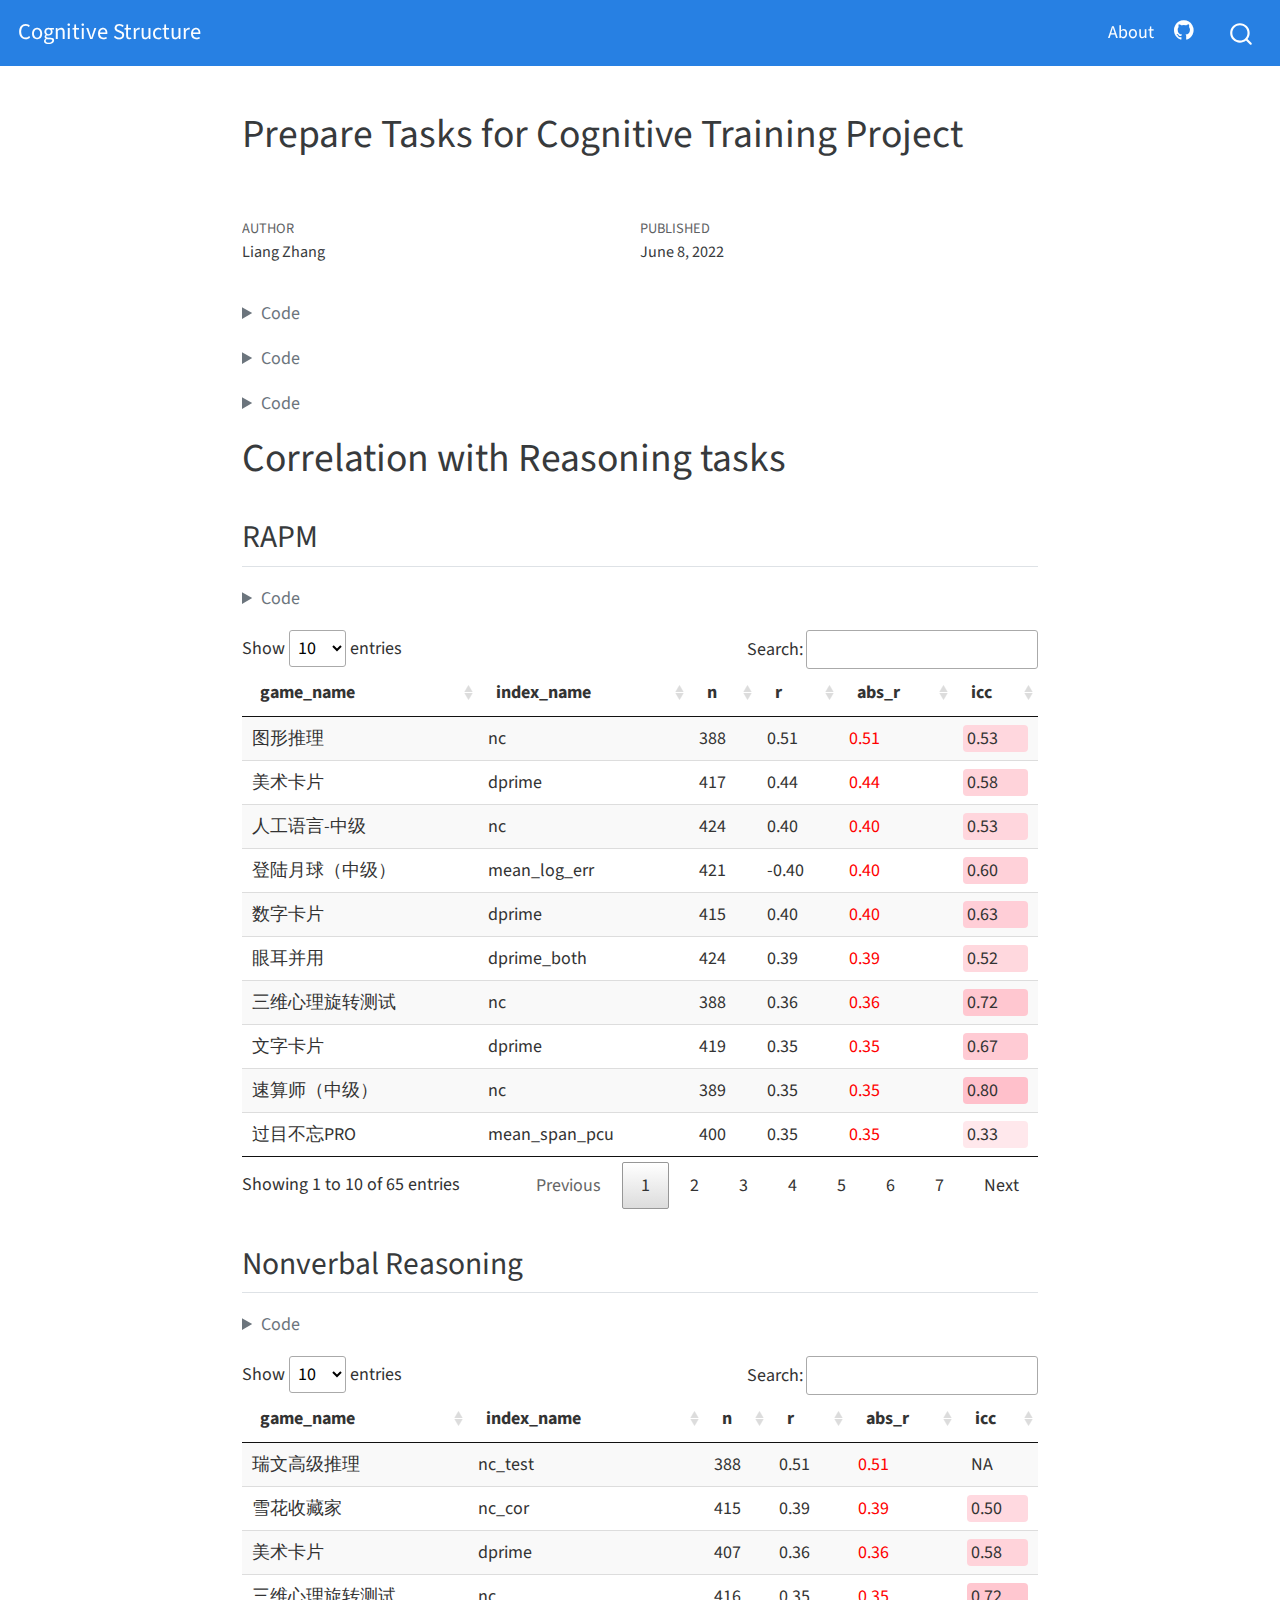
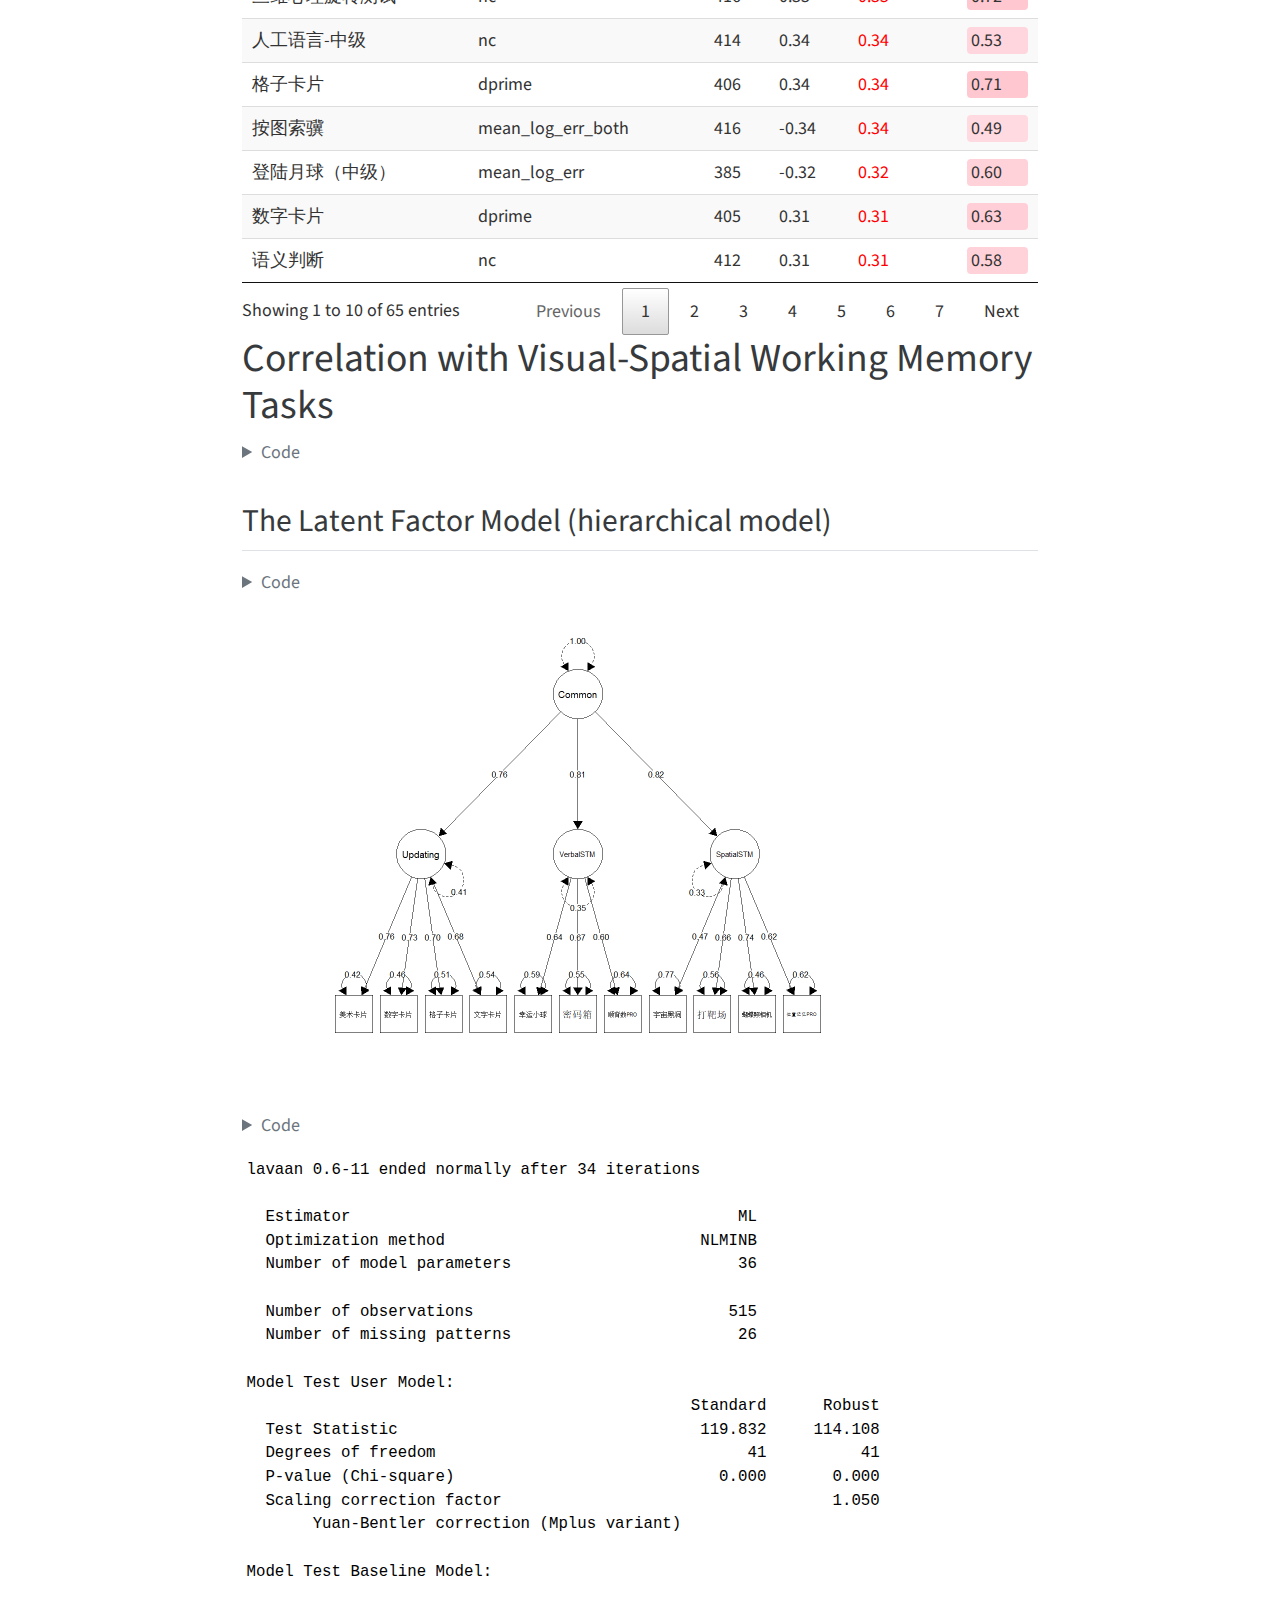
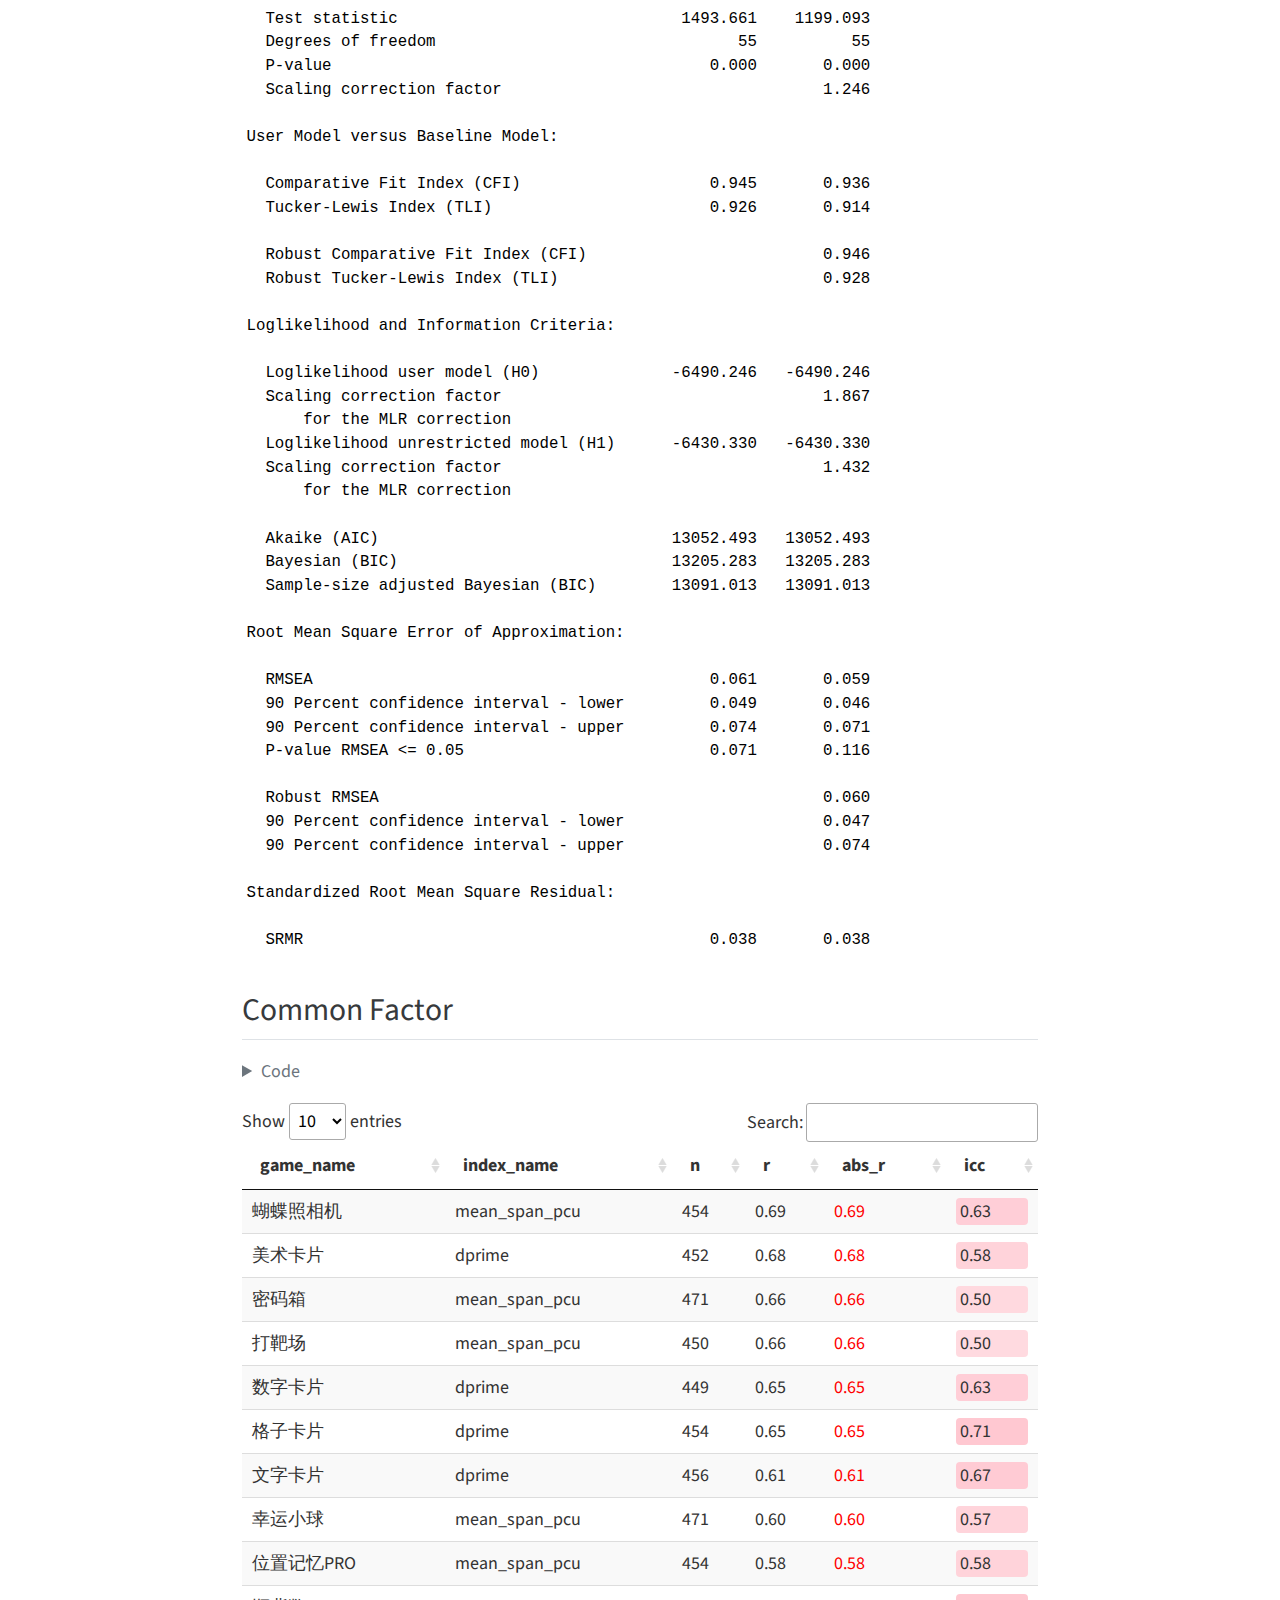
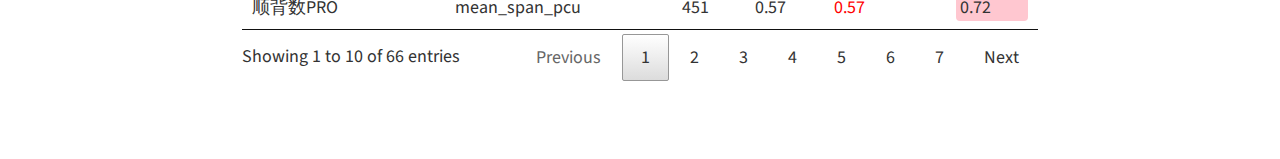
<file: docs/posts/prepare-training/index.html>
<!DOCTYPE html>
<html xmlns="http://www.w3.org/1999/xhtml" lang="en" xml:lang="en"><head>

<meta charset="utf-8">
<meta name="generator" content="quarto-0.9.556">

<meta name="viewport" content="width=device-width, initial-scale=1.0, user-scalable=yes">

<meta name="author" content="Liang Zhang">
<meta name="dcterms.date" content="2022-06-08">

<title>Cognitive Structure - Prepare Tasks for Cognitive Training Project</title>
<style>
code{white-space: pre-wrap;}
span.smallcaps{font-variant: small-caps;}
span.underline{text-decoration: underline;}
div.column{display: inline-block; vertical-align: top; width: 50%;}
div.hanging-indent{margin-left: 1.5em; text-indent: -1.5em;}
ul.task-list{list-style: none;}
pre > code.sourceCode { white-space: pre; position: relative; }
pre > code.sourceCode > span { display: inline-block; line-height: 1.25; }
pre > code.sourceCode > span:empty { height: 1.2em; }
.sourceCode { overflow: visible; }
code.sourceCode > span { color: inherit; text-decoration: inherit; }
div.sourceCode { margin: 1em 0; }
pre.sourceCode { margin: 0; }
@media screen {
div.sourceCode { overflow: auto; }
}
@media print {
pre > code.sourceCode { white-space: pre-wrap; }
pre > code.sourceCode > span { text-indent: -5em; padding-left: 5em; }
}
pre.numberSource code
  { counter-reset: source-line 0; }
pre.numberSource code > span
  { position: relative; left: -4em; counter-increment: source-line; }
pre.numberSource code > span > a:first-child::before
  { content: counter(source-line);
    position: relative; left: -1em; text-align: right; vertical-align: baseline;
    border: none; display: inline-block;
    -webkit-touch-callout: none; -webkit-user-select: none;
    -khtml-user-select: none; -moz-user-select: none;
    -ms-user-select: none; user-select: none;
    padding: 0 4px; width: 4em;
    color: #aaaaaa;
  }
pre.numberSource { margin-left: 3em; border-left: 1px solid #aaaaaa;  padding-left: 4px; }
div.sourceCode
  {   }
@media screen {
pre > code.sourceCode > span > a:first-child::before { text-decoration: underline; }
}
code span.al { color: #ff0000; font-weight: bold; } /* Alert */
code span.an { color: #60a0b0; font-weight: bold; font-style: italic; } /* Annotation */
code span.at { color: #7d9029; } /* Attribute */
code span.bn { color: #40a070; } /* BaseN */
code span.bu { } /* BuiltIn */
code span.cf { color: #007020; font-weight: bold; } /* ControlFlow */
code span.ch { color: #4070a0; } /* Char */
code span.cn { color: #880000; } /* Constant */
code span.co { color: #60a0b0; font-style: italic; } /* Comment */
code span.cv { color: #60a0b0; font-weight: bold; font-style: italic; } /* CommentVar */
code span.do { color: #ba2121; font-style: italic; } /* Documentation */
code span.dt { color: #902000; } /* DataType */
code span.dv { color: #40a070; } /* DecVal */
code span.er { color: #ff0000; font-weight: bold; } /* Error */
code span.ex { } /* Extension */
code span.fl { color: #40a070; } /* Float */
code span.fu { color: #06287e; } /* Function */
code span.im { } /* Import */
code span.in { color: #60a0b0; font-weight: bold; font-style: italic; } /* Information */
code span.kw { color: #007020; font-weight: bold; } /* Keyword */
code span.op { color: #666666; } /* Operator */
code span.ot { color: #007020; } /* Other */
code span.pp { color: #bc7a00; } /* Preprocessor */
code span.sc { color: #4070a0; } /* SpecialChar */
code span.ss { color: #bb6688; } /* SpecialString */
code span.st { color: #4070a0; } /* String */
code span.va { color: #19177c; } /* Variable */
code span.vs { color: #4070a0; } /* VerbatimString */
code span.wa { color: #60a0b0; font-weight: bold; font-style: italic; } /* Warning */
</style>


<script src="../../site_libs/quarto-nav/quarto-nav.js"></script>
<script src="../../site_libs/quarto-nav/headroom.min.js"></script>
<script src="../../site_libs/clipboard/clipboard.min.js"></script>
<script src="../../site_libs/quarto-search/autocomplete.umd.js"></script>
<script src="../../site_libs/quarto-search/fuse.min.js"></script>
<script src="../../site_libs/quarto-search/quarto-search.js"></script>
<meta name="quarto:offset" content="../../">
<script src="../../site_libs/quarto-html/quarto.js"></script>
<script src="../../site_libs/quarto-html/popper.min.js"></script>
<script src="../../site_libs/quarto-html/tippy.umd.min.js"></script>
<script src="../../site_libs/quarto-html/anchor.min.js"></script>
<link href="../../site_libs/quarto-html/tippy.css" rel="stylesheet">
<link href="../../site_libs/quarto-html/quarto-syntax-highlighting.css" rel="stylesheet" id="quarto-text-highlighting-styles">
<script src="../../site_libs/bootstrap/bootstrap.min.js"></script>
<link href="../../site_libs/bootstrap/bootstrap-icons.css" rel="stylesheet">
<link href="../../site_libs/bootstrap/bootstrap.min.css" rel="stylesheet">
<script id="quarto-search-options" type="application/json">{
  "location": "navbar",
  "copy-button": false,
  "collapse-after": 3,
  "panel-placement": "end",
  "type": "overlay",
  "limit": 20,
  "language": {
    "search-no-results-text": "No results",
    "search-matching-documents-text": "matching documents",
    "search-copy-link-title": "Copy link to search",
    "search-hide-matches-text": "Hide additional matches",
    "search-more-match-text": "more match in this document",
    "search-more-matches-text": "more matches in this document",
    "search-clear-button-title": "Clear",
    "search-detached-cancel-button-title": "Cancel",
    "search-submit-button-title": "Submit"
  }
}</script>

<script src="../../site_libs/htmlwidgets-1.5.4/htmlwidgets.js"></script>
<link href="../../site_libs/datatables-css-0.0.0/datatables-crosstalk.css" rel="stylesheet">
<script src="../../site_libs/datatables-binding-0.23/datatables.js"></script>
<script src="../../site_libs/jquery-3.6.0/jquery-3.6.0.min.js"></script>
<link href="../../site_libs/dt-core-1.11.3/css/jquery.dataTables.min.css" rel="stylesheet">
<link href="../../site_libs/dt-core-1.11.3/css/jquery.dataTables.extra.css" rel="stylesheet">
<script src="../../site_libs/dt-core-1.11.3/js/jquery.dataTables.min.js"></script>
<link href="../../site_libs/crosstalk-1.2.0/css/crosstalk.min.css" rel="stylesheet">
<script src="../../site_libs/crosstalk-1.2.0/js/crosstalk.min.js"></script>


<link rel="stylesheet" href="../../styles.css">
</head>

<body class="nav-fixed fullcontent">

<div id="quarto-search-results"></div>
  <header id="quarto-header" class="headroom fixed-top">
    <nav class="navbar navbar-expand-lg navbar-dark ">
      <div class="navbar-container container-fluid">
      <a class="navbar-brand" href="../../index.html">
    <span class="navbar-title">Cognitive Structure</span>
  </a>
          <button class="navbar-toggler" type="button" data-bs-toggle="collapse" data-bs-target="#navbarCollapse" aria-controls="navbarCollapse" aria-expanded="false" aria-label="Toggle navigation" onclick="if (window.quartoToggleHeadroom) { window.quartoToggleHeadroom(); }">
  <span class="navbar-toggler-icon"></span>
</button>
          <div class="collapse navbar-collapse" id="navbarCollapse">
            <ul class="navbar-nav navbar-nav-scroll ms-auto">
  <li class="nav-item">
    <a class="nav-link" href="../../about.html">About</a>
  </li>  
  <li class="nav-item compact">
    <a class="nav-link" href="https://github.com/psychelzh/cogstruct-dev"><i class="bi bi-github" role="img">
</i> 
 </a>
  </li>  
</ul>
              <div id="quarto-search" class="" title="Search"></div>
          </div> <!-- /navcollapse -->
      </div> <!-- /container-fluid -->
    </nav>
</header>
<!-- content -->
<header id="title-block-header" class="quarto-title-block default page-columns page-full">
  <div class="quarto-title-banner page-columns page-full">
    <div class="quarto-title column-body">
      <h1 class="title">Prepare Tasks for Cognitive Training Project</h1>
                      </div>
  </div>
    
  
  <div class="quarto-title-meta">

      <div>
      <div class="quarto-title-meta-heading">Author</div>
      <div class="quarto-title-meta-contents">
               <p>Liang Zhang </p>
            </div>
    </div>
      
      <div>
      <div class="quarto-title-meta-heading">Published</div>
      <div class="quarto-title-meta-contents">
        <p class="date">June 8, 2022</p>
      </div>
    </div>
      
    </div>
    
  
  </header><div id="quarto-content" class="quarto-container page-columns page-rows-contents page-layout-article page-navbar">
<!-- sidebar -->
<!-- margin-sidebar -->
    
<!-- main -->
<main class="content quarto-banner-title-block" id="quarto-document-content">




<div class="cell">
<details>
<summary>Code</summary>
<div class="sourceCode cell-code" id="cb1"><pre class="sourceCode r code-with-copy"><code class="sourceCode r"><span id="cb1-1"><a href="#cb1-1" aria-hidden="true" tabindex="-1"></a><span class="fu">library</span>(tidyverse)</span>
<span id="cb1-2"><a href="#cb1-2" aria-hidden="true" tabindex="-1"></a><span class="fu">library</span>(corrr)</span>
<span id="cb1-3"><a href="#cb1-3" aria-hidden="true" tabindex="-1"></a><span class="fu">library</span>(formattable)</span>
<span id="cb1-4"><a href="#cb1-4" aria-hidden="true" tabindex="-1"></a><span class="fu">requireNamespace</span>(<span class="st">"bit64"</span>)</span></code><button title="Copy to Clipboard" class="code-copy-button"><i class="bi"></i></button></pre></div>
</details>
</div>
<div class="cell">
<details>
<summary>Code</summary>
<div class="sourceCode cell-code" id="cb2"><pre class="sourceCode r code-with-copy"><code class="sourceCode r"><span id="cb2-1"><a href="#cb2-1" aria-hidden="true" tabindex="-1"></a>pivot_wider_indices <span class="ot">&lt;-</span> <span class="cf">function</span>(data) {</span>
<span id="cb2-2"><a href="#cb2-2" aria-hidden="true" tabindex="-1"></a>  data <span class="sc">|&gt;</span></span>
<span id="cb2-3"><a href="#cb2-3" aria-hidden="true" tabindex="-1"></a>    <span class="fu">add_count</span>(user_id, game_name) <span class="sc">|&gt;</span></span>
<span id="cb2-4"><a href="#cb2-4" aria-hidden="true" tabindex="-1"></a>    <span class="fu">mutate</span>(</span>
<span id="cb2-5"><a href="#cb2-5" aria-hidden="true" tabindex="-1"></a>      <span class="at">game_index =</span> <span class="fu">if_else</span>(</span>
<span id="cb2-6"><a href="#cb2-6" aria-hidden="true" tabindex="-1"></a>        n <span class="sc">==</span> <span class="dv">1</span>,</span>
<span id="cb2-7"><a href="#cb2-7" aria-hidden="true" tabindex="-1"></a>        game_name,</span>
<span id="cb2-8"><a href="#cb2-8" aria-hidden="true" tabindex="-1"></a>        <span class="fu">str_c</span>(game_name, index_name, <span class="at">sep =</span> <span class="st">"-"</span>)</span>
<span id="cb2-9"><a href="#cb2-9" aria-hidden="true" tabindex="-1"></a>      )</span>
<span id="cb2-10"><a href="#cb2-10" aria-hidden="true" tabindex="-1"></a>    ) <span class="sc">|&gt;</span></span>
<span id="cb2-11"><a href="#cb2-11" aria-hidden="true" tabindex="-1"></a>    <span class="fu">pivot_wider</span>(</span>
<span id="cb2-12"><a href="#cb2-12" aria-hidden="true" tabindex="-1"></a>      <span class="at">id_cols =</span> user_id,</span>
<span id="cb2-13"><a href="#cb2-13" aria-hidden="true" tabindex="-1"></a>      <span class="at">names_from =</span> game_index,</span>
<span id="cb2-14"><a href="#cb2-14" aria-hidden="true" tabindex="-1"></a>      <span class="at">values_from =</span> test</span>
<span id="cb2-15"><a href="#cb2-15" aria-hidden="true" tabindex="-1"></a>    )</span>
<span id="cb2-16"><a href="#cb2-16" aria-hidden="true" tabindex="-1"></a>}</span>
<span id="cb2-17"><a href="#cb2-17" aria-hidden="true" tabindex="-1"></a>format_dt <span class="ot">&lt;-</span> <span class="cf">function</span>(x) {</span>
<span id="cb2-18"><a href="#cb2-18" aria-hidden="true" tabindex="-1"></a>  x <span class="sc">|&gt;</span> </span>
<span id="cb2-19"><a href="#cb2-19" aria-hidden="true" tabindex="-1"></a>    <span class="fu">mutate</span>(<span class="fu">across</span>(<span class="fu">c</span>(r, abs_r, icc), <span class="sc">~</span> <span class="fu">digits</span>(., <span class="dv">2</span>))) <span class="sc">|&gt;</span> </span>
<span id="cb2-20"><a href="#cb2-20" aria-hidden="true" tabindex="-1"></a>    <span class="fu">formattable</span>(</span>
<span id="cb2-21"><a href="#cb2-21" aria-hidden="true" tabindex="-1"></a>      <span class="fu">list</span>(</span>
<span id="cb2-22"><a href="#cb2-22" aria-hidden="true" tabindex="-1"></a>        <span class="at">abs_r =</span> <span class="fu">formatter</span>(</span>
<span id="cb2-23"><a href="#cb2-23" aria-hidden="true" tabindex="-1"></a>          <span class="st">"span"</span>,</span>
<span id="cb2-24"><a href="#cb2-24" aria-hidden="true" tabindex="-1"></a>          <span class="at">style =</span> <span class="sc">~</span> <span class="fu">style</span>(</span>
<span id="cb2-25"><a href="#cb2-25" aria-hidden="true" tabindex="-1"></a>            <span class="at">color =</span></span>
<span id="cb2-26"><a href="#cb2-26" aria-hidden="true" tabindex="-1"></a>              <span class="fu">case_when</span>(</span>
<span id="cb2-27"><a href="#cb2-27" aria-hidden="true" tabindex="-1"></a>                abs_r <span class="sc">&gt;</span> <span class="fu">quantile</span>(abs_r, <span class="fl">0.75</span>) <span class="sc">~</span> <span class="st">"red"</span>,</span>
<span id="cb2-28"><a href="#cb2-28" aria-hidden="true" tabindex="-1"></a>                abs_r <span class="sc">&gt;</span> <span class="fu">quantile</span>(abs_r, <span class="fl">0.25</span>) <span class="sc">~</span> <span class="st">"blue"</span>,</span>
<span id="cb2-29"><a href="#cb2-29" aria-hidden="true" tabindex="-1"></a>                <span class="cn">TRUE</span> <span class="sc">~</span> <span class="st">"green"</span></span>
<span id="cb2-30"><a href="#cb2-30" aria-hidden="true" tabindex="-1"></a>              )</span>
<span id="cb2-31"><a href="#cb2-31" aria-hidden="true" tabindex="-1"></a>          )</span>
<span id="cb2-32"><a href="#cb2-32" aria-hidden="true" tabindex="-1"></a>        ),</span>
<span id="cb2-33"><a href="#cb2-33" aria-hidden="true" tabindex="-1"></a>        <span class="at">icc =</span> <span class="fu">color_tile</span>(<span class="st">"transparent"</span>, <span class="st">"pink"</span>)</span>
<span id="cb2-34"><a href="#cb2-34" aria-hidden="true" tabindex="-1"></a>      )</span>
<span id="cb2-35"><a href="#cb2-35" aria-hidden="true" tabindex="-1"></a>    ) <span class="sc">|&gt;</span> </span>
<span id="cb2-36"><a href="#cb2-36" aria-hidden="true" tabindex="-1"></a>    <span class="fu">as.datatable</span>(<span class="at">rownames =</span> <span class="cn">FALSE</span>)</span>
<span id="cb2-37"><a href="#cb2-37" aria-hidden="true" tabindex="-1"></a>}</span></code><button title="Copy to Clipboard" class="code-copy-button"><i class="bi"></i></button></pre></div>
</details>
</div>
<div class="cell">
<details>
<summary>Code</summary>
<div class="sourceCode cell-code" id="cb3"><pre class="sourceCode r code-with-copy"><code class="sourceCode r"><span id="cb3-1"><a href="#cb3-1" aria-hidden="true" tabindex="-1"></a>targets<span class="sc">::</span><span class="fu">tar_load</span>(</span>
<span id="cb3-2"><a href="#cb3-2" aria-hidden="true" tabindex="-1"></a>  reliability_test_retest, </span>
<span id="cb3-3"><a href="#cb3-3" aria-hidden="true" tabindex="-1"></a>  <span class="at">store =</span> here<span class="sc">::</span><span class="fu">here</span>(<span class="st">"preproc/_targets"</span>)</span>
<span id="cb3-4"><a href="#cb3-4" aria-hidden="true" tabindex="-1"></a>)</span>
<span id="cb3-5"><a href="#cb3-5" aria-hidden="true" tabindex="-1"></a>ind_filt <span class="ot">&lt;-</span> readxl<span class="sc">::</span><span class="fu">read_excel</span>(here<span class="sc">::</span><span class="fu">here</span>(<span class="st">"config/indices_filtering.xlsx"</span>))</span>
<span id="cb3-6"><a href="#cb3-6" aria-hidden="true" tabindex="-1"></a>indices_clean <span class="ot">&lt;-</span> targets<span class="sc">::</span><span class="fu">tar_read</span>(</span>
<span id="cb3-7"><a href="#cb3-7" aria-hidden="true" tabindex="-1"></a>  indices_clean, </span>
<span id="cb3-8"><a href="#cb3-8" aria-hidden="true" tabindex="-1"></a>  <span class="at">store =</span> here<span class="sc">::</span><span class="fu">here</span>(<span class="st">"preproc/_targets"</span>)</span>
<span id="cb3-9"><a href="#cb3-9" aria-hidden="true" tabindex="-1"></a>) <span class="sc">|&gt;</span></span>
<span id="cb3-10"><a href="#cb3-10" aria-hidden="true" tabindex="-1"></a>  <span class="fu">semi_join</span>(</span>
<span id="cb3-11"><a href="#cb3-11" aria-hidden="true" tabindex="-1"></a>    <span class="fu">filter</span>(ind_filt, check_result <span class="sc">%in%</span> <span class="fu">c</span>(<span class="st">"target"</span>, <span class="st">"target-low"</span>)) <span class="sc">|&gt;</span> </span>
<span id="cb3-12"><a href="#cb3-12" aria-hidden="true" tabindex="-1"></a>      <span class="fu">add_row</span>(<span class="at">game_name =</span> <span class="st">"瑞文高级推理"</span>, <span class="at">index_name =</span> <span class="st">"nc_test"</span>),</span>
<span id="cb3-13"><a href="#cb3-13" aria-hidden="true" tabindex="-1"></a>    <span class="at">by =</span> <span class="fu">c</span>(<span class="st">"game_name"</span>, <span class="st">"index_name"</span>)</span>
<span id="cb3-14"><a href="#cb3-14" aria-hidden="true" tabindex="-1"></a>  )</span></code><button title="Copy to Clipboard" class="code-copy-button"><i class="bi"></i></button></pre></div>
</details>
</div>
<section id="correlation-with-reasoning-tasks" class="level1">
<h1>Correlation with Reasoning tasks</h1>
<section id="rapm" class="level2">
<h2 class="anchored" data-anchor-id="rapm">RAPM</h2>
<div class="cell">
<details>
<summary>Code</summary>
<div class="sourceCode cell-code" id="cb4"><pre class="sourceCode r code-with-copy"><code class="sourceCode r"><span id="cb4-1"><a href="#cb4-1" aria-hidden="true" tabindex="-1"></a>indices_clean <span class="sc">|&gt;</span> </span>
<span id="cb4-2"><a href="#cb4-2" aria-hidden="true" tabindex="-1"></a>  <span class="fu">filter</span>(game_name_abbr <span class="sc">!=</span> <span class="st">"RAPM"</span>) <span class="sc">|&gt;</span> </span>
<span id="cb4-3"><a href="#cb4-3" aria-hidden="true" tabindex="-1"></a>  <span class="fu">inner_join</span>(</span>
<span id="cb4-4"><a href="#cb4-4" aria-hidden="true" tabindex="-1"></a>    indices_clean <span class="sc">|&gt;</span> </span>
<span id="cb4-5"><a href="#cb4-5" aria-hidden="true" tabindex="-1"></a>      <span class="fu">filter</span>(</span>
<span id="cb4-6"><a href="#cb4-6" aria-hidden="true" tabindex="-1"></a>        game_name_abbr <span class="sc">==</span> <span class="st">"RAPM"</span>, </span>
<span id="cb4-7"><a href="#cb4-7" aria-hidden="true" tabindex="-1"></a>        index_name <span class="sc">==</span> <span class="st">"nc_test"</span></span>
<span id="cb4-8"><a href="#cb4-8" aria-hidden="true" tabindex="-1"></a>      ) <span class="sc">|&gt;</span> </span>
<span id="cb4-9"><a href="#cb4-9" aria-hidden="true" tabindex="-1"></a>      <span class="fu">select</span>(user_id, <span class="at">rapm =</span> test),</span>
<span id="cb4-10"><a href="#cb4-10" aria-hidden="true" tabindex="-1"></a>    <span class="at">by =</span> <span class="st">"user_id"</span></span>
<span id="cb4-11"><a href="#cb4-11" aria-hidden="true" tabindex="-1"></a>  ) <span class="sc">|&gt;</span> </span>
<span id="cb4-12"><a href="#cb4-12" aria-hidden="true" tabindex="-1"></a>  <span class="fu">group_by</span>(game_name, index_name) <span class="sc">|&gt;</span> </span>
<span id="cb4-13"><a href="#cb4-13" aria-hidden="true" tabindex="-1"></a>  <span class="fu">summarise</span>(</span>
<span id="cb4-14"><a href="#cb4-14" aria-hidden="true" tabindex="-1"></a>    <span class="at">n =</span> <span class="fu">sum</span>(<span class="sc">!</span><span class="fu">is.na</span>(test) <span class="sc">&amp;</span> <span class="sc">!</span><span class="fu">is.na</span>(rapm)),</span>
<span id="cb4-15"><a href="#cb4-15" aria-hidden="true" tabindex="-1"></a>    <span class="at">r =</span> <span class="fu">cor</span>(test, rapm, <span class="at">use =</span> <span class="st">"complete"</span>),</span>
<span id="cb4-16"><a href="#cb4-16" aria-hidden="true" tabindex="-1"></a>    <span class="at">.groups =</span> <span class="st">"drop"</span></span>
<span id="cb4-17"><a href="#cb4-17" aria-hidden="true" tabindex="-1"></a>  ) <span class="sc">|&gt;</span> </span>
<span id="cb4-18"><a href="#cb4-18" aria-hidden="true" tabindex="-1"></a>  <span class="fu">mutate</span>(<span class="at">abs_r =</span> <span class="fu">abs</span>(r)) <span class="sc">|&gt;</span> </span>
<span id="cb4-19"><a href="#cb4-19" aria-hidden="true" tabindex="-1"></a>  <span class="fu">arrange</span>(<span class="fu">desc</span>(abs_r)) <span class="sc">|&gt;</span> </span>
<span id="cb4-20"><a href="#cb4-20" aria-hidden="true" tabindex="-1"></a>  <span class="fu">left_join</span>(</span>
<span id="cb4-21"><a href="#cb4-21" aria-hidden="true" tabindex="-1"></a>    reliability_test_retest <span class="sc">|&gt;</span> </span>
<span id="cb4-22"><a href="#cb4-22" aria-hidden="true" tabindex="-1"></a>      <span class="fu">select</span>(game_name, index_name, <span class="at">icc =</span> icc_no_outlier),</span>
<span id="cb4-23"><a href="#cb4-23" aria-hidden="true" tabindex="-1"></a>    <span class="at">by =</span> <span class="fu">c</span>(<span class="st">"game_name"</span>, <span class="st">"index_name"</span>)</span>
<span id="cb4-24"><a href="#cb4-24" aria-hidden="true" tabindex="-1"></a>  ) <span class="sc">|&gt;</span> </span>
<span id="cb4-25"><a href="#cb4-25" aria-hidden="true" tabindex="-1"></a>  <span class="fu">format_dt</span>()</span></code><button title="Copy to Clipboard" class="code-copy-button"><i class="bi"></i></button></pre></div>
</details>
<div class="cell-output-display">

<div id="htmlwidget-8505f303368636e05eb8" style="width:100%;height:auto;" class="datatables html-widget"></div>
<script type="application/json" data-for="htmlwidget-8505f303368636e05eb8">{"x":{"filter":"none","vertical":false,"data":[["图形推理          ","美术卡片          ","人工语言-中级     ","登陆月球（中级）  ","数字卡片          ","眼耳并用          ","三维心理旋转测试  ","文字卡片          ","速算师（中级）    ","过目不忘PRO       ","格子卡片          ","按图索骥          ","魔术师终极        ","密码箱            ","塔罗牌            ","蝴蝶照相机        ","雪花收藏家        ","图形折叠          ","打靶场            ","顺背数PRO         ","语义判断          ","欢乐餐厅          ","候鸟迁徙PRO       ","各得其所          ","文字卡片          ","格子卡片          ","远距离联想        ","时间顺序判断      ","图片记忆          ","舒尔特方格（中级）","幸运小球          ","快速归类PRO       ","各得其所          ","多彩文字PRO       ","我是大厨          ","时长分辨          ","火眼金睛          ","方向临摹          ","强化学习          ","捉虫高级简版      ","位置记忆PRO       ","捉虫高级简版      ","宇宙黑洞          ","萤火虫PRO         ","魔术师终极        ","连点成画PRO       ","数感              ","数字卡片          ","美术卡片          ","连续再认          ","一心二用PRO       ","捉虫高级简版      ","变戏法            ","变色魔块PRO       ","声调判断          ","察颜观色PRO       ","节奏感知          ","太空飞船PRO       ","言语记忆          ","卡片分类PRO       ","变戏法            ","数感              ","察颜观色PRO       ","眼耳并用          ","候鸟迁徙PRO       "],["nc               ","dprime           ","nc               ","mean_log_err     ","dprime           ","dprime_both      ","nc               ","dprime           ","nc               ","mean_span_pcu    ","dprime           ","mean_log_err_both","dprime           ","mean_span_pcu    ","nc               ","mean_span_pcu    ","nc_cor           ","nc               ","mean_span_pcu    ","mean_span_pcu    ","nc               ","nc               ","cong_eff_ies     ","prop_perfect     ","mrt              ","mrt              ","nc               ","thresh_last_block","bps_score        ","nc_cor           ","mean_span_pcu    ","ies              ","mrt_init         ","cong_eff_ies     ","score_total      ","thresh_last_block","nc               ","mean_log_err     ","pc_test          ","rtsd             ","mean_span_pcu    ","dprime           ","mean_span_pcu    ","mean_span_pcu    ","mrt              ","nc               ","mrt              ","mrt              ","mrt              ","dprime           ","nc               ","mrt              ","ies              ","ssrt             ","nc               ","cong_eff_ies     ","thresh_last_block","cong_eff_ies     ","fm_dprime        ","switch_cost_mrt  ","mrt              ","w                ","switch_cost_ies  ","mrt_both         ","switch_cost_ies  "],["388","417","424","421","415","424","388","419","389","400","417","424","408","423","424","424","424","389","423","423","421","375","424","424","419","417","419","424","424","399","423","421","424","423","424","424","424","424","423","424","424","424","424","424","408","424","421","415","417","374","424","424","424","421","424","423","421","424","424","419","424","401","423","424","424"],["0.51","0.44","0.40","-0.40","0.40","0.39","0.36","0.35","0.35","0.35","0.34","-0.33","0.31","0.31","0.30","0.30","0.29","0.29","0.27","0.27","0.27","0.27","-0.26","0.26","0.26","0.26","0.24","-0.24","0.24","0.24","0.24","-0.23","0.23","-0.23","0.22","-0.22","0.22","-0.21","0.21","-0.21","0.21","0.21","0.21","0.20","0.20","0.17","0.17","0.16","0.15","0.15","0.14","-0.13","-0.13","-0.12","0.12","-0.11","-0.08","-0.08","0.07","0.04","-0.04","-0.03","0.02","-0.01","0.01"],["<span style=\"color: red\">0.51<\/span>  ","<span style=\"color: red\">0.44<\/span>  ","<span style=\"color: red\">0.40<\/span>  ","<span style=\"color: red\">0.40<\/span>  ","<span style=\"color: red\">0.40<\/span>  ","<span style=\"color: red\">0.39<\/span>  ","<span style=\"color: red\">0.36<\/span>  ","<span style=\"color: red\">0.35<\/span>  ","<span style=\"color: red\">0.35<\/span>  ","<span style=\"color: red\">0.35<\/span>  ","<span style=\"color: red\">0.34<\/span>  ","<span style=\"color: red\">0.33<\/span>  ","<span style=\"color: red\">0.31<\/span>  ","<span style=\"color: red\">0.31<\/span>  ","<span style=\"color: red\">0.30<\/span>  ","<span style=\"color: red\">0.30<\/span>  ","<span style=\"color: blue\">0.29<\/span> ","<span style=\"color: blue\">0.29<\/span> ","<span style=\"color: blue\">0.27<\/span> ","<span style=\"color: blue\">0.27<\/span> ","<span style=\"color: blue\">0.27<\/span> ","<span style=\"color: blue\">0.27<\/span> ","<span style=\"color: blue\">0.26<\/span> ","<span style=\"color: blue\">0.26<\/span> ","<span style=\"color: blue\">0.26<\/span> ","<span style=\"color: blue\">0.26<\/span> ","<span style=\"color: blue\">0.24<\/span> ","<span style=\"color: blue\">0.24<\/span> ","<span style=\"color: blue\">0.24<\/span> ","<span style=\"color: blue\">0.24<\/span> ","<span style=\"color: blue\">0.24<\/span> ","<span style=\"color: blue\">0.23<\/span> ","<span style=\"color: blue\">0.23<\/span> ","<span style=\"color: blue\">0.23<\/span> ","<span style=\"color: blue\">0.22<\/span> ","<span style=\"color: blue\">0.22<\/span> ","<span style=\"color: blue\">0.22<\/span> ","<span style=\"color: blue\">0.21<\/span> ","<span style=\"color: blue\">0.21<\/span> ","<span style=\"color: blue\">0.21<\/span> ","<span style=\"color: blue\">0.21<\/span> ","<span style=\"color: blue\">0.21<\/span> ","<span style=\"color: blue\">0.21<\/span> ","<span style=\"color: blue\">0.20<\/span> ","<span style=\"color: blue\">0.20<\/span> ","<span style=\"color: blue\">0.17<\/span> ","<span style=\"color: blue\">0.17<\/span> ","<span style=\"color: blue\">0.16<\/span> ","<span style=\"color: green\">0.15<\/span>","<span style=\"color: green\">0.15<\/span>","<span style=\"color: green\">0.14<\/span>","<span style=\"color: green\">0.13<\/span>","<span style=\"color: green\">0.13<\/span>","<span style=\"color: green\">0.12<\/span>","<span style=\"color: green\">0.12<\/span>","<span style=\"color: green\">0.11<\/span>","<span style=\"color: green\">0.08<\/span>","<span style=\"color: green\">0.08<\/span>","<span style=\"color: green\">0.07<\/span>","<span style=\"color: green\">0.04<\/span>","<span style=\"color: green\">0.04<\/span>","<span style=\"color: green\">0.03<\/span>","<span style=\"color: green\">0.02<\/span>","<span style=\"color: green\">0.01<\/span>","<span style=\"color: green\">0.01<\/span>"],["<span style=\"display: block; padding: 0 4px; border-radius: 4px; background-color: #ffd7de\">0.53<\/span>","<span style=\"display: block; padding: 0 4px; border-radius: 4px; background-color: #ffd3da\">0.58<\/span>","<span style=\"display: block; padding: 0 4px; border-radius: 4px; background-color: #ffd6dd\">0.53<\/span>","<span style=\"display: block; padding: 0 4px; border-radius: 4px; background-color: #ffd1d9\">0.60<\/span>","<span style=\"display: block; padding: 0 4px; border-radius: 4px; background-color: #ffced7\">0.63<\/span>","<span style=\"display: block; padding: 0 4px; border-radius: 4px; background-color: #ffd8de\">0.52<\/span>","<span style=\"display: block; padding: 0 4px; border-radius: 4px; background-color: #ffc7d0\">0.72<\/span>","<span style=\"display: block; padding: 0 4px; border-radius: 4px; background-color: #ffcbd4\">0.67<\/span>","<span style=\"display: block; padding: 0 4px; border-radius: 4px; background-color: #ffc0cb\">0.80<\/span>","<span style=\"display: block; padding: 0 4px; border-radius: 4px; background-color: #ffe8ec\">0.33<\/span>","<span style=\"display: block; padding: 0 4px; border-radius: 4px; background-color: #ffc8d1\">0.71<\/span>","<span style=\"display: block; padding: 0 4px; border-radius: 4px; background-color: #ffdae1\">0.49<\/span>","<span style=\"display: block; padding: 0 4px; border-radius: 4px; background-color: #ffd8de\">0.52<\/span>","<span style=\"display: block; padding: 0 4px; border-radius: 4px; background-color: #ffd9df\">0.50<\/span>","<span style=\"display: block; padding: 0 4px; border-radius: 4px; background-color: #ffdbe1\">0.47<\/span>","<span style=\"display: block; padding: 0 4px; border-radius: 4px; background-color: #ffced7\">0.63<\/span>","<span style=\"display: block; padding: 0 4px; border-radius: 4px; background-color: #ffd9e0\">0.50<\/span>","<span style=\"display: block; padding: 0 4px; border-radius: 4px; background-color: #ffd9e0\">0.50<\/span>","<span style=\"display: block; padding: 0 4px; border-radius: 4px; background-color: #ffdae0\">0.50<\/span>","<span style=\"display: block; padding: 0 4px; border-radius: 4px; background-color: #ffc7d0\">0.72<\/span>","<span style=\"display: block; padding: 0 4px; border-radius: 4px; background-color: #ffd2da\">0.58<\/span>","<span style=\"display: block; padding: 0 4px; border-radius: 4px; background-color: #ffe1e6\">0.40<\/span>","<span style=\"display: block; padding: 0 4px; border-radius: 4px; background-color: #ffccd5\">0.66<\/span>","<span style=\"display: block; padding: 0 4px; border-radius: 4px; background-color: #ffe8ec\">0.33<\/span>","<span style=\"display: block; padding: 0 4px; border-radius: 4px; background-color: #ffd7de\">0.52<\/span>","<span style=\"display: block; padding: 0 4px; border-radius: 4px; background-color: #ffd7de\">0.52<\/span>","<span style=\"display: block; padding: 0 4px; border-radius: 4px; background-color: #ffe3e8\">0.38<\/span>","<span style=\"display: block; padding: 0 4px; border-radius: 4px; background-color: #ffd3da\">0.58<\/span>","<span style=\"display: block; padding: 0 4px; border-radius: 4px; background-color: #ffced7\">0.63<\/span>","<span style=\"display: block; padding: 0 4px; border-radius: 4px; background-color: #ffd8de\">0.52<\/span>","<span style=\"display: block; padding: 0 4px; border-radius: 4px; background-color: #ffd4db\">0.57<\/span>","<span style=\"display: block; padding: 0 4px; border-radius: 4px; background-color: #ffcad3\">0.68<\/span>","<span style=\"display: block; padding: 0 4px; border-radius: 4px; background-color: #ffcad3\">0.68<\/span>","<span style=\"display: block; padding: 0 4px; border-radius: 4px; background-color: #ffdbe1\">0.48<\/span>","<span style=\"display: block; padding: 0 4px; border-radius: 4px; background-color: #fff3f5\">0.19<\/span>","<span style=\"display: block; padding: 0 4px; border-radius: 4px; background-color: #ffd3da\">0.57<\/span>","<span style=\"display: block; padding: 0 4px; border-radius: 4px; background-color: #ffd1d9\">0.60<\/span>","<span style=\"display: block; padding: 0 4px; border-radius: 4px; background-color: #ffd0d8\">0.61<\/span>","<span style=\"display: block; padding: 0 4px; border-radius: 4px; background-color: #ffeaee\">0.30<\/span>","<span style=\"display: block; padding: 0 4px; border-radius: 4px; background-color: #ffd3da\">0.58<\/span>","<span style=\"display: block; padding: 0 4px; border-radius: 4px; background-color: #ffd3da\">0.58<\/span>","<span style=\"display: block; padding: 0 4px; border-radius: 4px; background-color: #ffd9df\">0.50<\/span>","<span style=\"display: block; padding: 0 4px; border-radius: 4px; background-color: #ffd2da\">0.59<\/span>","<span style=\"display: block; padding: 0 4px; border-radius: 4px; background-color: #ffd4db\">0.56<\/span>","<span style=\"display: block; padding: 0 4px; border-radius: 4px; background-color: #ffe1e6\">0.40<\/span>","<span style=\"display: block; padding: 0 4px; border-radius: 4px; background-color: #ffd6dd\">0.54<\/span>","<span style=\"display: block; padding: 0 4px; border-radius: 4px; background-color: #ffccd5\">0.66<\/span>","<span style=\"display: block; padding: 0 4px; border-radius: 4px; background-color: #ffd1d9\">0.59<\/span>","<span style=\"display: block; padding: 0 4px; border-radius: 4px; background-color: #ffd5dc\">0.55<\/span>","<span style=\"display: block; padding: 0 4px; border-radius: 4px; background-color: #ffe7eb\">0.33<\/span>","<span style=\"display: block; padding: 0 4px; border-radius: 4px; background-color: #ffd5dc\">0.55<\/span>","<span style=\"display: block; padding: 0 4px; border-radius: 4px; background-color: #ffdbe1\">0.48<\/span>","<span style=\"display: block; padding: 0 4px; border-radius: 4px; background-color: #ffd8df\">0.51<\/span>","<span style=\"display: block; padding: 0 4px; border-radius: 4px; background-color: #ffdbe2\">0.47<\/span>","<span style=\"display: block; padding: 0 4px; border-radius: 4px; background-color: #ffc4ce\">0.75<\/span>","<span style=\"display: block; padding: 0 4px; border-radius: 4px; background-color: #ffd6dd\">0.54<\/span>","<span style=\"display: block; padding: 0 4px; border-radius: 4px; background-color: #ffdee4\">0.44<\/span>","<span style=\"display: block; padding: 0 4px; border-radius: 4px; background-color: #ffcdd6\">0.64<\/span>","<span style=\"display: block; padding: 0 4px; border-radius: 4px; background-color: #ffffff\">0.06<\/span>","<span style=\"display: block; padding: 0 4px; border-radius: 4px; background-color: #ffe0e5\">0.42<\/span>","<span style=\"display: block; padding: 0 4px; border-radius: 4px; background-color: #ffd7de\">0.53<\/span>","<span style=\"display: block; padding: 0 4px; border-radius: 4px; background-color: #ffccd5\">0.65<\/span>","<span style=\"display: block; padding: 0 4px; border-radius: 4px; background-color: #ffdde3\">0.45<\/span>","<span style=\"display: block; padding: 0 4px; border-radius: 4px; background-color: #ffdbe1\">0.47<\/span>","<span style=\"display: block; padding: 0 4px; border-radius: 4px; background-color: #ffe3e8\">0.38<\/span>"]],"container":"<table class=\"display\">\n  <thead>\n    <tr>\n      <th>game_name<\/th>\n      <th>index_name<\/th>\n      <th>n<\/th>\n      <th>r<\/th>\n      <th>abs_r<\/th>\n      <th>icc<\/th>\n    <\/tr>\n  <\/thead>\n<\/table>","options":{"columnDefs":[],"order":[],"autoWidth":false,"orderClasses":false}},"evals":[],"jsHooks":[]}</script>
</div>
</div>
</section>
<section id="nonverbal-reasoning" class="level2">
<h2 class="anchored" data-anchor-id="nonverbal-reasoning">Nonverbal Reasoning</h2>
<div class="cell">
<details>
<summary>Code</summary>
<div class="sourceCode cell-code" id="cb5"><pre class="sourceCode r code-with-copy"><code class="sourceCode r"><span id="cb5-1"><a href="#cb5-1" aria-hidden="true" tabindex="-1"></a>indices_clean <span class="sc">|&gt;</span> </span>
<span id="cb5-2"><a href="#cb5-2" aria-hidden="true" tabindex="-1"></a>  <span class="fu">filter</span>(game_name_abbr <span class="sc">!=</span> <span class="st">"NVR"</span>) <span class="sc">|&gt;</span> </span>
<span id="cb5-3"><a href="#cb5-3" aria-hidden="true" tabindex="-1"></a>  <span class="fu">inner_join</span>(</span>
<span id="cb5-4"><a href="#cb5-4" aria-hidden="true" tabindex="-1"></a>    indices_clean <span class="sc">|&gt;</span> </span>
<span id="cb5-5"><a href="#cb5-5" aria-hidden="true" tabindex="-1"></a>      <span class="fu">filter</span>(game_name_abbr <span class="sc">==</span> <span class="st">"NVR"</span>) <span class="sc">|&gt;</span> </span>
<span id="cb5-6"><a href="#cb5-6" aria-hidden="true" tabindex="-1"></a>      <span class="fu">select</span>(user_id, <span class="at">nvr =</span> test),</span>
<span id="cb5-7"><a href="#cb5-7" aria-hidden="true" tabindex="-1"></a>    <span class="at">by =</span> <span class="st">"user_id"</span></span>
<span id="cb5-8"><a href="#cb5-8" aria-hidden="true" tabindex="-1"></a>  ) <span class="sc">|&gt;</span> </span>
<span id="cb5-9"><a href="#cb5-9" aria-hidden="true" tabindex="-1"></a>  <span class="fu">group_by</span>(game_name, index_name) <span class="sc">|&gt;</span> </span>
<span id="cb5-10"><a href="#cb5-10" aria-hidden="true" tabindex="-1"></a>  <span class="fu">summarise</span>(</span>
<span id="cb5-11"><a href="#cb5-11" aria-hidden="true" tabindex="-1"></a>    <span class="at">n =</span> <span class="fu">sum</span>(<span class="sc">!</span><span class="fu">is.na</span>(test) <span class="sc">&amp;</span> <span class="sc">!</span><span class="fu">is.na</span>(nvr)),</span>
<span id="cb5-12"><a href="#cb5-12" aria-hidden="true" tabindex="-1"></a>    <span class="at">r =</span> <span class="fu">cor</span>(test, nvr, <span class="at">use =</span> <span class="st">"complete"</span>),</span>
<span id="cb5-13"><a href="#cb5-13" aria-hidden="true" tabindex="-1"></a>    <span class="at">.groups =</span> <span class="st">"drop"</span></span>
<span id="cb5-14"><a href="#cb5-14" aria-hidden="true" tabindex="-1"></a>  ) <span class="sc">|&gt;</span> </span>
<span id="cb5-15"><a href="#cb5-15" aria-hidden="true" tabindex="-1"></a>  <span class="fu">filter</span>(n <span class="sc">&gt;</span> <span class="dv">100</span>) <span class="sc">|&gt;</span> </span>
<span id="cb5-16"><a href="#cb5-16" aria-hidden="true" tabindex="-1"></a>  <span class="fu">mutate</span>(<span class="at">abs_r =</span> <span class="fu">abs</span>(r)) <span class="sc">|&gt;</span> </span>
<span id="cb5-17"><a href="#cb5-17" aria-hidden="true" tabindex="-1"></a>  <span class="fu">arrange</span>(<span class="fu">desc</span>(abs_r)) <span class="sc">|&gt;</span> </span>
<span id="cb5-18"><a href="#cb5-18" aria-hidden="true" tabindex="-1"></a>  <span class="fu">left_join</span>(</span>
<span id="cb5-19"><a href="#cb5-19" aria-hidden="true" tabindex="-1"></a>    reliability_test_retest <span class="sc">|&gt;</span> </span>
<span id="cb5-20"><a href="#cb5-20" aria-hidden="true" tabindex="-1"></a>      <span class="fu">select</span>(game_name, index_name, <span class="at">icc =</span> icc_no_outlier),</span>
<span id="cb5-21"><a href="#cb5-21" aria-hidden="true" tabindex="-1"></a>    <span class="at">by =</span> <span class="fu">c</span>(<span class="st">"game_name"</span>, <span class="st">"index_name"</span>)</span>
<span id="cb5-22"><a href="#cb5-22" aria-hidden="true" tabindex="-1"></a>  ) <span class="sc">|&gt;</span> </span>
<span id="cb5-23"><a href="#cb5-23" aria-hidden="true" tabindex="-1"></a>  <span class="fu">format_dt</span>()</span></code><button title="Copy to Clipboard" class="code-copy-button"><i class="bi"></i></button></pre></div>
</details>
<div class="cell-output-display">

<div id="htmlwidget-a6a94e2dae3f29671311" style="width:100%;height:auto;" class="datatables html-widget"></div>
<script type="application/json" data-for="htmlwidget-a6a94e2dae3f29671311">{"x":{"filter":"none","vertical":false,"data":[["瑞文高级推理      ","雪花收藏家        ","美术卡片          ","三维心理旋转测试  ","人工语言-中级     ","格子卡片          ","按图索骥          ","登陆月球（中级）  ","数字卡片          ","语义判断          ","眼耳并用          ","文字卡片          ","位置记忆PRO       ","捉虫高级简版      ","时间顺序判断      ","远距离联想        ","图形折叠          ","火眼金睛          ","打靶场            ","欢乐餐厅          ","方向临摹          ","魔术师终极        ","宇宙黑洞          ","过目不忘PRO       ","格子卡片          ","密码箱            ","图片记忆          ","舒尔特方格（中级）","候鸟迁徙PRO       ","速算师（中级）    ","文字卡片          ","快速归类PRO       ","连续再认          ","塔罗牌            ","捉虫高级简版      ","各得其所          ","顺背数PRO         ","蝴蝶照相机        ","萤火虫PRO         ","幸运小球          ","各得其所          ","时长分辨          ","连点成画PRO       ","我是大厨          ","变戏法            ","强化学习          ","卡片分类PRO       ","一心二用PRO       ","数字卡片          ","太空飞船PRO       ","声调判断          ","捉虫高级简版      ","变色魔块PRO       ","变戏法            ","言语记忆          ","多彩文字PRO       ","魔术师终极        ","节奏感知          ","数感              ","美术卡片          ","数感              ","察颜观色PRO       ","察颜观色PRO       ","候鸟迁徙PRO       ","眼耳并用          "],["nc_test          ","nc_cor           ","dprime           ","nc               ","nc               ","dprime           ","mean_log_err_both","mean_log_err     ","dprime           ","nc               ","dprime_both      ","dprime           ","mean_span_pcu    ","rtsd             ","thresh_last_block","nc               ","nc               ","nc               ","mean_span_pcu    ","nc               ","mean_log_err     ","dprime           ","mean_span_pcu    ","mean_span_pcu    ","mrt              ","mean_span_pcu    ","bps_score        ","nc_cor           ","cong_eff_ies     ","nc               ","mrt              ","ies              ","dprime           ","nc               ","dprime           ","prop_perfect     ","mean_span_pcu    ","mean_span_pcu    ","mean_span_pcu    ","mean_span_pcu    ","mrt_init         ","thresh_last_block","nc               ","score_total      ","ies              ","pc_test          ","switch_cost_mrt  ","nc               ","mrt              ","cong_eff_ies     ","nc               ","mrt              ","ssrt             ","mrt              ","fm_dprime        ","cong_eff_ies     ","mrt              ","thresh_last_block","mrt              ","mrt              ","w                ","cong_eff_ies     ","switch_cost_ies  ","switch_cost_ies  ","mrt_both         "],["388","415","407","416","414","406","416","385","405","412","414","407","416","414","414","412","413","416","414","392","416","375","414","391","406","387","415","365","414","354","407","411","392","414","414","414","415","416","416","387","414","414","416","388","414","414","384","415","405","415","415","414","386","414","415","414","375","386","386","407","369","414","414","414","414"],["0.51","0.39","0.36","0.35","0.34","0.34","-0.34","-0.32","0.31","0.31","0.30","0.30","0.29","-0.29","-0.29","0.28","0.28","0.27","0.27","0.27","-0.26","0.26","0.26","0.26","0.25","0.25","0.25","0.25","-0.24","0.24","0.23","-0.23","0.22","0.21","0.21","0.21","0.20","0.20","0.19","0.18","0.16","-0.16","0.15","0.14","-0.13","0.12","0.12","0.11","0.11","-0.10","0.10","-0.09","-0.09","-0.09","0.09","-0.09","0.09","-0.08","0.08","0.07","-0.07","-0.06","0.04","0.03","0.01"],["<span style=\"color: red\">0.51<\/span>  ","<span style=\"color: red\">0.39<\/span>  ","<span style=\"color: red\">0.36<\/span>  ","<span style=\"color: red\">0.35<\/span>  ","<span style=\"color: red\">0.34<\/span>  ","<span style=\"color: red\">0.34<\/span>  ","<span style=\"color: red\">0.34<\/span>  ","<span style=\"color: red\">0.32<\/span>  ","<span style=\"color: red\">0.31<\/span>  ","<span style=\"color: red\">0.31<\/span>  ","<span style=\"color: red\">0.30<\/span>  ","<span style=\"color: red\">0.30<\/span>  ","<span style=\"color: red\">0.29<\/span>  ","<span style=\"color: red\">0.29<\/span>  ","<span style=\"color: red\">0.29<\/span>  ","<span style=\"color: red\">0.28<\/span>  ","<span style=\"color: blue\">0.28<\/span> ","<span style=\"color: blue\">0.27<\/span> ","<span style=\"color: blue\">0.27<\/span> ","<span style=\"color: blue\">0.27<\/span> ","<span style=\"color: blue\">0.26<\/span> ","<span style=\"color: blue\">0.26<\/span> ","<span style=\"color: blue\">0.26<\/span> ","<span style=\"color: blue\">0.26<\/span> ","<span style=\"color: blue\">0.25<\/span> ","<span style=\"color: blue\">0.25<\/span> ","<span style=\"color: blue\">0.25<\/span> ","<span style=\"color: blue\">0.25<\/span> ","<span style=\"color: blue\">0.24<\/span> ","<span style=\"color: blue\">0.24<\/span> ","<span style=\"color: blue\">0.23<\/span> ","<span style=\"color: blue\">0.23<\/span> ","<span style=\"color: blue\">0.22<\/span> ","<span style=\"color: blue\">0.21<\/span> ","<span style=\"color: blue\">0.21<\/span> ","<span style=\"color: blue\">0.21<\/span> ","<span style=\"color: blue\">0.20<\/span> ","<span style=\"color: blue\">0.20<\/span> ","<span style=\"color: blue\">0.19<\/span> ","<span style=\"color: blue\">0.18<\/span> ","<span style=\"color: blue\">0.16<\/span> ","<span style=\"color: blue\">0.16<\/span> ","<span style=\"color: blue\">0.15<\/span> ","<span style=\"color: blue\">0.14<\/span> ","<span style=\"color: blue\">0.13<\/span> ","<span style=\"color: blue\">0.12<\/span> ","<span style=\"color: blue\">0.12<\/span> ","<span style=\"color: blue\">0.11<\/span> ","<span style=\"color: green\">0.11<\/span>","<span style=\"color: green\">0.10<\/span>","<span style=\"color: green\">0.10<\/span>","<span style=\"color: green\">0.09<\/span>","<span style=\"color: green\">0.09<\/span>","<span style=\"color: green\">0.09<\/span>","<span style=\"color: green\">0.09<\/span>","<span style=\"color: green\">0.09<\/span>","<span style=\"color: green\">0.09<\/span>","<span style=\"color: green\">0.08<\/span>","<span style=\"color: green\">0.08<\/span>","<span style=\"color: green\">0.07<\/span>","<span style=\"color: green\">0.07<\/span>","<span style=\"color: green\">0.06<\/span>","<span style=\"color: green\">0.04<\/span>","<span style=\"color: green\">0.03<\/span>","<span style=\"color: green\">0.01<\/span>"],["<span style=\"display: block; padding: 0 4px; border-radius: 4px\"> NA<\/span>                            ","<span style=\"display: block; padding: 0 4px; border-radius: 4px; background-color: #ffd9e0\">0.50<\/span>","<span style=\"display: block; padding: 0 4px; border-radius: 4px; background-color: #ffd3da\">0.58<\/span>","<span style=\"display: block; padding: 0 4px; border-radius: 4px; background-color: #ffc7d0\">0.72<\/span>","<span style=\"display: block; padding: 0 4px; border-radius: 4px; background-color: #ffd6dd\">0.53<\/span>","<span style=\"display: block; padding: 0 4px; border-radius: 4px; background-color: #ffc8d1\">0.71<\/span>","<span style=\"display: block; padding: 0 4px; border-radius: 4px; background-color: #ffdae1\">0.49<\/span>","<span style=\"display: block; padding: 0 4px; border-radius: 4px; background-color: #ffd1d9\">0.60<\/span>","<span style=\"display: block; padding: 0 4px; border-radius: 4px; background-color: #ffced7\">0.63<\/span>","<span style=\"display: block; padding: 0 4px; border-radius: 4px; background-color: #ffd2da\">0.58<\/span>","<span style=\"display: block; padding: 0 4px; border-radius: 4px; background-color: #ffd8de\">0.52<\/span>","<span style=\"display: block; padding: 0 4px; border-radius: 4px; background-color: #ffcbd4\">0.67<\/span>","<span style=\"display: block; padding: 0 4px; border-radius: 4px; background-color: #ffd3da\">0.58<\/span>","<span style=\"display: block; padding: 0 4px; border-radius: 4px; background-color: #ffd3da\">0.58<\/span>","<span style=\"display: block; padding: 0 4px; border-radius: 4px; background-color: #ffd3da\">0.58<\/span>","<span style=\"display: block; padding: 0 4px; border-radius: 4px; background-color: #ffe3e8\">0.38<\/span>","<span style=\"display: block; padding: 0 4px; border-radius: 4px; background-color: #ffd9e0\">0.50<\/span>","<span style=\"display: block; padding: 0 4px; border-radius: 4px; background-color: #ffd1d9\">0.60<\/span>","<span style=\"display: block; padding: 0 4px; border-radius: 4px; background-color: #ffdae0\">0.50<\/span>","<span style=\"display: block; padding: 0 4px; border-radius: 4px; background-color: #ffe1e6\">0.40<\/span>","<span style=\"display: block; padding: 0 4px; border-radius: 4px; background-color: #ffd0d8\">0.61<\/span>","<span style=\"display: block; padding: 0 4px; border-radius: 4px; background-color: #ffd8de\">0.52<\/span>","<span style=\"display: block; padding: 0 4px; border-radius: 4px; background-color: #ffd2da\">0.59<\/span>","<span style=\"display: block; padding: 0 4px; border-radius: 4px; background-color: #ffe8ec\">0.33<\/span>","<span style=\"display: block; padding: 0 4px; border-radius: 4px; background-color: #ffd7de\">0.52<\/span>","<span style=\"display: block; padding: 0 4px; border-radius: 4px; background-color: #ffd9df\">0.50<\/span>","<span style=\"display: block; padding: 0 4px; border-radius: 4px; background-color: #ffced7\">0.63<\/span>","<span style=\"display: block; padding: 0 4px; border-radius: 4px; background-color: #ffd8de\">0.52<\/span>","<span style=\"display: block; padding: 0 4px; border-radius: 4px; background-color: #ffccd5\">0.66<\/span>","<span style=\"display: block; padding: 0 4px; border-radius: 4px; background-color: #ffc0cb\">0.80<\/span>","<span style=\"display: block; padding: 0 4px; border-radius: 4px; background-color: #ffd7de\">0.52<\/span>","<span style=\"display: block; padding: 0 4px; border-radius: 4px; background-color: #ffcad3\">0.68<\/span>","<span style=\"display: block; padding: 0 4px; border-radius: 4px; background-color: #ffe7eb\">0.33<\/span>","<span style=\"display: block; padding: 0 4px; border-radius: 4px; background-color: #ffdbe1\">0.47<\/span>","<span style=\"display: block; padding: 0 4px; border-radius: 4px; background-color: #ffd9df\">0.50<\/span>","<span style=\"display: block; padding: 0 4px; border-radius: 4px; background-color: #ffe8ec\">0.33<\/span>","<span style=\"display: block; padding: 0 4px; border-radius: 4px; background-color: #ffc7d0\">0.72<\/span>","<span style=\"display: block; padding: 0 4px; border-radius: 4px; background-color: #ffced7\">0.63<\/span>","<span style=\"display: block; padding: 0 4px; border-radius: 4px; background-color: #ffd4db\">0.56<\/span>","<span style=\"display: block; padding: 0 4px; border-radius: 4px; background-color: #ffd4db\">0.57<\/span>","<span style=\"display: block; padding: 0 4px; border-radius: 4px; background-color: #ffcad3\">0.68<\/span>","<span style=\"display: block; padding: 0 4px; border-radius: 4px; background-color: #ffd3da\">0.57<\/span>","<span style=\"display: block; padding: 0 4px; border-radius: 4px; background-color: #ffd6dd\">0.54<\/span>","<span style=\"display: block; padding: 0 4px; border-radius: 4px; background-color: #fff3f5\">0.19<\/span>","<span style=\"display: block; padding: 0 4px; border-radius: 4px; background-color: #ffd8df\">0.51<\/span>","<span style=\"display: block; padding: 0 4px; border-radius: 4px; background-color: #ffeaee\">0.30<\/span>","<span style=\"display: block; padding: 0 4px; border-radius: 4px; background-color: #ffe0e5\">0.42<\/span>","<span style=\"display: block; padding: 0 4px; border-radius: 4px; background-color: #ffd5dc\">0.55<\/span>","<span style=\"display: block; padding: 0 4px; border-radius: 4px; background-color: #ffd1d9\">0.59<\/span>","<span style=\"display: block; padding: 0 4px; border-radius: 4px; background-color: #ffcdd6\">0.64<\/span>","<span style=\"display: block; padding: 0 4px; border-radius: 4px; background-color: #ffc4ce\">0.75<\/span>","<span style=\"display: block; padding: 0 4px; border-radius: 4px; background-color: #ffdbe1\">0.48<\/span>","<span style=\"display: block; padding: 0 4px; border-radius: 4px; background-color: #ffdbe2\">0.47<\/span>","<span style=\"display: block; padding: 0 4px; border-radius: 4px; background-color: #ffd7de\">0.53<\/span>","<span style=\"display: block; padding: 0 4px; border-radius: 4px; background-color: #ffffff\">0.06<\/span>","<span style=\"display: block; padding: 0 4px; border-radius: 4px; background-color: #ffdbe1\">0.48<\/span>","<span style=\"display: block; padding: 0 4px; border-radius: 4px; background-color: #ffe1e6\">0.40<\/span>","<span style=\"display: block; padding: 0 4px; border-radius: 4px; background-color: #ffdee4\">0.44<\/span>","<span style=\"display: block; padding: 0 4px; border-radius: 4px; background-color: #ffccd5\">0.66<\/span>","<span style=\"display: block; padding: 0 4px; border-radius: 4px; background-color: #ffd5dc\">0.55<\/span>","<span style=\"display: block; padding: 0 4px; border-radius: 4px; background-color: #ffccd5\">0.65<\/span>","<span style=\"display: block; padding: 0 4px; border-radius: 4px; background-color: #ffd6dd\">0.54<\/span>","<span style=\"display: block; padding: 0 4px; border-radius: 4px; background-color: #ffdde3\">0.45<\/span>","<span style=\"display: block; padding: 0 4px; border-radius: 4px; background-color: #ffe3e8\">0.38<\/span>","<span style=\"display: block; padding: 0 4px; border-radius: 4px; background-color: #ffdbe1\">0.47<\/span>"]],"container":"<table class=\"display\">\n  <thead>\n    <tr>\n      <th>game_name<\/th>\n      <th>index_name<\/th>\n      <th>n<\/th>\n      <th>r<\/th>\n      <th>abs_r<\/th>\n      <th>icc<\/th>\n    <\/tr>\n  <\/thead>\n<\/table>","options":{"columnDefs":[],"order":[],"autoWidth":false,"orderClasses":false}},"evals":[],"jsHooks":[]}</script>
</div>
</div>
</section>
</section>
<section id="correlation-with-visual-spatial-working-memory-tasks" class="level1">
<h1>Correlation with Visual-Spatial Working Memory Tasks</h1>
<div class="cell">
<details>
<summary>Code</summary>
<div class="sourceCode cell-code" id="cb6"><pre class="sourceCode r code-with-copy"><code class="sourceCode r"><span id="cb6-1"><a href="#cb6-1" aria-hidden="true" tabindex="-1"></a>indices_viswm <span class="ot">&lt;-</span> indices_clean <span class="sc">|&gt;</span> </span>
<span id="cb6-2"><a href="#cb6-2" aria-hidden="true" tabindex="-1"></a>  <span class="fu">semi_join</span>(</span>
<span id="cb6-3"><a href="#cb6-3" aria-hidden="true" tabindex="-1"></a>    ind_filt <span class="sc">|&gt;</span> </span>
<span id="cb6-4"><a href="#cb6-4" aria-hidden="true" tabindex="-1"></a>      <span class="fu">filter</span>(</span>
<span id="cb6-5"><a href="#cb6-5" aria-hidden="true" tabindex="-1"></a>        dimension <span class="sc">%in%</span> <span class="fu">c</span>(<span class="st">"complex span"</span>, <span class="st">"working memory"</span>, <span class="st">"short term memory"</span>),</span>
<span id="cb6-6"><a href="#cb6-6" aria-hidden="true" tabindex="-1"></a>        check_result <span class="sc">==</span> <span class="st">"target"</span></span>
<span id="cb6-7"><a href="#cb6-7" aria-hidden="true" tabindex="-1"></a>      ),</span>
<span id="cb6-8"><a href="#cb6-8" aria-hidden="true" tabindex="-1"></a>    <span class="at">by =</span> <span class="fu">c</span>(<span class="st">"game_name"</span>, <span class="st">"index_name"</span>)</span>
<span id="cb6-9"><a href="#cb6-9" aria-hidden="true" tabindex="-1"></a>  ) <span class="sc">|&gt;</span> </span>
<span id="cb6-10"><a href="#cb6-10" aria-hidden="true" tabindex="-1"></a>  <span class="fu">pivot_wider_indices</span>()</span></code><button title="Copy to Clipboard" class="code-copy-button"><i class="bi"></i></button></pre></div>
</details>
</div>
<section id="the-latent-factor-model-hierarchical-model" class="level2">
<h2 class="anchored" data-anchor-id="the-latent-factor-model-hierarchical-model">The Latent Factor Model (hierarchical model)</h2>
<div class="cell">
<details>
<summary>Code</summary>
<div class="sourceCode cell-code" id="cb7"><pre class="sourceCode r code-with-copy"><code class="sourceCode r"><span id="cb7-1"><a href="#cb7-1" aria-hidden="true" tabindex="-1"></a>fitted <span class="ot">&lt;-</span> lavaan<span class="sc">::</span><span class="fu">cfa</span>(</span>
<span id="cb7-2"><a href="#cb7-2" aria-hidden="true" tabindex="-1"></a>  <span class="st">'Common =~ Updating + VerbalSTM + SpatialSTM</span></span>
<span id="cb7-3"><a href="#cb7-3" aria-hidden="true" tabindex="-1"></a><span class="st">  Updating =~ `美术卡片` + `数字卡片` + `格子卡片` + `文字卡片`</span></span>
<span id="cb7-4"><a href="#cb7-4" aria-hidden="true" tabindex="-1"></a><span class="st">  VerbalSTM =~ `幸运小球` + `密码箱` + `顺背数PRO`</span></span>
<span id="cb7-5"><a href="#cb7-5" aria-hidden="true" tabindex="-1"></a><span class="st">  SpatialSTM =~ `宇宙黑洞` + `打靶场` + `蝴蝶照相机` + `位置记忆PRO`'</span>,</span>
<span id="cb7-6"><a href="#cb7-6" aria-hidden="true" tabindex="-1"></a>  indices_viswm, <span class="at">std.lv =</span> <span class="cn">TRUE</span>, <span class="at">std.ov =</span> <span class="cn">TRUE</span>,</span>
<span id="cb7-7"><a href="#cb7-7" aria-hidden="true" tabindex="-1"></a>  <span class="at">estimator =</span> <span class="st">"MLR"</span>, <span class="at">missing =</span> <span class="st">"ml"</span></span>
<span id="cb7-8"><a href="#cb7-8" aria-hidden="true" tabindex="-1"></a>)</span>
<span id="cb7-9"><a href="#cb7-9" aria-hidden="true" tabindex="-1"></a>semPlot<span class="sc">::</span><span class="fu">semPaths</span>(</span>
<span id="cb7-10"><a href="#cb7-10" aria-hidden="true" tabindex="-1"></a>  fitted, <span class="at">what =</span> <span class="st">"std"</span>, <span class="at">edge.color =</span> <span class="st">"black"</span>, <span class="at">layout =</span> <span class="st">"tree2"</span>,</span>
<span id="cb7-11"><a href="#cb7-11" aria-hidden="true" tabindex="-1"></a>  <span class="at">sizeMan =</span> <span class="dv">6</span>, <span class="at">sizeLat =</span> <span class="dv">8</span>, <span class="at">edge.label.cex =</span> <span class="fl">0.6</span>, <span class="at">intercepts =</span> <span class="cn">FALSE</span>,</span>
<span id="cb7-12"><a href="#cb7-12" aria-hidden="true" tabindex="-1"></a>  <span class="at">nCharEdges =</span> <span class="dv">5</span>, <span class="at">esize =</span> <span class="dv">1</span>, <span class="at">trans =</span> <span class="dv">1</span>, <span class="at">nCharNodes =</span> <span class="dv">0</span>,</span>
<span id="cb7-13"><a href="#cb7-13" aria-hidden="true" tabindex="-1"></a>  <span class="at">bifactor =</span> <span class="st">"Common"</span></span>
<span id="cb7-14"><a href="#cb7-14" aria-hidden="true" tabindex="-1"></a>)</span></code><button title="Copy to Clipboard" class="code-copy-button"><i class="bi"></i></button></pre></div>
</details>
<div class="cell-output-display">
<p><img src="index_files/figure-html/unnamed-chunk-7-1.png" class="img-fluid" width="672"></p>
</div>
<details>
<summary>Code</summary>
<div class="sourceCode cell-code" id="cb8"><pre class="sourceCode r code-with-copy"><code class="sourceCode r"><span id="cb8-1"><a href="#cb8-1" aria-hidden="true" tabindex="-1"></a>lavaan<span class="sc">::</span><span class="fu">summary</span>(fitted, <span class="at">fit.measures =</span> <span class="cn">TRUE</span>, <span class="at">estimates =</span> <span class="cn">FALSE</span>)</span></code><button title="Copy to Clipboard" class="code-copy-button"><i class="bi"></i></button></pre></div>
</details>
<div class="cell-output cell-output-stdout">
<pre><code>lavaan 0.6-11 ended normally after 34 iterations

  Estimator                                         ML
  Optimization method                           NLMINB
  Number of model parameters                        36
                                                      
  Number of observations                           515
  Number of missing patterns                        26
                                                      
Model Test User Model:
                                               Standard      Robust
  Test Statistic                                119.832     114.108
  Degrees of freedom                                 41          41
  P-value (Chi-square)                            0.000       0.000
  Scaling correction factor                                   1.050
       Yuan-Bentler correction (Mplus variant)                     

Model Test Baseline Model:

  Test statistic                              1493.661    1199.093
  Degrees of freedom                                55          55
  P-value                                        0.000       0.000
  Scaling correction factor                                  1.246

User Model versus Baseline Model:

  Comparative Fit Index (CFI)                    0.945       0.936
  Tucker-Lewis Index (TLI)                       0.926       0.914
                                                                  
  Robust Comparative Fit Index (CFI)                         0.946
  Robust Tucker-Lewis Index (TLI)                            0.928

Loglikelihood and Information Criteria:

  Loglikelihood user model (H0)              -6490.246   -6490.246
  Scaling correction factor                                  1.867
      for the MLR correction                                      
  Loglikelihood unrestricted model (H1)      -6430.330   -6430.330
  Scaling correction factor                                  1.432
      for the MLR correction                                      
                                                                  
  Akaike (AIC)                               13052.493   13052.493
  Bayesian (BIC)                             13205.283   13205.283
  Sample-size adjusted Bayesian (BIC)        13091.013   13091.013

Root Mean Square Error of Approximation:

  RMSEA                                          0.061       0.059
  90 Percent confidence interval - lower         0.049       0.046
  90 Percent confidence interval - upper         0.074       0.071
  P-value RMSEA &lt;= 0.05                          0.071       0.116
                                                                  
  Robust RMSEA                                               0.060
  90 Percent confidence interval - lower                     0.047
  90 Percent confidence interval - upper                     0.074

Standardized Root Mean Square Residual:

  SRMR                                           0.038       0.038</code></pre>
</div>
</div>
</section>
<section id="common-factor" class="level2">
<h2 class="anchored" data-anchor-id="common-factor">Common Factor</h2>
<div class="cell">
<details>
<summary>Code</summary>
<div class="sourceCode cell-code" id="cb10"><pre class="sourceCode r code-with-copy"><code class="sourceCode r"><span id="cb10-1"><a href="#cb10-1" aria-hidden="true" tabindex="-1"></a>scores_latent <span class="ot">&lt;-</span> <span class="fu">bind_cols</span>(</span>
<span id="cb10-2"><a href="#cb10-2" aria-hidden="true" tabindex="-1"></a>  <span class="fu">select</span>(indices_viswm, user_id),</span>
<span id="cb10-3"><a href="#cb10-3" aria-hidden="true" tabindex="-1"></a>  lavaan<span class="sc">::</span><span class="fu">predict</span>(fitted) <span class="sc">|&gt;</span> </span>
<span id="cb10-4"><a href="#cb10-4" aria-hidden="true" tabindex="-1"></a>    <span class="fu">unclass</span>() <span class="sc">|&gt;</span> </span>
<span id="cb10-5"><a href="#cb10-5" aria-hidden="true" tabindex="-1"></a>    <span class="fu">as_tibble</span>()</span>
<span id="cb10-6"><a href="#cb10-6" aria-hidden="true" tabindex="-1"></a>)</span>
<span id="cb10-7"><a href="#cb10-7" aria-hidden="true" tabindex="-1"></a>indices_clean <span class="sc">|&gt;</span> </span>
<span id="cb10-8"><a href="#cb10-8" aria-hidden="true" tabindex="-1"></a>  <span class="fu">inner_join</span>(</span>
<span id="cb10-9"><a href="#cb10-9" aria-hidden="true" tabindex="-1"></a>    scores_latent,</span>
<span id="cb10-10"><a href="#cb10-10" aria-hidden="true" tabindex="-1"></a>    <span class="at">by =</span> <span class="st">"user_id"</span></span>
<span id="cb10-11"><a href="#cb10-11" aria-hidden="true" tabindex="-1"></a>  ) <span class="sc">|&gt;</span> </span>
<span id="cb10-12"><a href="#cb10-12" aria-hidden="true" tabindex="-1"></a>  <span class="fu">group_by</span>(game_name, index_name) <span class="sc">|&gt;</span> </span>
<span id="cb10-13"><a href="#cb10-13" aria-hidden="true" tabindex="-1"></a>  <span class="fu">summarise</span>(</span>
<span id="cb10-14"><a href="#cb10-14" aria-hidden="true" tabindex="-1"></a>    <span class="at">n =</span> <span class="fu">sum</span>(<span class="sc">!</span><span class="fu">is.na</span>(test) <span class="sc">&amp;</span> <span class="sc">!</span><span class="fu">is.na</span>(Common)),</span>
<span id="cb10-15"><a href="#cb10-15" aria-hidden="true" tabindex="-1"></a>    <span class="at">r =</span> <span class="fu">cor</span>(test, Common, <span class="at">use =</span> <span class="st">"complete"</span>),</span>
<span id="cb10-16"><a href="#cb10-16" aria-hidden="true" tabindex="-1"></a>    <span class="at">.groups =</span> <span class="st">"drop"</span></span>
<span id="cb10-17"><a href="#cb10-17" aria-hidden="true" tabindex="-1"></a>  ) <span class="sc">|&gt;</span> </span>
<span id="cb10-18"><a href="#cb10-18" aria-hidden="true" tabindex="-1"></a>  <span class="fu">mutate</span>(<span class="at">abs_r =</span> <span class="fu">abs</span>(r)) <span class="sc">|&gt;</span> </span>
<span id="cb10-19"><a href="#cb10-19" aria-hidden="true" tabindex="-1"></a>  <span class="fu">arrange</span>(<span class="fu">desc</span>(abs_r)) <span class="sc">|&gt;</span> </span>
<span id="cb10-20"><a href="#cb10-20" aria-hidden="true" tabindex="-1"></a>  <span class="fu">left_join</span>(</span>
<span id="cb10-21"><a href="#cb10-21" aria-hidden="true" tabindex="-1"></a>    reliability_test_retest <span class="sc">|&gt;</span> </span>
<span id="cb10-22"><a href="#cb10-22" aria-hidden="true" tabindex="-1"></a>      <span class="fu">select</span>(game_name, index_name, <span class="at">icc =</span> icc_no_outlier),</span>
<span id="cb10-23"><a href="#cb10-23" aria-hidden="true" tabindex="-1"></a>    <span class="at">by =</span> <span class="fu">c</span>(<span class="st">"game_name"</span>, <span class="st">"index_name"</span>)</span>
<span id="cb10-24"><a href="#cb10-24" aria-hidden="true" tabindex="-1"></a>  ) <span class="sc">|&gt;</span> </span>
<span id="cb10-25"><a href="#cb10-25" aria-hidden="true" tabindex="-1"></a>  <span class="fu">format_dt</span>()</span></code><button title="Copy to Clipboard" class="code-copy-button"><i class="bi"></i></button></pre></div>
</details>
<div class="cell-output-display">

<div id="htmlwidget-3a001898613dbc183132" style="width:100%;height:auto;" class="datatables html-widget"></div>
<script type="application/json" data-for="htmlwidget-3a001898613dbc183132">{"x":{"filter":"none","vertical":false,"data":[["蝴蝶照相机        ","美术卡片          ","密码箱            ","打靶场            ","数字卡片          ","格子卡片          ","文字卡片          ","幸运小球          ","位置记忆PRO       ","顺背数PRO         ","速算师（中级）    ","按图索骥          ","过目不忘PRO       ","眼耳并用          ","宇宙黑洞          ","魔术师终极        ","瑞文高级推理      ","欢乐餐厅          ","快速归类PRO       ","人工语言-中级     ","图形推理          ","登陆月球（中级）  ","候鸟迁徙PRO       ","时间顺序判断      ","三维心理旋转测试  ","语义判断          ","塔罗牌            ","图片记忆          ","变戏法            ","萤火虫PRO         ","捉虫高级简版      ","文字卡片          ","雪花收藏家        ","连点成画PRO       ","图形折叠          ","格子卡片          ","我是大厨          ","一心二用PRO       ","舒尔特方格（中级）","捉虫高级简版      ","远距离联想        ","火眼金睛          ","各得其所          ","多彩文字PRO       ","声调判断          ","时长分辨          ","方向临摹          ","强化学习          ","数字卡片          ","魔术师终极        ","美术卡片          ","节奏感知          ","捉虫高级简版      ","变色魔块PRO       ","连续再认          ","变戏法            ","各得其所          ","太空飞船PRO       ","数感              ","眼耳并用          ","察颜观色PRO       ","言语记忆          ","数感              ","卡片分类PRO       ","察颜观色PRO       ","候鸟迁徙PRO       "],["mean_span_pcu    ","dprime           ","mean_span_pcu    ","mean_span_pcu    ","dprime           ","dprime           ","dprime           ","mean_span_pcu    ","mean_span_pcu    ","mean_span_pcu    ","nc               ","mean_log_err_both","mean_span_pcu    ","dprime_both      ","mean_span_pcu    ","dprime           ","nc_test          ","nc               ","ies              ","nc               ","nc               ","mean_log_err     ","cong_eff_ies     ","thresh_last_block","nc               ","nc               ","nc               ","bps_score        ","ies              ","mean_span_pcu    ","dprime           ","mrt              ","nc_cor           ","nc               ","nc               ","mrt              ","score_total      ","nc               ","nc_cor           ","rtsd             ","nc               ","nc               ","prop_perfect     ","cong_eff_ies     ","nc               ","thresh_last_block","mean_log_err     ","pc_test          ","mrt              ","mrt              ","mrt              ","thresh_last_block","mrt              ","ssrt             ","dprime           ","mrt              ","mrt_init         ","cong_eff_ies     ","mrt              ","mrt_both         ","cong_eff_ies     ","fm_dprime        ","w                ","switch_cost_mrt  ","switch_cost_ies  ","switch_cost_ies  "],["454","452","471","450","449","454","456","471","454","451","398","454","475","460","500","422","424","402","457","454","416","469","460","463","416","458","460","460","460","454","460","456","451","454","416","454","472","461","447","460","446","454","498","462","464","463","454","463","449","422","452","481","460","481","402","460","498","461","481","460","463","464","458","477","463","460"],["0.69","0.68","0.66","0.66","0.65","0.65","0.61","0.60","0.58","0.57","0.53","-0.52","0.52","0.52","0.50","0.50","0.48","0.46","-0.44","0.43","0.43","-0.42","-0.42","-0.40","0.38","0.38","0.37","0.36","-0.35","0.34","0.34","0.33","0.32","0.32","0.31","0.31","0.31","0.31","0.30","-0.30","0.29","0.29","0.28","-0.28","0.28","-0.27","-0.26","0.26","0.24","0.24","0.23","-0.23","-0.22","-0.21","0.21","-0.18","0.17","-0.13","0.11","-0.09","-0.09","0.08","-0.06","0.05","-0.03","-0.01"],["<span style=\"color: red\">0.69<\/span>  ","<span style=\"color: red\">0.68<\/span>  ","<span style=\"color: red\">0.66<\/span>  ","<span style=\"color: red\">0.66<\/span>  ","<span style=\"color: red\">0.65<\/span>  ","<span style=\"color: red\">0.65<\/span>  ","<span style=\"color: red\">0.61<\/span>  ","<span style=\"color: red\">0.60<\/span>  ","<span style=\"color: red\">0.58<\/span>  ","<span style=\"color: red\">0.57<\/span>  ","<span style=\"color: red\">0.53<\/span>  ","<span style=\"color: red\">0.52<\/span>  ","<span style=\"color: red\">0.52<\/span>  ","<span style=\"color: red\">0.52<\/span>  ","<span style=\"color: red\">0.50<\/span>  ","<span style=\"color: red\">0.50<\/span>  ","<span style=\"color: red\">0.48<\/span>  ","<span style=\"color: blue\">0.46<\/span> ","<span style=\"color: blue\">0.44<\/span> ","<span style=\"color: blue\">0.43<\/span> ","<span style=\"color: blue\">0.43<\/span> ","<span style=\"color: blue\">0.42<\/span> ","<span style=\"color: blue\">0.42<\/span> ","<span style=\"color: blue\">0.40<\/span> ","<span style=\"color: blue\">0.38<\/span> ","<span style=\"color: blue\">0.38<\/span> ","<span style=\"color: blue\">0.37<\/span> ","<span style=\"color: blue\">0.36<\/span> ","<span style=\"color: blue\">0.35<\/span> ","<span style=\"color: blue\">0.34<\/span> ","<span style=\"color: blue\">0.34<\/span> ","<span style=\"color: blue\">0.33<\/span> ","<span style=\"color: blue\">0.32<\/span> ","<span style=\"color: blue\">0.32<\/span> ","<span style=\"color: blue\">0.31<\/span> ","<span style=\"color: blue\">0.31<\/span> ","<span style=\"color: blue\">0.31<\/span> ","<span style=\"color: blue\">0.31<\/span> ","<span style=\"color: blue\">0.30<\/span> ","<span style=\"color: blue\">0.30<\/span> ","<span style=\"color: blue\">0.29<\/span> ","<span style=\"color: blue\">0.29<\/span> ","<span style=\"color: blue\">0.28<\/span> ","<span style=\"color: blue\">0.28<\/span> ","<span style=\"color: blue\">0.28<\/span> ","<span style=\"color: blue\">0.27<\/span> ","<span style=\"color: blue\">0.26<\/span> ","<span style=\"color: blue\">0.26<\/span> ","<span style=\"color: blue\">0.24<\/span> ","<span style=\"color: green\">0.24<\/span>","<span style=\"color: green\">0.23<\/span>","<span style=\"color: green\">0.23<\/span>","<span style=\"color: green\">0.22<\/span>","<span style=\"color: green\">0.21<\/span>","<span style=\"color: green\">0.21<\/span>","<span style=\"color: green\">0.18<\/span>","<span style=\"color: green\">0.17<\/span>","<span style=\"color: green\">0.13<\/span>","<span style=\"color: green\">0.11<\/span>","<span style=\"color: green\">0.09<\/span>","<span style=\"color: green\">0.09<\/span>","<span style=\"color: green\">0.08<\/span>","<span style=\"color: green\">0.06<\/span>","<span style=\"color: green\">0.05<\/span>","<span style=\"color: green\">0.03<\/span>","<span style=\"color: green\">0.01<\/span>"],["<span style=\"display: block; padding: 0 4px; border-radius: 4px; background-color: #ffced7\">0.63<\/span>","<span style=\"display: block; padding: 0 4px; border-radius: 4px; background-color: #ffd3da\">0.58<\/span>","<span style=\"display: block; padding: 0 4px; border-radius: 4px; background-color: #ffd9df\">0.50<\/span>","<span style=\"display: block; padding: 0 4px; border-radius: 4px; background-color: #ffdae0\">0.50<\/span>","<span style=\"display: block; padding: 0 4px; border-radius: 4px; background-color: #ffced7\">0.63<\/span>","<span style=\"display: block; padding: 0 4px; border-radius: 4px; background-color: #ffc8d1\">0.71<\/span>","<span style=\"display: block; padding: 0 4px; border-radius: 4px; background-color: #ffcbd4\">0.67<\/span>","<span style=\"display: block; padding: 0 4px; border-radius: 4px; background-color: #ffd4db\">0.57<\/span>","<span style=\"display: block; padding: 0 4px; border-radius: 4px; background-color: #ffd3da\">0.58<\/span>","<span style=\"display: block; padding: 0 4px; border-radius: 4px; background-color: #ffc7d0\">0.72<\/span>","<span style=\"display: block; padding: 0 4px; border-radius: 4px; background-color: #ffc0cb\">0.80<\/span>","<span style=\"display: block; padding: 0 4px; border-radius: 4px; background-color: #ffdae1\">0.49<\/span>","<span style=\"display: block; padding: 0 4px; border-radius: 4px; background-color: #ffe8ec\">0.33<\/span>","<span style=\"display: block; padding: 0 4px; border-radius: 4px; background-color: #ffd8de\">0.52<\/span>","<span style=\"display: block; padding: 0 4px; border-radius: 4px; background-color: #ffd2da\">0.59<\/span>","<span style=\"display: block; padding: 0 4px; border-radius: 4px; background-color: #ffd8de\">0.52<\/span>","<span style=\"display: block; padding: 0 4px; border-radius: 4px\"> NA<\/span>                            ","<span style=\"display: block; padding: 0 4px; border-radius: 4px; background-color: #ffe1e6\">0.40<\/span>","<span style=\"display: block; padding: 0 4px; border-radius: 4px; background-color: #ffcad3\">0.68<\/span>","<span style=\"display: block; padding: 0 4px; border-radius: 4px; background-color: #ffd6dd\">0.53<\/span>","<span style=\"display: block; padding: 0 4px; border-radius: 4px; background-color: #ffd7de\">0.53<\/span>","<span style=\"display: block; padding: 0 4px; border-radius: 4px; background-color: #ffd1d9\">0.60<\/span>","<span style=\"display: block; padding: 0 4px; border-radius: 4px; background-color: #ffccd5\">0.66<\/span>","<span style=\"display: block; padding: 0 4px; border-radius: 4px; background-color: #ffd3da\">0.58<\/span>","<span style=\"display: block; padding: 0 4px; border-radius: 4px; background-color: #ffc7d0\">0.72<\/span>","<span style=\"display: block; padding: 0 4px; border-radius: 4px; background-color: #ffd2da\">0.58<\/span>","<span style=\"display: block; padding: 0 4px; border-radius: 4px; background-color: #ffdbe1\">0.47<\/span>","<span style=\"display: block; padding: 0 4px; border-radius: 4px; background-color: #ffced7\">0.63<\/span>","<span style=\"display: block; padding: 0 4px; border-radius: 4px; background-color: #ffd8df\">0.51<\/span>","<span style=\"display: block; padding: 0 4px; border-radius: 4px; background-color: #ffd4db\">0.56<\/span>","<span style=\"display: block; padding: 0 4px; border-radius: 4px; background-color: #ffd9df\">0.50<\/span>","<span style=\"display: block; padding: 0 4px; border-radius: 4px; background-color: #ffd7de\">0.52<\/span>","<span style=\"display: block; padding: 0 4px; border-radius: 4px; background-color: #ffd9e0\">0.50<\/span>","<span style=\"display: block; padding: 0 4px; border-radius: 4px; background-color: #ffd6dd\">0.54<\/span>","<span style=\"display: block; padding: 0 4px; border-radius: 4px; background-color: #ffd9e0\">0.50<\/span>","<span style=\"display: block; padding: 0 4px; border-radius: 4px; background-color: #ffd7de\">0.52<\/span>","<span style=\"display: block; padding: 0 4px; border-radius: 4px; background-color: #fff3f5\">0.19<\/span>","<span style=\"display: block; padding: 0 4px; border-radius: 4px; background-color: #ffd5dc\">0.55<\/span>","<span style=\"display: block; padding: 0 4px; border-radius: 4px; background-color: #ffd8de\">0.52<\/span>","<span style=\"display: block; padding: 0 4px; border-radius: 4px; background-color: #ffd3da\">0.58<\/span>","<span style=\"display: block; padding: 0 4px; border-radius: 4px; background-color: #ffe3e8\">0.38<\/span>","<span style=\"display: block; padding: 0 4px; border-radius: 4px; background-color: #ffd1d9\">0.60<\/span>","<span style=\"display: block; padding: 0 4px; border-radius: 4px; background-color: #ffe8ec\">0.33<\/span>","<span style=\"display: block; padding: 0 4px; border-radius: 4px; background-color: #ffdbe1\">0.48<\/span>","<span style=\"display: block; padding: 0 4px; border-radius: 4px; background-color: #ffc4ce\">0.75<\/span>","<span style=\"display: block; padding: 0 4px; border-radius: 4px; background-color: #ffd3da\">0.57<\/span>","<span style=\"display: block; padding: 0 4px; border-radius: 4px; background-color: #ffd0d8\">0.61<\/span>","<span style=\"display: block; padding: 0 4px; border-radius: 4px; background-color: #ffeaee\">0.30<\/span>","<span style=\"display: block; padding: 0 4px; border-radius: 4px; background-color: #ffd1d9\">0.59<\/span>","<span style=\"display: block; padding: 0 4px; border-radius: 4px; background-color: #ffe1e6\">0.40<\/span>","<span style=\"display: block; padding: 0 4px; border-radius: 4px; background-color: #ffd5dc\">0.55<\/span>","<span style=\"display: block; padding: 0 4px; border-radius: 4px; background-color: #ffdee4\">0.44<\/span>","<span style=\"display: block; padding: 0 4px; border-radius: 4px; background-color: #ffdbe1\">0.48<\/span>","<span style=\"display: block; padding: 0 4px; border-radius: 4px; background-color: #ffdbe2\">0.47<\/span>","<span style=\"display: block; padding: 0 4px; border-radius: 4px; background-color: #ffe7eb\">0.33<\/span>","<span style=\"display: block; padding: 0 4px; border-radius: 4px; background-color: #ffd7de\">0.53<\/span>","<span style=\"display: block; padding: 0 4px; border-radius: 4px; background-color: #ffcad3\">0.68<\/span>","<span style=\"display: block; padding: 0 4px; border-radius: 4px; background-color: #ffcdd6\">0.64<\/span>","<span style=\"display: block; padding: 0 4px; border-radius: 4px; background-color: #ffccd5\">0.66<\/span>","<span style=\"display: block; padding: 0 4px; border-radius: 4px; background-color: #ffdbe1\">0.47<\/span>","<span style=\"display: block; padding: 0 4px; border-radius: 4px; background-color: #ffd6dd\">0.54<\/span>","<span style=\"display: block; padding: 0 4px; border-radius: 4px; background-color: #ffffff\">0.06<\/span>","<span style=\"display: block; padding: 0 4px; border-radius: 4px; background-color: #ffccd5\">0.65<\/span>","<span style=\"display: block; padding: 0 4px; border-radius: 4px; background-color: #ffe0e5\">0.42<\/span>","<span style=\"display: block; padding: 0 4px; border-radius: 4px; background-color: #ffdde3\">0.45<\/span>","<span style=\"display: block; padding: 0 4px; border-radius: 4px; background-color: #ffe3e8\">0.38<\/span>"]],"container":"<table class=\"display\">\n  <thead>\n    <tr>\n      <th>game_name<\/th>\n      <th>index_name<\/th>\n      <th>n<\/th>\n      <th>r<\/th>\n      <th>abs_r<\/th>\n      <th>icc<\/th>\n    <\/tr>\n  <\/thead>\n<\/table>","options":{"columnDefs":[],"order":[],"autoWidth":false,"orderClasses":false}},"evals":[],"jsHooks":[]}</script>
</div>
</div>


</section>
</section>

</main> <!-- /main -->
<script id="quarto-html-after-body" type="application/javascript">
window.document.addEventListener("DOMContentLoaded", function (event) {
  const icon = "";
  const anchorJS = new window.AnchorJS();
  anchorJS.options = {
    placement: 'right',
    icon: icon
  };
  anchorJS.add('.anchored');
  const clipboard = new window.ClipboardJS('.code-copy-button', {
    target: function(trigger) {
      return trigger.previousElementSibling;
    }
  });
  clipboard.on('success', function(e) {
    // button target
    const button = e.trigger;
    // don't keep focus
    button.blur();
    // flash "checked"
    button.classList.add('code-copy-button-checked');
    var currentTitle = button.getAttribute("title");
    button.setAttribute("title", "Copied!");
    setTimeout(function() {
      button.setAttribute("title", currentTitle);
      button.classList.remove('code-copy-button-checked');
    }, 1000);
    // clear code selection
    e.clearSelection();
  });
  function tippyHover(el, contentFn) {
    const config = {
      allowHTML: true,
      content: contentFn,
      maxWidth: 500,
      delay: 100,
      arrow: false,
      appendTo: function(el) {
          return el.parentElement;
      },
      interactive: true,
      interactiveBorder: 10,
      theme: 'quarto',
      placement: 'bottom-start'
    };
    window.tippy(el, config); 
  }
  const noterefs = window.document.querySelectorAll('a[role="doc-noteref"]');
  for (var i=0; i<noterefs.length; i++) {
    const ref = noterefs[i];
    tippyHover(ref, function() {
      let href = ref.getAttribute('href');
      try { href = new URL(href).hash; } catch {}
      const id = href.replace(/^#\/?/, "");
      const note = window.document.getElementById(id);
      return note.innerHTML;
    });
  }
  var bibliorefs = window.document.querySelectorAll('a[role="doc-biblioref"]');
  for (var i=0; i<bibliorefs.length; i++) {
    const ref = bibliorefs[i];
    const cites = ref.parentNode.getAttribute('data-cites').split(' ');
    tippyHover(ref, function() {
      var popup = window.document.createElement('div');
      cites.forEach(function(cite) {
        var citeDiv = window.document.createElement('div');
        citeDiv.classList.add('hanging-indent');
        citeDiv.classList.add('csl-entry');
        var biblioDiv = window.document.getElementById('ref-' + cite);
        if (biblioDiv) {
          citeDiv.innerHTML = biblioDiv.innerHTML;
        }
        popup.appendChild(citeDiv);
      });
      return popup.innerHTML;
    });
  }
});
</script>
</div> <!-- /content -->



</body></html>
</file>
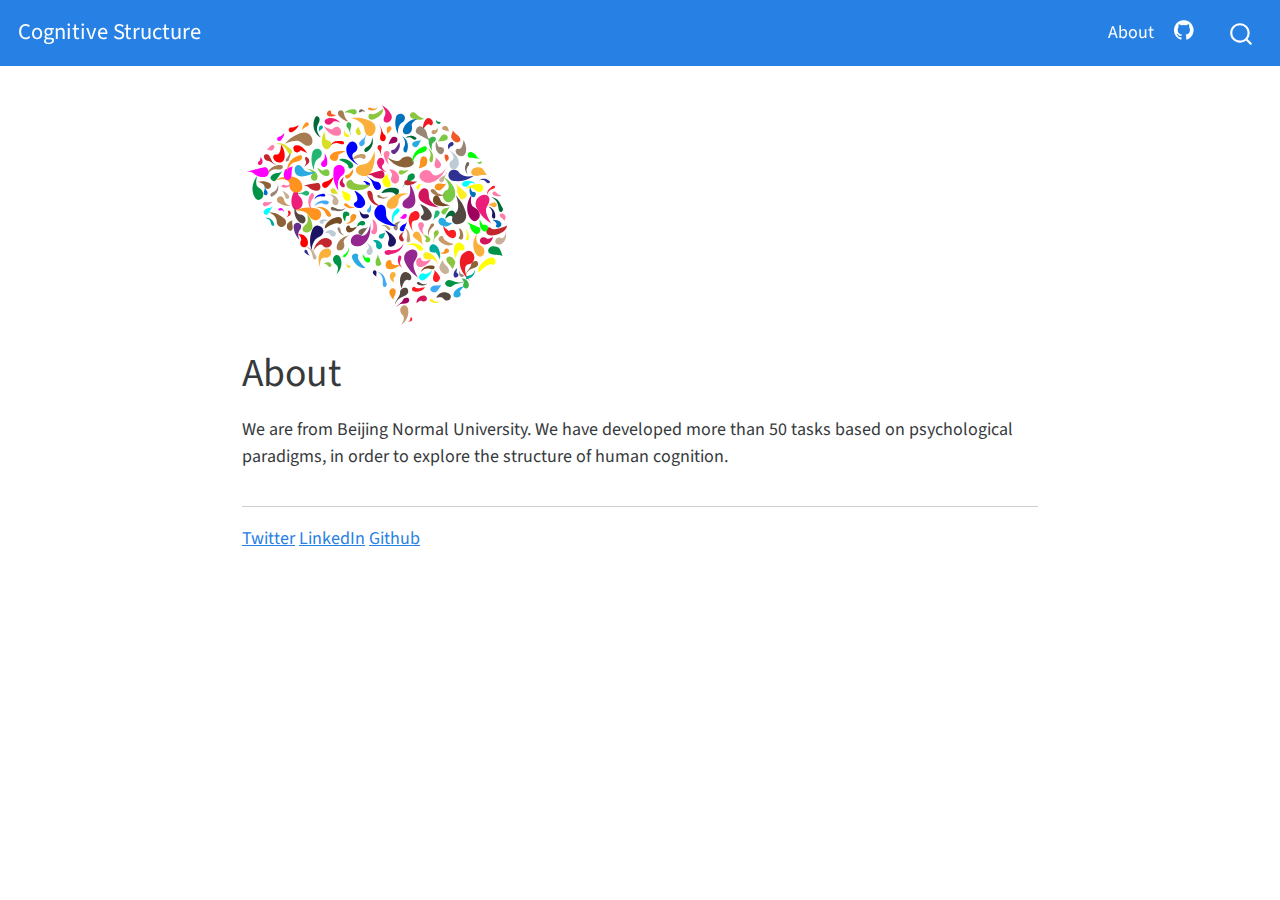
<file: docs/about.html>
<!DOCTYPE html>
<html xmlns="http://www.w3.org/1999/xhtml" lang="en" xml:lang="en"><head>

<meta charset="utf-8">
<meta name="generator" content="quarto-0.9.368">

<meta name="viewport" content="width=device-width, initial-scale=1.0, user-scalable=yes">


<title>Cognitive Structure - About</title>
<style>
code{white-space: pre-wrap;}
span.smallcaps{font-variant: small-caps;}
span.underline{text-decoration: underline;}
div.column{display: inline-block; vertical-align: top; width: 50%;}
div.hanging-indent{margin-left: 1.5em; text-indent: -1.5em;}
ul.task-list{list-style: none;}
</style>

<script src="site_libs/quarto-nav/quarto-nav.js"></script>
<script src="site_libs/quarto-nav/headroom.min.js"></script>
<script src="site_libs/clipboard/clipboard.min.js"></script>
<meta name="quarto:offset" content="./">
<script src="site_libs/quarto-search/autocomplete.umd.js"></script>
<script src="site_libs/quarto-search/fuse.min.js"></script>
<script src="site_libs/quarto-search/quarto-search.js"></script>
<script src="site_libs/quarto-html/quarto.js"></script>
<script src="site_libs/quarto-html/popper.min.js"></script>
<script src="site_libs/quarto-html/tippy.umd.min.js"></script>
<script src="site_libs/quarto-html/anchor.min.js"></script>
<link href="site_libs/quarto-html/tippy.css" rel="stylesheet">
<link id="quarto-text-highlighting-styles" href="site_libs/quarto-html/quarto-syntax-highlighting.css" rel="stylesheet">
<script src="site_libs/bootstrap/bootstrap.min.js"></script>
<link href="site_libs/bootstrap/bootstrap-icons.css" rel="stylesheet">
<link href="site_libs/bootstrap/bootstrap.min.css" rel="stylesheet">
<script id="quarto-search-options" type="application/json">{
  "location": "navbar",
  "copy-button": false,
  "collapse-after": 3,
  "panel-placement": "end",
  "type": "overlay",
  "limit": 20,
  "language": {
    "search-no-results-text": "No results",
    "search-matching-documents-text": "matching documents",
    "search-copy-link-title": "Copy link to search",
    "search-hide-matches-text": "Hide additional matches",
    "search-more-match-text": "more match in this document",
    "search-more-matches-text": "more matches in this document",
    "search-clear-button-title": "Clear",
    "search-detached-cancel-button-title": "Cancel",
    "search-submit-button-title": "Submit"
  }
}</script>


<link rel="stylesheet" href="styles.css">
</head>

<body class="nav-fixed fullcontent">

<div id="quarto-search-results"></div>
  <header id="quarto-header" class="headroom fixed-top">
    <nav class="navbar navbar-expand-lg navbar-dark ">
      <div class="navbar-container container-fluid">
      <a class="navbar-brand" href="./index.html">
    <span class="navbar-title">Cognitive Structure</span>
  </a>
          <button class="navbar-toggler" type="button" data-bs-toggle="collapse" data-bs-target="#navbarCollapse" aria-controls="navbarCollapse" aria-expanded="false" aria-label="Toggle navigation" onclick="if (window.quartoToggleHeadroom) { window.quartoToggleHeadroom(); }">
  <span class="navbar-toggler-icon"></span>
</button>
          <div class="collapse navbar-collapse" id="navbarCollapse">
            <ul class="navbar-nav navbar-nav-scroll ms-auto">
  <li class="nav-item">
    <a class="nav-link active" href="./about.html" aria-current="page">About</a>
  </li>  
  <li class="nav-item compact">
    <a class="nav-link" href="https://github.com/"><i class="bi bi-github" role="img">
</i> 
 </a>
  </li>  
</ul>
              <div id="quarto-search" class="" title="Search"></div>
          </div> <!-- /navcollapse -->
      </div> <!-- /container-fluid -->
    </nav>
</header>
<!-- content -->
<div id="quarto-content" class="quarto-container page-columns page-rows-contents page-layout-article page-navbar">
<!-- sidebar -->
<!-- margin-sidebar -->
    
<!-- main -->
<div class="quarto-about-jolla">
  <img src="profile.svg" class="about-image
  round " style="height: 15em; width: 15em;">
 <header id="title-block-header" class="quarto-title-block default">
<div class="quarto-title">
<h1 class="title">About</h1>
</div>
<div class="quarto-title-meta">
  </div>
</header><main class="content" id="quarto-document-content">
<p>We are from Beijing Normal University. We have developed more than 50 tasks based on psychological paradigms, in order to explore the structure of human cognition.</p>


</main> 
  <hr class="about-sep">
   <div class="about-links">
  <a href="https://twitter.com/psychelzh" class="about-link">Twitter</a>
  <a href="https://www.linkedin.com/in/psychelzh/" class="about-link">LinkedIn</a>
  <a href="https://github.com/psychelzh" class="about-link">Github</a>
</div>
</div>
 <!-- /main -->
<script id="quarto-html-after-body" type="application/javascript">
window.document.addEventListener("DOMContentLoaded", function (event) {
  const icon = "";
  const anchorJS = new window.AnchorJS();
  anchorJS.options = {
    placement: 'right',
    icon: icon
  };
  anchorJS.add('.anchored');
  const clipboard = new window.ClipboardJS('.code-copy-button', {
    target: function(trigger) {
      return trigger.previousElementSibling;
    }
  });
  clipboard.on('success', function(e) {
    // button target
    const button = e.trigger;
    // don't keep focus
    button.blur();
    // flash "checked"
    button.classList.add('code-copy-button-checked');
    var currentTitle = button.getAttribute("title");
    button.setAttribute("title", "Copied!");
    setTimeout(function() {
      button.setAttribute("title", currentTitle);
      button.classList.remove('code-copy-button-checked');
    }, 1000);
    // clear code selection
    e.clearSelection();
  });
  function tippyHover(el, contentFn) {
    const config = {
      allowHTML: true,
      content: contentFn,
      maxWidth: 500,
      delay: 100,
      arrow: false,
      appendTo: function(el) {
          return el.parentElement;
      },
      interactive: true,
      interactiveBorder: 10,
      theme: 'quarto',
      placement: 'bottom-start'
    };
    window.tippy(el, config); 
  }
  const noterefs = window.document.querySelectorAll('a[role="doc-noteref"]');
  for (var i=0; i<noterefs.length; i++) {
    const ref = noterefs[i];
    tippyHover(ref, function() {
      let href = ref.getAttribute('href');
      try { href = new URL(href).hash; } catch {}
      const id = href.replace(/^#\/?/, "");
      const note = window.document.getElementById(id);
      return note.innerHTML;
    });
  }
  var bibliorefs = window.document.querySelectorAll('a[role="doc-biblioref"]');
  for (var i=0; i<bibliorefs.length; i++) {
    const ref = bibliorefs[i];
    const cites = ref.parentNode.getAttribute('data-cites').split(' ');
    tippyHover(ref, function() {
      var popup = window.document.createElement('div');
      cites.forEach(function(cite) {
        var citeDiv = window.document.createElement('div');
        citeDiv.classList.add('hanging-indent');
        citeDiv.classList.add('csl-entry');
        var biblioDiv = window.document.getElementById('ref-' + cite);
        if (biblioDiv) {
          citeDiv.innerHTML = biblioDiv.innerHTML;
        }
        popup.appendChild(citeDiv);
      });
      return popup.innerHTML;
    });
  }
});
</script>
</div> <!-- /content -->



</body></html>
</file>
<file: docs/site_libs/quarto-html/tippy.css>
.tippy-box[data-animation=fade][data-state=hidden]{opacity:0}[data-tippy-root]{max-width:calc(100vw - 10px)}.tippy-box{position:relative;background-color:#333;color:#fff;border-radius:4px;font-size:14px;line-height:1.4;white-space:normal;outline:0;transition-property:transform,visibility,opacity}.tippy-box[data-placement^=top]>.tippy-arrow{bottom:0}.tippy-box[data-placement^=top]>.tippy-arrow:before{bottom:-7px;left:0;border-width:8px 8px 0;border-top-color:initial;transform-origin:center top}.tippy-box[data-placement^=bottom]>.tippy-arrow{top:0}.tippy-box[data-placement^=bottom]>.tippy-arrow:before{top:-7px;left:0;border-width:0 8px 8px;border-bottom-color:initial;transform-origin:center bottom}.tippy-box[data-placement^=left]>.tippy-arrow{right:0}.tippy-box[data-placement^=left]>.tippy-arrow:before{border-width:8px 0 8px 8px;border-left-color:initial;right:-7px;transform-origin:center left}.tippy-box[data-placement^=right]>.tippy-arrow{left:0}.tippy-box[data-placement^=right]>.tippy-arrow:before{left:-7px;border-width:8px 8px 8px 0;border-right-color:initial;transform-origin:center right}.tippy-box[data-inertia][data-state=visible]{transition-timing-function:cubic-bezier(.54,1.5,.38,1.11)}.tippy-arrow{width:16px;height:16px;color:#333}.tippy-arrow:before{content:"";position:absolute;border-color:transparent;border-style:solid}.tippy-content{position:relative;padding:5px 9px;z-index:1}
</file>
<file: docs/site_libs/quarto-html/quarto-syntax-highlighting.css>
/* quarto syntax highlight colors */
:root {
  --quarto-hl-ot-color: #003B4F;
  --quarto-hl-at-color: #657422;
  --quarto-hl-ss-color: #20794D;
  --quarto-hl-an-color: #5E5E5E;
  --quarto-hl-fu-color: #4758AB;
  --quarto-hl-st-color: #20794D;
  --quarto-hl-cf-color: #003B4F;
  --quarto-hl-op-color: #5E5E5E;
  --quarto-hl-er-color: #AD0000;
  --quarto-hl-bn-color: #AD0000;
  --quarto-hl-al-color: #AD0000;
  --quarto-hl-va-color: #111111;
  --quarto-hl-bu-color: inherit;
  --quarto-hl-ex-color: inherit;
  --quarto-hl-pp-color: #AD0000;
  --quarto-hl-in-color: #5E5E5E;
  --quarto-hl-vs-color: #20794D;
  --quarto-hl-wa-color: #5E5E5E;
  --quarto-hl-do-color: #5E5E5E;
  --quarto-hl-im-color: #00769E;
  --quarto-hl-ch-color: #20794D;
  --quarto-hl-dt-color: #AD0000;
  --quarto-hl-fl-color: #AD0000;
  --quarto-hl-co-color: #5E5E5E;
  --quarto-hl-cv-color: #5E5E5E;
  --quarto-hl-cn-color: #8f5902;
  --quarto-hl-sc-color: #5E5E5E;
  --quarto-hl-dv-color: #AD0000;
  --quarto-hl-kw-color: #003B4F;
}

/* other quarto variables */
:root {
  --quarto-font-monospace: SFMono-Regular, Menlo, Monaco, Consolas, "Liberation Mono", "Courier New", monospace;
}

pre > code.sourceCode > span {
  color: #003B4F;
}

code span {
  color: #003B4F;
}

code.sourceCode > span {
  color: #003B4F;
}

div.sourceCode,
div.sourceCode pre.sourceCode {
  color: #003B4F;
}

code span.ot {
  color: #003B4F;
}

code span.at {
  color: #657422;
}

code span.ss {
  color: #20794D;
}

code span.an {
  color: #5E5E5E;
}

code span.fu {
  color: #4758AB;
}

code span.st {
  color: #20794D;
}

code span.cf {
  color: #003B4F;
}

code span.op {
  color: #5E5E5E;
}

code span.er {
  color: #AD0000;
}

code span.bn {
  color: #AD0000;
}

code span.al {
  color: #AD0000;
}

code span.va {
  color: #111111;
}

code span.pp {
  color: #AD0000;
}

code span.in {
  color: #5E5E5E;
}

code span.vs {
  color: #20794D;
}

code span.wa {
  color: #5E5E5E;
  font-style: italic;
}

code span.do {
  color: #5E5E5E;
  font-style: italic;
}

code span.im {
  color: #00769E;
}

code span.ch {
  color: #20794D;
}

code span.dt {
  color: #AD0000;
}

code span.fl {
  color: #AD0000;
}

code span.co {
  color: #5E5E5E;
}

code span.cv {
  color: #5E5E5E;
  font-style: italic;
}

code span.cn {
  color: #8f5902;
}

code span.sc {
  color: #5E5E5E;
}

code span.dv {
  color: #AD0000;
}

code span.kw {
  color: #003B4F;
}

.prevent-inlining {
  content: "</";
}

/*# sourceMappingURL=debc5d5d77c3f9108843748ff7464032.css.map */
</file>
<file: docs/styles.css>
/* css styles */
</file>
<file: docs/site_libs/datatables-css-0.0.0/datatables-crosstalk.css>
.dt-crosstalk-fade {
  opacity: 0.2;
}

html body div.DTS div.dataTables_scrollBody {
  background: none;
}


/*
Fix https://github.com/rstudio/DT/issues/563
If the `table.display` is set to "block" (e.g., pkgdown), the browser will display
datatable objects strangely. The search panel and the page buttons will still be
in full-width but the table body will be "compact" and shorter.
In therory, having this attributes will affect `dom="t"`
with `display: block` users. But in reality, there should be no one.
We may remove the below lines in the future if the upstream agree to have this there.
See https://github.com/DataTables/DataTablesSrc/issues/160
*/

table.dataTable {
  display: table;
}
</file>
<file: docs/site_libs/crosstalk-1.2.0/css/crosstalk.min.css>
.container-fluid.crosstalk-bscols{margin-left:-30px;margin-right:-30px;white-space:normal}body>.container-fluid.crosstalk-bscols{margin-left:auto;margin-right:auto}.crosstalk-input-checkboxgroup .crosstalk-options-group .crosstalk-options-column{display:inline-block;padding-right:12px;vertical-align:top}@media only screen and (max-width: 480px){.crosstalk-input-checkboxgroup .crosstalk-options-group .crosstalk-options-column{display:block;padding-right:inherit}}.crosstalk-input{margin-bottom:15px}.crosstalk-input .control-label{margin-bottom:0;vertical-align:middle}.crosstalk-input input[type="checkbox"]{margin:4px 0 0;margin-top:1px;line-height:normal}.crosstalk-input .checkbox{position:relative;display:block;margin-top:10px;margin-bottom:10px}.crosstalk-input .checkbox>label{padding-left:20px;margin-bottom:0;font-weight:400;cursor:pointer}.crosstalk-input .checkbox input[type="checkbox"],.crosstalk-input .checkbox-inline input[type="checkbox"]{position:absolute;margin-top:2px;margin-left:-20px}.crosstalk-input .checkbox+.checkbox{margin-top:-5px}.crosstalk-input .checkbox-inline{position:relative;display:inline-block;padding-left:20px;margin-bottom:0;font-weight:400;vertical-align:middle;cursor:pointer}.crosstalk-input .checkbox-inline+.checkbox-inline{margin-top:0;margin-left:10px}
</file>
